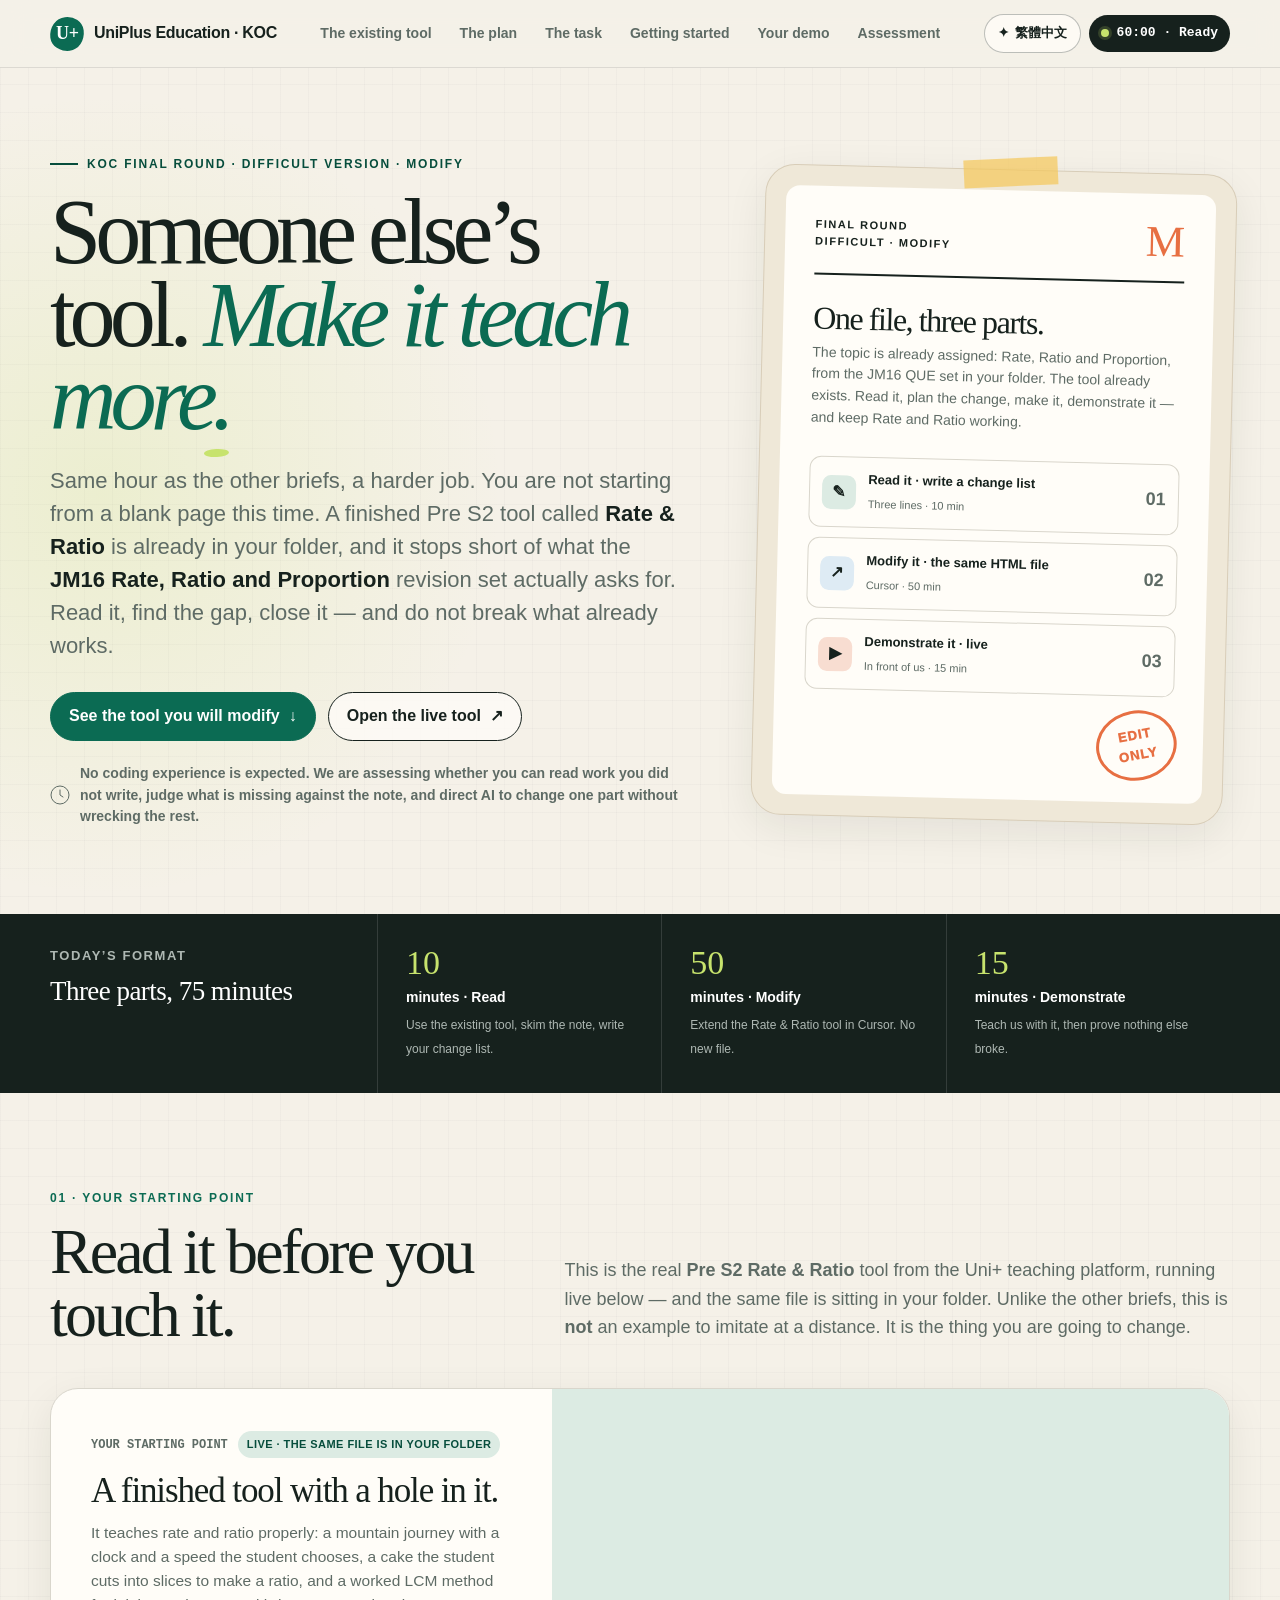
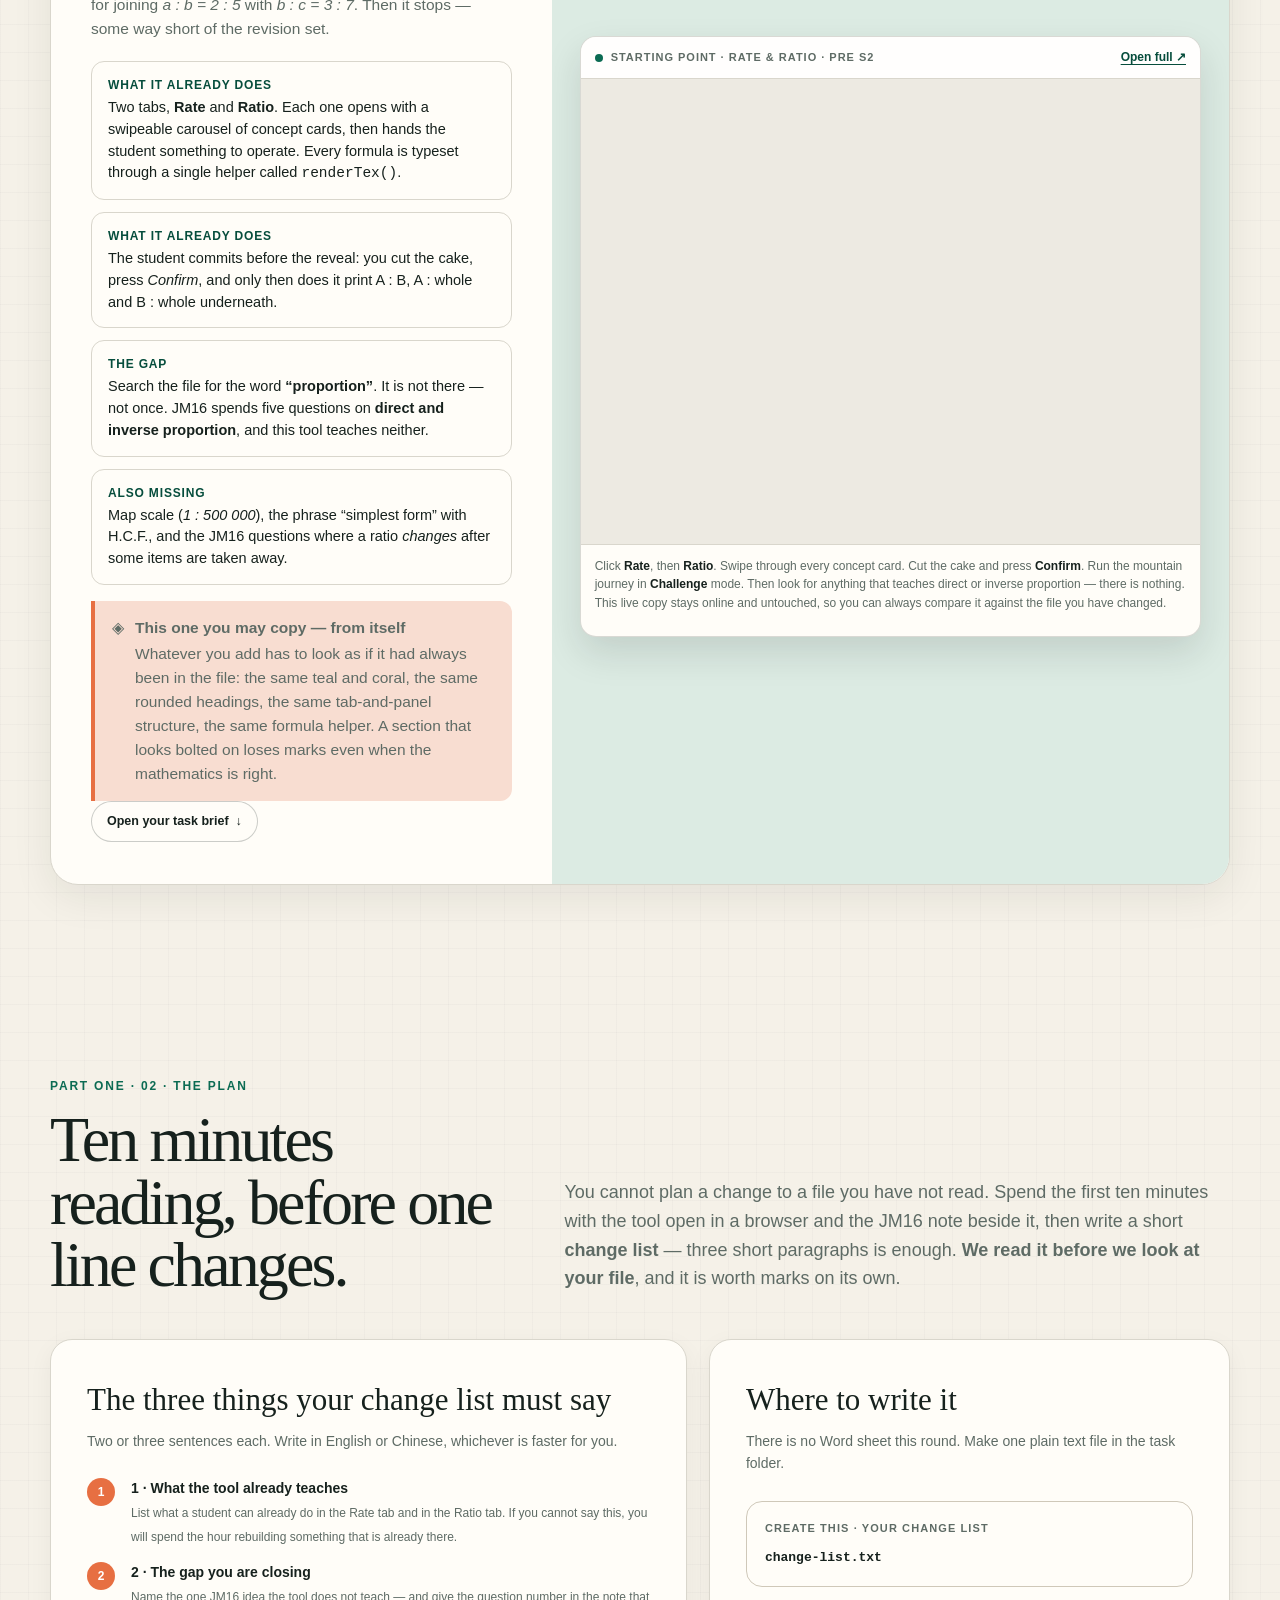
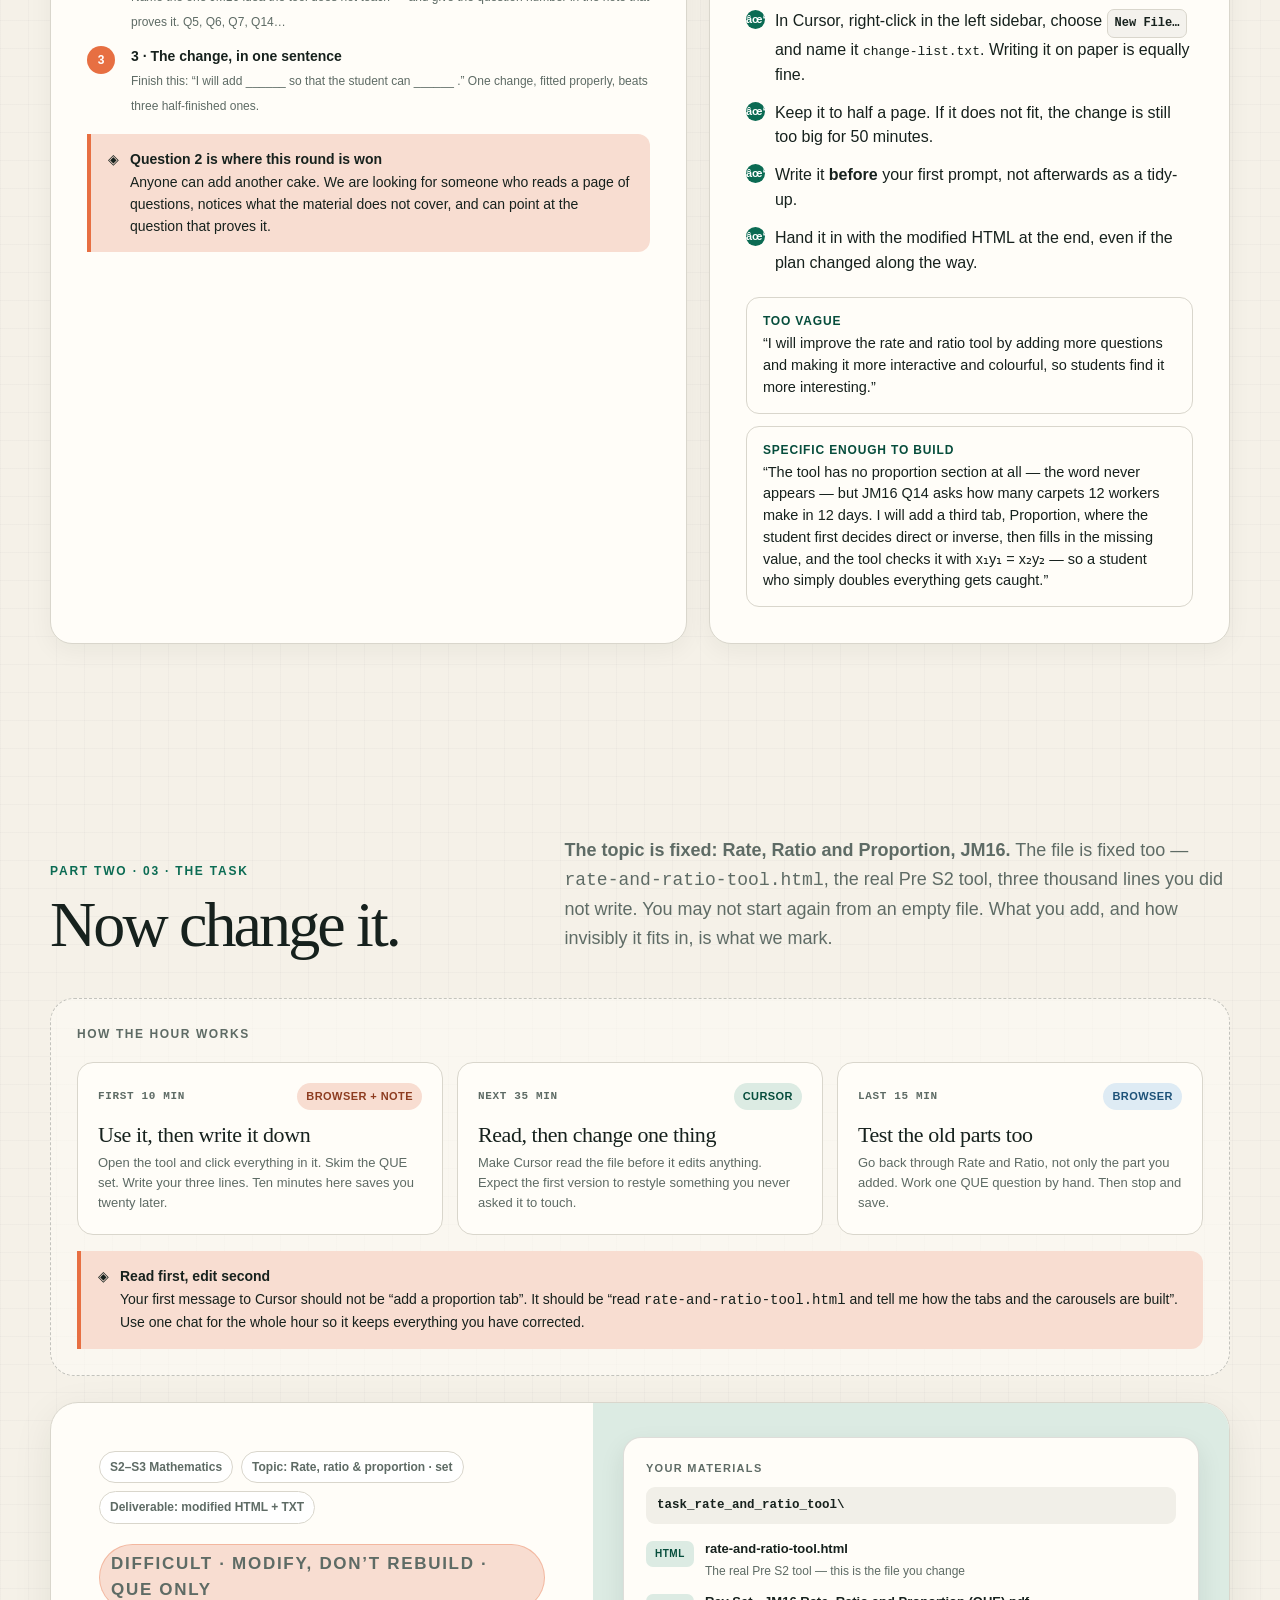
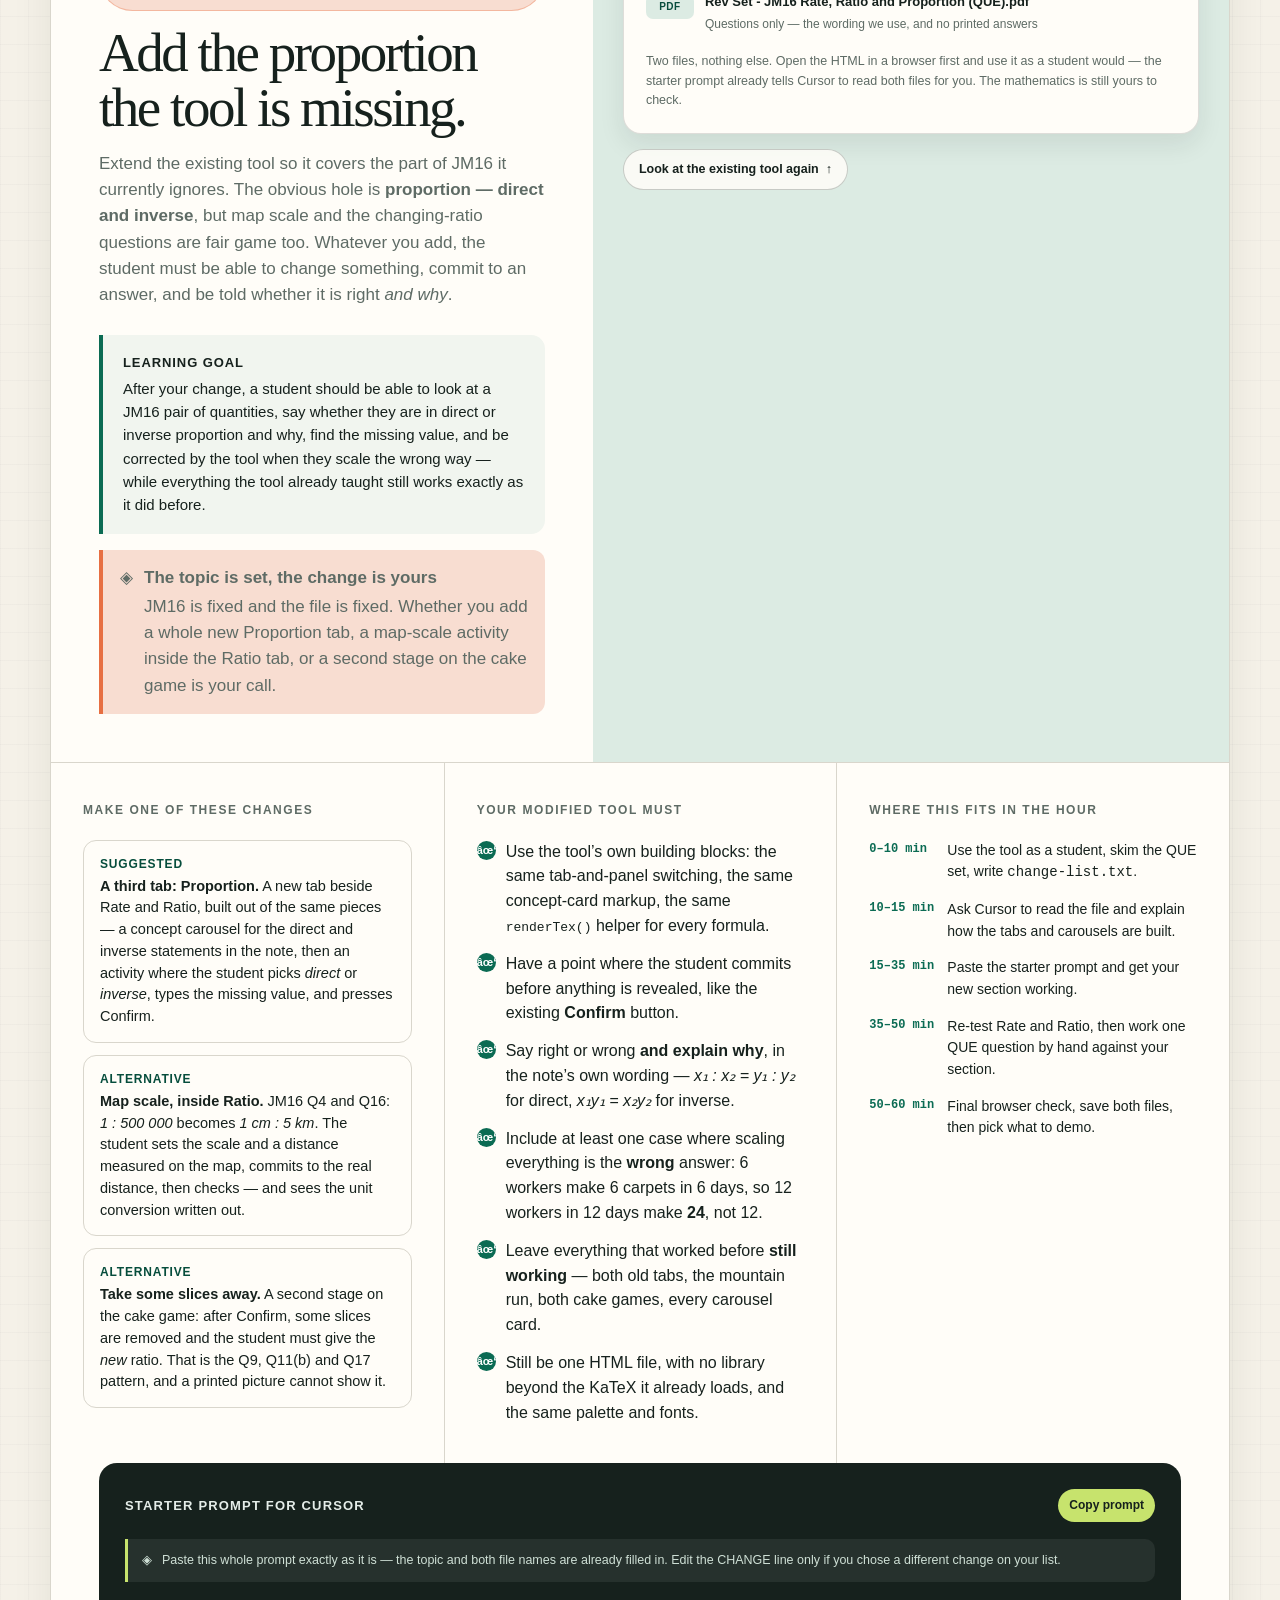
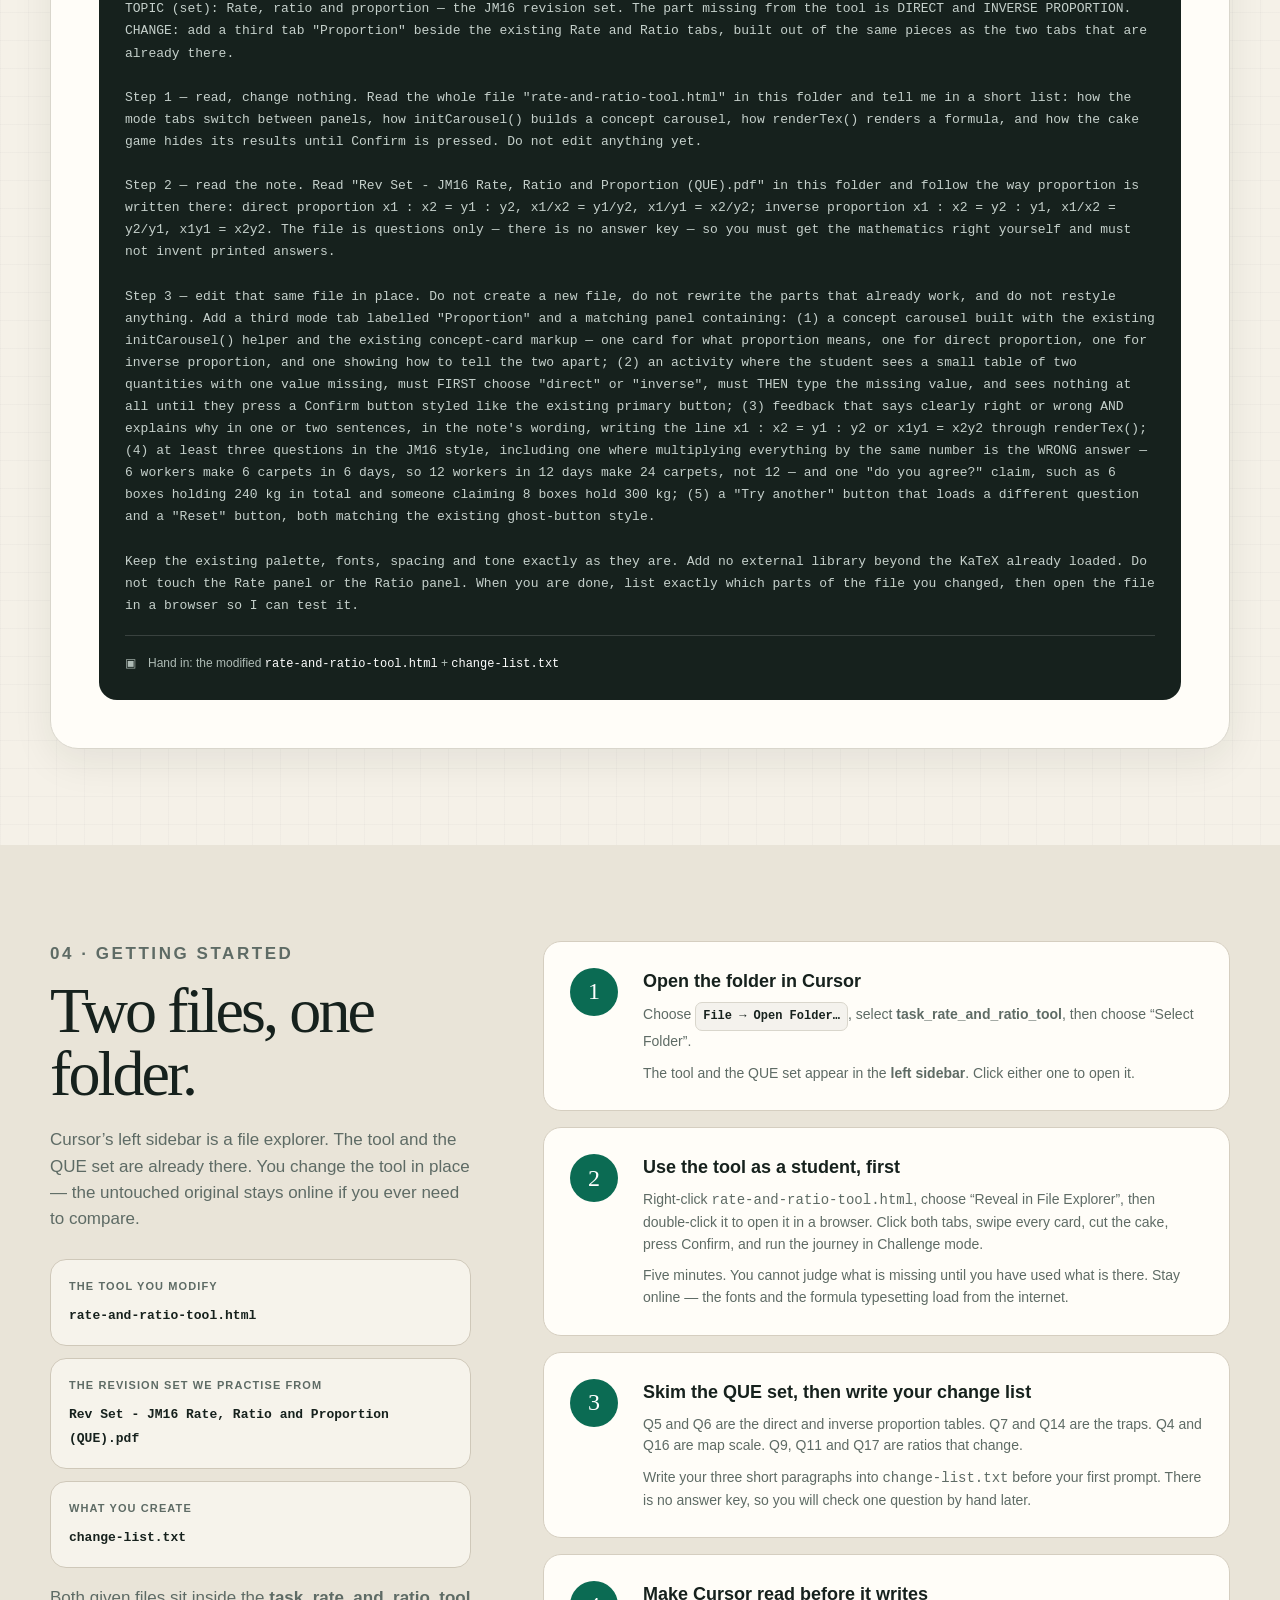
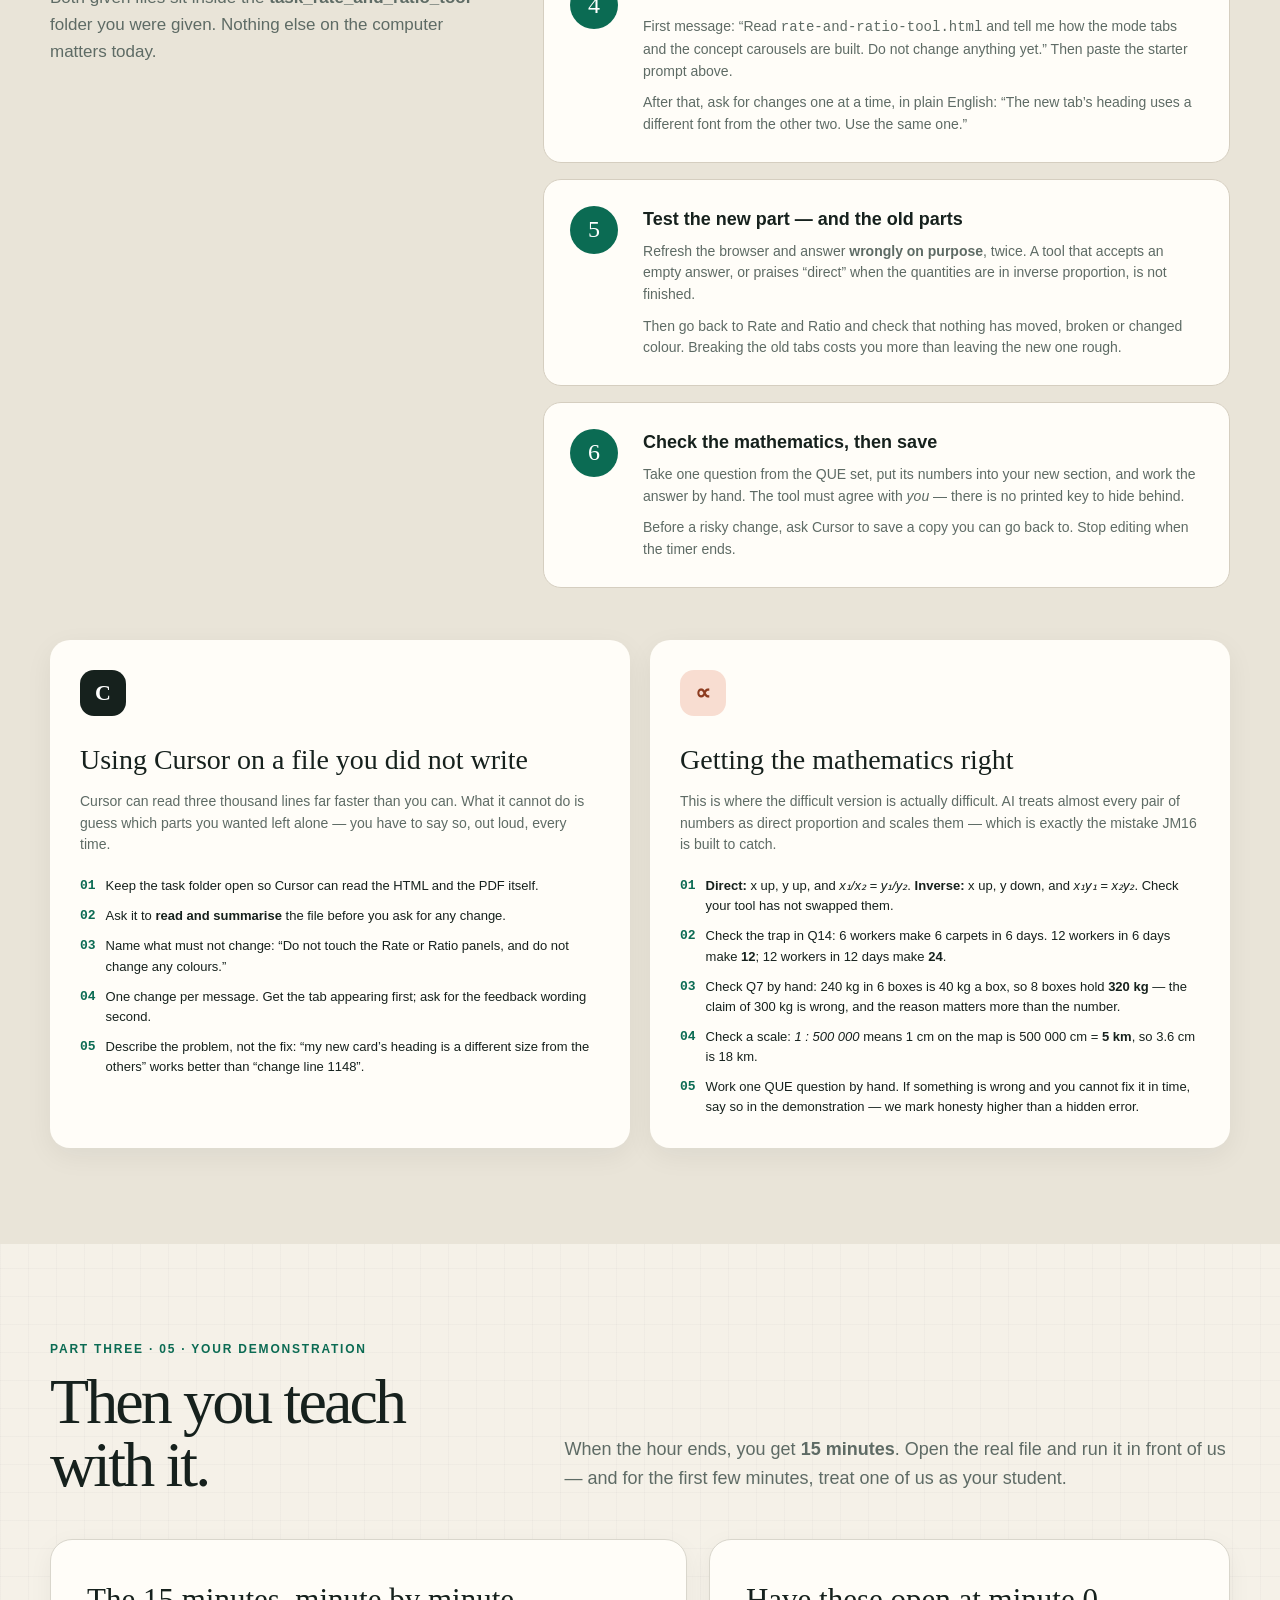
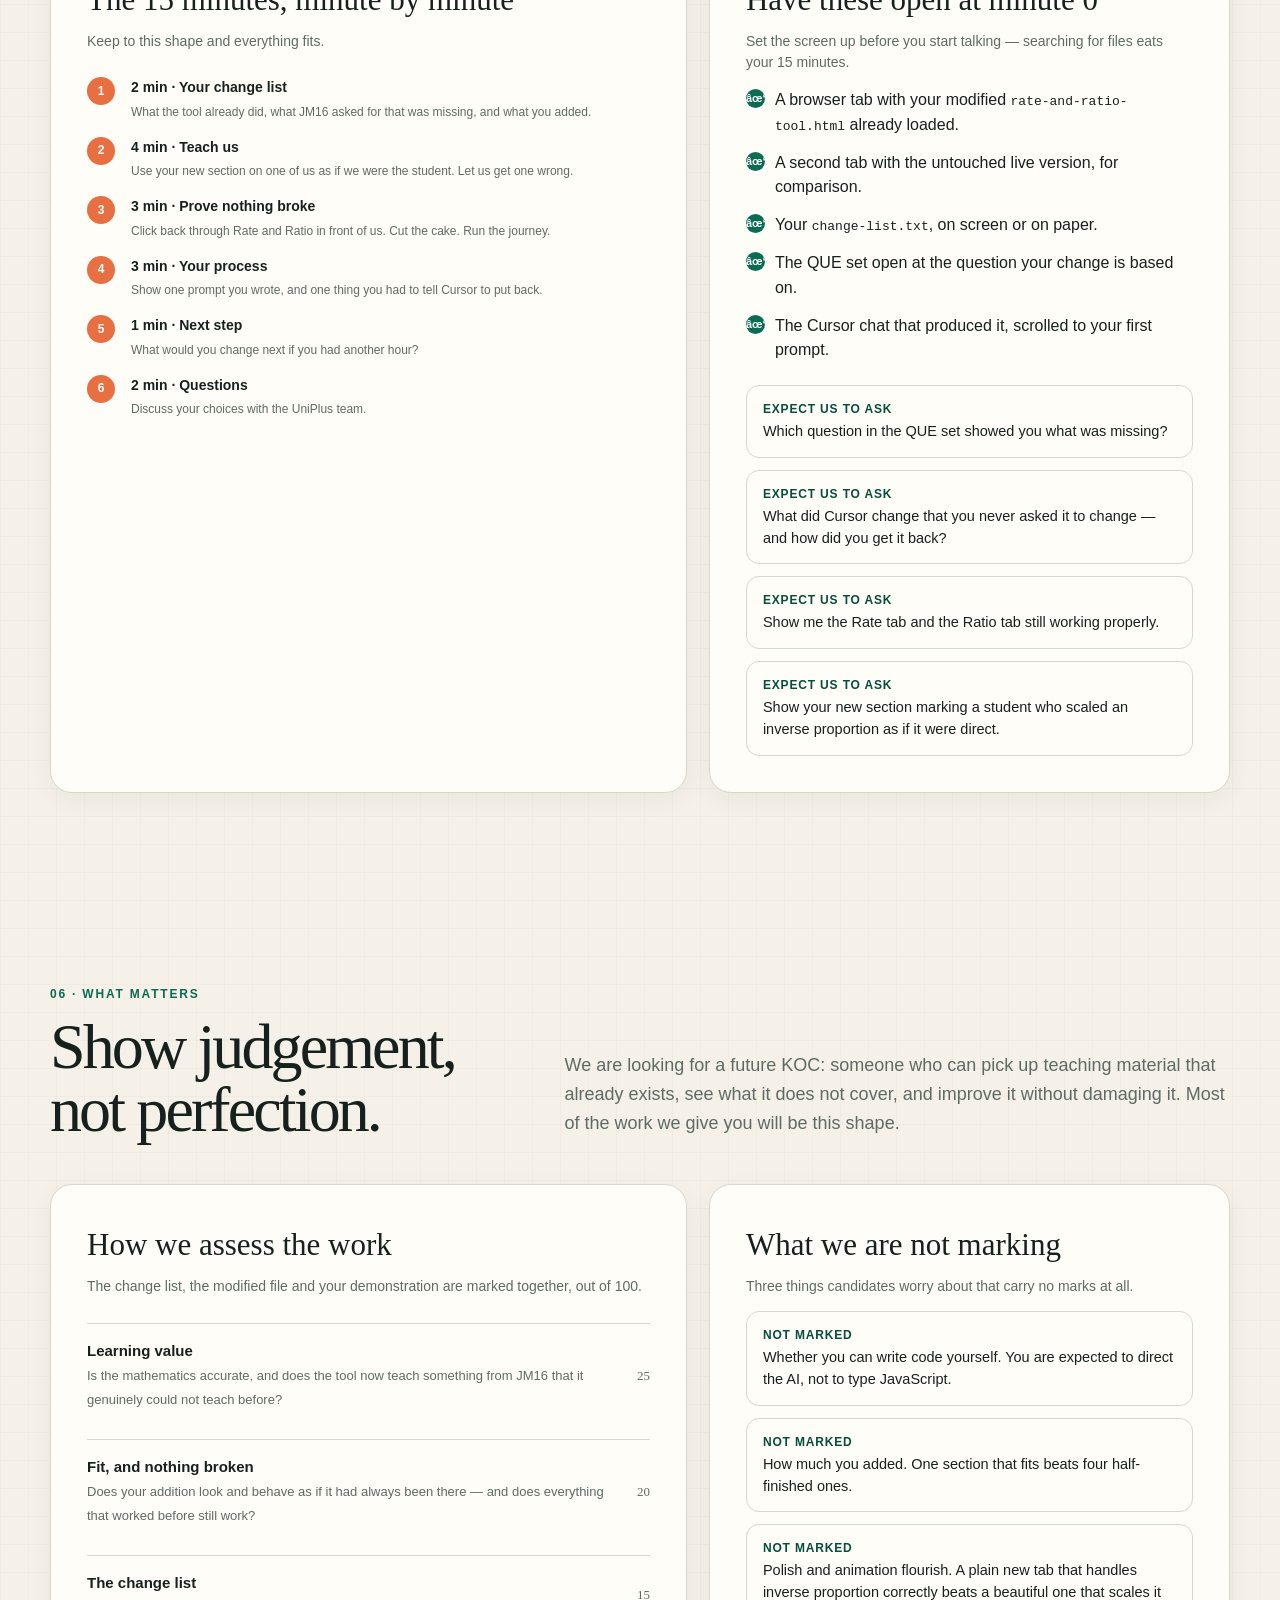
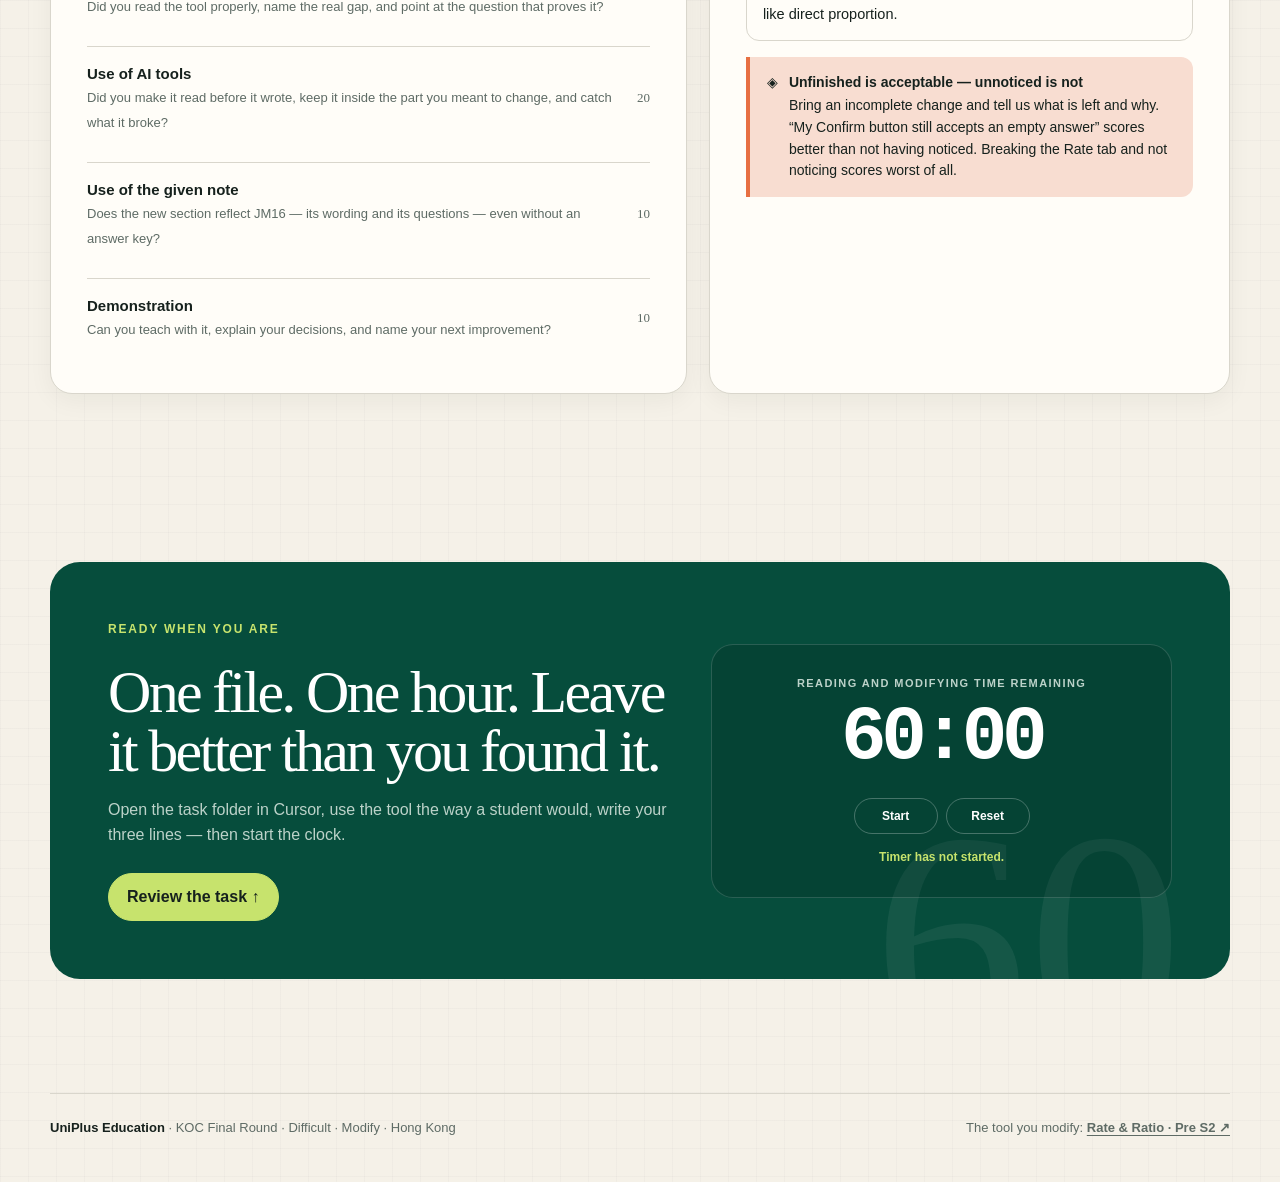
<file: third-round-interview-difficult-rate-ratio/index.html>
<!doctype html>
<html lang="en">
<head>
  <meta charset="utf-8">
  <meta name="viewport" content="width=device-width, initial-scale=1">
  <meta name="description" content="UniPlus Education KOC final round difficult task — read a finished Pre S2 Rate & Ratio tool, find what the JM16 revision set asks for and it does not teach, then extend it in 50 minutes without breaking what already works.">
  <title>UniPlus KOC · Final Round · Difficult · Modify</title>
  <link rel="stylesheet" href="styles.css">
</head>
<body>
  <a class="skip-link" href="#main" data-i18n="skip">Skip to the task</a>

  <header class="topbar">
    <a class="brand" href="#top" aria-label="UniPlus KOC recruitment home">
      <span class="brand-mark" aria-hidden="true"><span>U+</span></span>
      <span class="brand-text">UniPlus Education · KOC</span>
    </a>
    <nav class="nav-links" aria-label="Page sections">
      <a href="#demo" data-i18n="nav.demo">The existing tool</a>
      <a href="#plan" data-i18n="nav.plan">The plan</a>
      <a href="#task" data-i18n="nav.task">The task</a>
      <a href="#setup" data-i18n="nav.setup">Getting started</a>
      <a href="#present" data-i18n="nav.present">Your demo</a>
      <a href="#assessment" data-i18n="nav.assessment">Assessment</a>
    </nav>
    <div class="topbar-actions">
      <button class="lang-toggle" id="langToggle" type="button" lang="zh-Hant" aria-label="切換至繁體中文">
        <span aria-hidden="true">✦</span>
        <span id="langToggleText">繁體中文</span>
      </button>
      <button class="timer-chip" id="timerChip" type="button" aria-label="Jump to the 60 minute timer">
        <span class="timer-dot" aria-hidden="true"></span>
        <span id="timerChipText">60:00 · Ready</span>
      </button>
    </div>
  </header>

  <main id="main">
    <section class="container hero" id="top">
      <div>
        <p class="eyebrow" data-i18n="hero.eyebrow">KOC final round · difficult version · modify</p>
        <h1 data-i18n="hero.h1">Someone else’s tool. <em>Make it teach more.</em></h1>
        <p class="hero-lede" data-i18n="hero.lede">
          Same hour as the other briefs, a harder job. You are not starting from a blank page this
          time. A finished Pre S2 tool called <strong>Rate &amp; Ratio</strong> is already in your
          folder, and it stops short of what the <strong>JM16 Rate, Ratio and Proportion</strong>
          revision set actually asks for. Read it, find the gap, close it — and do not break what
          already works.
        </p>
        <div class="button-row">
          <a class="button primary" href="#demo">
            <span data-i18n="hero.cta1">See the tool you will modify</span>
            <span aria-hidden="true">↓</span>
          </a>
          <a class="button secondary" href="https://unipluseducationact-ctrl.github.io/teaching_platform/Rate_and_Ratio/index.html" target="_blank" rel="noopener">
            <span data-i18n="hero.cta2">Open the live tool</span>
            <span aria-hidden="true">↗</span>
          </a>
        </div>
        <p class="hero-note">
          <svg width="20" height="20" viewBox="0 0 20 20" aria-hidden="true">
            <circle cx="10" cy="10" r="9" fill="none" stroke="currentColor"/>
            <path d="M10 5v5l3 2" fill="none" stroke="currentColor" stroke-linecap="round"/>
          </svg>
          <span data-i18n="hero.note">No coding experience is expected. We are assessing whether you can read work you did not write, judge what is missing against the note, and direct AI to change one part without wrecking the rest.</span>
        </p>
      </div>

      <div class="hero-board" aria-label="Final round difficult modify task sheet illustration">
        <div class="board-sheet">
          <div class="sheet-top">
            <span class="sheet-kicker" data-i18n="sheet.kicker">Final round<br>Difficult · modify</span>
            <span class="sheet-number difficult">M</span>
          </div>
          <h2 class="sheet-title" data-i18n="sheet.title">One file, three parts.</h2>
          <p class="sheet-subtitle" data-i18n="sheet.subtitle">The topic is already assigned: Rate, Ratio and Proportion, from the JM16 QUE set in your folder. The tool already exists. Read it, plan the change, make it, demonstrate it — and keep Rate and Ratio working.</p>
          <div class="sheet-options">
            <div class="sheet-option">
              <span>✎</span>
              <span data-i18n="sheet.opt1"><strong>Read it · write a change list</strong><small>Three lines · 10 min</small></span>
              <b>01</b>
            </div>
            <div class="sheet-option">
              <span>↗</span>
              <span data-i18n="sheet.opt2"><strong>Modify it · the same HTML file</strong><small>Cursor · 50 min</small></span>
              <b>02</b>
            </div>
            <div class="sheet-option">
              <span>▶</span>
              <span data-i18n="sheet.opt3"><strong>Demonstrate it · live</strong><small>In front of us · 15 min</small></span>
              <b>03</b>
            </div>
          </div>
          <div class="sheet-stamp difficult" data-i18n="sheet.stamp">EDIT<br>only</div>
        </div>
      </div>
    </section>

    <section class="format-strip" aria-label="Interview format">
      <div class="container format-grid">
        <div class="format-intro">
          <p data-i18n="format.kicker">Today’s format</p>
          <strong data-i18n="format.total">Three parts, 75 minutes</strong>
        </div>
        <div class="format-item">
          <span>10</span>
          <strong data-i18n="format.1label">minutes · Read</strong>
          <small data-i18n="format.1note">Use the existing tool, skim the note, write your change list.</small>
        </div>
        <div class="format-item">
          <span>50</span>
          <strong data-i18n="format.2label">minutes · Modify</strong>
          <small data-i18n="format.2note">Extend the Rate &amp; Ratio tool in Cursor. No new file.</small>
        </div>
        <div class="format-item">
          <span>15</span>
          <strong data-i18n="format.3label">minutes · Demonstrate</strong>
          <small data-i18n="format.3note">Teach us with it, then prove nothing else broke.</small>
        </div>
      </div>
    </section>

    <section class="section container" id="demo">
      <div class="section-head">
        <div>
          <p class="section-label" data-i18n="demo.label">01 · Your starting point</p>
          <h2 data-i18n="demo.h2">Read it before you touch it.</h2>
        </div>
        <p data-i18n="demo.intro">
          This is the real <strong>Pre S2 Rate &amp; Ratio</strong> tool from the Uni+ teaching
          platform, running live below — and the same file is sitting in your folder. Unlike the other
          briefs, this is <strong>not</strong> an example to imitate at a distance. It is the thing you
          are going to change.
        </p>
      </div>

      <div class="demo-stack">
        <article class="demo-row" id="demo-tool">
          <div class="demo-copy">
            <div class="demo-head">
              <span class="demo-no" data-i18n="demo.tool.no">YOUR STARTING POINT</span>
              <span class="tool-tag cursor" data-i18n="demo.tool.tag">Live · the same file is in your folder</span>
            </div>
            <h3 data-i18n="demo.tool.h3">A finished tool with a hole in it.</h3>
            <p data-i18n="demo.tool.p">
              It teaches rate and ratio properly: a mountain journey with a clock and a speed the
              student chooses, a cake the student cuts into slices to make a ratio, and a worked LCM
              method for joining <em>a : b = 2 : 5</em> with <em>b : c = 3 : 7</em>. Then it stops —
              some way short of the revision set.
            </p>
            <ul class="idea-list" style="margin-top: 20px">
              <li data-i18n="demo.tool.n1"><b>What it already does</b>Two tabs, <strong>Rate</strong> and <strong>Ratio</strong>. Each one opens with a swipeable carousel of concept cards, then hands the student something to operate. Every formula is typeset through a single helper called <code>renderTex()</code>.</li>
              <li data-i18n="demo.tool.n2"><b>What it already does</b>The student commits before the reveal: you cut the cake, press <em>Confirm</em>, and only then does it print A : B, A : whole and B : whole underneath.</li>
              <li data-i18n="demo.tool.n3"><b>The gap</b>Search the file for the word <strong>“proportion”</strong>. It is not there — not once. JM16 spends five questions on <strong>direct and inverse proportion</strong>, and this tool teaches neither.</li>
              <li data-i18n="demo.tool.n4"><b>Also missing</b>Map scale (<em>1 : 500 000</em>), the phrase “simplest form” with H.C.F., and the JM16 questions where a ratio <em>changes</em> after some items are taken away.</li>
            </ul>
            <p class="workflow-hint">
              <span aria-hidden="true">◈</span>
              <span data-i18n="demo.tool.hint">
                <strong>This one you may copy — from itself</strong>
                Whatever you add has to look as if it had always been in the file: the same teal and
                coral, the same rounded headings, the same tab-and-panel structure, the same formula
                helper. A section that looks bolted on loses marks even when the mathematics is right.
              </span>
            </p>
            <a class="jump-link" href="#task"><span data-i18n="demo.tool.jump">Open your task brief</span> <span aria-hidden="true">↓</span></a>
          </div>
          <div class="task-visual tool-visual">
            <div class="example-frame">
              <div class="example-bar">
                <span class="example-label" data-i18n="demo.tool.caption">Starting point · Rate &amp; Ratio · Pre S2</span>
                <a class="example-link" href="https://unipluseducationact-ctrl.github.io/teaching_platform/Rate_and_Ratio/index.html" target="_blank" rel="noopener" data-i18n="common.openfull">Open full ↗</a>
              </div>
              <div class="example-embed cropped rr-tool" data-scale-embed>
                <iframe src="https://unipluseducationact-ctrl.github.io/teaching_platform/Rate_and_Ratio/index.html" title="Your starting point: the Pre S2 Rate and Ratio interactive tool" loading="lazy"></iframe>
              </div>
              <p class="example-note" data-i18n="demo.tool.note">
                Click <strong>Rate</strong>, then <strong>Ratio</strong>. Swipe through every concept
                card. Cut the cake and press <strong>Confirm</strong>. Run the mountain journey in
                <strong>Challenge</strong> mode. Then look for anything that teaches direct or inverse
                proportion — there is nothing. This live copy stays online and untouched, so you can
                always compare it against the file you have changed.
              </p>
            </div>
          </div>
        </article>
      </div>
    </section>

    <section class="section container" id="plan">
      <div class="section-head">
        <div>
          <p class="section-label" data-i18n="plan.label">Part one · 02 · The plan</p>
          <h2 data-i18n="plan.h2">Ten minutes reading, before one line changes.</h2>
        </div>
        <p data-i18n="plan.intro">
          You cannot plan a change to a file you have not read. Spend the first ten minutes with the
          tool open in a browser and the JM16 note beside it, then write a short <strong>change
          list</strong> — three short paragraphs is enough. <strong>We read it before we look at your
          file</strong>, and it is worth marks on its own.
        </p>
      </div>

      <div class="rules-grid">
        <article class="presentation-card">
          <h3 data-i18n="plan.qh3">The three things your change list must say</h3>
          <p class="card-intro" data-i18n="plan.qintro">Two or three sentences each. Write in English or Chinese, whichever is faster for you.</p>
          <ol class="presentation-list">
            <li><div data-i18n="plan.q1"><strong>1 · What the tool already teaches</strong><span>List what a student can already do in the Rate tab and in the Ratio tab. If you cannot say this, you will spend the hour rebuilding something that is already there.</span></div></li>
            <li><div data-i18n="plan.q2"><strong>2 · The gap you are closing</strong><span>Name the one JM16 idea the tool does not teach — and give the question number in the note that proves it. Q5, Q6, Q7, Q14…</span></div></li>
            <li><div data-i18n="plan.q3"><strong>3 · The change, in one sentence</strong><span>Finish this: “I will add ______ so that the student can ______ .” One change, fitted properly, beats three half-finished ones.</span></div></li>
          </ol>
          <p class="workflow-hint">
            <span aria-hidden="true">◈</span>
            <span data-i18n="plan.hint">
              <strong>Question 2 is where this round is won</strong>
              Anyone can add another cake. We are looking for someone who reads a page of questions,
              notices what the material does not cover, and can point at the question that proves it.
            </span>
          </p>
        </article>

        <article class="presentation-card">
          <h3 data-i18n="plan.fileh3">Where to write it</h3>
          <p class="card-intro" data-i18n="plan.fileintro">There is no Word sheet this round. Make one plain text file in the task folder.</p>
          <div class="path-card">
            <span data-i18n="plan.filelabel">Create this · your change list</span>
            <code>change-list.txt</code>
          </div>
          <ul class="requirement-list" style="margin-top: 22px">
            <li data-i18n="plan.f1">In Cursor, right-click in the left sidebar, choose <span class="ui-callout">New File…</span> and name it <code>change-list.txt</code>. Writing it on paper is equally fine.</li>
            <li data-i18n="plan.f2">Keep it to half a page. If it does not fit, the change is still too big for 50 minutes.</li>
            <li data-i18n="plan.f3">Write it <strong>before</strong> your first prompt, not afterwards as a tidy-up.</li>
            <li data-i18n="plan.f4">Hand it in with the modified HTML at the end, even if the plan changed along the way.</li>
          </ul>
          <ul class="idea-list" style="margin-top: 22px">
            <li data-i18n="plan.weak"><b>Too vague</b>“I will improve the rate and ratio tool by adding more questions and making it more interactive and colourful, so students find it more interesting.”</li>
            <li data-i18n="plan.strong"><b>Specific enough to build</b>“The tool has no proportion section at all — the word never appears — but JM16 Q14 asks how many carpets 12 workers make in 12 days. I will add a third tab, Proportion, where the student first decides direct or inverse, then fills in the missing value, and the tool checks it with x₁y₁ = x₂y₂ — so a student who simply doubles everything gets caught.”</li>
          </ul>
        </article>
      </div>
    </section>

    <section class="section container" id="task">
      <div class="section-head">
        <div>
          <p class="section-label" data-i18n="task.label">Part two · 03 · The task</p>
          <h2 data-i18n="task.h2">Now change it.</h2>
        </div>
        <p data-i18n="task.intro">
          <strong>The topic is fixed: Rate, Ratio and Proportion, JM16.</strong> The file is fixed too
          — <code>rate-and-ratio-tool.html</code>, the real Pre S2 tool, three thousand lines you did
          not write. You may not start again from an empty file. What you add, and how invisibly it
          fits in, is what we mark.
        </p>
      </div>

      <div class="workflow">
        <p class="workflow-title" data-i18n="workflow.title">How the hour works</p>
        <div class="workflow-grid">
          <article class="lane">
            <div class="lane-head">
              <span class="lane-no" data-i18n="workflow.lane1">First 10 min</span>
              <span class="tool-tag youmind" data-i18n="workflow.tag1">Browser + note</span>
            </div>
            <h3 data-i18n="workflow.lane1h">Use it, then write it down</h3>
            <p data-i18n="workflow.lane1p">Open the tool and click everything in it. Skim the QUE set. Write your three lines. Ten minutes here saves you twenty later.</p>
          </article>
          <article class="lane">
            <div class="lane-head">
              <span class="lane-no" data-i18n="workflow.lane2">Next 35 min</span>
              <span class="tool-tag cursor" data-i18n="workflow.tag2">Cursor</span>
            </div>
            <h3 data-i18n="workflow.lane2h">Read, then change one thing</h3>
            <p data-i18n="workflow.lane2p">Make Cursor read the file before it edits anything. Expect the first version to restyle something you never asked it to touch.</p>
          </article>
          <article class="lane">
            <div class="lane-head">
              <span class="lane-no" data-i18n="workflow.lane3">Last 15 min</span>
              <span class="tool-tag manim" data-i18n="workflow.tag3">Browser</span>
            </div>
            <h3 data-i18n="workflow.lane3h">Test the old parts too</h3>
            <p data-i18n="workflow.lane3p">Go back through Rate and Ratio, not only the part you added. Work one QUE question by hand. Then stop and save.</p>
          </article>
        </div>
        <p class="workflow-hint">
          <span aria-hidden="true">◈</span>
          <span data-i18n="workflow.hint">
            <strong>Read first, edit second</strong>
            Your first message to Cursor should not be “add a proportion tab”. It should be “read
            <code>rate-and-ratio-tool.html</code> and tell me how the tabs and the carousels are
            built”. Use one chat for the whole hour so it keeps everything you have corrected.
          </span>
        </p>
      </div>

      <article class="task-panel active" id="panel-tool">
        <div class="task-hero">
          <div class="task-copy">
            <div class="task-badges">
              <span class="badge" data-i18n="common.subject">S2–S3 Mathematics</span>
              <span class="badge" data-i18n="task.badge.topic">Topic: Rate, ratio &amp; proportion · set</span>
              <span class="badge" data-i18n="task.badge.deliverable">Deliverable: modified HTML + TXT</span>
            </div>
            <p class="difficult-chip" data-i18n="task.chip">Difficult · modify, don’t rebuild · QUE only</p>
            <h3 data-i18n="task.h3">Add the proportion the tool is missing.</h3>
            <p data-i18n="task.p">
              Extend the existing tool so it covers the part of JM16 it currently ignores. The obvious
              hole is <strong>proportion — direct and inverse</strong>, but map scale and the
              changing-ratio questions are fair game too. Whatever you add, the student must be able
              to change something, commit to an answer, and be told whether it is right
              <em>and why</em>.
            </p>
            <div class="brief-box">
              <strong data-i18n="common.goal">Learning goal</strong>
              <p data-i18n="task.goal">After your change, a student should be able to look at a JM16 pair of quantities, say whether they are in direct or inverse proportion and why, find the missing value, and be corrected by the tool when they scale the wrong way — while everything the tool already taught still works exactly as it did before.</p>
            </div>
            <p class="workflow-hint">
              <span aria-hidden="true">◈</span>
              <span data-i18n="task.hint">
                <strong>The topic is set, the change is yours</strong>
                JM16 is fixed and the file is fixed. Whether you add a whole new Proportion tab, a
                map-scale activity inside the Ratio tab, or a second stage on the cake game is your
                call.
              </span>
            </p>
          </div>
          <div class="task-side tool-visual">
            <div class="materials-card">
              <p class="materials-title" data-i18n="task.materials">Your materials</p>
              <code class="materials-path">task_rate_and_ratio_tool\</code>
              <ul class="materials-list">
                <li>
                  <span>HTML</span>
                  <div><strong>rate-and-ratio-tool.html</strong><small data-i18n="task.file1">The real Pre S2 tool — this is the file you change</small></div>
                </li>
                <li>
                  <span>PDF</span>
                  <div><strong>Rev Set - JM16 Rate, Ratio and Proportion (QUE).pdf</strong><small data-i18n="task.file2">Questions only — the wording we use, and no printed answers</small></div>
                </li>
              </ul>
              <p class="materials-note" data-i18n="task.materialsnote">
                Two files, nothing else. Open the HTML in a browser first and use it as a student
                would — the starter prompt already tells Cursor to read both files for you. The
                mathematics is still yours to check.
              </p>
            </div>
            <a class="jump-link" href="#demo-tool"><span data-i18n="task.seedemo">Look at the existing tool again</span> <span aria-hidden="true">↑</span></a>
          </div>
        </div>
        <div class="task-details three">
          <div class="detail-col">
            <p class="detail-title" data-i18n="task.ideas">Make one of these changes</p>
            <ul class="idea-list">
              <li data-i18n="task.idea1"><b>Suggested</b><strong>A third tab: Proportion.</strong> A new tab beside Rate and Ratio, built out of the same pieces — a concept carousel for the direct and inverse statements in the note, then an activity where the student picks <em>direct</em> or <em>inverse</em>, types the missing value, and presses Confirm.</li>
              <li data-i18n="task.idea2"><b>Alternative</b><strong>Map scale, inside Ratio.</strong> JM16 Q4 and Q16: <em>1 : 500 000</em> becomes <em>1 cm : 5 km</em>. The student sets the scale and a distance measured on the map, commits to the real distance, then checks — and sees the unit conversion written out.</li>
              <li data-i18n="task.idea3"><b>Alternative</b><strong>Take some slices away.</strong> A second stage on the cake game: after Confirm, some slices are removed and the student must give the <em>new</em> ratio. That is the Q9, Q11(b) and Q17 pattern, and a printed picture cannot show it.</li>
            </ul>
          </div>
          <div class="detail-col">
            <p class="detail-title" data-i18n="task.reqtitle">Your modified tool must</p>
            <ul class="requirement-list">
              <li data-i18n="task.req1">Use the tool’s own building blocks: the same tab-and-panel switching, the same concept-card markup, the same <code>renderTex()</code> helper for every formula.</li>
              <li data-i18n="task.req2">Have a point where the student commits before anything is revealed, like the existing <strong>Confirm</strong> button.</li>
              <li data-i18n="task.req3">Say right or wrong <strong>and explain why</strong>, in the note’s own wording — <em>x₁ : x₂ = y₁ : y₂</em> for direct, <em>x₁y₁ = x₂y₂</em> for inverse.</li>
              <li data-i18n="task.req4">Include at least one case where scaling everything is the <strong>wrong</strong> answer: 6 workers make 6 carpets in 6 days, so 12 workers in 12 days make <strong>24</strong>, not 12.</li>
              <li data-i18n="task.req5">Leave everything that worked before <strong>still working</strong> — both old tabs, the mountain run, both cake games, every carousel card.</li>
              <li data-i18n="task.req6">Still be one HTML file, with no library beyond the KaTeX it already loads, and the same palette and fonts.</li>
            </ul>
          </div>
          <div class="detail-col">
            <p class="detail-title" data-i18n="common.timeline">Where this fits in the hour</p>
            <ol class="timeline-list">
              <li><strong>0–10 min</strong><span data-i18n="task.t1">Use the tool as a student, skim the QUE set, write <code>change-list.txt</code>.</span></li>
              <li><strong>10–15 min</strong><span data-i18n="task.t2">Ask Cursor to read the file and explain how the tabs and carousels are built.</span></li>
              <li><strong>15–35 min</strong><span data-i18n="task.t3">Paste the starter prompt and get your new section working.</span></li>
              <li><strong>35–50 min</strong><span data-i18n="task.t4">Re-test Rate and Ratio, then work one QUE question by hand against your section.</span></li>
              <li><strong>50–60 min</strong><span data-i18n="task.t5">Final browser check, save both files, then pick what to demo.</span></li>
            </ol>
          </div>
        </div>
        <div class="prompt-wrap">
          <div class="prompt-card">
            <div class="prompt-head">
              <strong data-i18n="task.prompttitle">Starter prompt for Cursor</strong>
              <button class="copy-button" type="button" data-copy="prompt-tool" data-i18n="common.copy">Copy prompt</button>
            </div>
            <p class="prompt-swap">
              <span aria-hidden="true">◈</span>
              <span data-i18n="task.promptnote">Paste this whole prompt exactly as it is — the topic and both file names are already filled in. Edit the CHANGE line only if you chose a different change on your list.</span>
            </p>
            <pre class="prompt-text" id="prompt-tool">TOPIC (set): Rate, ratio and proportion — the JM16 revision set. The part missing from the tool is DIRECT and INVERSE PROPORTION.
CHANGE: add a third tab "Proportion" beside the existing Rate and Ratio tabs, built out of the same pieces as the two tabs that are already there.

Step 1 — read, change nothing. Read the whole file "rate-and-ratio-tool.html" in this folder and tell me in a short list: how the mode tabs switch between panels, how initCarousel() builds a concept carousel, how renderTex() renders a formula, and how the cake game hides its results until Confirm is pressed. Do not edit anything yet.

Step 2 — read the note. Read "Rev Set - JM16 Rate, Ratio and Proportion (QUE).pdf" in this folder and follow the way proportion is written there: direct proportion x1 : x2 = y1 : y2, x1/x2 = y1/y2, x1/y1 = x2/y2; inverse proportion x1 : x2 = y2 : y1, x1/x2 = y2/y1, x1y1 = x2y2. The file is questions only — there is no answer key — so you must get the mathematics right yourself and must not invent printed answers.

Step 3 — edit that same file in place. Do not create a new file, do not rewrite the parts that already work, and do not restyle anything. Add a third mode tab labelled "Proportion" and a matching panel containing: (1) a concept carousel built with the existing initCarousel() helper and the existing concept-card markup — one card for what proportion means, one for direct proportion, one for inverse proportion, and one showing how to tell the two apart; (2) an activity where the student sees a small table of two quantities with one value missing, must FIRST choose "direct" or "inverse", must THEN type the missing value, and sees nothing at all until they press a Confirm button styled like the existing primary button; (3) feedback that says clearly right or wrong AND explains why in one or two sentences, in the note's wording, writing the line x1 : x2 = y1 : y2 or x1y1 = x2y2 through renderTex(); (4) at least three questions in the JM16 style, including one where multiplying everything by the same number is the WRONG answer — 6 workers make 6 carpets in 6 days, so 12 workers in 12 days make 24 carpets, not 12 — and one "do you agree?" claim, such as 6 boxes holding 240 kg in total and someone claiming 8 boxes hold 300 kg; (5) a "Try another" button that loads a different question and a "Reset" button, both matching the existing ghost-button style.

Keep the existing palette, fonts, spacing and tone exactly as they are. Add no external library beyond the KaTeX already loaded. Do not touch the Rate panel or the Ratio panel. When you are done, list exactly which parts of the file you changed, then open the file in a browser so I can test it.</pre>
            <div class="file-output">
              <span aria-hidden="true">▣</span>
              <span><span data-i18n="common.handin">Hand in:</span> the modified <code>rate-and-ratio-tool.html</code> + <code>change-list.txt</code></span>
            </div>
          </div>
        </div>
      </article>
    </section>

    <section class="section setup-section" id="setup">
      <div class="container">
        <div class="setup-grid">
          <div class="setup-sticky">
            <p class="section-label" data-i18n="setup.label">04 · Getting started</p>
            <h2 data-i18n="setup.h2">Two files, one folder.</h2>
            <p data-i18n="setup.intro">
              Cursor’s left sidebar is a file explorer. The tool and the QUE set are already there.
              You change the tool in place — the untouched original stays online if you ever need to
              compare.
            </p>
            <div class="path-card">
              <span data-i18n="setup.path1">The tool you modify</span>
              <code>rate-and-ratio-tool.html</code>
            </div>
            <div class="path-card">
              <span data-i18n="setup.path2">The revision set we practise from</span>
              <code>Rev Set - JM16 Rate, Ratio and Proportion (QUE).pdf</code>
            </div>
            <div class="path-card">
              <span data-i18n="setup.path3">What you create</span>
              <code>change-list.txt</code>
            </div>
            <p class="path-note" data-i18n="setup.pathnote">
              Both given files sit inside the <strong>task_rate_and_ratio_tool</strong> folder you
              were given. Nothing else on the computer matters today.
            </p>
          </div>

          <div class="step-list">
            <article class="step-card">
              <span class="step-number">1</span>
              <div>
                <h3 data-i18n="setup.s1h">Open the folder in Cursor</h3>
                <p data-i18n="setup.s1a">Choose <span class="ui-callout">File → Open Folder…</span>, select <strong>task_rate_and_ratio_tool</strong>, then choose “Select Folder”.</p>
                <p data-i18n="setup.s1b">The tool and the QUE set appear in the <strong>left sidebar</strong>. Click either one to open it.</p>
              </div>
            </article>
            <article class="step-card">
              <span class="step-number">2</span>
              <div>
                <h3 data-i18n="setup.s2h">Use the tool as a student, first</h3>
                <p data-i18n="setup.s2a">Right-click <code>rate-and-ratio-tool.html</code>, choose “Reveal in File Explorer”, then double-click it to open it in a browser. Click both tabs, swipe every card, cut the cake, press Confirm, and run the journey in Challenge mode.</p>
                <p data-i18n="setup.s2b">Five minutes. You cannot judge what is missing until you have used what is there. Stay online — the fonts and the formula typesetting load from the internet.</p>
              </div>
            </article>
            <article class="step-card">
              <span class="step-number">3</span>
              <div>
                <h3 data-i18n="setup.s3h">Skim the QUE set, then write your change list</h3>
                <p data-i18n="setup.s3a">Q5 and Q6 are the direct and inverse proportion tables. Q7 and Q14 are the traps. Q4 and Q16 are map scale. Q9, Q11 and Q17 are ratios that change.</p>
                <p data-i18n="setup.s3b">Write your three short paragraphs into <code>change-list.txt</code> before your first prompt. There is no answer key, so you will check one question by hand later.</p>
              </div>
            </article>
            <article class="step-card">
              <span class="step-number">4</span>
              <div>
                <h3 data-i18n="setup.s4h">Make Cursor read before it writes</h3>
                <p data-i18n="setup.s4a">First message: “Read <code>rate-and-ratio-tool.html</code> and tell me how the mode tabs and the concept carousels are built. Do not change anything yet.” Then paste the starter prompt above.</p>
                <p data-i18n="setup.s4b">After that, ask for changes one at a time, in plain English: “The new tab’s heading uses a different font from the other two. Use the same one.”</p>
              </div>
            </article>
            <article class="step-card">
              <span class="step-number">5</span>
              <div>
                <h3 data-i18n="setup.s5h">Test the new part — and the old parts</h3>
                <p data-i18n="setup.s5a">Refresh the browser and answer <strong>wrongly on purpose</strong>, twice. A tool that accepts an empty answer, or praises “direct” when the quantities are in inverse proportion, is not finished.</p>
                <p data-i18n="setup.s5b">Then go back to Rate and Ratio and check that nothing has moved, broken or changed colour. Breaking the old tabs costs you more than leaving the new one rough.</p>
              </div>
            </article>
            <article class="step-card">
              <span class="step-number">6</span>
              <div>
                <h3 data-i18n="setup.s6h">Check the mathematics, then save</h3>
                <p data-i18n="setup.s6a">Take one question from the QUE set, put its numbers into your new section, and work the answer by hand. The tool must agree with <em>you</em> — there is no printed key to hide behind.</p>
                <p data-i18n="setup.s6b">Before a risky change, ask Cursor to save a copy you can go back to. Stop editing when the timer ends.</p>
              </div>
            </article>
          </div>
        </div>

        <div class="tool-guide-grid">
          <article class="tool-guide">
            <div class="tool-guide-icon" aria-hidden="true">C</div>
            <h3 data-i18n="guide.cursor.h3">Using Cursor on a file you did not write</h3>
            <p data-i18n="guide.cursor.p">Cursor can read three thousand lines far faster than you can. What it cannot do is guess which parts you wanted left alone — you have to say so, out loud, every time.</p>
            <div class="mini-steps">
              <div class="mini-step"><b>01</b><span data-i18n="guide.cursor.1">Keep the task folder open so Cursor can read the HTML and the PDF itself.</span></div>
              <div class="mini-step"><b>02</b><span data-i18n="guide.cursor.2">Ask it to <strong>read and summarise</strong> the file before you ask for any change.</span></div>
              <div class="mini-step"><b>03</b><span data-i18n="guide.cursor.3">Name what must not change: “Do not touch the Rate or Ratio panels, and do not change any colours.”</span></div>
              <div class="mini-step"><b>04</b><span data-i18n="guide.cursor.4">One change per message. Get the tab appearing first; ask for the feedback wording second.</span></div>
              <div class="mini-step"><b>05</b><span data-i18n="guide.cursor.5">Describe the problem, not the fix: “my new card’s heading is a different size from the others” works better than “change line 1148”.</span></div>
            </div>
          </article>

          <article class="tool-guide">
            <div class="tool-guide-icon" aria-hidden="true">∝</div>
            <h3 data-i18n="guide.maths.h3">Getting the mathematics right</h3>
            <p data-i18n="guide.maths.p">This is where the difficult version is actually difficult. AI treats almost every pair of numbers as direct proportion and scales them — which is exactly the mistake JM16 is built to catch.</p>
            <div class="mini-steps">
              <div class="mini-step"><b>01</b><span data-i18n="guide.maths.1"><strong>Direct:</strong> x up, y up, and <em>x₁/x₂ = y₁/y₂</em>. <strong>Inverse:</strong> x up, y down, and <em>x₁y₁ = x₂y₂</em>. Check your tool has not swapped them.</span></div>
              <div class="mini-step"><b>02</b><span data-i18n="guide.maths.2">Check the trap in Q14: 6 workers make 6 carpets in 6 days. 12 workers in 6 days make <strong>12</strong>; 12 workers in 12 days make <strong>24</strong>.</span></div>
              <div class="mini-step"><b>03</b><span data-i18n="guide.maths.3">Check Q7 by hand: 240 kg in 6 boxes is 40 kg a box, so 8 boxes hold <strong>320 kg</strong> — the claim of 300 kg is wrong, and the reason matters more than the number.</span></div>
              <div class="mini-step"><b>04</b><span data-i18n="guide.maths.4">Check a scale: <em>1 : 500 000</em> means 1 cm on the map is 500 000 cm = <strong>5 km</strong>, so 3.6 cm is 18 km.</span></div>
              <div class="mini-step"><b>05</b><span data-i18n="guide.maths.5">Work one QUE question by hand. If something is wrong and you cannot fix it in time, say so in the demonstration — we mark honesty higher than a hidden error.</span></div>
            </div>
          </article>
        </div>
      </div>
    </section>

    <section class="section container" id="present">
      <div class="section-head">
        <div>
          <p class="section-label" data-i18n="present.label">Part three · 05 · Your demonstration</p>
          <h2 data-i18n="present.h2">Then you teach with it.</h2>
        </div>
        <p data-i18n="present.intro">
          When the hour ends, you get <strong>15 minutes</strong>. Open the real file and run it in
          front of us — and for the first few minutes, treat one of us as your student.
        </p>
      </div>

      <div class="rules-grid">
        <article class="presentation-card">
          <h3 data-i18n="present.runh3">The 15 minutes, minute by minute</h3>
          <p class="card-intro" data-i18n="present.runintro">Keep to this shape and everything fits.</p>
          <ol class="presentation-list">
            <li><div data-i18n="present.r1"><strong>2 min · Your change list</strong><span>What the tool already did, what JM16 asked for that was missing, and what you added.</span></div></li>
            <li><div data-i18n="present.r2"><strong>4 min · Teach us</strong><span>Use your new section on one of us as if we were the student. Let us get one wrong.</span></div></li>
            <li><div data-i18n="present.r3"><strong>3 min · Prove nothing broke</strong><span>Click back through Rate and Ratio in front of us. Cut the cake. Run the journey.</span></div></li>
            <li><div data-i18n="present.r4"><strong>3 min · Your process</strong><span>Show one prompt you wrote, and one thing you had to tell Cursor to put back.</span></div></li>
            <li><div data-i18n="present.r5"><strong>1 min · Next step</strong><span>What would you change next if you had another hour?</span></div></li>
            <li><div data-i18n="present.r6"><strong>2 min · Questions</strong><span>Discuss your choices with the UniPlus team.</span></div></li>
          </ol>
        </article>

        <article class="presentation-card">
          <h3 data-i18n="present.openh3">Have these open at minute 0</h3>
          <p class="card-intro" data-i18n="present.openintro">Set the screen up before you start talking — searching for files eats your 15 minutes.</p>
          <ul class="requirement-list">
            <li data-i18n="present.o1">A browser tab with your modified <code>rate-and-ratio-tool.html</code> already loaded.</li>
            <li data-i18n="present.o2">A second tab with the untouched live version, for comparison.</li>
            <li data-i18n="present.o3">Your <code>change-list.txt</code>, on screen or on paper.</li>
            <li data-i18n="present.o4">The QUE set open at the question your change is based on.</li>
            <li data-i18n="present.o5">The Cursor chat that produced it, scrolled to your first prompt.</li>
          </ul>
          <ul class="idea-list" style="margin-top: 22px">
            <li data-i18n="present.q1"><b>Expect us to ask</b>Which question in the QUE set showed you what was missing?</li>
            <li data-i18n="present.q2"><b>Expect us to ask</b>What did Cursor change that you never asked it to change — and how did you get it back?</li>
            <li data-i18n="present.q3"><b>Expect us to ask</b>Show me the Rate tab and the Ratio tab still working properly.</li>
            <li data-i18n="present.q4"><b>Expect us to ask</b>Show your new section marking a student who scaled an inverse proportion as if it were direct.</li>
          </ul>
        </article>
      </div>
    </section>

    <section class="section container" id="assessment">
      <div class="section-head">
        <div>
          <p class="section-label" data-i18n="assess.label">06 · What matters</p>
          <h2 data-i18n="assess.h2">Show judgement, not perfection.</h2>
        </div>
        <p data-i18n="assess.intro">
          We are looking for a future KOC: someone who can pick up teaching material that already
          exists, see what it does not cover, and improve it without damaging it. Most of the work we
          give you will be this shape.
        </p>
      </div>

      <div class="rules-grid">
        <article class="rubric-card">
          <h3 data-i18n="assess.rubrich3">How we assess the work</h3>
          <p class="card-intro" data-i18n="assess.rubricintro">The change list, the modified file and your demonstration are marked together, out of 100.</p>
          <div class="rubric-list">
            <div class="rubric-row">
              <div data-i18n="assess.row1"><strong>Learning value</strong><span>Is the mathematics accurate, and does the tool now teach something from JM16 that it genuinely could not teach before?</span></div>
              <span class="score">25</span>
            </div>
            <div class="rubric-row">
              <div data-i18n="assess.row2"><strong>Fit, and nothing broken</strong><span>Does your addition look and behave as if it had always been there — and does everything that worked before still work?</span></div>
              <span class="score">20</span>
            </div>
            <div class="rubric-row">
              <div data-i18n="assess.row3"><strong>The change list</strong><span>Did you read the tool properly, name the real gap, and point at the question that proves it?</span></div>
              <span class="score">15</span>
            </div>
            <div class="rubric-row">
              <div data-i18n="assess.row4"><strong>Use of AI tools</strong><span>Did you make it read before it wrote, keep it inside the part you meant to change, and catch what it broke?</span></div>
              <span class="score">20</span>
            </div>
            <div class="rubric-row">
              <div data-i18n="assess.row5"><strong>Use of the given note</strong><span>Does the new section reflect JM16 — its wording and its questions — even without an answer key?</span></div>
              <span class="score">10</span>
            </div>
            <div class="rubric-row">
              <div data-i18n="assess.row6"><strong>Demonstration</strong><span>Can you teach with it, explain your decisions, and name your next improvement?</span></div>
              <span class="score">10</span>
            </div>
          </div>
        </article>

        <article class="presentation-card">
          <h3 data-i18n="assess.noth3">What we are not marking</h3>
          <p class="card-intro" data-i18n="assess.notintro">Three things candidates worry about that carry no marks at all.</p>
          <ul class="idea-list">
            <li data-i18n="assess.not1"><b>Not marked</b>Whether you can write code yourself. You are expected to direct the AI, not to type JavaScript.</li>
            <li data-i18n="assess.not2"><b>Not marked</b>How much you added. One section that fits beats four half-finished ones.</li>
            <li data-i18n="assess.not3"><b>Not marked</b>Polish and animation flourish. A plain new tab that handles inverse proportion correctly beats a beautiful one that scales it like direct proportion.</li>
          </ul>
          <p class="workflow-hint">
            <span aria-hidden="true">◈</span>
            <span data-i18n="assess.unfinished">
              <strong>Unfinished is acceptable — unnoticed is not</strong>
              Bring an incomplete change and tell us what is left and why. “My Confirm button still
              accepts an empty answer” scores better than not having noticed. Breaking the Rate tab
              and not noticing scores worst of all.
            </span>
          </p>
        </article>
      </div>
    </section>

    <section class="section tight container" id="start">
      <div class="ready-card">
        <div class="ready-copy">
          <p class="section-label" style="color: var(--lime)" data-i18n="ready.label">Ready when you are</p>
          <h2 data-i18n="ready.h2">One file. One hour. Leave it better than you found it.</h2>
          <p data-i18n="ready.p">
            Open the task folder in Cursor, use the tool the way a student would, write your three
            lines — then start the clock.
          </p>
          <a class="button primary" href="#task" data-i18n="ready.cta">Review the task ↑</a>
        </div>
        <div class="countdown" aria-live="polite">
          <p class="countdown-label" data-i18n="ready.timerlabel">Reading and modifying time remaining</p>
          <div class="countdown-time" id="countdownTime">60:00</div>
          <div class="timer-controls">
            <button class="timer-button" id="startTimer" type="button">Start</button>
            <button class="timer-button" id="resetTimer" type="button" data-i18n="btn.reset">Reset</button>
          </div>
          <p class="timer-message" id="timerMessage">Timer has not started.</p>
        </div>
      </div>
    </section>
  </main>

  <footer>
    <div class="container footer-inner">
      <span data-i18n="footer.left"><strong>UniPlus Education</strong> · KOC Final Round · Difficult · Modify · Hong Kong</span>
      <span data-i18n="footer.right">The tool you modify: <a href="https://unipluseducationact-ctrl.github.io/teaching_platform/Rate_and_Ratio/index.html" target="_blank" rel="noopener">Rate &amp; Ratio · Pre S2 ↗</a></span>
    </div>
  </footer>

  <div class="toast" id="toast" role="status" aria-live="polite"></div>

  <script>
    (function () {
      "use strict";

      // Traditional Chinese layer. English stays in the markup and is snapshotted
      // on load, so only the Chinese side is listed here. Inline tags inside a
      // value must match the English markup they replace.
      const ZH = {
        "skip": '跳至任務內容',
        "nav.demo": '現有工具',
        "nav.plan": '構思計劃',
        "nav.task": '任務簡介',
        "nav.setup": '開始之前',
        "nav.present": '你的示範',
        "nav.assessment": '評分標準',

        "hero.eyebrow": 'KOC 最終面試 · 困難版 · 修改現有作品',
        "hero.h1": '別人做的工具。<em>把它教得更多。</em>',
        "hero.lede": '時間與其他簡介相同，但工作更難。這次你不是從空白頁開始。你的資料夾內已有一個完成品——中二預備班的 <strong>Rate &amp; Ratio</strong> 工具，而它所教的，距離 <strong>JM16 比、比率與比例</strong>溫習卷的要求還差一截。讀懂它、找出缺口、把缺口補上——而且不可以弄壞原本正常的部分。',
        "hero.cta1": '先看你要修改的工具',
        "hero.cta2": '開啟線上版工具',
        "hero.note": '我們不要求你有編程經驗。我們評估的是：你能否讀懂不是自己寫的東西、能否對照筆記判斷缺了什麼，以及能否指揮 AI 只改一部分而不破壞其餘。',

        "sheet.kicker": '最終面試<br>困難版 · 修改',
        "sheet.title": '一個檔案，三個部分。',
        "sheet.subtitle": '課題已經指定：比、比率與比例，取自你資料夾內的 JM16 QUE 溫習卷。工具已經存在。先讀懂，再計劃，然後修改，最後示範——而 Rate 和 Ratio 必須照樣運作。',
        "sheet.opt1": '<strong>讀懂它 · 寫下修改清單</strong><small>三段 · 10 分鐘</small>',
        "sheet.opt2": '<strong>修改它 · 同一個 HTML 檔</strong><small>Cursor · 50 分鐘</small>',
        "sheet.opt3": '<strong>示範 · 現場演示</strong><small>在我們面前 · 15 分鐘</small>',
        "sheet.stamp": '只准<br>修改',

        "format.kicker": '今日流程',
        "format.total": '三個部分，共 75 分鐘',
        "format.1label": '分鐘 · 閱讀',
        "format.1note": '親自玩一次現有工具，翻閱筆記，寫下修改清單。',
        "format.2label": '分鐘 · 修改',
        "format.2note": '用 Cursor 擴充現有的 Rate &amp; Ratio 工具，不准另開新檔。',
        "format.3label": '分鐘 · 示範',
        "format.3note": '用你的工具教我們，然後證明其他部分沒有壞掉。',

        "demo.label": '01 · 你的起點',
        "demo.h2": '先讀懂，才動手。',
        "demo.intro": '以下是 Uni+ 教學平台上真實的<strong>中二預備班 Rate &amp; Ratio</strong> 工具，正在下方運行——同一個檔案就放在你的資料夾內。與其他簡介不同，這<strong>不是</strong>一個讓你遠距離參考的示範，而是你即將動手修改的東西。',
        "common.openfull": '開啟完整版 ↗',

        "demo.tool.no": '你的起點',
        "demo.tool.tag": '線上版 · 同一個檔案在你資料夾內',
        "demo.tool.h3": '一個完成品，但中間有個洞。',
        "demo.tool.p": '它把比率和比教得不錯：一段有時鐘、可自選速度的登山路程；一個讓學生自行切件、砌出比的蛋糕；還有用最小公倍數把 <em>a : b = 2 : 5</em> 和 <em>b : c = 3 : 7</em> 合併的完整示範。然後它就停了——距離溫習卷還差一段。',
        "demo.tool.n1": '<b>它已經做到的</b>兩個分頁：<strong>Rate</strong> 和 <strong>Ratio</strong>。每個分頁先用可左右滑動的概念卡開場，然後給學生一樣可以動手操作的東西。所有公式都經同一個叫 <code>renderTex()</code> 的輔助函式排版。',
        "demo.tool.n2": '<b>它已經做到的</b>學生要先作答才看到結果：切好蛋糕、按 <em>Confirm</em>，之後才會在下方列出 A : B、A : 全個、B : 全個。',
        "demo.tool.n3": '<b>缺口所在</b>在檔案內搜尋 <strong>“proportion”</strong> 一字。一次都沒有出現。JM16 用了五條題目講<strong>正比與反比</strong>，而這個工具兩者都沒有教。',
        "demo.tool.n4": '<b>同樣欠缺</b>地圖比例尺（<em>1 : 500 000</em>）、「最簡形式」與 H.C.F. 這個說法，以及 JM16 那些「拿走一部分之後，比<em>改變了</em>」的題目。',
        "demo.tool.hint": '<strong>這一次，你可以照抄——抄它自己</strong>你加進去的東西，必須看起來像本來就在檔案裡：同樣的藍綠與珊瑚紅、同樣的圓潤標題、同樣的分頁與面板結構、同樣的公式輔助函式。即使數學正確，一個看起來像硬貼上去的區塊同樣會失分。',
        "demo.tool.jump": '打開你的任務簡介',
        "demo.tool.caption": '起點 · Rate &amp; Ratio · 中二預備班',
        "demo.tool.note": '按一下 <strong>Rate</strong>，再按 <strong>Ratio</strong>。把每張概念卡滑完。切蛋糕，然後按 <strong>Confirm</strong>。用 <strong>Challenge</strong> 模式跑一次登山路程。之後找一找有沒有任何地方教正比或反比——一處都沒有。這個線上版會保持原樣，所以你隨時可以拿它與你改過的檔案對照。',

        "plan.label": '第一部分 · 02 · 構思計劃',
        "plan.h2": '先用十分鐘讀，一行都未改之前。',
        "plan.intro": '沒讀過的檔案，是無法計劃怎樣改的。頭十分鐘請一邊在瀏覽器開著工具，一邊翻開 JM16 筆記，然後寫一份簡短的<strong>修改清單</strong>——三小段就夠。<strong>我們會先讀它，才看你的檔案</strong>，而它本身也佔分數。',
        "plan.qh3": '修改清單必須寫清的三件事',
        "plan.qintro": '每項答兩三句就夠。用中文或英文都可以，哪個快就用哪個。',
        "plan.q1": '<strong>1 · 這個工具現在教到什麼</strong><span>列出學生在 Rate 分頁和 Ratio 分頁已經可以做到的事。如果你講不出來，你會花一小時重做一樣本來就有的東西。</span>',
        "plan.q2": '<strong>2 · 你要補的缺口</strong><span>指出工具沒有教、而 JM16 有的那一個概念——並寫出筆記中足以證明的題號。Q5、Q6、Q7、Q14……</span>',
        "plan.q3": '<strong>3 · 你要做的改動，一句講完</strong><span>把這句補完：「我會加入 ______，好讓學生能夠 ______ 。」一個改動做得妥貼，勝過三個半成品。</span>',
        "plan.hint": '<strong>第 2 條是這一輪的勝負所在</strong>再加一個蛋糕，人人都做得到。我們要找的是：能讀完一頁題目、看出教材沒有覆蓋什麼，並能指出證據在哪一題的人。',
        "plan.fileh3": '寫在哪裡',
        "plan.fileintro": '這一輪沒有 Word 計劃紙。在任務資料夾內開一個純文字檔就好。',
        "plan.filelabel": '請自行建立 · 你的修改清單',
        "plan.f1": '在 Cursor 左邊側邊欄按右鍵，選 <span class="ui-callout">New File…</span>，命名為 <code>change-list.txt</code>。寫在紙上同樣接受。',
        "plan.f2": '保持半頁以內。如果寫不完，這個改動對 50 分鐘來說仍然太大。',
        "plan.f3": '要在寫第一個提示語<strong>之前</strong>寫好，不是事後補寫。',
        "plan.f4": '最後連同改好的 HTML 一併提交，即使計劃在過程中變過也要交。',
        "plan.weak": '<b>太空泛</b>「我會改良這個比率和比的工具，加多些題目，做得更互動、更多顏色，令學生覺得更有趣。」',
        "plan.strong": '<b>具體到可以動手做</b>「這個工具完全沒有比例的部分——連 proportion 一字都沒出現過——但 JM16 第 14 題問 12 個工人 12 日可以做多少張地毯。我會加一個第三分頁 Proportion，學生先判斷正比還是反比，再填出欠缺的數值，工具用 x₁y₁ = x₂y₂ 核對——於是只會把所有數字乘二的學生會被抓出來。」',

        "task.label": '第二部分 · 03 · 任務簡介',
        "task.h2": '現在動手改。',
        "task.intro": '<strong>課題已固定：比、比率與比例，JM16。</strong>檔案同樣固定——<code>rate-and-ratio-tool.html</code>，真實的中二預備班工具，三千行你沒有寫過的內容。你不可以另開空白檔案重做。你加了什麼、以及融合得有多自然，正是我們評分的地方。',

        "workflow.title": '這一小時怎樣運作',
        "workflow.lane1": '頭 10 分鐘',
        "workflow.tag1": '瀏覽器 + 筆記',
        "workflow.lane1h": '先親自玩，再寫下來',
        "workflow.lane1p": '打開工具，把裡面每樣東西都按一次。快速翻閱 QUE 卷。寫好你的三段。這十分鐘能為你省下之後二十分鐘。',
        "workflow.lane2": '接著 35 分鐘',
        "workflow.tag2": 'Cursor',
        "workflow.lane2h": '先讀，再改一件事',
        "workflow.lane2p": '先要 Cursor 讀完檔案，才讓它動手。要預期第一個版本會擅自改掉你從未要求它碰的樣式。',
        "workflow.lane3": '最後 15 分鐘',
        "workflow.tag3": '瀏覽器',
        "workflow.lane3h": '舊的部分也要測試',
        "workflow.lane3p": '回頭把 Rate 和 Ratio 走一遍，不只測你新加的部分。親手做一條 QUE 題。然後停手儲存。',
        "workflow.hint": '<strong>先讀，後改</strong>你給 Cursor 的第一句話不應該是「加一個 proportion 分頁」，而應該是「讀一讀 <code>rate-and-ratio-tool.html</code>，告訴我分頁和概念卡是怎樣做的」。整個小時用同一個對話，它才會記得你修正過的所有內容。',

        "common.subject": '中二至中三數學',
        "common.goal": '學習目標',
        "common.timeline": '這一小時如何分配',
        "common.copy": '複製提示語',
        "common.handin": '提交：',
        "btn.reset": '重設',

        "task.badge.topic": '課題：比、比率與比例 · 已指定',
        "task.badge.deliverable": '交付格式：改好的 HTML + TXT',
        "task.chip": '困難版 · 只准修改不准重做 · 只有題目',
        "task.h3": '把工具缺少的「比例」補上。',
        "task.p": '擴充現有工具，讓它覆蓋 JM16 當中它目前完全忽略的部分。最明顯的洞是<strong>比例——正比與反比</strong>，但地圖比例尺和「比會改變」那類題目同樣可以。無論你加什麼，學生都必須可以更改某些東西、先作答，然後知道自己對或錯<em>以及原因</em>。',
        "task.goal": '改完之後，學生應該能看著 JM16 那種兩組數量，說出它們是正比還是反比以及理由，算出欠缺的數值，並在方向搞錯時被工具指正——而工具原本教到的一切，仍然與之前完全一樣地運作。',
        "task.hint": '<strong>課題已定，改動由你決定</strong>JM16 是固定的，檔案也是固定的。至於你要加一整個新的 Proportion 分頁、在 Ratio 分頁內加一個地圖比例尺活動，還是在蛋糕遊戲後加第二階段，由你決定。',
        "task.materials": '你的教材',
        "task.file1": '真實的中二預備班工具——這就是你要改的檔案',
        "task.file2": '只有題目——我們使用的用語，沒有印好的答案',
        "task.materialsnote": '只有兩個檔案，沒有其他。先在瀏覽器打開那個 HTML，像學生一樣用一次——起始提示語已經叫 Cursor 幫你讀這兩份檔案。數學仍然要你自己核對。',
        "task.seedemo": '再看一次現有工具',
        "task.ideas": '從以下選一項改動',
        "task.idea1": '<b>建議</b><strong>第三個分頁：Proportion。</strong>在 Rate 和 Ratio 旁邊加一個新分頁，用同樣的零件砌成——先用概念卡講筆記裡正比與反比的寫法，然後一個活動：學生先選<em>正比</em>或<em>反比</em>，再填出欠缺的數值，然後按 Confirm。',
        "task.idea2": '<b>其他選擇</b><strong>地圖比例尺，放進 Ratio。</strong>JM16 第 4 及第 16 題：<em>1 : 500 000</em> 化成 <em>1 cm : 5 km</em>。讓學生自行設定比例尺和圖上距離，先作答實際距離，然後核對——並看到單位換算逐步寫出來。',
        "task.idea3": '<b>其他選擇</b><strong>拿走幾件。</strong>在蛋糕遊戲後加第二階段：按 Confirm 之後拿走幾件，學生要說出<em>新的</em>比。這正是第 9、11(b) 及 17 題的模式，而印在紙上的圖做不到這件事。',
        "task.reqtitle": '改好的工具必須',
        "task.req1": '使用工具本身的零件：同樣的分頁與面板切換、同樣的概念卡結構、所有公式同樣經 <code>renderTex()</code> 排版。',
        "task.req2": '有一個位置讓學生在看到任何結果之前必須先作答，就像現有的 <strong>Confirm</strong> 按鈕。',
        "task.req3": '說明對或錯，<strong>並解釋原因</strong>，用筆記本身的寫法——正比用 <em>x₁ : x₂ = y₁ : y₂</em>，反比用 <em>x₁y₁ = x₂y₂</em>。',
        "task.req4": '至少包含一個「把所有數字一齊乘大」會<strong>答錯</strong>的例子：6 個工人 6 日做 6 張地毯，所以 12 個工人 12 日做 <strong>24</strong> 張，不是 12 張。',
        "task.req5": '讓原本正常的一切<strong>照樣正常</strong>——兩個舊分頁、登山路程、兩個蛋糕遊戲、每一張概念卡。',
        "task.req6": '仍然是單一 HTML 檔案，除了它本來已載入的 KaTeX 之外不加任何程式庫，配色與字體不變。',
        "task.t1": '像學生一樣用一次工具，翻閱 QUE 卷，寫好 <code>change-list.txt</code>。',
        "task.t2": '請 Cursor 讀完檔案，並講解分頁和概念卡是怎樣做的。',
        "task.t3": '貼上起始提示語，把你新加的部分做到可以運作。',
        "task.t4": '重新測試 Rate 和 Ratio，然後親手做一條 QUE 題核對你新加的部分。',
        "task.t5": '最後在瀏覽器檢查一次，儲存兩個檔案，然後決定示範哪部分。',
        "task.prompttitle": 'Cursor 的起始提示語',
        "task.promptnote": '整段照樣貼上即可——課題和兩個檔案名稱已經填好，提示語保持英文。只有當你在清單上選了另一項改動時，才需要改動 CHANGE 那一行。',

        "setup.label": '04 · 開始之前',
        "setup.h2": '兩個檔案，一個資料夾。',
        "setup.intro": 'Cursor 左邊的側邊欄就是檔案總管。工具和 QUE 卷已經放好。你直接在原檔上修改——未改動的原版一直在線上，需要時可以對照。',
        "setup.path1": '你要修改的工具',
        "setup.path2": '我們用來操練的溫習卷',
        "setup.path3": '你要自行建立的檔案',
        "setup.pathnote": '以上兩份給你的檔案都在你收到的 <strong>task_rate_and_ratio_tool</strong> 資料夾內。今天電腦上其他東西一概不用理。',
        "setup.s1h": '在 Cursor 開啟資料夾',
        "setup.s1a": '選 <span class="ui-callout">File → Open Folder…</span>，選擇 <strong>task_rate_and_ratio_tool</strong>，然後按「Select Folder」。',
        "setup.s1b": '工具和 QUE 卷會在<strong>左邊側邊欄</strong>出現，按任何一份即可打開。',
        "setup.s2h": '先像學生一樣用一次',
        "setup.s2a": '在 <code>rate-and-ratio-tool.html</code> 上按右鍵，選「Reveal in File Explorer」，然後雙擊在瀏覽器打開。按兩個分頁、滑完每張卡、切蛋糕、按 Confirm，並用 Challenge 模式跑一次路程。',
        "setup.s2b": '花五分鐘。沒有用過現有的東西，就無法判斷缺了什麼。請保持連線——字體和公式排版是從網上載入的。',
        "setup.s3h": '翻閱 QUE 卷，然後寫修改清單',
        "setup.s3a": '第 5、6 題是正比和反比的表格。第 7、14 題是陷阱。第 4、16 題是地圖比例尺。第 9、11、17 題是會改變的比。',
        "setup.s3b": '在寫第一個提示語之前，把三小段寫進 <code>change-list.txt</code>。沒有答案，所以稍後你要親手核對一題。',
        "setup.s4h": '先要 Cursor 讀，才讓它寫',
        "setup.s4a": '第一句：「讀一讀 <code>rate-and-ratio-tool.html</code>，告訴我分頁和概念卡是怎樣做的。先不要改任何東西。」然後才貼上上面的起始提示語。',
        "setup.s4b": '之後用淺白說法提出修改，一次講一項：「新分頁的標題字體和另外兩個不同，改成一樣。」',
        "setup.s5h": '測試新的部分——以及舊的部分',
        "setup.s5a": '重新載入瀏覽器，然後<strong>故意答錯</strong>兩次。一個空白答案也接受、或在反比時仍然讚你選「正比」的工具，並未完成。',
        "setup.s5b": '之後回到 Rate 和 Ratio，確認沒有東西移位、壞掉或變色。弄壞舊分頁的代價，比新分頁做得粗糙大得多。',
        "setup.s6h": '核對數學，然後儲存',
        "setup.s6a": '從 QUE 卷選一條題目，把數字套進你新加的部分，親手算一次。工具必須與<em>你</em>一致——沒有印好的答案可以躲。',
        "setup.s6b": '在提出風險較高的修改之前，叫 Cursor 先存一個可以回退的副本。計時器一到就停手。',

        "guide.cursor.h3": '用 Cursor 改別人的檔案',
        "guide.cursor.p": 'Cursor 讀三千行比你快得多。它做不到的是猜出哪些部分你想保持原樣——每一次都要你親口說明。',
        "guide.cursor.1": '保持開著任務資料夾，讓 Cursor 可以自己讀那個 HTML 和那份 PDF。',
        "guide.cursor.2": '在提出任何改動之前，先叫它<strong>讀完並總結</strong>整個檔案。',
        "guide.cursor.3": '講明什麼不准改：「不要碰 Rate 和 Ratio 面板，也不要改任何顏色。」',
        "guide.cursor.4": '一個訊息只提一項改動。先讓分頁出現，之後才處理回饋的措辭。',
        "guide.cursor.5": '描述問題而不是解法：「我新加那張卡的標題字級和其他卡不同」比「改第 1148 行」有效得多。',
        "guide.maths.h3": '把數學做對',
        "guide.maths.p": '困難版真正難的地方在這裡。AI 幾乎會把任何兩組數字都當成正比直接放大——而這正是 JM16 專門要抓的錯。',
        "guide.maths.1": '<strong>正比：</strong>x 增 y 增，而 <em>x₁/x₂ = y₁/y₂</em>。<strong>反比：</strong>x 增 y 減，而 <em>x₁y₁ = x₂y₂</em>。檢查你的工具有沒有把兩者掉亂。',
        "guide.maths.2": '核對第 14 題的陷阱：6 個工人 6 日做 6 張地毯。12 個工人 6 日做 <strong>12</strong> 張；12 個工人 12 日做 <strong>24</strong> 張。',
        "guide.maths.3": '親手核對第 7 題：6 個箱裝 240 kg，即每箱 40 kg，所以 8 個箱裝 <strong>320 kg</strong>——聲稱 300 kg 是錯的，而理由比數字更重要。',
        "guide.maths.4": '核對比例尺：<em>1 : 500 000</em> 代表圖上 1 cm 等於 500 000 cm = <strong>5 km</strong>，所以 3.6 cm 就是 18 km。',
        "guide.maths.5": '親手做一條 QUE 題。如果有錯而你來不及修好，就在示範時說出來——我們給誠實的分數，高於一個被隱藏的錯誤。',

        "present.label": '第三部分 · 05 · 你的示範',
        "present.h2": '然後用它來教。',
        "present.intro": '一小時結束後，你有 <strong>15 分鐘</strong>。請直接打開真正的檔案，在我們面前執行——而頭幾分鐘，請把我們其中一人當成你的學生。',
        "present.runh3": '15 分鐘怎樣分配',
        "present.runintro": '按這個架構走，時間就剛剛好。',
        "present.r1": '<strong>2 分鐘 · 你的修改清單</strong><span>工具原本教到什麼、JM16 要求而它缺少什麼，以及你加了什麼。</span>',
        "present.r2": '<strong>4 分鐘 · 教我們</strong><span>把我們其中一人當學生，用你新加的部分教一次。讓我們答錯一次。</span>',
        "present.r3": '<strong>3 分鐘 · 證明沒有弄壞</strong><span>在我們面前把 Rate 和 Ratio 再走一遍。切蛋糕。跑一次路程。</span>',
        "present.r4": '<strong>3 分鐘 · 你的過程</strong><span>展示你寫過的一段提示語，以及你不得不叫 Cursor 還原的一項改動。</span>',
        "present.r5": '<strong>1 分鐘 · 下一步</strong><span>如果再多一小時，你會先改哪一部分？</span>',
        "present.r6": '<strong>2 分鐘 · 提問</strong><span>與 UniPlus 團隊討論你的選擇。</span>',
        "present.openh3": '第 0 分鐘就要開好這幾樣',
        "present.openintro": '開口之前先把畫面準備好——臨場找檔案會吃掉你的 15 分鐘。',
        "present.o1": '一個已經載入你改好的 <code>rate-and-ratio-tool.html</code> 的瀏覽器分頁。',
        "present.o2": '第二個分頁，開著未改動的線上版，方便對照。',
        "present.o3": '你的 <code>change-list.txt</code>，螢幕上或紙本都可以。',
        "present.o4": 'QUE 卷已翻到你的改動所依據的那一條題目。',
        "present.o5": '產出這份作品的 Cursor 對話，並捲動到你的第一個提示語。',
        "present.q1": '<b>預期我們會問</b>QUE 卷的哪一條題目，讓你看出缺了什麼？',
        "present.q2": '<b>預期我們會問</b>Cursor 擅自改了什麼你沒要求的東西，你怎樣把它還原？',
        "present.q3": '<b>預期我們會問</b>示範一下 Rate 分頁和 Ratio 分頁仍然正常運作。',
        "present.q4": '<b>預期我們會問</b>示範你新加的部分，如何批改一個把反比當成正比來放大的學生。',

        "assess.label": '06 · 我們重視什麼',
        "assess.h2": '我們看判斷力，不看完美。',
        "assess.intro": '我們在找一位未來的 KOC：能接手已經存在的教材，看出它未覆蓋什麼，並在不弄壞它的前提下加以改善。我們日後交給你的工作，多數是這個形狀。',
        "assess.rubrich3": '我們如何評分',
        "assess.rubricintro": '修改清單、改好的檔案連同你的示範一併評分，總分 100。',
        "assess.row1": '<strong>學習價值</strong><span>數學是否準確？工具現在是否真的教到一樣它以前教不到的 JM16 內容？</span>',
        "assess.row2": '<strong>融合度與沒有弄壞</strong><span>你加的部分是否像本來就在那裡？原本正常的一切是否仍然正常？</span>',
        "assess.row3": '<strong>修改清單</strong><span>你是否認真讀過那個工具、指出真正的缺口，並點出足以證明的題目？</span>',
        "assess.row4": '<strong>AI 工具運用</strong><span>你是否先叫它讀才讓它寫、把它限制在你想改的範圍內，並抓到它弄壞的地方？</span>',
        "assess.row5": '<strong>教材運用</strong><span>新加的部分是否反映 JM16——它的用語和題目——即使沒有答案？</span>',
        "assess.row6": '<strong>示範</strong><span>你能否用它來教、解釋自己的決定，並說出下一步的改善方向？</span>',
        "assess.noth3": '我們不會評分的部分',
        "assess.notintro": '應徵者最常擔心、但其實完全不計分的三件事。',
        "assess.not1": '<b>不計分</b>你是否會親手寫程式。我們期望你指揮 AI，而不是自己打 JavaScript。',
        "assess.not2": '<b>不計分</b>你加了多少東西。一個融合得好的區塊，勝過四個半成品。',
        "assess.not3": '<b>不計分</b>畫面精緻度和動畫花巧。一個樸素但正確處理反比的新分頁，勝過一個漂亮卻把反比當正比放大的版本。',
        "assess.unfinished": '<strong>未完成可以接受，未察覺不可以</strong>把未完成的改動帶來，並告訴我們哪部分未做以及原因。「我的 Confirm 按鈕仍然接受空白答案」比毫無察覺得分更高。弄壞了 Rate 分頁而完全不知道，是最差的一種。',

        "ready.label": '準備好就開始',
        "ready.h2": '一個檔案。一小時。讓它比你接手時更好。',
        "ready.p": '在 Cursor 開啟任務資料夾，像學生一樣用一次這個工具，寫好你的三段——然後開始計時。',
        "ready.cta": '重看任務簡介 ↑',
        "ready.timerlabel": '剩餘閱讀及修改時間',

        "footer.left": '<strong>UniPlus Education</strong> · KOC 最終面試 · 困難版 · 修改 · 香港',
        "footer.right": '你要修改的工具：<a href="https://unipluseducationact-ctrl.github.io/teaching_platform/Rate_and_Ratio/index.html" target="_blank" rel="noopener">Rate &amp; Ratio · 中二預備班 ↗</a>'
      };

      // Strings the script writes at runtime, so they cannot live in the markup.
      const RUNTIME = {
        en: {
          "title": "UniPlus KOC · Final Round · Difficult · Modify",
          "title.running": " · UniPlus KOC Modify",
          "chip.running": " · Running",
          "chip.ready": " · Ready",
          "chip.aria": "Jump to the 60 minute timer",
          "btn.start": "Start",
          "btn.pause": "Pause",
          "btn.resume": "Resume",
          "btn.restart": "Restart",
          "btn.copied": "Copied!",
          "msg.notstarted": "Timer has not started.",
          "msg.inprogress": "Reading time — use the tool and write your change list first.",
          "msg.paused": "Timer paused.",
          "msg.reset": "Timer reset and ready.",
          "msg.time": "Time. Save both files and begin part three, your demonstration.",
          "toast.done": "Reading and modifying time is complete.",
          "toast.copied": "Starter prompt copied.",
          "ms.plan": "Ten minutes gone — your change list should be written. Ask Cursor to read the file now.",
          "ms.half": "Half the hour gone — your new section should be on screen, even if it is rough.",
          "ms.ten": "Ten minutes left — go back and test the Rate and Ratio tabs.",
          "ms.five": "Five minutes left — stop editing, save both files and open them for the demonstration."
        },
        zh: {
          "title": "UniPlus KOC · 最終面試 · 困難版 · 修改",
          "title.running": " · UniPlus KOC 修改版",
          "chip.running": " · 進行中",
          "chip.ready": " · 準備就緒",
          "chip.aria": "跳至 60 分鐘計時器",
          "btn.start": "開始",
          "btn.pause": "暫停",
          "btn.resume": "繼續",
          "btn.restart": "重新開始",
          "btn.copied": "已複製！",
          "msg.notstarted": "計時器尚未開始。",
          "msg.inprogress": "閱讀時間——先用一次工具，寫好修改清單。",
          "msg.paused": "計時器已暫停。",
          "msg.reset": "計時器已重設，準備就緒。",
          "msg.time": "時間到。儲存兩個檔案，開始第三部分：你的示範。",
          "toast.done": "閱讀及修改時間已結束。",
          "toast.copied": "已複製起始提示語。",
          "ms.plan": "已過十分鐘——修改清單應該寫好了。現在叫 Cursor 讀那個檔案。",
          "ms.half": "一小時已過一半——你新加的部分應該已在畫面上，即使仍然粗糙。",
          "ms.ten": "剩十分鐘——回頭測試 Rate 和 Ratio 分頁。",
          "ms.five": "剩五分鐘——停止修改，儲存兩個檔案並打開它們準備示範。"
        }
      };

      let lang = "en";
      const englishMarkup = new Map();
      document.querySelectorAll("[data-i18n]").forEach((el) => englishMarkup.set(el, el.innerHTML));

      function t(key) {
        return RUNTIME[lang][key] || RUNTIME.en[key];
      }

      const toast = document.getElementById("toast");
      let toastTimeout;

      function showToast(message) {
        toast.textContent = message;
        toast.classList.add("show");
        clearTimeout(toastTimeout);
        toastTimeout = setTimeout(() => toast.classList.remove("show"), 2200);
      }

      // The cropped embed renders at a fixed logical width so the crop stays
      // exact; this keeps it fitted to whatever width the column has.
      const scaledEmbeds = Array.from(document.querySelectorAll("[data-scale-embed]"));

      function fitScaledEmbeds() {
        scaledEmbeds.forEach((embed) => {
          const base = parseFloat(getComputedStyle(embed).getPropertyValue("--embed-w"));
          if (!base || !embed.clientWidth) return;
          embed.style.setProperty("--embed-scale", (embed.clientWidth / base).toFixed(4));
        });
      }

      if (scaledEmbeds.length) {
        fitScaledEmbeds();
        if (typeof ResizeObserver === "function") {
          const observer = new ResizeObserver(fitScaledEmbeds);
          scaledEmbeds.forEach((embed) => observer.observe(embed));
        } else {
          window.addEventListener("resize", fitScaledEmbeds);
        }
      }

      document.querySelectorAll("[data-copy]").forEach((button) => {
        button.addEventListener("click", async () => {
          const target = document.getElementById(button.dataset.copy);
          const text = target.textContent.trim();
          try {
            await navigator.clipboard.writeText(text);
          } catch (error) {
            const selection = window.getSelection();
            const range = document.createRange();
            range.selectNodeContents(target);
            selection.removeAllRanges();
            selection.addRange(range);
            try {
              document.execCommand("copy");
            } finally {
              selection.removeAllRanges();
            }
          }
          const oldLabel = button.textContent;
          button.textContent = t("btn.copied");
          showToast(t("toast.copied"));
          setTimeout(() => { button.textContent = oldLabel; }, 1600);
        });
      });

      const timerChip = document.getElementById("timerChip");
      const timerChipText = document.getElementById("timerChipText");
      const countdownTime = document.getElementById("countdownTime");
      const startButton = document.getElementById("startTimer");
      const resetButton = document.getElementById("resetTimer");
      const timerMessage = document.getElementById("timerMessage");
      const totalSeconds = 60 * 60;
      const milestones = {
        3000: "ms.plan",
        1800: "ms.half",
        600: "ms.ten",
        300: "ms.five"
      };
      let secondsRemaining = totalSeconds;
      let timerId = null;
      // Held as keys so the language toggle can re-render whatever is on screen.
      let buttonKey = "btn.start";
      let messageKey = "msg.notstarted";

      function setButton(key) {
        buttonKey = key;
        startButton.textContent = t(key);
      }

      function setMessage(key) {
        messageKey = key;
        timerMessage.textContent = t(key);
      }

      function formatTime(seconds) {
        const minutes = Math.floor(seconds / 60);
        const remainder = seconds % 60;
        return String(minutes).padStart(2, "0") + ":" + String(remainder).padStart(2, "0");
      }

      function renderTimer() {
        const time = formatTime(secondsRemaining);
        countdownTime.textContent = time;
        timerChipText.textContent = time + t(timerId ? "chip.running" : "chip.ready");
        document.title = timerId ? time + t("title.running") : t("title");
      }

      function stopTimer() {
        clearInterval(timerId);
        timerId = null;
        timerChip.classList.remove("running");
        setButton(secondsRemaining === totalSeconds ? "btn.start" : "btn.resume");
        renderTimer();
      }

      function startTimer() {
        if (timerId) {
          stopTimer();
          setMessage("msg.paused");
          return;
        }

        if (secondsRemaining <= 0) secondsRemaining = totalSeconds;
        timerChip.classList.add("running");
        setButton("btn.pause");
        setMessage("msg.inprogress");

        timerId = setInterval(() => {
          secondsRemaining -= 1;
          renderTimer();
          if (milestones[secondsRemaining]) {
            setMessage(milestones[secondsRemaining]);
            showToast(t(milestones[secondsRemaining]));
          }
          if (secondsRemaining <= 0) {
            stopTimer();
            setButton("btn.restart");
            setMessage("msg.time");
            showToast(t("toast.done"));
          }
        }, 1000);

        renderTimer();
      }

      startButton.addEventListener("click", startTimer);
      resetButton.addEventListener("click", () => {
        stopTimer();
        secondsRemaining = totalSeconds;
        setButton("btn.start");
        setMessage("msg.reset");
        renderTimer();
      });

      timerChip.addEventListener("click", () => {
        document.getElementById("start").scrollIntoView({ behavior: "smooth" });
      });

      const langToggle = document.getElementById("langToggle");
      const langToggleText = document.getElementById("langToggleText");

      function applyLanguage(next) {
        lang = next === "zh" ? "zh" : "en";
        const chinese = lang === "zh";
        document.documentElement.lang = chinese ? "zh-Hant" : "en";

        englishMarkup.forEach((html, el) => {
          const translated = ZH[el.dataset.i18n];
          el.innerHTML = chinese && translated ? translated : html;
        });

        langToggleText.textContent = chinese ? "English" : "繁體中文";
        langToggle.setAttribute("lang", chinese ? "en" : "zh-Hant");
        langToggle.setAttribute("aria-label", chinese ? "Switch to English" : "切換至繁體中文");
        timerChip.setAttribute("aria-label", t("chip.aria"));
        setButton(buttonKey);
        setMessage(messageKey);
        renderTimer();

        try {
          localStorage.setItem("koc-lang-modify", lang);
        } catch (error) {
          // Private mode or a file:// origin with storage blocked; the toggle
          // still works for this visit.
        }
      }

      langToggle.addEventListener("click", () => applyLanguage(lang === "zh" ? "en" : "zh"));

      // ?lang=zh wins over the remembered choice, so the Chinese brief can be
      // linked to directly.
      let requested = null;
      try {
        requested = new URLSearchParams(window.location.search).get("lang");
      } catch (error) {
        requested = null;
      }

      if (!requested) {
        try {
          requested = localStorage.getItem("koc-lang-modify");
        } catch (error) {
          requested = null;
        }
      }

      applyLanguage(requested === "zh" ? "zh" : "en");
    }());
  </script>
</body>
</html>
</file>
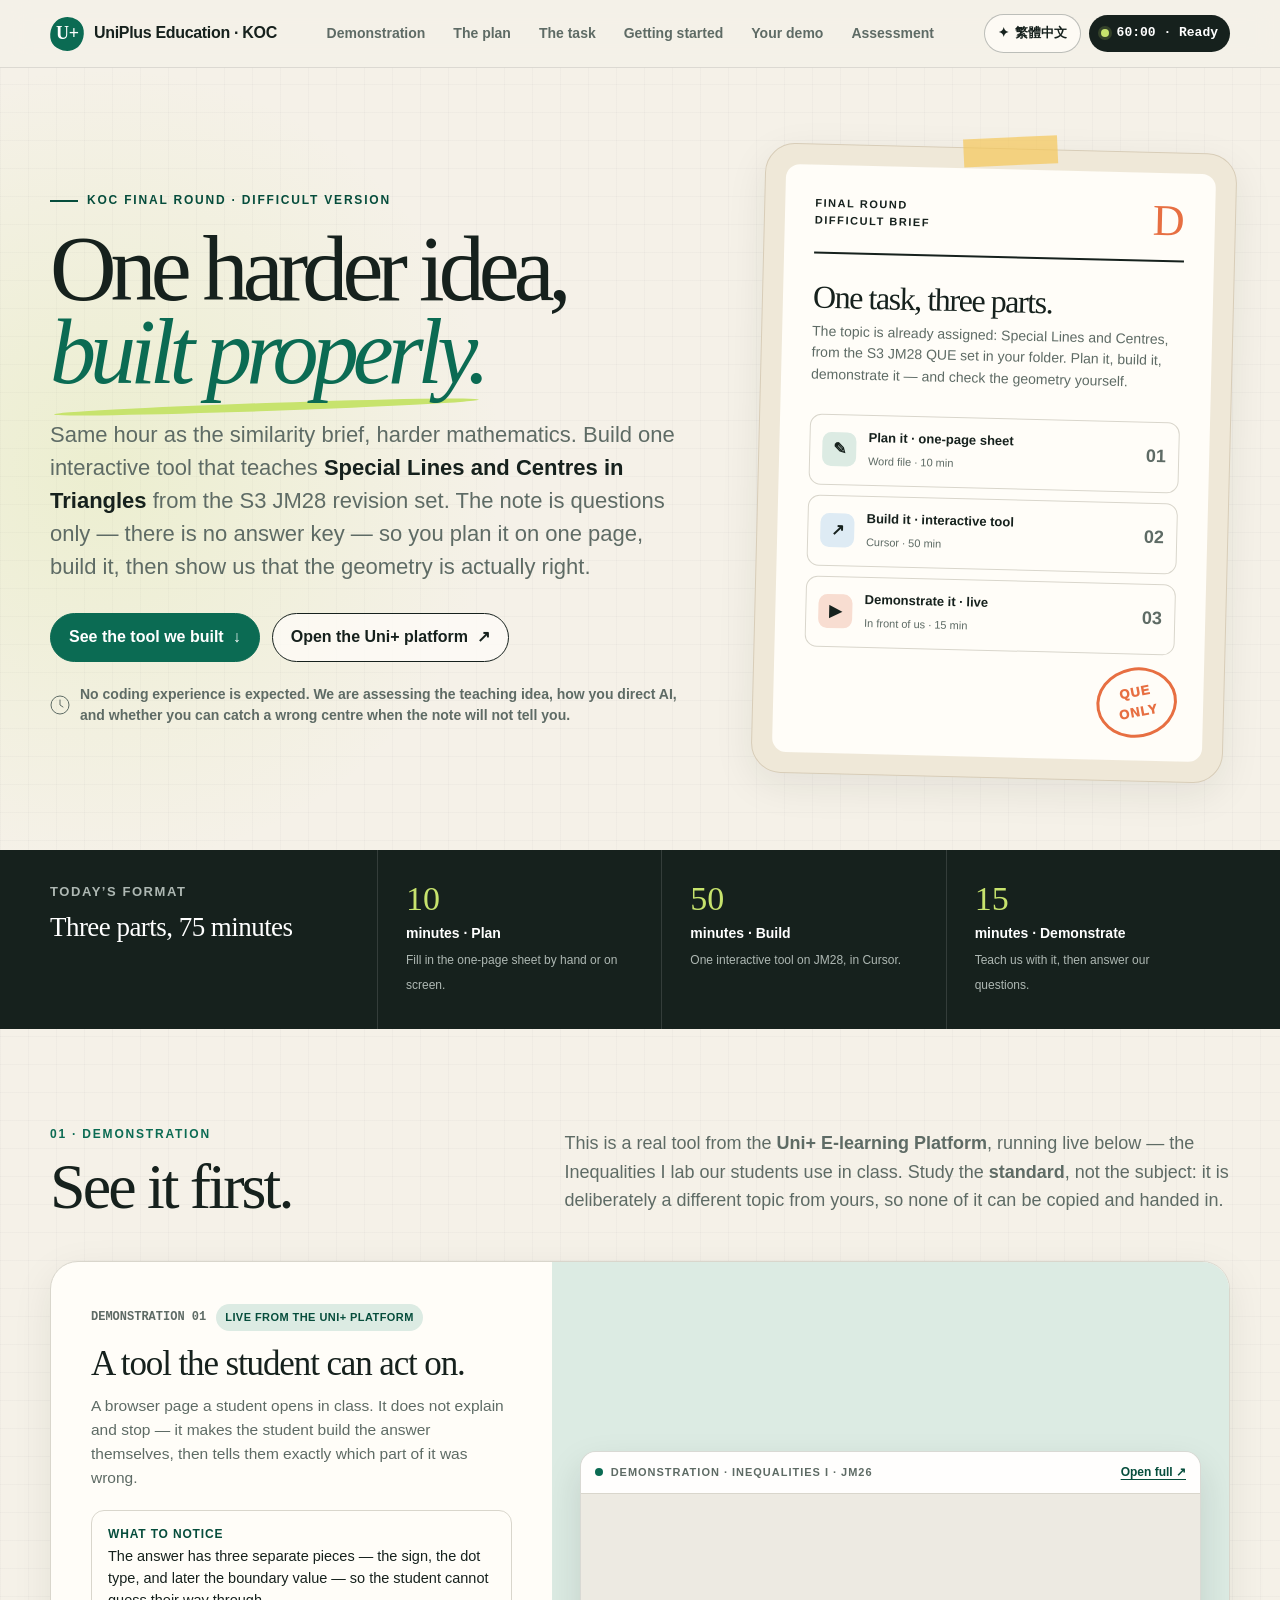
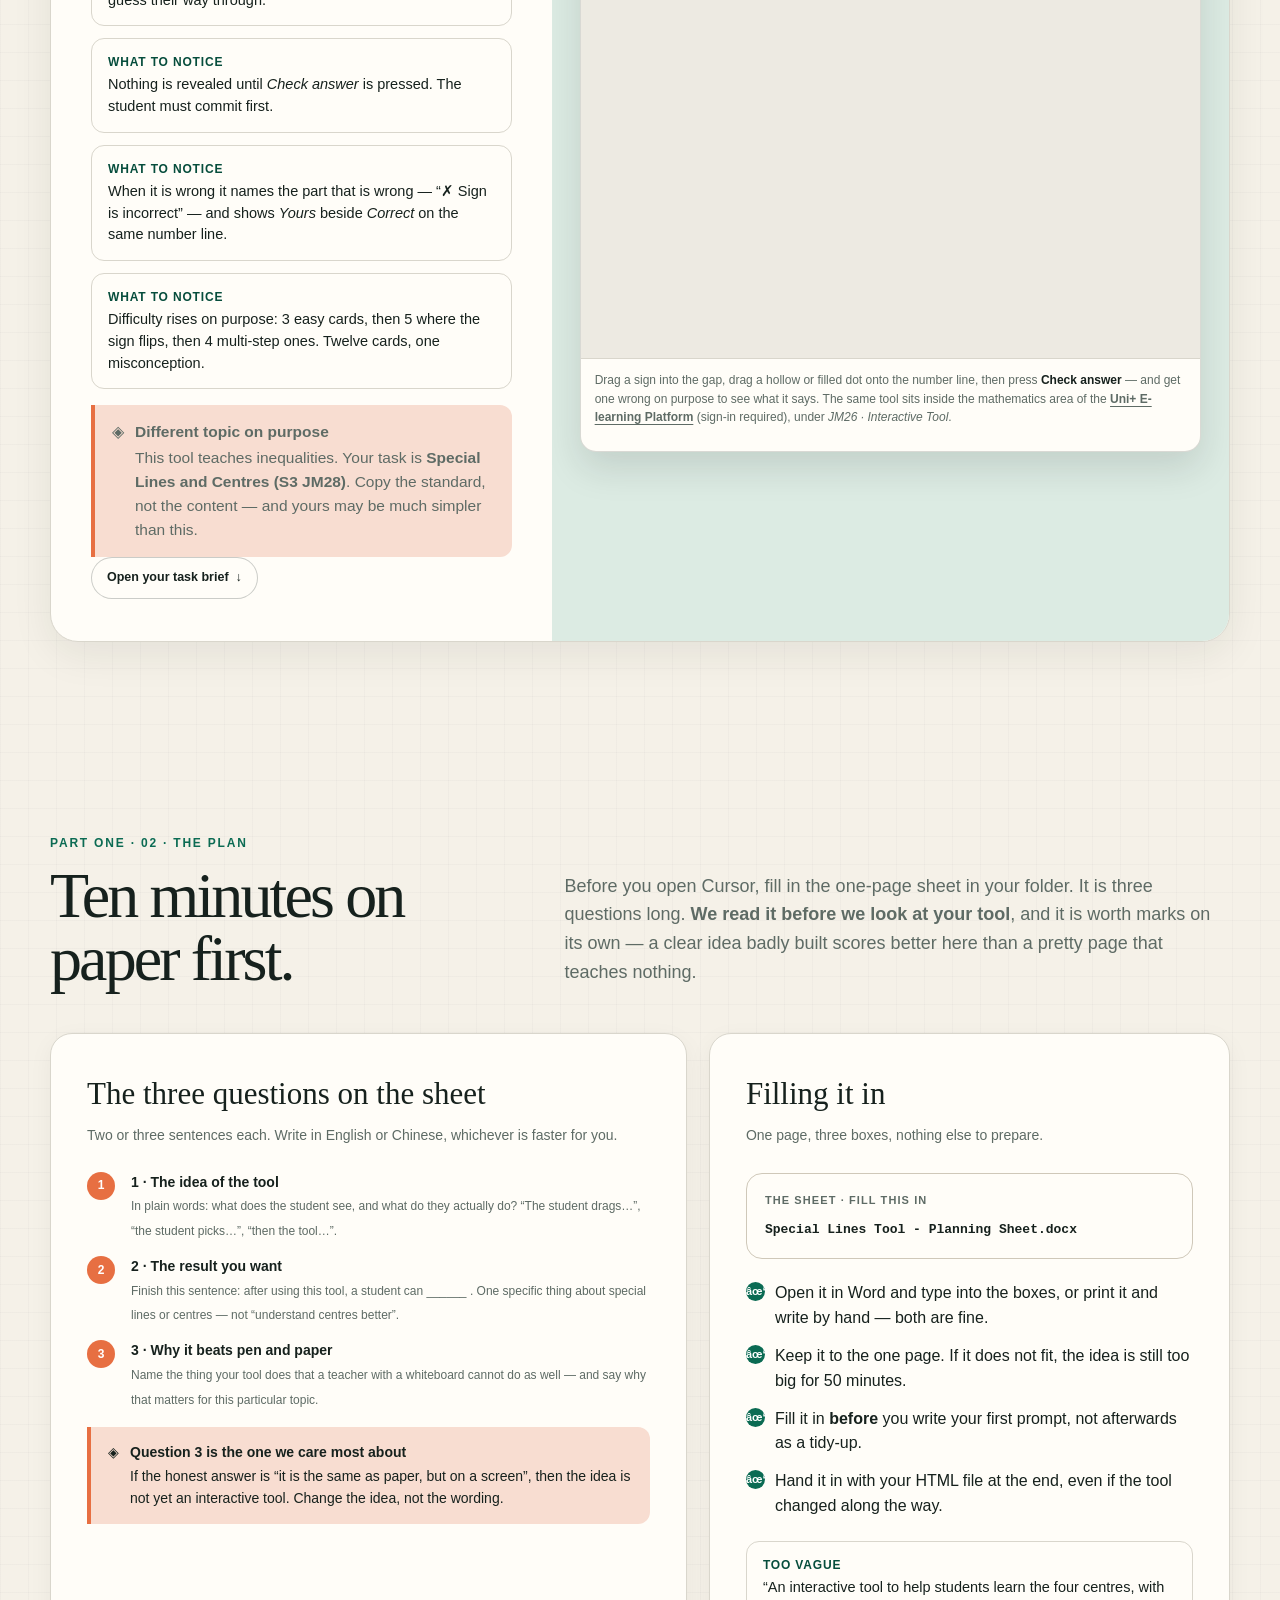
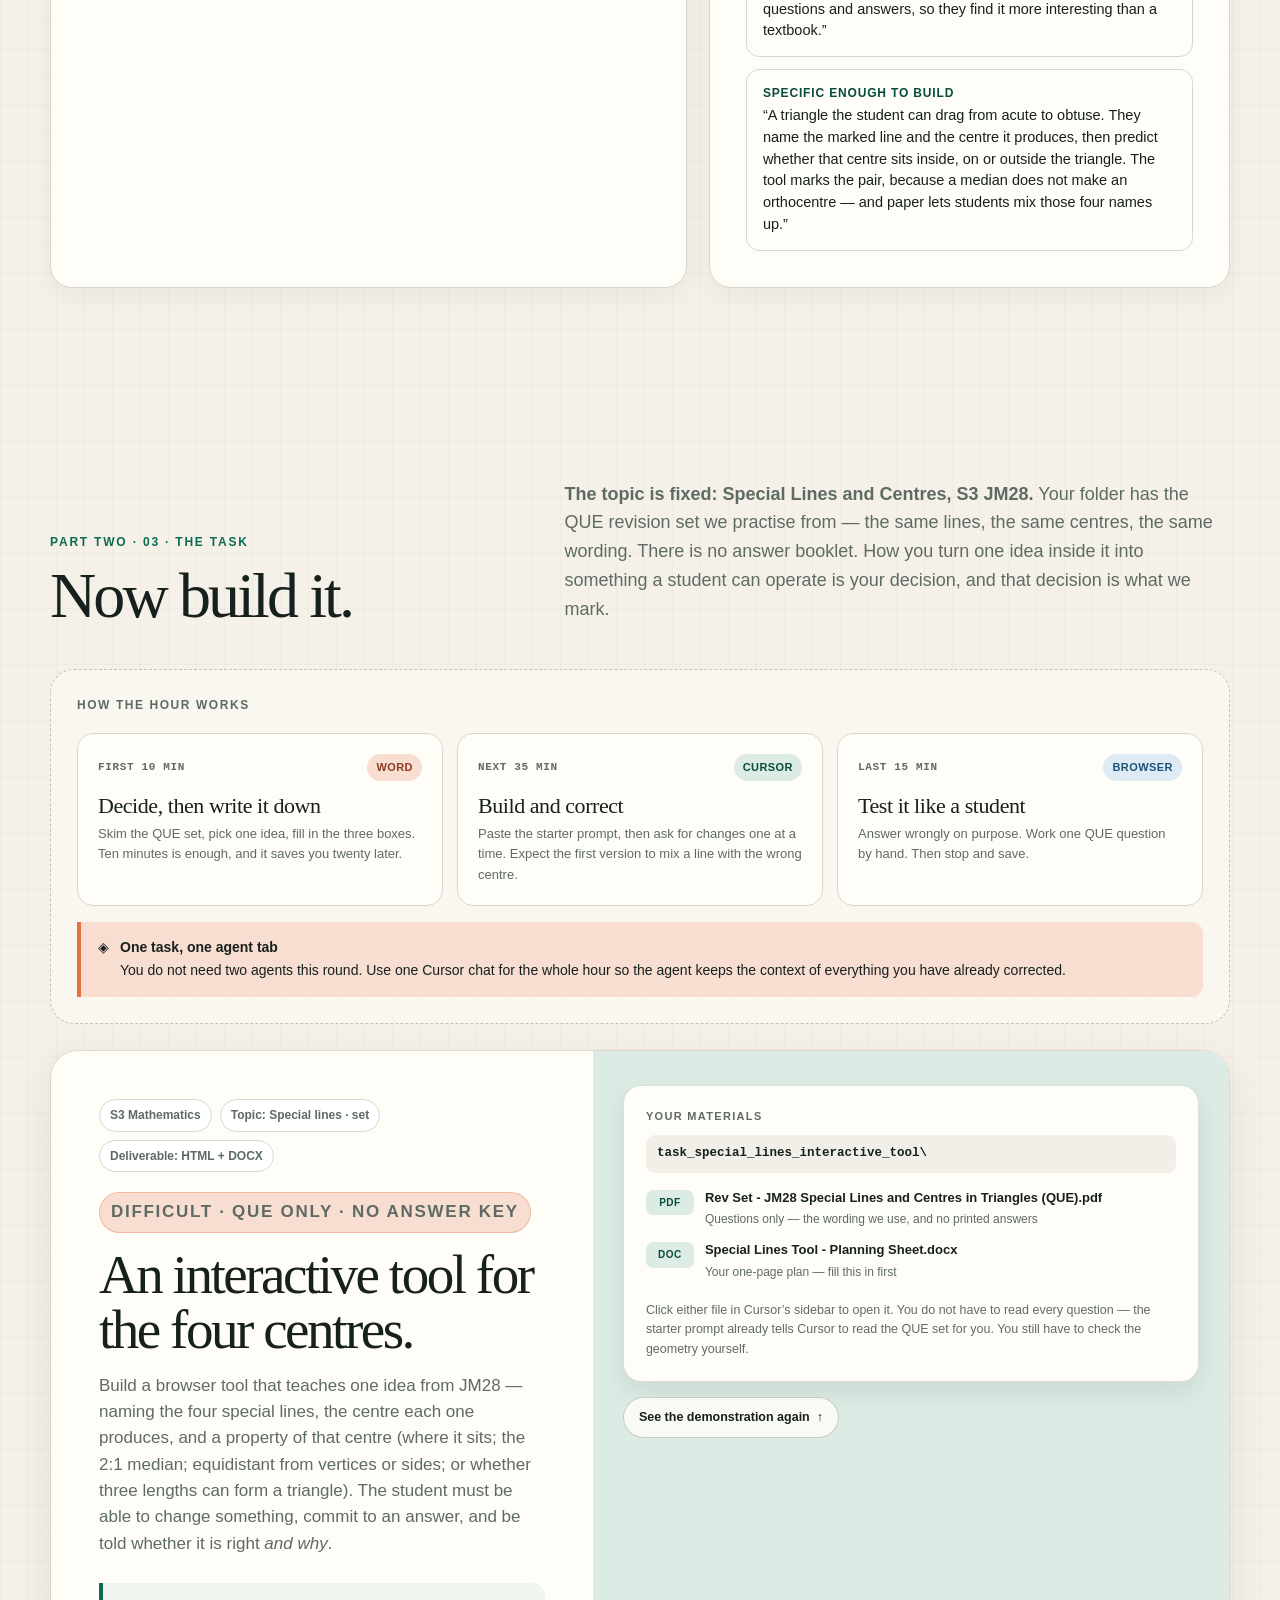
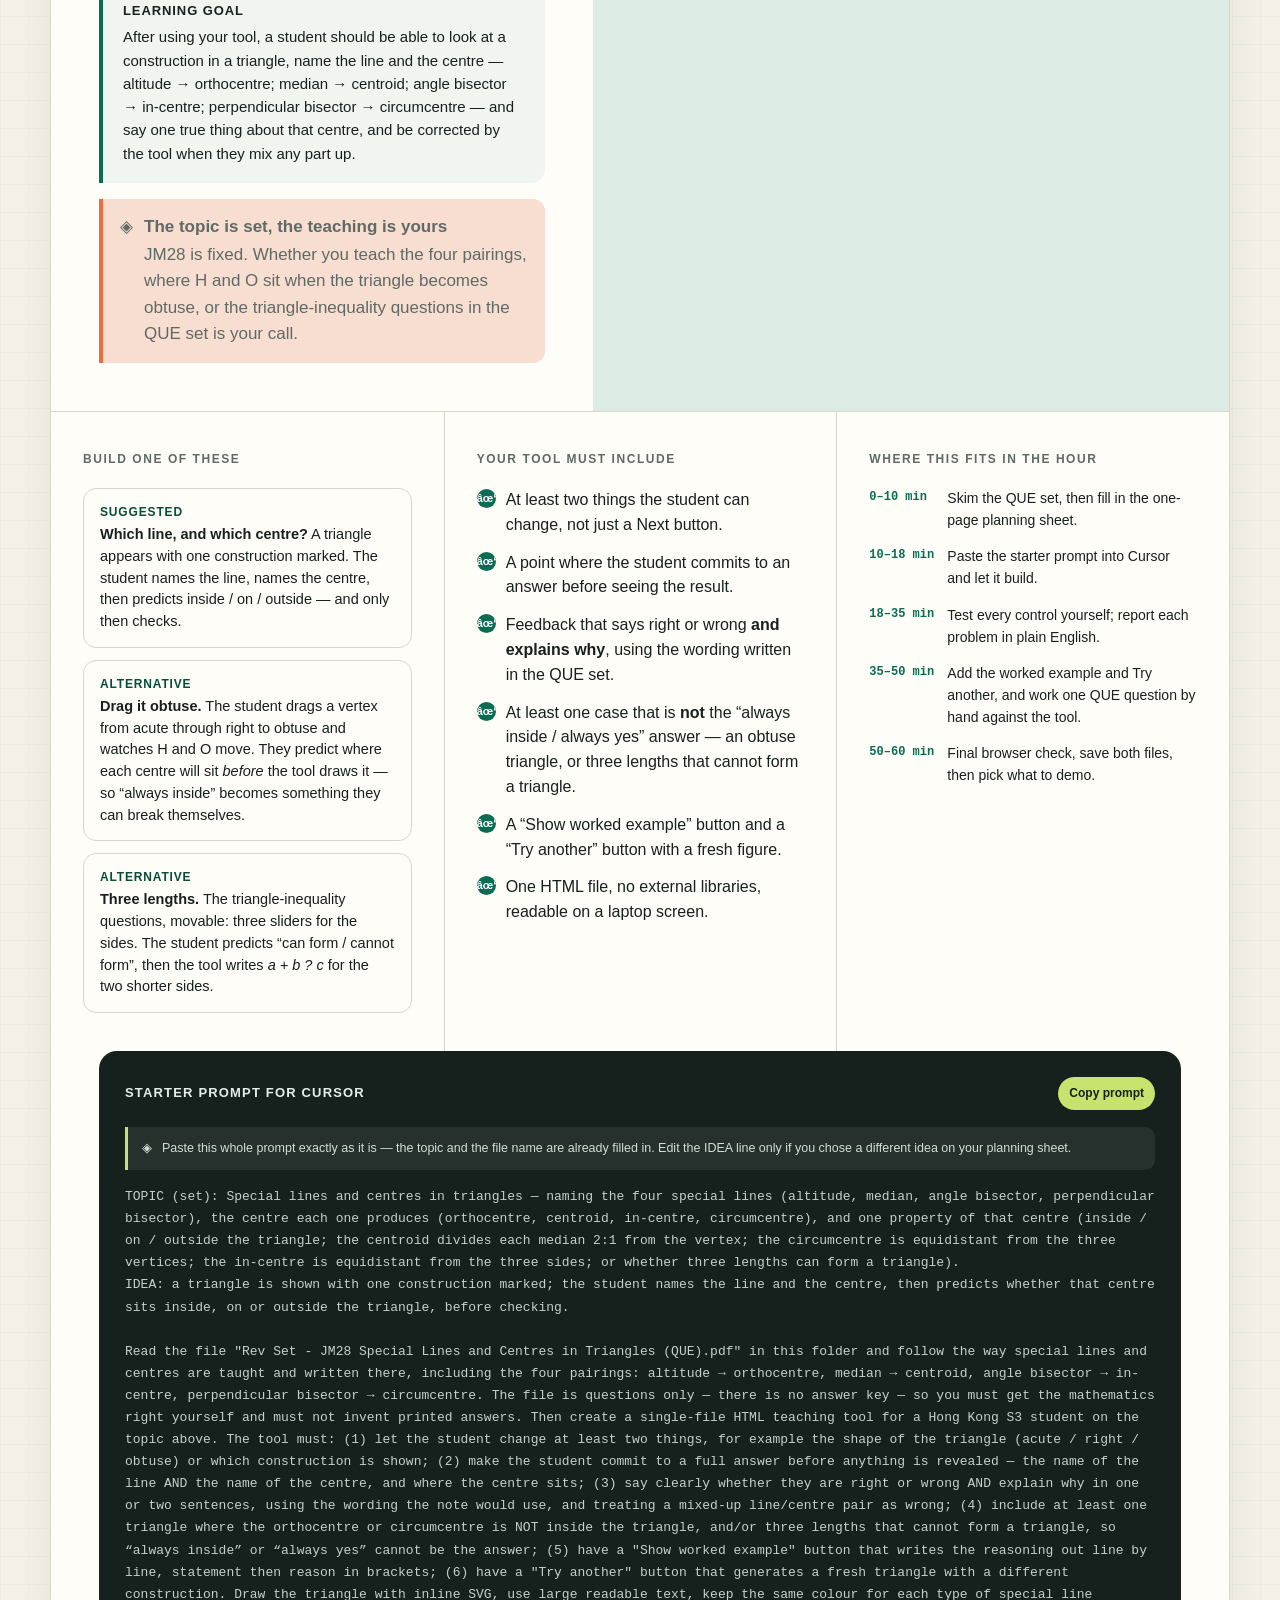
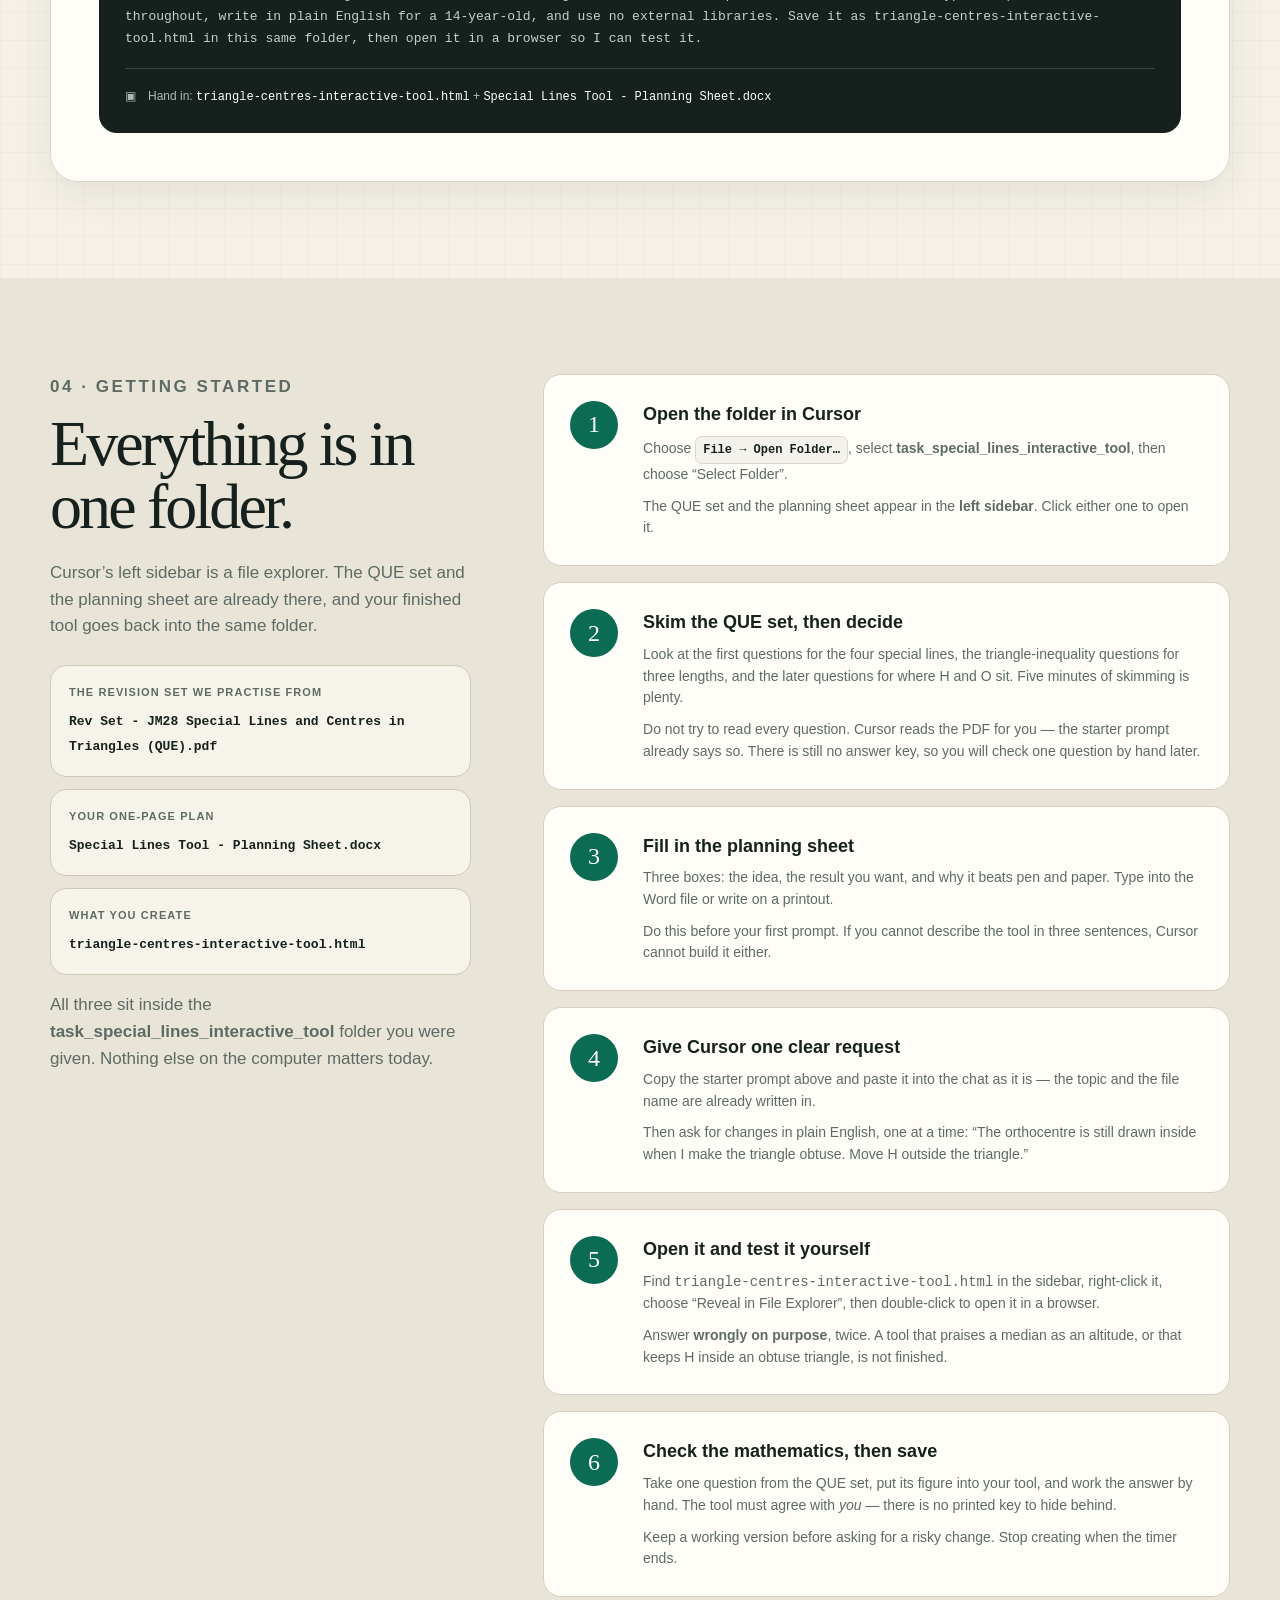
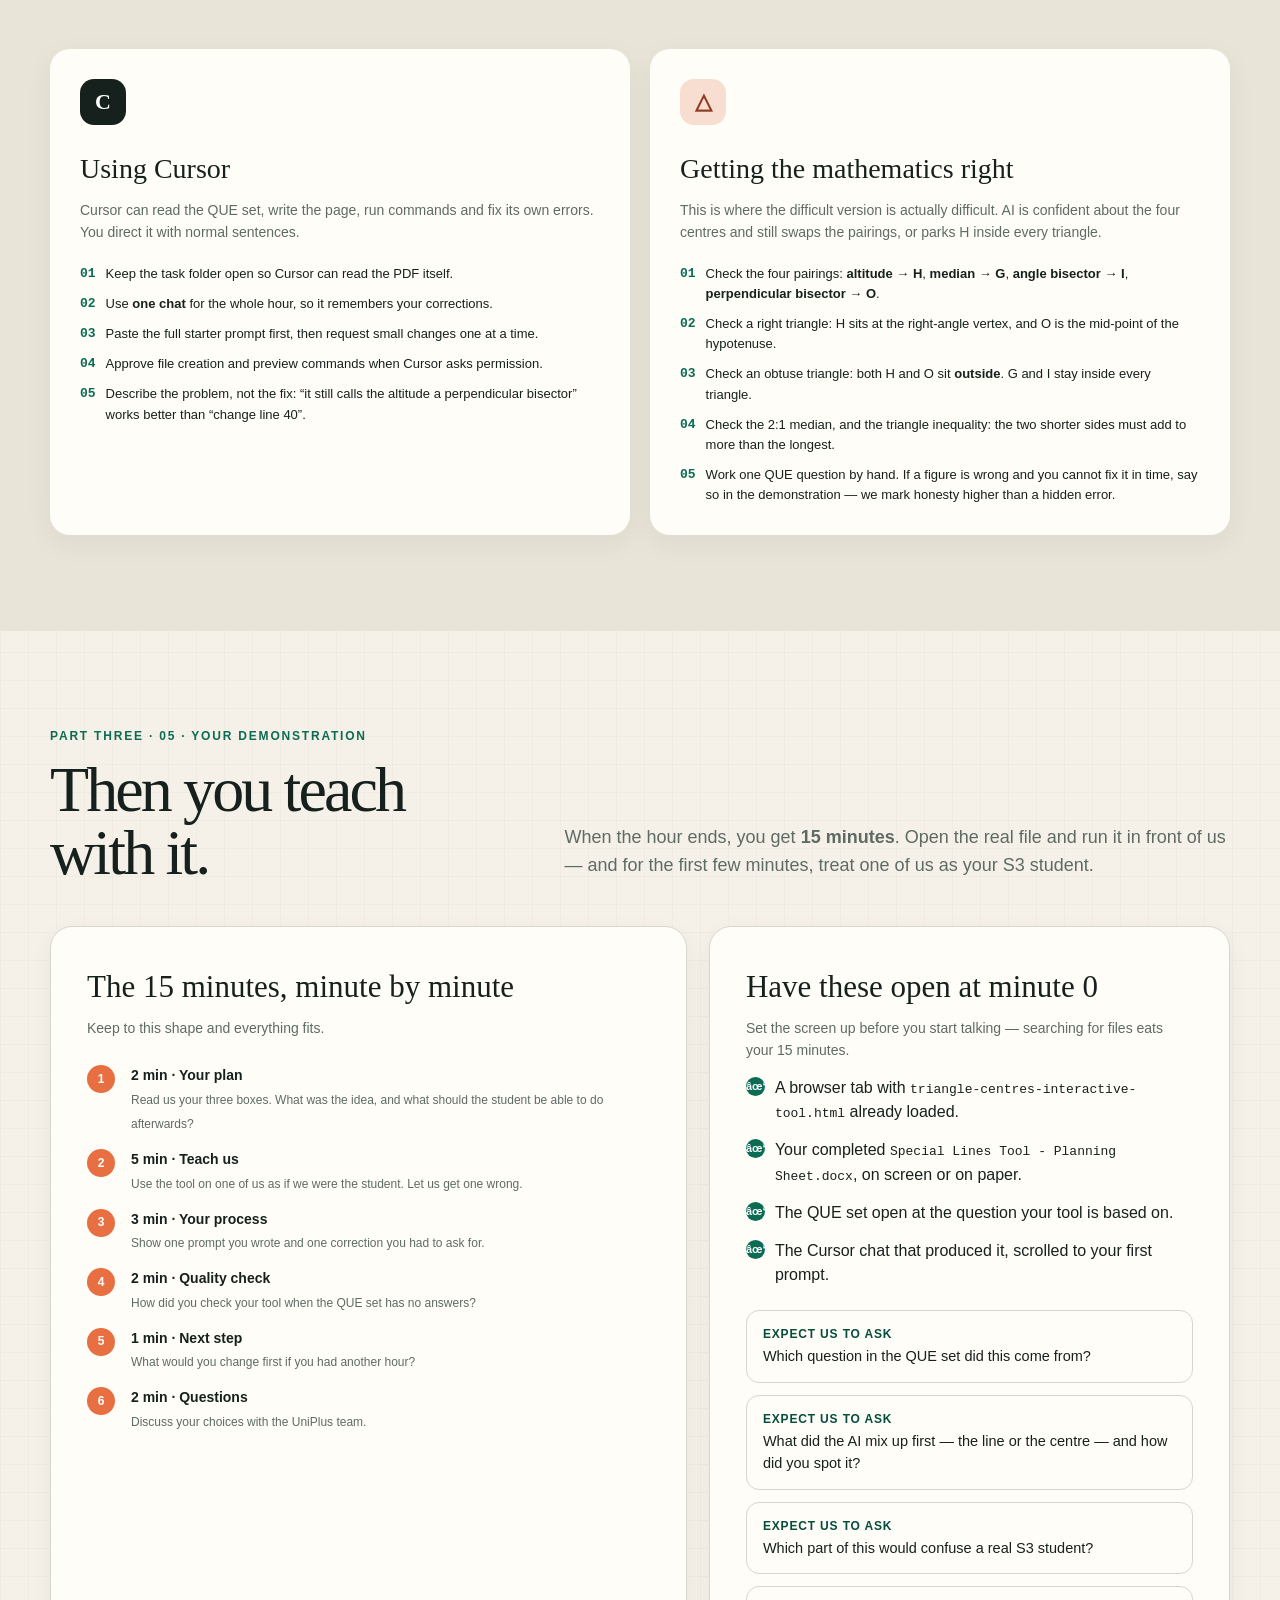
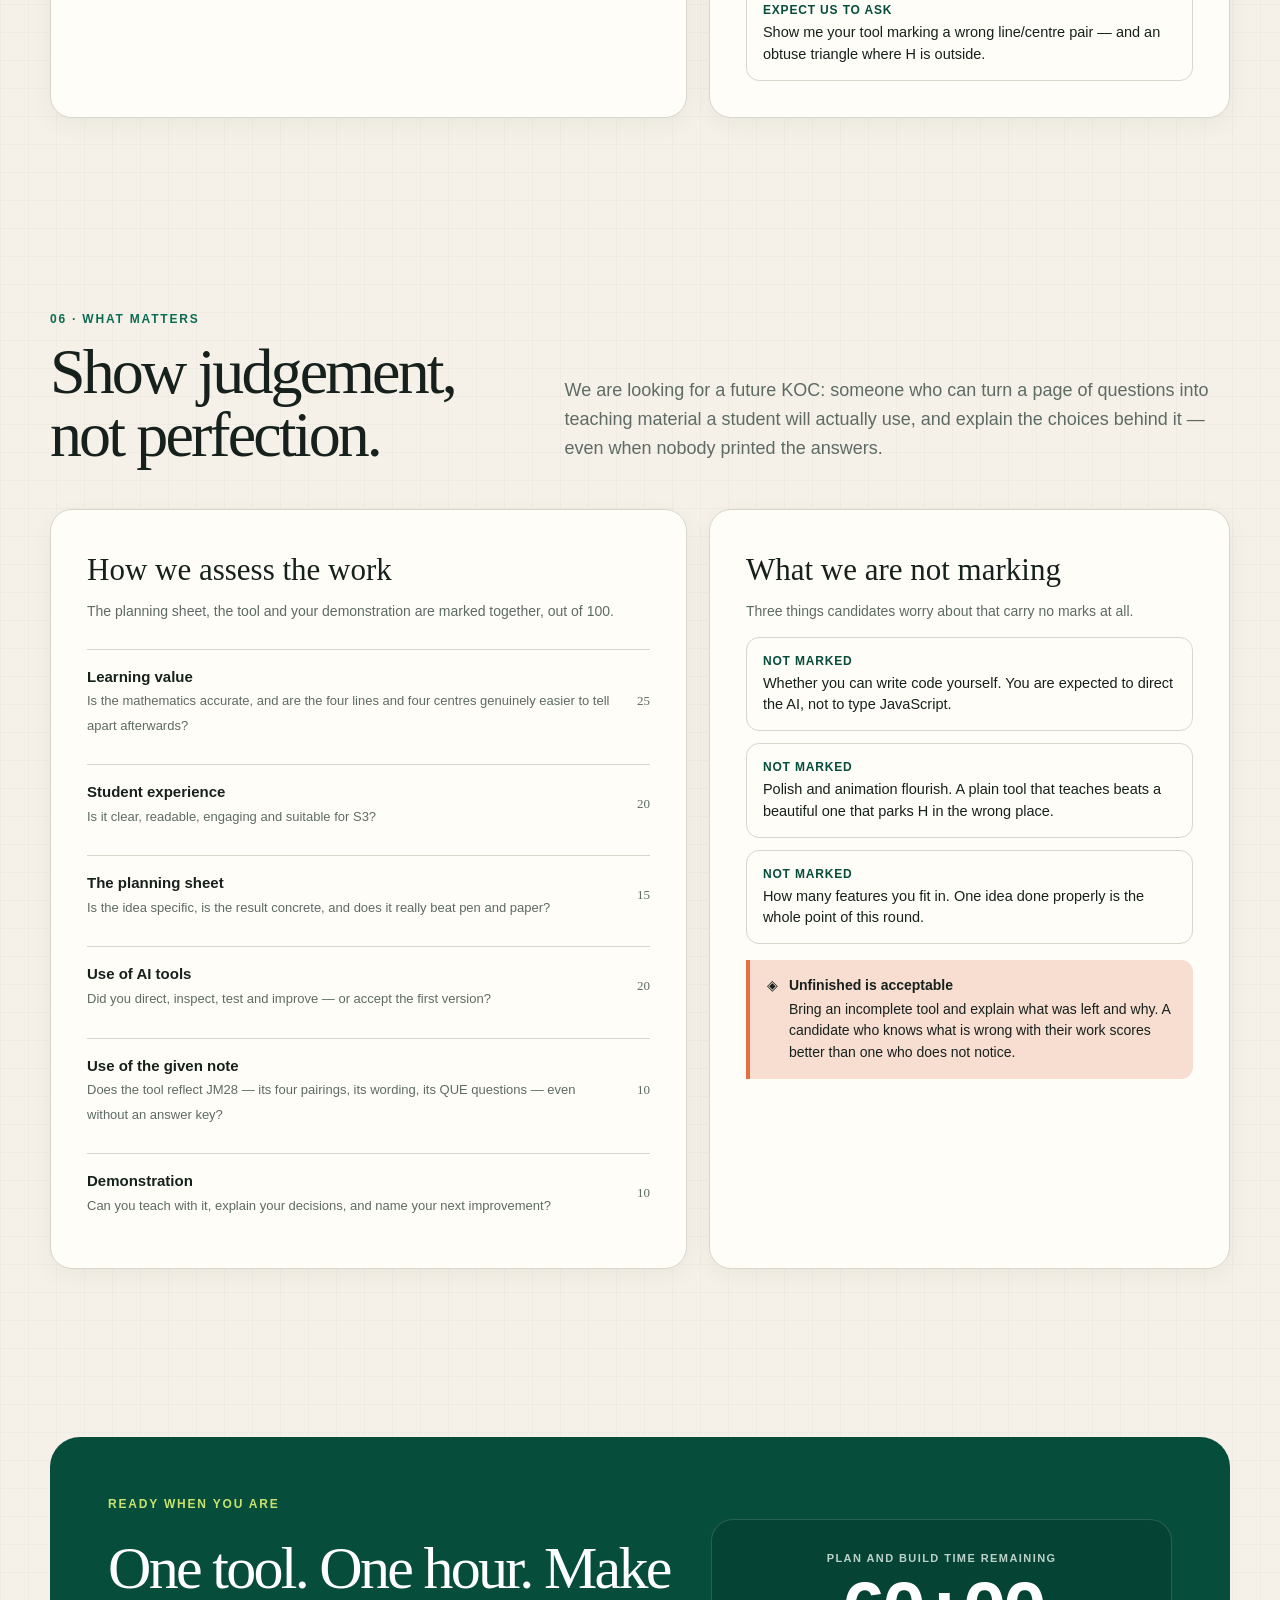
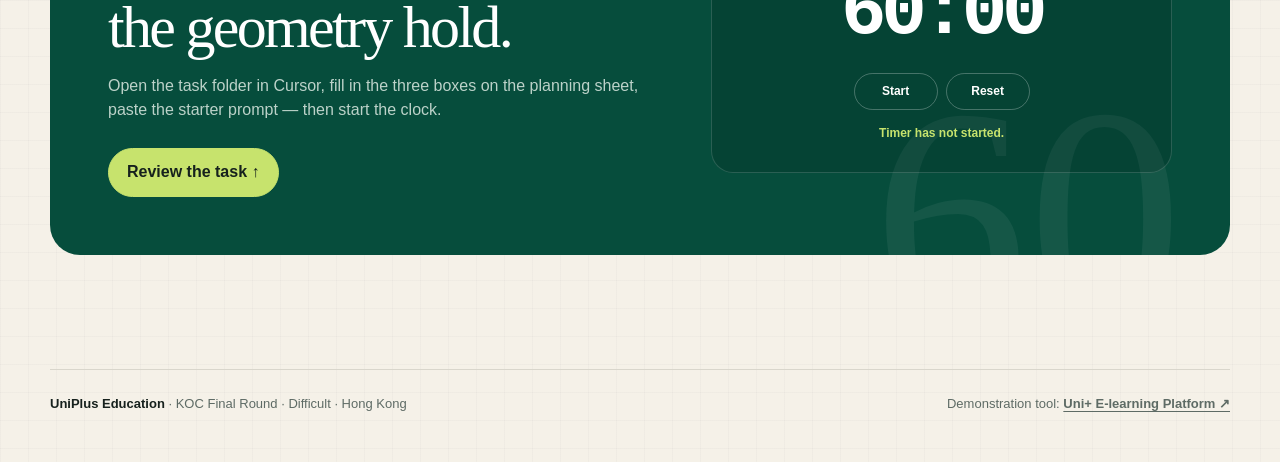
<file: third-round-interview-difficult/index.html>
<!doctype html>
<html lang="en">
<head>
  <meta charset="utf-8">
  <meta name="viewport" content="width=device-width, initial-scale=1">
  <meta name="description" content="UniPlus Education KOC final round difficult task — plan an interactive tool on a one-page sheet, build it for S3 JM28 Special Lines and Centres in Triangles in 50 minutes, then demonstrate it in 15.">
  <title>UniPlus KOC · Final Round · Difficult</title>
  <link rel="stylesheet" href="styles.css">
</head>
<body>
  <a class="skip-link" href="#main" data-i18n="skip">Skip to the task</a>

  <header class="topbar">
    <a class="brand" href="#top" aria-label="UniPlus KOC recruitment home">
      <span class="brand-mark" aria-hidden="true"><span>U+</span></span>
      <span class="brand-text">UniPlus Education · KOC</span>
    </a>
    <nav class="nav-links" aria-label="Page sections">
      <a href="#demo" data-i18n="nav.demo">Demonstration</a>
      <a href="#plan" data-i18n="nav.plan">The plan</a>
      <a href="#task" data-i18n="nav.task">The task</a>
      <a href="#setup" data-i18n="nav.setup">Getting started</a>
      <a href="#present" data-i18n="nav.present">Your demo</a>
      <a href="#assessment" data-i18n="nav.assessment">Assessment</a>
    </nav>
    <div class="topbar-actions">
      <button class="lang-toggle" id="langToggle" type="button" lang="zh-Hant" aria-label="切換至繁體中文">
        <span aria-hidden="true">✦</span>
        <span id="langToggleText">繁體中文</span>
      </button>
      <button class="timer-chip" id="timerChip" type="button" aria-label="Jump to the 60 minute timer">
        <span class="timer-dot" aria-hidden="true"></span>
        <span id="timerChipText">60:00 · Ready</span>
      </button>
    </div>
  </header>

  <main id="main">
    <section class="container hero" id="top">
      <div>
        <p class="eyebrow" data-i18n="hero.eyebrow">KOC final round · difficult version</p>
        <h1 data-i18n="hero.h1">One harder idea, <em>built properly.</em></h1>
        <p class="hero-lede" data-i18n="hero.lede">
          Same hour as the similarity brief, harder mathematics. Build one interactive tool that
          teaches <strong>Special Lines and Centres in Triangles</strong> from the S3 JM28 revision
          set. The note is questions only — there is no answer key — so you plan it on one page,
          build it, then show us that the geometry is actually right.
        </p>
        <div class="button-row">
          <a class="button primary" href="#demo">
            <span data-i18n="hero.cta1">See the tool we built</span>
            <span aria-hidden="true">↓</span>
          </a>
          <a class="button secondary" href="https://uni-education-elearning.pages.dev/subject/math" target="_blank" rel="noopener">
            <span data-i18n="hero.cta2">Open the Uni+ platform</span>
            <span aria-hidden="true">↗</span>
          </a>
        </div>
        <p class="hero-note">
          <svg width="20" height="20" viewBox="0 0 20 20" aria-hidden="true">
            <circle cx="10" cy="10" r="9" fill="none" stroke="currentColor"/>
            <path d="M10 5v5l3 2" fill="none" stroke="currentColor" stroke-linecap="round"/>
          </svg>
          <span data-i18n="hero.note">No coding experience is expected. We are assessing the teaching idea, how you direct AI, and whether you can catch a wrong centre when the note will not tell you.</span>
        </p>
      </div>

      <div class="hero-board" aria-label="Final round difficult task sheet illustration">
        <div class="board-sheet">
          <div class="sheet-top">
            <span class="sheet-kicker" data-i18n="sheet.kicker">Final round<br>Difficult brief</span>
            <span class="sheet-number difficult">D</span>
          </div>
          <h2 class="sheet-title" data-i18n="sheet.title">One task, three parts.</h2>
          <p class="sheet-subtitle" data-i18n="sheet.subtitle">The topic is already assigned: Special Lines and Centres, from the S3 JM28 QUE set in your folder. Plan it, build it, demonstrate it — and check the geometry yourself.</p>
          <div class="sheet-options">
            <div class="sheet-option">
              <span>✎</span>
              <span data-i18n="sheet.opt1"><strong>Plan it · one-page sheet</strong><small>Word file · 10 min</small></span>
              <b>01</b>
            </div>
            <div class="sheet-option">
              <span>↗</span>
              <span data-i18n="sheet.opt2"><strong>Build it · interactive tool</strong><small>Cursor · 50 min</small></span>
              <b>02</b>
            </div>
            <div class="sheet-option">
              <span>▶</span>
              <span data-i18n="sheet.opt3"><strong>Demonstrate it · live</strong><small>In front of us · 15 min</small></span>
              <b>03</b>
            </div>
          </div>
          <div class="sheet-stamp difficult" data-i18n="sheet.stamp">QUE<br>only</div>
        </div>
      </div>
    </section>

    <section class="format-strip" aria-label="Interview format">
      <div class="container format-grid">
        <div class="format-intro">
          <p data-i18n="format.kicker">Today’s format</p>
          <strong data-i18n="format.total">Three parts, 75 minutes</strong>
        </div>
        <div class="format-item">
          <span>10</span>
          <strong data-i18n="format.1label">minutes · Plan</strong>
          <small data-i18n="format.1note">Fill in the one-page sheet by hand or on screen.</small>
        </div>
        <div class="format-item">
          <span>50</span>
          <strong data-i18n="format.2label">minutes · Build</strong>
          <small data-i18n="format.2note">One interactive tool on JM28, in Cursor.</small>
        </div>
        <div class="format-item">
          <span>15</span>
          <strong data-i18n="format.3label">minutes · Demonstrate</strong>
          <small data-i18n="format.3note">Teach us with it, then answer our questions.</small>
        </div>
      </div>
    </section>

    <section class="section container" id="demo">
      <div class="section-head">
        <div>
          <p class="section-label" data-i18n="demo.label">01 · Demonstration</p>
          <h2 data-i18n="demo.h2">See it first.</h2>
        </div>
        <p data-i18n="demo.intro">
          This is a real tool from the <strong>Uni+ E-learning Platform</strong>, running live below —
          the Inequalities I lab our students use in class. Study the <strong>standard</strong>, not
          the subject: it is deliberately a different topic from yours, so none of it can be copied
          and handed in.
        </p>
      </div>

      <div class="demo-stack">
        <article class="demo-row" id="demo-tool">
          <div class="demo-copy">
            <div class="demo-head">
              <span class="demo-no" data-i18n="demo.tool.no">DEMONSTRATION 01</span>
              <span class="tool-tag cursor" data-i18n="demo.tool.tag">Live from the Uni+ platform</span>
            </div>
            <h3 data-i18n="demo.tool.h3">A tool the student can act on.</h3>
            <p data-i18n="demo.tool.p">
              A browser page a student opens in class. It does not explain and stop — it makes the
              student build the answer themselves, then tells them exactly which part of it was
              wrong.
            </p>
            <ul class="idea-list" style="margin-top: 20px">
              <li data-i18n="demo.tool.n1"><b>What to notice</b>The answer has three separate pieces — the sign, the dot type, and later the boundary value — so the student cannot guess their way through.</li>
              <li data-i18n="demo.tool.n2"><b>What to notice</b>Nothing is revealed until <em>Check answer</em> is pressed. The student must commit first.</li>
              <li data-i18n="demo.tool.n3"><b>What to notice</b>When it is wrong it names the part that is wrong — “✗ Sign is incorrect” — and shows <em>Yours</em> beside <em>Correct</em> on the same number line.</li>
              <li data-i18n="demo.tool.n4"><b>What to notice</b>Difficulty rises on purpose: 3 easy cards, then 5 where the sign flips, then 4 multi-step ones. Twelve cards, one misconception.</li>
            </ul>
            <p class="workflow-hint">
              <span aria-hidden="true">◈</span>
              <span data-i18n="demo.tool.hint">
                <strong>Different topic on purpose</strong>
                This tool teaches inequalities. Your task is <b>Special Lines and Centres (S3 JM28)</b>.
                Copy the standard, not the content — and yours may be much simpler than this.
              </span>
            </p>
            <a class="jump-link" href="#task"><span data-i18n="demo.tool.jump">Open your task brief</span> <span aria-hidden="true">↓</span></a>
          </div>
          <div class="task-visual tool-visual">
            <div class="example-frame">
              <div class="example-bar">
                <span class="example-label" data-i18n="demo.tool.caption">Demonstration · Inequalities I · JM26</span>
                <a class="example-link" href="https://unikoc5.github.io/s3-maths/topics/inequality/?tab=tools" target="_blank" rel="noopener" data-i18n="common.openfull">Open full ↗</a>
              </div>
              <div class="example-embed cropped ineq-tool" data-scale-embed>
                <iframe src="https://unikoc5.github.io/s3-maths/topics/inequality/?tab=tools" title="Demonstration: the JM26 Inequalities I interactive tool" loading="lazy"></iframe>
              </div>
              <p class="example-note" data-i18n="demo.tool.note">
                Drag a sign into the gap, drag a hollow or filled dot onto the number line, then press
                <strong>Check answer</strong> — and get one wrong on purpose to see what it says. The
                same tool sits inside the mathematics area of the
                <a href="https://uni-education-elearning.pages.dev/subject/math" target="_blank" rel="noopener">Uni+ E-learning Platform</a>
                (sign-in required), under <em>JM26 · Interactive Tool</em>.
              </p>
            </div>
          </div>
        </article>
      </div>
    </section>

    <section class="section container" id="plan">
      <div class="section-head">
        <div>
          <p class="section-label" data-i18n="plan.label">Part one · 02 · The plan</p>
          <h2 data-i18n="plan.h2">Ten minutes on paper first.</h2>
        </div>
        <p data-i18n="plan.intro">
          Before you open Cursor, fill in the one-page sheet in your folder. It is three questions
          long. <strong>We read it before we look at your tool</strong>, and it is worth marks on its
          own — a clear idea badly built scores better here than a pretty page that teaches nothing.
        </p>
      </div>

      <div class="rules-grid">
        <article class="presentation-card">
          <h3 data-i18n="plan.qh3">The three questions on the sheet</h3>
          <p class="card-intro" data-i18n="plan.qintro">Two or three sentences each. Write in English or Chinese, whichever is faster for you.</p>
          <ol class="presentation-list">
            <li><div data-i18n="plan.q1"><strong>1 · The idea of the tool</strong><span>In plain words: what does the student see, and what do they actually do? “The student drags…”, “the student picks…”, “then the tool…”.</span></div></li>
            <li><div data-i18n="plan.q2"><strong>2 · The result you want</strong><span>Finish this sentence: after using this tool, a student can ______ . One specific thing about special lines or centres — not “understand centres better”.</span></div></li>
            <li><div data-i18n="plan.q3"><strong>3 · Why it beats pen and paper</strong><span>Name the thing your tool does that a teacher with a whiteboard cannot do as well — and say why that matters for this particular topic.</span></div></li>
          </ol>
          <p class="workflow-hint">
            <span aria-hidden="true">◈</span>
            <span data-i18n="plan.hint">
              <strong>Question 3 is the one we care most about</strong>
              If the honest answer is “it is the same as paper, but on a screen”, then the idea is not
              yet an interactive tool. Change the idea, not the wording.
            </span>
          </p>
        </article>

        <article class="presentation-card">
          <h3 data-i18n="plan.fileh3">Filling it in</h3>
          <p class="card-intro" data-i18n="plan.fileintro">One page, three boxes, nothing else to prepare.</p>
          <div class="path-card">
            <span data-i18n="plan.filelabel">The sheet · fill this in</span>
            <code>Special Lines Tool - Planning Sheet.docx</code>
          </div>
          <ul class="requirement-list" style="margin-top: 22px">
            <li data-i18n="plan.f1">Open it in Word and type into the boxes, or print it and write by hand — both are fine.</li>
            <li data-i18n="plan.f2">Keep it to the one page. If it does not fit, the idea is still too big for 50 minutes.</li>
            <li data-i18n="plan.f3">Fill it in <strong>before</strong> you write your first prompt, not afterwards as a tidy-up.</li>
            <li data-i18n="plan.f4">Hand it in with your HTML file at the end, even if the tool changed along the way.</li>
          </ul>
          <ul class="idea-list" style="margin-top: 22px">
            <li data-i18n="plan.weak"><b>Too vague</b>“An interactive tool to help students learn the four centres, with questions and answers, so they find it more interesting than a textbook.”</li>
            <li data-i18n="plan.strong"><b>Specific enough to build</b>“A triangle the student can drag from acute to obtuse. They name the marked line and the centre it produces, then predict whether that centre sits inside, on or outside the triangle. The tool marks the pair, because a median does not make an orthocentre — and paper lets students mix those four names up.”</li>
          </ul>
        </article>
      </div>
    </section>

    <section class="section container" id="task">
      <div class="section-head">
        <div>
          <p class="section-label" data-i18n="task.label">Part two · 03 · The task</p>
          <h2 data-i18n="task.h2">Now build it.</h2>
        </div>
        <p data-i18n="task.intro">
          <strong>The topic is fixed: Special Lines and Centres, S3 JM28.</strong> Your folder has the
          QUE revision set we practise from — the same lines, the same centres, the same wording.
          There is no answer booklet. How you turn one idea inside it into something a student can
          operate is your decision, and that decision is what we mark.
        </p>
      </div>

      <div class="workflow">
        <p class="workflow-title" data-i18n="workflow.title">How the hour works</p>
        <div class="workflow-grid">
          <article class="lane">
            <div class="lane-head">
              <span class="lane-no" data-i18n="workflow.lane1">First 10 min</span>
              <span class="tool-tag youmind" data-i18n="workflow.tag1">Word</span>
            </div>
            <h3 data-i18n="workflow.lane1h">Decide, then write it down</h3>
            <p data-i18n="workflow.lane1p">Skim the QUE set, pick one idea, fill in the three boxes. Ten minutes is enough, and it saves you twenty later.</p>
          </article>
          <article class="lane">
            <div class="lane-head">
              <span class="lane-no" data-i18n="workflow.lane2">Next 35 min</span>
              <span class="tool-tag cursor" data-i18n="workflow.tag2">Cursor</span>
            </div>
            <h3 data-i18n="workflow.lane2h">Build and correct</h3>
            <p data-i18n="workflow.lane2p">Paste the starter prompt, then ask for changes one at a time. Expect the first version to mix a line with the wrong centre.</p>
          </article>
          <article class="lane">
            <div class="lane-head">
              <span class="lane-no" data-i18n="workflow.lane3">Last 15 min</span>
              <span class="tool-tag manim" data-i18n="workflow.tag3">Browser</span>
            </div>
            <h3 data-i18n="workflow.lane3h">Test it like a student</h3>
            <p data-i18n="workflow.lane3p">Answer wrongly on purpose. Work one QUE question by hand. Then stop and save.</p>
          </article>
        </div>
        <p class="workflow-hint">
          <span aria-hidden="true">◈</span>
          <span data-i18n="workflow.hint">
            <strong>One task, one agent tab</strong>
            You do not need two agents this round. Use one Cursor chat for the whole hour so the
            agent keeps the context of everything you have already corrected.
          </span>
        </p>
      </div>

      <article class="task-panel active" id="panel-tool">
        <div class="task-hero">
          <div class="task-copy">
            <div class="task-badges">
              <span class="badge" data-i18n="common.subject">S3 Mathematics</span>
              <span class="badge" data-i18n="task.badge.topic">Topic: Special lines · set</span>
              <span class="badge" data-i18n="task.badge.deliverable">Deliverable: HTML + DOCX</span>
            </div>
            <p class="difficult-chip" data-i18n="task.chip">Difficult · QUE only · no answer key</p>
            <h3 data-i18n="task.h3">An interactive tool for the four centres.</h3>
            <p data-i18n="task.p">
              Build a browser tool that teaches one idea from JM28 — naming the four special lines,
              the centre each one produces, and a property of that centre (where it sits; the 2:1
              median; equidistant from vertices or sides; or whether three lengths can form a
              triangle). The student must be able to change something, commit to an answer, and be
              told whether it is right <em>and why</em>.
            </p>
            <div class="brief-box">
              <strong data-i18n="common.goal">Learning goal</strong>
              <p data-i18n="task.goal">After using your tool, a student should be able to look at a construction in a triangle, name the line and the centre — altitude → orthocentre; median → centroid; angle bisector → in-centre; perpendicular bisector → circumcentre — and say one true thing about that centre, and be corrected by the tool when they mix any part up.</p>
            </div>
            <p class="workflow-hint">
              <span aria-hidden="true">◈</span>
              <span data-i18n="task.hint">
                <strong>The topic is set, the teaching is yours</strong>
                JM28 is fixed. Whether you teach the four pairings, where H and O sit when the
                triangle becomes obtuse, or the triangle-inequality questions in the QUE set is
                your call.
              </span>
            </p>
          </div>
          <div class="task-side tool-visual">
            <div class="materials-card">
              <p class="materials-title" data-i18n="task.materials">Your materials</p>
              <code class="materials-path">task_special_lines_interactive_tool\</code>
              <ul class="materials-list">
                <li>
                  <span>PDF</span>
                  <div><strong>Rev Set - JM28 Special Lines and Centres in Triangles (QUE).pdf</strong><small data-i18n="task.file1">Questions only — the wording we use, and no printed answers</small></div>
                </li>
                <li>
                  <span>DOC</span>
                  <div><strong>Special Lines Tool - Planning Sheet.docx</strong><small data-i18n="task.file2">Your one-page plan — fill this in first</small></div>
                </li>
              </ul>
              <p class="materials-note" data-i18n="task.materialsnote">
                Click either file in Cursor’s sidebar to open it. You do not have to read every
                question — the starter prompt already tells Cursor to read the QUE set for you.
                You still have to check the geometry yourself.
              </p>
            </div>
            <a class="jump-link" href="#demo-tool"><span data-i18n="task.seedemo">See the demonstration again</span> <span aria-hidden="true">↑</span></a>
          </div>
        </div>
        <div class="task-details three">
          <div class="detail-col">
            <p class="detail-title" data-i18n="task.ideas">Build one of these</p>
            <ul class="idea-list">
              <li data-i18n="task.idea1"><b>Suggested</b><strong>Which line, and which centre?</strong> A triangle appears with one construction marked. The student names the line, names the centre, then predicts inside / on / outside — and only then checks.</li>
              <li data-i18n="task.idea2"><b>Alternative</b><strong>Drag it obtuse.</strong> The student drags a vertex from acute through right to obtuse and watches H and O move. They predict where each centre will sit <em>before</em> the tool draws it — so “always inside” becomes something they can break themselves.</li>
              <li data-i18n="task.idea3"><b>Alternative</b><strong>Three lengths.</strong> The triangle-inequality questions, movable: three sliders for the sides. The student predicts “can form / cannot form”, then the tool writes <em>a + b ? c</em> for the two shorter sides.</li>
            </ul>
          </div>
          <div class="detail-col">
            <p class="detail-title" data-i18n="task.reqtitle">Your tool must include</p>
            <ul class="requirement-list">
              <li data-i18n="task.req1">At least two things the student can change, not just a Next button.</li>
              <li data-i18n="task.req2">A point where the student commits to an answer before seeing the result.</li>
              <li data-i18n="task.req3">Feedback that says right or wrong <strong>and explains why</strong>, using the wording written in the QUE set.</li>
              <li data-i18n="task.req4">At least one case that is <strong>not</strong> the “always inside / always yes” answer — an obtuse triangle, or three lengths that cannot form a triangle.</li>
              <li data-i18n="task.req5">A “Show worked example” button and a “Try another” button with a fresh figure.</li>
              <li data-i18n="task.req6">One HTML file, no external libraries, readable on a laptop screen.</li>
            </ul>
          </div>
          <div class="detail-col">
            <p class="detail-title" data-i18n="common.timeline">Where this fits in the hour</p>
            <ol class="timeline-list">
              <li><strong>0–10 min</strong><span data-i18n="task.t1">Skim the QUE set, then fill in the one-page planning sheet.</span></li>
              <li><strong>10–18 min</strong><span data-i18n="task.t2">Paste the starter prompt into Cursor and let it build.</span></li>
              <li><strong>18–35 min</strong><span data-i18n="task.t3">Test every control yourself; report each problem in plain English.</span></li>
              <li><strong>35–50 min</strong><span data-i18n="task.t4">Add the worked example and Try another, and work one QUE question by hand against the tool.</span></li>
              <li><strong>50–60 min</strong><span data-i18n="task.t5">Final browser check, save both files, then pick what to demo.</span></li>
            </ol>
          </div>
        </div>
        <div class="prompt-wrap">
          <div class="prompt-card">
            <div class="prompt-head">
              <strong data-i18n="task.prompttitle">Starter prompt for Cursor</strong>
              <button class="copy-button" type="button" data-copy="prompt-tool" data-i18n="common.copy">Copy prompt</button>
            </div>
            <p class="prompt-swap">
              <span aria-hidden="true">◈</span>
              <span data-i18n="task.promptnote">Paste this whole prompt exactly as it is — the topic and the file name are already filled in. Edit the IDEA line only if you chose a different idea on your planning sheet.</span>
            </p>
            <pre class="prompt-text" id="prompt-tool">TOPIC (set): Special lines and centres in triangles — naming the four special lines (altitude, median, angle bisector, perpendicular bisector), the centre each one produces (orthocentre, centroid, in-centre, circumcentre), and one property of that centre (inside / on / outside the triangle; the centroid divides each median 2:1 from the vertex; the circumcentre is equidistant from the three vertices; the in-centre is equidistant from the three sides; or whether three lengths can form a triangle).
IDEA: a triangle is shown with one construction marked; the student names the line and the centre, then predicts whether that centre sits inside, on or outside the triangle, before checking.

Read the file "Rev Set - JM28 Special Lines and Centres in Triangles (QUE).pdf" in this folder and follow the way special lines and centres are taught and written there, including the four pairings: altitude → orthocentre, median → centroid, angle bisector → in-centre, perpendicular bisector → circumcentre. The file is questions only — there is no answer key — so you must get the mathematics right yourself and must not invent printed answers. Then create a single-file HTML teaching tool for a Hong Kong S3 student on the topic above. The tool must: (1) let the student change at least two things, for example the shape of the triangle (acute / right / obtuse) or which construction is shown; (2) make the student commit to a full answer before anything is revealed — the name of the line AND the name of the centre, and where the centre sits; (3) say clearly whether they are right or wrong AND explain why in one or two sentences, using the wording the note would use, and treating a mixed-up line/centre pair as wrong; (4) include at least one triangle where the orthocentre or circumcentre is NOT inside the triangle, and/or three lengths that cannot form a triangle, so “always inside” or “always yes” cannot be the answer; (5) have a "Show worked example" button that writes the reasoning out line by line, statement then reason in brackets; (6) have a "Try another" button that generates a fresh triangle with a different construction. Draw the triangle with inline SVG, use large readable text, keep the same colour for each type of special line throughout, write in plain English for a 14-year-old, and use no external libraries. Save it as triangle-centres-interactive-tool.html in this same folder, then open it in a browser so I can test it.</pre>
            <div class="file-output">
              <span aria-hidden="true">▣</span>
              <span><span data-i18n="common.handin">Hand in:</span> <code>triangle-centres-interactive-tool.html</code> + <code>Special Lines Tool - Planning Sheet.docx</code></span>
            </div>
          </div>
        </div>
      </article>
    </section>

    <section class="section setup-section" id="setup">
      <div class="container">
        <div class="setup-grid">
          <div class="setup-sticky">
            <p class="section-label" data-i18n="setup.label">04 · Getting started</p>
            <h2 data-i18n="setup.h2">Everything is in one folder.</h2>
            <p data-i18n="setup.intro">
              Cursor’s left sidebar is a file explorer. The QUE set and the planning sheet are already
              there, and your finished tool goes back into the same folder.
            </p>
            <div class="path-card">
              <span data-i18n="setup.path1">The revision set we practise from</span>
              <code>Rev Set - JM28 Special Lines and Centres in Triangles (QUE).pdf</code>
            </div>
            <div class="path-card">
              <span data-i18n="setup.path2">Your one-page plan</span>
              <code>Special Lines Tool - Planning Sheet.docx</code>
            </div>
            <div class="path-card">
              <span data-i18n="setup.path3">What you create</span>
              <code>triangle-centres-interactive-tool.html</code>
            </div>
            <p class="path-note" data-i18n="setup.pathnote">
              All three sit inside the <strong>task_special_lines_interactive_tool</strong> folder you
              were given. Nothing else on the computer matters today.
            </p>
          </div>

          <div class="step-list">
            <article class="step-card">
              <span class="step-number">1</span>
              <div>
                <h3 data-i18n="setup.s1h">Open the folder in Cursor</h3>
                <p data-i18n="setup.s1a">Choose <span class="ui-callout">File → Open Folder…</span>, select <strong>task_special_lines_interactive_tool</strong>, then choose “Select Folder”.</p>
                <p data-i18n="setup.s1b">The QUE set and the planning sheet appear in the <strong>left sidebar</strong>. Click either one to open it.</p>
              </div>
            </article>
            <article class="step-card">
              <span class="step-number">2</span>
              <div>
                <h3 data-i18n="setup.s2h">Skim the QUE set, then decide</h3>
                <p data-i18n="setup.s2a">Look at the first questions for the four special lines, the triangle-inequality questions for three lengths, and the later questions for where H and O sit. Five minutes of skimming is plenty.</p>
                <p data-i18n="setup.s2b">Do not try to read every question. Cursor reads the PDF for you — the starter prompt already says so. There is still no answer key, so you will check one question by hand later.</p>
              </div>
            </article>
            <article class="step-card">
              <span class="step-number">3</span>
              <div>
                <h3 data-i18n="setup.s3h">Fill in the planning sheet</h3>
                <p data-i18n="setup.s3a">Three boxes: the idea, the result you want, and why it beats pen and paper. Type into the Word file or write on a printout.</p>
                <p data-i18n="setup.s3b">Do this before your first prompt. If you cannot describe the tool in three sentences, Cursor cannot build it either.</p>
              </div>
            </article>
            <article class="step-card">
              <span class="step-number">4</span>
              <div>
                <h3 data-i18n="setup.s4h">Give Cursor one clear request</h3>
                <p data-i18n="setup.s4a">Copy the starter prompt above and paste it into the chat as it is — the topic and the file name are already written in.</p>
                <p data-i18n="setup.s4b">Then ask for changes in plain English, one at a time: “The orthocentre is still drawn inside when I make the triangle obtuse. Move H outside the triangle.”</p>
              </div>
            </article>
            <article class="step-card">
              <span class="step-number">5</span>
              <div>
                <h3 data-i18n="setup.s5h">Open it and test it yourself</h3>
                <p data-i18n="setup.s5a">Find <code>triangle-centres-interactive-tool.html</code> in the sidebar, right-click it, choose “Reveal in File Explorer”, then double-click to open it in a browser.</p>
                <p data-i18n="setup.s5b">Answer <strong>wrongly on purpose</strong>, twice. A tool that praises a median as an altitude, or that keeps H inside an obtuse triangle, is not finished.</p>
              </div>
            </article>
            <article class="step-card">
              <span class="step-number">6</span>
              <div>
                <h3 data-i18n="setup.s6h">Check the mathematics, then save</h3>
                <p data-i18n="setup.s6a">Take one question from the QUE set, put its figure into your tool, and work the answer by hand. The tool must agree with <em>you</em> — there is no printed key to hide behind.</p>
                <p data-i18n="setup.s6b">Keep a working version before asking for a risky change. Stop creating when the timer ends.</p>
              </div>
            </article>
          </div>
        </div>

        <div class="tool-guide-grid">
          <article class="tool-guide">
            <div class="tool-guide-icon" aria-hidden="true">C</div>
            <h3 data-i18n="guide.cursor.h3">Using Cursor</h3>
            <p data-i18n="guide.cursor.p">Cursor can read the QUE set, write the page, run commands and fix its own errors. You direct it with normal sentences.</p>
            <div class="mini-steps">
              <div class="mini-step"><b>01</b><span data-i18n="guide.cursor.1">Keep the task folder open so Cursor can read the PDF itself.</span></div>
              <div class="mini-step"><b>02</b><span data-i18n="guide.cursor.2">Use <strong>one chat</strong> for the whole hour, so it remembers your corrections.</span></div>
              <div class="mini-step"><b>03</b><span data-i18n="guide.cursor.3">Paste the full starter prompt first, then request small changes one at a time.</span></div>
              <div class="mini-step"><b>04</b><span data-i18n="guide.cursor.4">Approve file creation and preview commands when Cursor asks permission.</span></div>
              <div class="mini-step"><b>05</b><span data-i18n="guide.cursor.5">Describe the problem, not the fix: “it still calls the altitude a perpendicular bisector” works better than “change line 40”.</span></div>
            </div>
          </article>

          <article class="tool-guide">
            <div class="tool-guide-icon" aria-hidden="true">△</div>
            <h3 data-i18n="guide.maths.h3">Getting the mathematics right</h3>
            <p data-i18n="guide.maths.p">This is where the difficult version is actually difficult. AI is confident about the four centres and still swaps the pairings, or parks H inside every triangle.</p>
            <div class="mini-steps">
              <div class="mini-step"><b>01</b><span data-i18n="guide.maths.1">Check the four pairings: <strong>altitude → H</strong>, <strong>median → G</strong>, <strong>angle bisector → I</strong>, <strong>perpendicular bisector → O</strong>.</span></div>
              <div class="mini-step"><b>02</b><span data-i18n="guide.maths.2">Check a right triangle: H sits at the right-angle vertex, and O is the mid-point of the hypotenuse.</span></div>
              <div class="mini-step"><b>03</b><span data-i18n="guide.maths.3">Check an obtuse triangle: both H and O sit <strong>outside</strong>. G and I stay inside every triangle.</span></div>
              <div class="mini-step"><b>04</b><span data-i18n="guide.maths.4">Check the 2:1 median, and the triangle inequality: the two shorter sides must add to more than the longest.</span></div>
              <div class="mini-step"><b>05</b><span data-i18n="guide.maths.5">Work one QUE question by hand. If a figure is wrong and you cannot fix it in time, say so in the demonstration — we mark honesty higher than a hidden error.</span></div>
            </div>
          </article>
        </div>
      </div>
    </section>

    <section class="section container" id="present">
      <div class="section-head">
        <div>
          <p class="section-label" data-i18n="present.label">Part three · 05 · Your demonstration</p>
          <h2 data-i18n="present.h2">Then you teach with it.</h2>
        </div>
        <p data-i18n="present.intro">
          When the hour ends, you get <strong>15 minutes</strong>. Open the real file and run it in
          front of us — and for the first few minutes, treat one of us as your S3 student.
        </p>
      </div>

      <div class="rules-grid">
        <article class="presentation-card">
          <h3 data-i18n="present.runh3">The 15 minutes, minute by minute</h3>
          <p class="card-intro" data-i18n="present.runintro">Keep to this shape and everything fits.</p>
          <ol class="presentation-list">
            <li><div data-i18n="present.r1"><strong>2 min · Your plan</strong><span>Read us your three boxes. What was the idea, and what should the student be able to do afterwards?</span></div></li>
            <li><div data-i18n="present.r2"><strong>5 min · Teach us</strong><span>Use the tool on one of us as if we were the student. Let us get one wrong.</span></div></li>
            <li><div data-i18n="present.r3"><strong>3 min · Your process</strong><span>Show one prompt you wrote and one correction you had to ask for.</span></div></li>
            <li><div data-i18n="present.r4"><strong>2 min · Quality check</strong><span>How did you check your tool when the QUE set has no answers?</span></div></li>
            <li><div data-i18n="present.r5"><strong>1 min · Next step</strong><span>What would you change first if you had another hour?</span></div></li>
            <li><div data-i18n="present.r6"><strong>2 min · Questions</strong><span>Discuss your choices with the UniPlus team.</span></div></li>
          </ol>
        </article>

        <article class="presentation-card">
          <h3 data-i18n="present.openh3">Have these open at minute 0</h3>
          <p class="card-intro" data-i18n="present.openintro">Set the screen up before you start talking — searching for files eats your 15 minutes.</p>
          <ul class="requirement-list">
            <li data-i18n="present.o1">A browser tab with <code>triangle-centres-interactive-tool.html</code> already loaded.</li>
            <li data-i18n="present.o2">Your completed <code>Special Lines Tool - Planning Sheet.docx</code>, on screen or on paper.</li>
            <li data-i18n="present.o3">The QUE set open at the question your tool is based on.</li>
            <li data-i18n="present.o4">The Cursor chat that produced it, scrolled to your first prompt.</li>
          </ul>
          <ul class="idea-list" style="margin-top: 22px">
            <li data-i18n="present.q1"><b>Expect us to ask</b>Which question in the QUE set did this come from?</li>
            <li data-i18n="present.q2"><b>Expect us to ask</b>What did the AI mix up first — the line or the centre — and how did you spot it?</li>
            <li data-i18n="present.q3"><b>Expect us to ask</b>Which part of this would confuse a real S3 student?</li>
            <li data-i18n="present.q4"><b>Expect us to ask</b>Show me your tool marking a wrong line/centre pair — and an obtuse triangle where H is outside.</li>
          </ul>
        </article>
      </div>
    </section>

    <section class="section container" id="assessment">
      <div class="section-head">
        <div>
          <p class="section-label" data-i18n="assess.label">06 · What matters</p>
          <h2 data-i18n="assess.h2">Show judgement, not perfection.</h2>
        </div>
        <p data-i18n="assess.intro">
          We are looking for a future KOC: someone who can turn a page of questions into teaching
          material a student will actually use, and explain the choices behind it — even when nobody
          printed the answers.
        </p>
      </div>

      <div class="rules-grid">
        <article class="rubric-card">
          <h3 data-i18n="assess.rubrich3">How we assess the work</h3>
          <p class="card-intro" data-i18n="assess.rubricintro">The planning sheet, the tool and your demonstration are marked together, out of 100.</p>
          <div class="rubric-list">
            <div class="rubric-row">
              <div data-i18n="assess.row1"><strong>Learning value</strong><span>Is the mathematics accurate, and are the four lines and four centres genuinely easier to tell apart afterwards?</span></div>
              <span class="score">25</span>
            </div>
            <div class="rubric-row">
              <div data-i18n="assess.row2"><strong>Student experience</strong><span>Is it clear, readable, engaging and suitable for S3?</span></div>
              <span class="score">20</span>
            </div>
            <div class="rubric-row">
              <div data-i18n="assess.row3"><strong>The planning sheet</strong><span>Is the idea specific, is the result concrete, and does it really beat pen and paper?</span></div>
              <span class="score">15</span>
            </div>
            <div class="rubric-row">
              <div data-i18n="assess.row4"><strong>Use of AI tools</strong><span>Did you direct, inspect, test and improve — or accept the first version?</span></div>
              <span class="score">20</span>
            </div>
            <div class="rubric-row">
              <div data-i18n="assess.row5"><strong>Use of the given note</strong><span>Does the tool reflect JM28 — its four pairings, its wording, its QUE questions — even without an answer key?</span></div>
              <span class="score">10</span>
            </div>
            <div class="rubric-row">
              <div data-i18n="assess.row6"><strong>Demonstration</strong><span>Can you teach with it, explain your decisions, and name your next improvement?</span></div>
              <span class="score">10</span>
            </div>
          </div>
        </article>

        <article class="presentation-card">
          <h3 data-i18n="assess.noth3">What we are not marking</h3>
          <p class="card-intro" data-i18n="assess.notintro">Three things candidates worry about that carry no marks at all.</p>
          <ul class="idea-list">
            <li data-i18n="assess.not1"><b>Not marked</b>Whether you can write code yourself. You are expected to direct the AI, not to type JavaScript.</li>
            <li data-i18n="assess.not2"><b>Not marked</b>Polish and animation flourish. A plain tool that teaches beats a beautiful one that parks H in the wrong place.</li>
            <li data-i18n="assess.not3"><b>Not marked</b>How many features you fit in. One idea done properly is the whole point of this round.</li>
          </ul>
          <p class="workflow-hint">
            <span aria-hidden="true">◈</span>
            <span data-i18n="assess.unfinished">
              <strong>Unfinished is acceptable</strong>
              Bring an incomplete tool and explain what was left and why. A candidate who knows what is
              wrong with their work scores better than one who does not notice.
            </span>
          </p>
        </article>
      </div>
    </section>

    <section class="section tight container" id="start">
      <div class="ready-card">
        <div class="ready-copy">
          <p class="section-label" style="color: var(--lime)" data-i18n="ready.label">Ready when you are</p>
          <h2 data-i18n="ready.h2">One tool. One hour. Make the geometry hold.</h2>
          <p data-i18n="ready.p">
            Open the task folder in Cursor, fill in the three boxes on the planning sheet, paste the
            starter prompt — then start the clock.
          </p>
          <a class="button primary" href="#task" data-i18n="ready.cta">Review the task ↑</a>
        </div>
        <div class="countdown" aria-live="polite">
          <p class="countdown-label" data-i18n="ready.timerlabel">Plan and build time remaining</p>
          <div class="countdown-time" id="countdownTime">60:00</div>
          <div class="timer-controls">
            <button class="timer-button" id="startTimer" type="button">Start</button>
            <button class="timer-button" id="resetTimer" type="button" data-i18n="btn.reset">Reset</button>
          </div>
          <p class="timer-message" id="timerMessage">Timer has not started.</p>
        </div>
      </div>
    </section>
  </main>

  <footer>
    <div class="container footer-inner">
      <span data-i18n="footer.left"><strong>UniPlus Education</strong> · KOC Final Round · Difficult · Hong Kong</span>
      <span data-i18n="footer.right">Demonstration tool: <a href="https://uni-education-elearning.pages.dev/subject/math" target="_blank" rel="noopener">Uni+ E-learning Platform ↗</a></span>
    </div>
  </footer>

  <div class="toast" id="toast" role="status" aria-live="polite"></div>

  <script>
    (function () {
      "use strict";

      // Traditional Chinese layer. English stays in the markup and is snapshotted
      // on load, so only the Chinese side is listed here. Inline tags inside a
      // value must match the English markup they replace.
      const ZH = {
        "skip": '跳至任務內容',
        "nav.demo": '示範作品',
        "nav.plan": '構思計劃',
        "nav.task": '任務簡介',
        "nav.setup": '開始之前',
        "nav.present": '你的示範',
        "nav.assessment": '評分標準',

        "hero.eyebrow": 'KOC 最終面試 · 困難版',
        "hero.h1": '一個更難的概念，<em>做得徹底。</em>',
        "hero.lede": '時間與相似形那份簡介相同，數學更難。做一個教<strong>三角形的特殊線與心</strong>的互動工具，課題取自中三 JM28 溫習卷。這份筆記只有題目、沒有答案——所以你要先用一頁紙寫清構思，然後動手做，最後向我們證明幾何是對的。',
        "hero.cta1": '先看我們做的工具',
        "hero.cta2": '開啟 Uni+ 平台',
        "hero.note": '我們不要求你有編程經驗。我們評估的是教學構思、你如何指揮 AI，以及筆記不給答案時，你能否抓出畫錯的「心」。',

        "sheet.kicker": '最終面試<br>困難版簡介',
        "sheet.title": '一項任務，三個部分。',
        "sheet.subtitle": '課題已經指定：特殊線與心，取自你資料夾內的中三 JM28 QUE 溫習卷。先構思，再製作，最後示範——幾何要自己核對。',
        "sheet.opt1": '<strong>構思 · 一頁計劃紙</strong><small>Word 檔案 · 10 分鐘</small>',
        "sheet.opt2": '<strong>製作 · 互動工具</strong><small>Cursor · 50 分鐘</small>',
        "sheet.opt3": '<strong>示範 · 現場演示</strong><small>在我們面前 · 15 分鐘</small>',
        "sheet.stamp": '只有<br>題目',

        "format.kicker": '今日流程',
        "format.total": '三個部分，共 75 分鐘',
        "format.1label": '分鐘 · 構思',
        "format.1note": '在一頁計劃紙上填寫，手寫或打字皆可。',
        "format.2label": '分鐘 · 製作',
        "format.2note": '用 Cursor 做一個關於 JM28 的互動工具。',
        "format.3label": '分鐘 · 示範',
        "format.3note": '用你的工具教我們，然後回答提問。',

        "demo.label": '01 · 示範作品',
        "demo.h2": '先看範例。',
        "demo.intro": '以下是<strong>Uni+ 電子學習平台</strong>上一個真實的工具，正在下方運行——我們學生上課用的「一次不等式」實驗室。請學習當中的<strong>水準</strong>，而非題材：它刻意採用與你任務不同的課題，所以一律無法照抄交功課。',
        "common.openfull": '開啟完整版 ↗',

        "demo.tool.no": '示範 01',
        "demo.tool.tag": 'Uni+ 平台實時載入',
        "demo.tool.h3": '一個學生可以動手操作的工具。',
        "demo.tool.p": '一個學生在課堂上打開的網頁。它不會講完就停——它要求學生自己把答案砌出來，然後準確指出哪一部分做錯了。',
        "demo.tool.n1": '<b>留意這幾點</b>答案由三個獨立部分組成——不等號、實心或空心點，以及後段的端點數值——所以學生不可能靠猜蒙過去。',
        "demo.tool.n2": '<b>留意這幾點</b>按下<em>「Check answer」</em>之前，什麼都不會顯示。學生必須先作答。',
        "demo.tool.n3": '<b>留意這幾點</b>答錯時它會指名錯在哪一部分——「✗ Sign is incorrect」——並在同一條數線上把<em>你的答案</em>與<em>正確答案</em>並列。',
        "demo.tool.n4": '<b>留意這幾點</b>難度刻意遞升：先 3 條簡單題，再 5 條要反轉不等號，最後 4 條多步驟題。十二張卡，只針對一個迷思概念。',
        "demo.tool.hint": '<strong>刻意採用不同課題</strong>這個工具教不等式，而你的任務是<b>特殊線與心（中三 JM28）</b>。要學的是水準而非內容——你的作品可以比它簡單得多。',
        "demo.tool.jump": '打開你的任務簡介',
        "demo.tool.caption": '示範 · 一次不等式 · JM26',
        "demo.tool.note": '把不等號拖進空位，把空心或實心點拖到數線上，然後按 <strong>Check answer</strong>——並故意答錯一次，看看它會說什麼。同一個工具就放在 <a href="https://uni-education-elearning.pages.dev/subject/math" target="_blank" rel="noopener">Uni+ 電子學習平台</a>的數學部分（需登入），位置是 <em>JM26 · Interactive Tool</em>。',

        "plan.label": '第一部分 · 02 · 構思計劃',
        "plan.h2": '先用十分鐘寫在紙上。',
        "plan.intro": '打開 Cursor 之前，先填好資料夾內那一頁計劃紙。只有三條問題。<strong>我們會先讀它，才看你的工具</strong>，而它本身也佔分數——在這一輪，構思清晰但做得粗糙，分數高於做得漂亮但教不到人。',
        "plan.qh3": '計劃紙上的三條問題',
        "plan.qintro": '每條答兩三句就夠。用中文或英文都可以，哪個快就用哪個。',
        "plan.q1": '<strong>1 · 工具的構思</strong><span>用最淺白的話說：學生看見什麼，又實際做什麼？「學生把……拖到……」、「學生選……」、「然後工具……」。</span>',
        "plan.q2": '<strong>2 · 你想達到的結果</strong><span>把這句補完：用完這個工具之後，學生能夠 ______ 。要具體講出特殊線或某個「心」的一件事，而不是「更明白四個心」。</span>',
        "plan.q3": '<strong>3 · 為何勝過紙筆</strong><span>指出你的工具能做到、而老師拿著白板做不到（或做得沒那麼好）的那一件事——並說明為何這件事對這個課題特別重要。</span>',
        "plan.hint": '<strong>第 3 條是我們最看重的</strong>如果誠實的答案是「跟紙筆一樣，只不過搬上螢幕」，那這個構思還不算一個互動工具。要改的是構思，不是措辭。',
        "plan.fileh3": '怎樣填寫',
        "plan.fileintro": '一頁紙，三個框，沒有其他東西要準備。',
        "plan.filelabel": '計劃紙 · 請填寫這份',
        "plan.f1": '用 Word 打開直接打字，或列印出來手寫——兩者都接受。',
        "plan.f2": '保持一頁。如果寫不完，說明構思對 50 分鐘來說仍然太大。',
        "plan.f3": '要在寫第一個提示語<strong>之前</strong>填好，不是事後補寫。',
        "plan.f4": '最後連同 HTML 檔案一併提交，即使工具在過程中改動過也要交。',
        "plan.weak": '<b>太空泛</b>「一個互動工具，幫學生學四個心，有問題有答案，令他們覺得比課本有趣。」',
        "plan.strong": '<b>具體到可以動手做</b>「一個三角形，學生可以從銳角拖成鈍角。他們先說出畫了哪一條特殊線、對應哪個心，再預測這個心在形內、邊上還是形外。工具會批改這組配對，因為中線對應的不是垂心——而這正是紙筆容許學生把四個名稱混在一起的地方。」',

        "task.label": '第二部分 · 03 · 任務簡介',
        "task.h2": '現在動手做。',
        "task.intro": '<strong>課題已固定：特殊線與心，中三 JM28。</strong>你的資料夾內有我們用來操練的 QUE 溫習卷——同樣的線、同樣的心、同樣的用語。沒有答案冊。至於你怎樣把當中一個概念變成學生可以操作的東西，由你決定，而這個決定正是我們評分的地方。',

        "workflow.title": '這一小時怎樣運作',
        "workflow.lane1": '頭 10 分鐘',
        "workflow.tag1": 'Word',
        "workflow.lane1h": '先決定，再寫下來',
        "workflow.lane1p": '快速翻閱 QUE 卷，選定一個概念，填好三個框。十分鐘已足夠，而且能為你省下之後二十分鐘。',
        "workflow.lane2": '接著 35 分鐘',
        "workflow.tag2": 'Cursor',
        "workflow.lane2h": '製作並修正',
        "workflow.lane2p": '貼上起始提示語，然後一次提出一項修改。要預期第一個版本會把線配錯心。',
        "workflow.lane3": '最後 15 分鐘',
        "workflow.tag3": '瀏覽器',
        "workflow.lane3h": '用學生的方式測試',
        "workflow.lane3p": '故意答錯。親手做一條 QUE 題。然後停手儲存。',
        "workflow.hint": '<strong>一項任務，一個代理分頁</strong>這一輪不需要開兩個代理。整個小時用同一個 Cursor 對話，讓它記得你之前修正過的所有內容。',

        "common.subject": '中三數學',
        "common.goal": '學習目標',
        "common.timeline": '這一小時如何分配',
        "common.copy": '複製提示語',
        "common.handin": '提交：',
        "btn.reset": '重設',

        "task.badge.topic": '課題：特殊線與心 · 已指定',
        "task.badge.deliverable": '交付格式：HTML + DOCX',
        "task.chip": '困難版 · 只有 QUE · 沒有答案',
        "task.h3": '一個關於四個心的互動工具。',
        "task.p": '製作一個瀏覽器工具，教授 JM28 當中的一個概念——說出四條特殊線、各自對應的心，以及這個心的一個性質（位置；中線 2:1；到三頂點或三邊等距；或三條長度能否組成三角形）。學生必須可以更改某些東西、先作答，然後知道自己對或錯<em>以及原因</em>。',
        "task.goal": '用完你的工具之後，學生應該能看著三角形上的一條作圖線，說出那是哪一條特殊線、對應哪個心——高線 → 垂心；中線 → 形心；角平分線 → 內心；垂直平分線 → 外心——並講出關於這個心的一句真話；任何一部分配錯，工具都會即時指正。',
        "task.hint": '<strong>課題已定，教法由你決定</strong>JM28 是固定的。至於你透過四組配對、把三角形拖成鈍角時 H 和 O 的位置，還是 QUE 卷裡的三角形不等式題目來教，由你決定。',
        "task.materials": '你的教材',
        "task.file1": '只有題目——我們使用的用語，沒有印好的答案',
        "task.file2": '你的一頁計劃紙——先填這份',
        "task.materialsnote": '在 Cursor 側邊欄按任何檔案即可開啟。你不需要讀完每一條題目——起始提示語已經叫 Cursor 幫你讀那份 QUE 卷。幾何仍然要你自己核對。',
        "task.seedemo": '再看一次示範作品',
        "task.ideas": '從以下選一個來做',
        "task.idea1": '<b>建議</b><strong>哪一條線？哪一個心？</strong>畫出一個三角形，標示一條作圖線。學生先說出線的名稱、心的名稱，再預測在形內／邊上／形外，之後才可以核對。',
        "task.idea2": '<b>其他選擇</b><strong>拖成鈍角。</strong>學生把一個頂點從銳角拖過直角再到鈍角，看著 H 和 O 移動。他們要先預測每個心會停在哪裡，工具才畫出來——於是「永遠在形內」變成學生可以親手打破的說法。',
        "task.idea3": '<b>其他選擇</b><strong>三條長度。</strong>把三角形不等式題變成可以移動：三條邊各有一條滑桿。學生先預測「可以組成／不可以組成」，然後工具寫出較短兩邊的 <em>a + b ? c</em>。',
        "task.reqtitle": '你的工具必須包括',
        "task.req1": '至少兩樣學生可以更改的東西，不能只有一個「下一步」按鈕。',
        "task.req2": '一個讓學生在看到結果之前必須先作答的位置。',
        "task.req3": '回饋要說明對或錯，<strong>並解釋原因</strong>，用 QUE 卷上所寫的用語。',
        "task.req4": '至少一個<strong>並非</strong>「永遠在形內／永遠可以」的例子——一個鈍角三角形，或三條不能組成三角形的長度。',
        "task.req5": '一個「示範解題」按鈕，以及一個會換新圖形的「再試一次」按鈕。',
        "task.req6": '單一 HTML 檔案，不用外部程式庫，在筆記型電腦螢幕上清晰可讀。',
        "task.t1": '快速翻閱 QUE 卷，然後填好一頁計劃紙。',
        "task.t2": '把起始提示語貼進 Cursor，讓它開始製作。',
        "task.t3": '親自測試每一個控制項；用淺白文字逐項報告問題。',
        "task.t4": '加入示範解題和「再試一次」，並親手做一條 QUE 題核對你的工具。',
        "task.t5": '最後在瀏覽器檢查一次，儲存兩個檔案，然後決定示範哪部分。',
        "task.prompttitle": 'Cursor 的起始提示語',
        "task.promptnote": '整段照樣貼上即可——課題和檔案名稱已經填好，提示語保持英文。只有當你在計劃紙上選了另一個構思時，才需要改動 IDEA 那一行。',

        "setup.label": '04 · 開始之前',
        "setup.h2": '所有東西都在同一個資料夾。',
        "setup.intro": 'Cursor 左邊的側邊欄就是檔案總管。QUE 卷和計劃紙已經放好，而你完成的工具也要存回同一個資料夾。',
        "setup.path1": '我們用來操練的溫習卷',
        "setup.path2": '你的一頁計劃紙',
        "setup.path3": '你要做出來的東西',
        "setup.pathnote": '以上三份都在你收到的 <strong>task_special_lines_interactive_tool</strong> 資料夾內。今天電腦上其他東西一概不用理。',
        "setup.s1h": '在 Cursor 開啟資料夾',
        "setup.s1a": '選 <span class="ui-callout">File → Open Folder…</span>，選擇 <strong>task_special_lines_interactive_tool</strong>，然後按「Select Folder」。',
        "setup.s1b": 'QUE 卷和計劃紙會在<strong>左邊側邊欄</strong>出現，按任何一份即可打開。',
        "setup.s2h": '翻閱 QUE 卷，然後決定',
        "setup.s2a": '看開頭幾題了解四條特殊線、三角形不等式的三邊題，以及後面關於 H 和 O 位置的題目。翻五分鐘已經足夠。',
        "setup.s2b": '不要嘗試讀完每一條題目。Cursor 會幫你讀那份 PDF——提示語已經這樣寫。仍然沒有答案，所以稍後你要親手核對一題。',
        "setup.s3h": '填好計劃紙',
        "setup.s3a": '三個框：構思、你想達到的結果，以及為何勝過紙筆。在 Word 檔內打字，或在列印本上手寫。',
        "setup.s3b": '要在寫第一個提示語之前完成。如果你無法用三句話說清這個工具，Cursor 同樣做不出來。',
        "setup.s4h": '給 Cursor 一個清晰的指示',
        "setup.s4a": '複製上面的起始提示語，照樣貼進對話——課題和檔案名稱已經寫在裡面。',
        "setup.s4b": '之後用淺白說法提出修改，一次講一項：「我把三角形拖成鈍角，垂心仍然畫在形內。把 H 移到三角形外面。」',
        "setup.s5h": '親自打開並測試',
        "setup.s5a": '在側邊欄找到 <code>triangle-centres-interactive-tool.html</code>，右鍵選「Reveal in File Explorer」，然後雙擊在瀏覽器打開。',
        "setup.s5b": '<strong>故意答錯</strong>兩次。一個會把中線當成高線、或鈍角三角形仍把 H 留在形內的工具，並未完成。',
        "setup.s6h": '核對數學，然後儲存',
        "setup.s6a": '從 QUE 卷選一條題目，把它的圖形套進你的工具，親手算出答案。工具必須與<em>你</em>一致——沒有印好的答案可以躲。',
        "setup.s6b": '在提出風險較高的修改之前，先保留一個可用版本。計時器一到就停手。',

        "guide.cursor.h3": '使用 Cursor',
        "guide.cursor.p": 'Cursor 可以讀 QUE 卷、寫網頁、執行指令，以及修正自己的錯誤。你用平常說話的句子指揮它。',
        "guide.cursor.1": '保持開著任務資料夾，讓 Cursor 可以自己讀那份 PDF。',
        "guide.cursor.2": '整個小時只用<strong>一個對話</strong>，它才會記得你的修正。',
        "guide.cursor.3": '先貼上完整的起始提示語，之後一次只提出一項小修改。',
        "guide.cursor.4": '當 Cursor 要求權限時，批准它建立檔案和執行預覽指令。',
        "guide.cursor.5": '描述問題而不是解法：「它仍然把高線叫做垂直平分線」比「改第 40 行」有效得多。',
        "guide.maths.h3": '把數學做對',
        "guide.maths.p": '困難版真正難的地方在這裡。AI 談四個心時語氣十分肯定，卻經常配錯線，或把 H 永遠畫在形內。',
        "guide.maths.1": '檢查四組配對：<strong>高線 → H</strong>、<strong>中線 → G</strong>、<strong>角平分線 → I</strong>、<strong>垂直平分線 → O</strong>。',
        "guide.maths.2": '檢查直角三角形：H 在直角頂點，O 是斜邊中點。',
        "guide.maths.3": '檢查鈍角三角形：H 和 O 都在<strong>形外</strong>。G 和 I 永遠在形內。',
        "guide.maths.4": '檢查中線 2:1，以及三角形不等式：較短兩邊之和必須大於最長邊。',
        "guide.maths.5": '親手做一條 QUE 題。如果圖形畫錯而你來不及修好，就在示範時說出來——我們給誠實的分數，高於一個被隱藏的錯誤。',

        "present.label": '第三部分 · 05 · 你的示範',
        "present.h2": '然後用它來教。',
        "present.intro": '一小時結束後，你有 <strong>15 分鐘</strong>。請直接打開真正的檔案，在我們面前執行——而頭幾分鐘，請把我們其中一人當成你的中三學生。',
        "present.runh3": '15 分鐘怎樣分配',
        "present.runintro": '按這個架構走，時間就剛剛好。',
        "present.r1": '<strong>2 分鐘 · 你的構思</strong><span>把三個框讀給我們聽。構思是什麼？學生用完之後應該做得到什麼？</span>',
        "present.r2": '<strong>5 分鐘 · 教我們</strong><span>把我們其中一人當學生，用你的工具教一次。讓我們答錯一次。</span>',
        "present.r3": '<strong>3 分鐘 · 你的過程</strong><span>展示你寫過的一段提示語，以及你不得不要求的一項修正。</span>',
        "present.r4": '<strong>2 分鐘 · 質素檢查</strong><span>QUE 卷沒有答案，你怎樣核對你的工具？</span>',
        "present.r5": '<strong>1 分鐘 · 下一步</strong><span>如果再多一小時，你會先改哪一部分？</span>',
        "present.r6": '<strong>2 分鐘 · 提問</strong><span>與 UniPlus 團隊討論你的選擇。</span>',
        "present.openh3": '第 0 分鐘就要開好這幾樣',
        "present.openintro": '開口之前先把畫面準備好——臨場找檔案會吃掉你的 15 分鐘。',
        "present.o1": '一個已經載入 <code>triangle-centres-interactive-tool.html</code> 的瀏覽器分頁。',
        "present.o2": '已填好的 <code>Special Lines Tool - Planning Sheet.docx</code>，螢幕上或紙本都可以。',
        "present.o3": 'QUE 卷已翻到你的工具所依據的那一條題目。',
        "present.o4": '產出這份作品的 Cursor 對話，並捲動到你的第一個提示語。',
        "present.q1": '<b>預期我們會問</b>這個構思來自 QUE 卷的哪一條題目？',
        "present.q2": '<b>預期我們會問</b>AI 最初配錯的是線還是心，你怎樣發現？',
        "present.q3": '<b>預期我們會問</b>這份作品哪一部分會令真正的中三學生混淆？',
        "present.q4": '<b>預期我們會問</b>示範你的工具如何批改錯誤的線／心配對——以及鈍角三角形中 H 在形外的情況。',

        "assess.label": '06 · 我們重視什麼',
        "assess.h2": '我們看判斷力，不看完美。',
        "assess.intro": '我們在找一位未來的 KOC：能把一頁題目變成學生真的會用的教學材料，並能講清背後的選擇——即使沒有人印出答案。',
        "assess.rubrich3": '我們如何評分',
        "assess.rubricintro": '計劃紙、工具連同你的示範一併評分，總分 100。',
        "assess.row1": '<strong>學習價值</strong><span>數學是否準確？用完之後四條線和四個心是否真的更容易分辨？</span>',
        "assess.row2": '<strong>學生體驗</strong><span>是否清晰、易讀、吸引，並適合中三程度？</span>',
        "assess.row3": '<strong>計劃紙</strong><span>構思是否具體？結果是否明確？是否真的勝過紙筆？</span>',
        "assess.row4": '<strong>AI 工具運用</strong><span>你是否主動指揮、檢視、測試和改善——還是接受了第一個版本？</span>',
        "assess.row5": '<strong>教材運用</strong><span>工具是否反映 JM28——四組配對、用語和 QUE 題目——即使沒有答案？</span>',
        "assess.row6": '<strong>示範</strong><span>你能否用它來教、解釋自己的決定，並說出下一步的改善方向？</span>',
        "assess.noth3": '我們不會評分的部分',
        "assess.notintro": '應徵者最常擔心、但其實完全不計分的三件事。',
        "assess.not1": '<b>不計分</b>你是否會親手寫程式。我們期望你指揮 AI，而不是自己打 JavaScript。',
        "assess.not2": '<b>不計分</b>畫面精緻度和動畫花巧。一個樸素但教得清楚的工具，勝過一個漂亮卻把 H 畫錯位置的工具。',
        "assess.not3": '<b>不計分</b>你塞了多少功能進去。把一個概念做好，正是這一輪的全部重點。',
        "assess.unfinished": '<strong>未完成是可以接受的</strong>把未完成的工具帶來，並解釋哪部分未做以及原因。清楚知道自己作品問題所在的應徵者，得分會高於毫無察覺的人。',

        "ready.label": '準備好就開始',
        "ready.h2": '一個工具。一小時。讓幾何站得住。',
        "ready.p": '在 Cursor 開啟任務資料夾，填好計劃紙上的三個框，貼上起始提示語——然後開始計時。',
        "ready.cta": '重看任務簡介 ↑',
        "ready.timerlabel": '剩餘構思及製作時間',

        "footer.left": '<strong>UniPlus Education</strong> · KOC 最終面試 · 困難版 · 香港',
        "footer.right": '示範工具：<a href="https://uni-education-elearning.pages.dev/subject/math" target="_blank" rel="noopener">Uni+ 電子學習平台 ↗</a>'
      };

      // Strings the script writes at runtime, so they cannot live in the markup.
      const RUNTIME = {
        en: {
          "title": "UniPlus KOC · Final Round · Difficult",
          "title.running": " · UniPlus KOC Difficult",
          "chip.running": " · Running",
          "chip.ready": " · Ready",
          "chip.aria": "Jump to the 60 minute timer",
          "btn.start": "Start",
          "btn.pause": "Pause",
          "btn.resume": "Resume",
          "btn.restart": "Restart",
          "btn.copied": "Copied!",
          "msg.notstarted": "Timer has not started.",
          "msg.inprogress": "Planning time — fill in the one-page sheet first.",
          "msg.paused": "Timer paused.",
          "msg.reset": "Timer reset and ready.",
          "msg.time": "Time. Save both files and begin part three, your demonstration.",
          "toast.done": "Plan and build time is complete.",
          "toast.copied": "Starter prompt copied.",
          "ms.plan": "Ten minutes gone — the planning sheet should be filled in. Open Cursor now.",
          "ms.half": "Half the hour gone — you should have a first version to test.",
          "ms.ten": "Ten minutes left — work one QUE question by hand against your tool.",
          "ms.five": "Five minutes left — stop building, save both files and open them for the demonstration."
        },
        zh: {
          "title": "UniPlus KOC · 最終面試 · 困難版",
          "title.running": " · UniPlus KOC 困難版",
          "chip.running": " · 進行中",
          "chip.ready": " · 準備就緒",
          "chip.aria": "跳至 60 分鐘計時器",
          "btn.start": "開始",
          "btn.pause": "暫停",
          "btn.resume": "繼續",
          "btn.restart": "重新開始",
          "btn.copied": "已複製！",
          "msg.notstarted": "計時器尚未開始。",
          "msg.inprogress": "構思時間——先填好那一頁計劃紙。",
          "msg.paused": "計時器已暫停。",
          "msg.reset": "計時器已重設，準備就緒。",
          "msg.time": "時間到。儲存兩個檔案，開始第三部分：你的示範。",
          "toast.done": "構思及製作時間已結束。",
          "toast.copied": "已複製起始提示語。",
          "ms.plan": "已過十分鐘——計劃紙應該填好了。現在打開 Cursor。",
          "ms.half": "一小時已過一半——你應該有第一個版本可以測試。",
          "ms.ten": "剩十分鐘——從 QUE 卷選一條題目，親手核對你的工具。",
          "ms.five": "剩五分鐘——停止製作，儲存兩個檔案並打開它們準備示範。"
        }
      };

      let lang = "en";
      const englishMarkup = new Map();
      document.querySelectorAll("[data-i18n]").forEach((el) => englishMarkup.set(el, el.innerHTML));

      function t(key) {
        return RUNTIME[lang][key] || RUNTIME.en[key];
      }

      const toast = document.getElementById("toast");
      let toastTimeout;

      function showToast(message) {
        toast.textContent = message;
        toast.classList.add("show");
        clearTimeout(toastTimeout);
        toastTimeout = setTimeout(() => toast.classList.remove("show"), 2200);
      }

      // The cropped embed renders at a fixed logical width so the crop stays
      // exact; this keeps it fitted to whatever width the column has.
      const scaledEmbeds = Array.from(document.querySelectorAll("[data-scale-embed]"));

      function fitScaledEmbeds() {
        scaledEmbeds.forEach((embed) => {
          const base = parseFloat(getComputedStyle(embed).getPropertyValue("--embed-w"));
          if (!base || !embed.clientWidth) return;
          embed.style.setProperty("--embed-scale", (embed.clientWidth / base).toFixed(4));
        });
      }

      if (scaledEmbeds.length) {
        fitScaledEmbeds();
        if (typeof ResizeObserver === "function") {
          const observer = new ResizeObserver(fitScaledEmbeds);
          scaledEmbeds.forEach((embed) => observer.observe(embed));
        } else {
          window.addEventListener("resize", fitScaledEmbeds);
        }
      }

      document.querySelectorAll("[data-copy]").forEach((button) => {
        button.addEventListener("click", async () => {
          const target = document.getElementById(button.dataset.copy);
          const text = target.textContent.trim();
          try {
            await navigator.clipboard.writeText(text);
          } catch (error) {
            const selection = window.getSelection();
            const range = document.createRange();
            range.selectNodeContents(target);
            selection.removeAllRanges();
            selection.addRange(range);
            try {
              document.execCommand("copy");
            } finally {
              selection.removeAllRanges();
            }
          }
          const oldLabel = button.textContent;
          button.textContent = t("btn.copied");
          showToast(t("toast.copied"));
          setTimeout(() => { button.textContent = oldLabel; }, 1600);
        });
      });

      const timerChip = document.getElementById("timerChip");
      const timerChipText = document.getElementById("timerChipText");
      const countdownTime = document.getElementById("countdownTime");
      const startButton = document.getElementById("startTimer");
      const resetButton = document.getElementById("resetTimer");
      const timerMessage = document.getElementById("timerMessage");
      const totalSeconds = 60 * 60;
      const milestones = {
        3000: "ms.plan",
        1800: "ms.half",
        600: "ms.ten",
        300: "ms.five"
      };
      let secondsRemaining = totalSeconds;
      let timerId = null;
      // Held as keys so the language toggle can re-render whatever is on screen.
      let buttonKey = "btn.start";
      let messageKey = "msg.notstarted";

      function setButton(key) {
        buttonKey = key;
        startButton.textContent = t(key);
      }

      function setMessage(key) {
        messageKey = key;
        timerMessage.textContent = t(key);
      }

      function formatTime(seconds) {
        const minutes = Math.floor(seconds / 60);
        const remainder = seconds % 60;
        return String(minutes).padStart(2, "0") + ":" + String(remainder).padStart(2, "0");
      }

      function renderTimer() {
        const time = formatTime(secondsRemaining);
        countdownTime.textContent = time;
        timerChipText.textContent = time + t(timerId ? "chip.running" : "chip.ready");
        document.title = timerId ? time + t("title.running") : t("title");
      }

      function stopTimer() {
        clearInterval(timerId);
        timerId = null;
        timerChip.classList.remove("running");
        setButton(secondsRemaining === totalSeconds ? "btn.start" : "btn.resume");
        renderTimer();
      }

      function startTimer() {
        if (timerId) {
          stopTimer();
          setMessage("msg.paused");
          return;
        }

        if (secondsRemaining <= 0) secondsRemaining = totalSeconds;
        timerChip.classList.add("running");
        setButton("btn.pause");
        setMessage("msg.inprogress");

        timerId = setInterval(() => {
          secondsRemaining -= 1;
          renderTimer();
          if (milestones[secondsRemaining]) {
            setMessage(milestones[secondsRemaining]);
            showToast(t(milestones[secondsRemaining]));
          }
          if (secondsRemaining <= 0) {
            stopTimer();
            setButton("btn.restart");
            setMessage("msg.time");
            showToast(t("toast.done"));
          }
        }, 1000);

        renderTimer();
      }

      startButton.addEventListener("click", startTimer);
      resetButton.addEventListener("click", () => {
        stopTimer();
        secondsRemaining = totalSeconds;
        setButton("btn.start");
        setMessage("msg.reset");
        renderTimer();
      });

      timerChip.addEventListener("click", () => {
        document.getElementById("start").scrollIntoView({ behavior: "smooth" });
      });

      const langToggle = document.getElementById("langToggle");
      const langToggleText = document.getElementById("langToggleText");

      function applyLanguage(next) {
        lang = next === "zh" ? "zh" : "en";
        const chinese = lang === "zh";
        document.documentElement.lang = chinese ? "zh-Hant" : "en";

        englishMarkup.forEach((html, el) => {
          const translated = ZH[el.dataset.i18n];
          el.innerHTML = chinese && translated ? translated : html;
        });

        langToggleText.textContent = chinese ? "English" : "繁體中文";
        langToggle.setAttribute("lang", chinese ? "en" : "zh-Hant");
        langToggle.setAttribute("aria-label", chinese ? "Switch to English" : "切換至繁體中文");
        timerChip.setAttribute("aria-label", t("chip.aria"));
        setButton(buttonKey);
        setMessage(messageKey);
        renderTimer();

        try {
          localStorage.setItem("koc-lang-difficult", lang);
        } catch (error) {
          // Private mode or a file:// origin with storage blocked; the toggle
          // still works for this visit.
        }
      }

      langToggle.addEventListener("click", () => applyLanguage(lang === "zh" ? "en" : "zh"));

      // ?lang=zh wins over the remembered choice, so the Chinese brief can be
      // linked to directly.
      let requested = null;
      try {
        requested = new URLSearchParams(window.location.search).get("lang");
      } catch (error) {
        requested = null;
      }

      if (!requested) {
        try {
          requested = localStorage.getItem("koc-lang-difficult");
        } catch (error) {
          requested = null;
        }
      }

      applyLanguage(requested === "zh" ? "zh" : "en");
    }());
  </script>
</body>
</html>
</file>
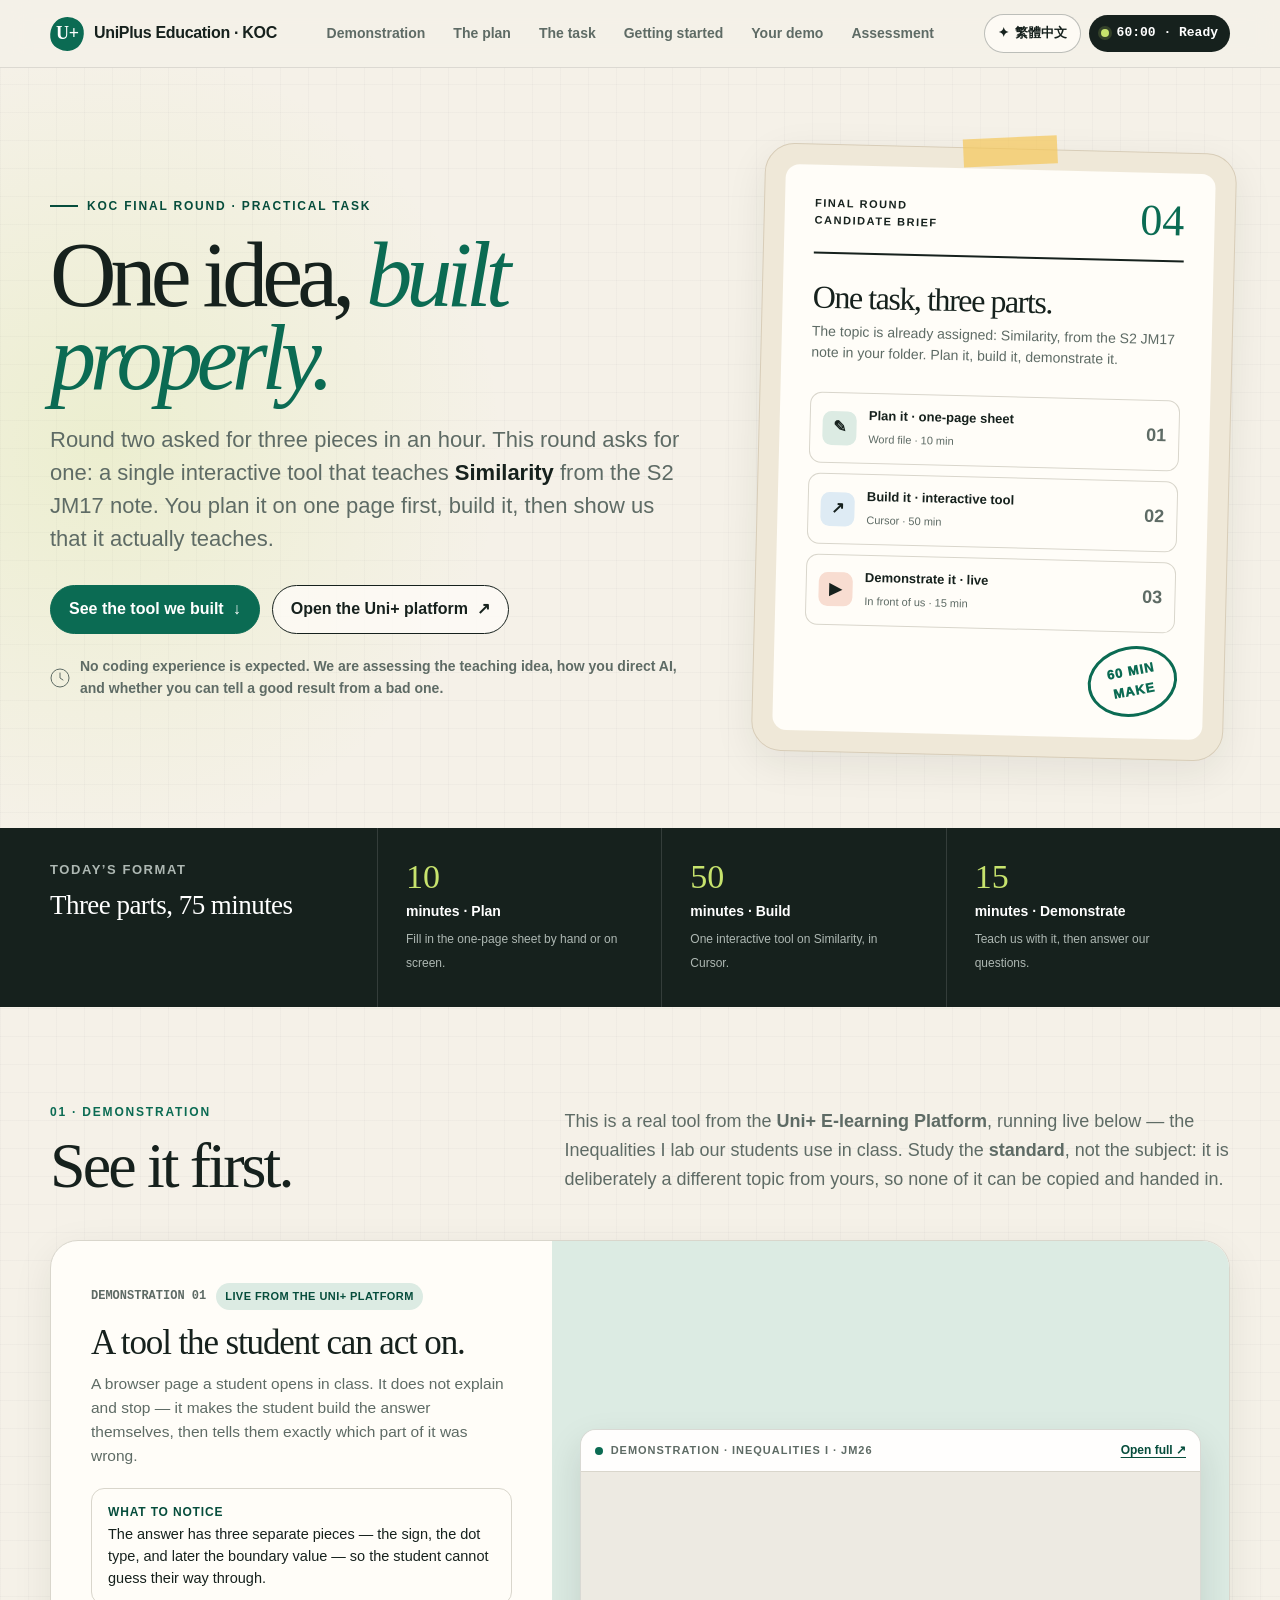
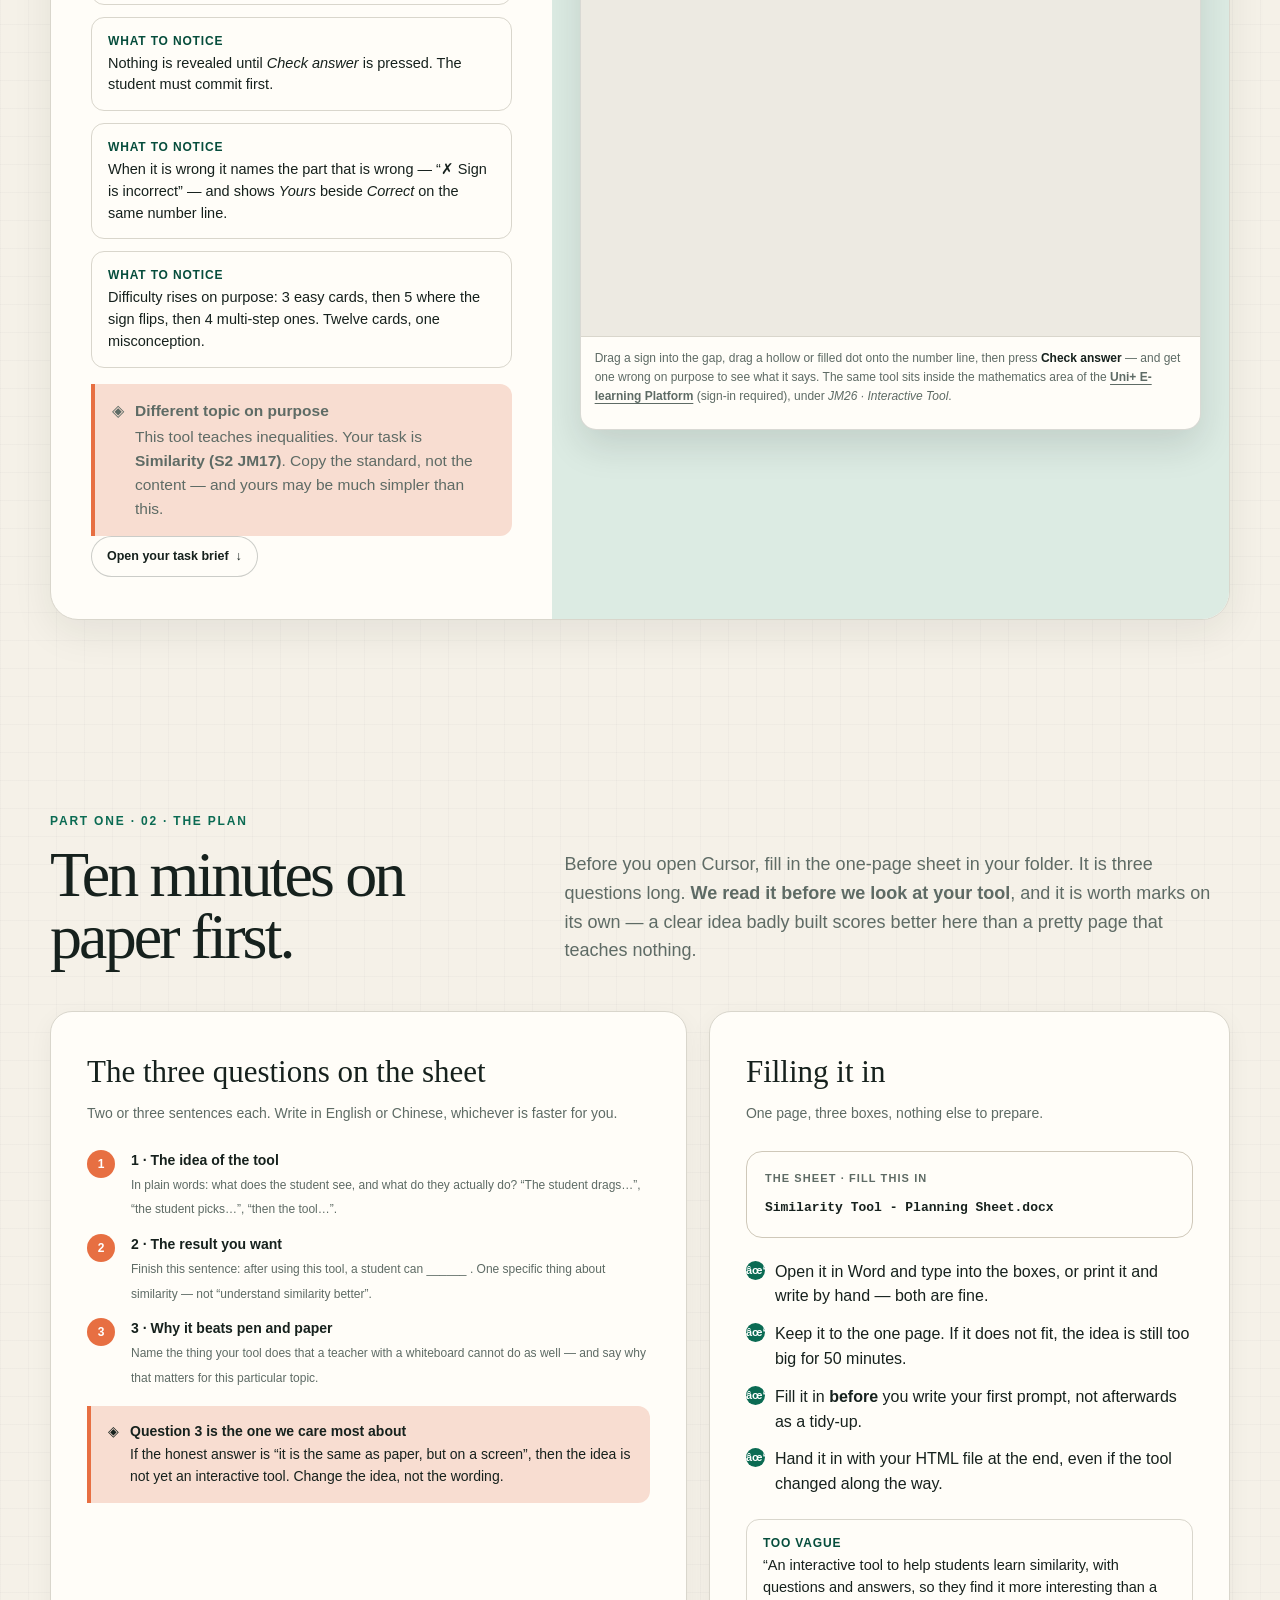
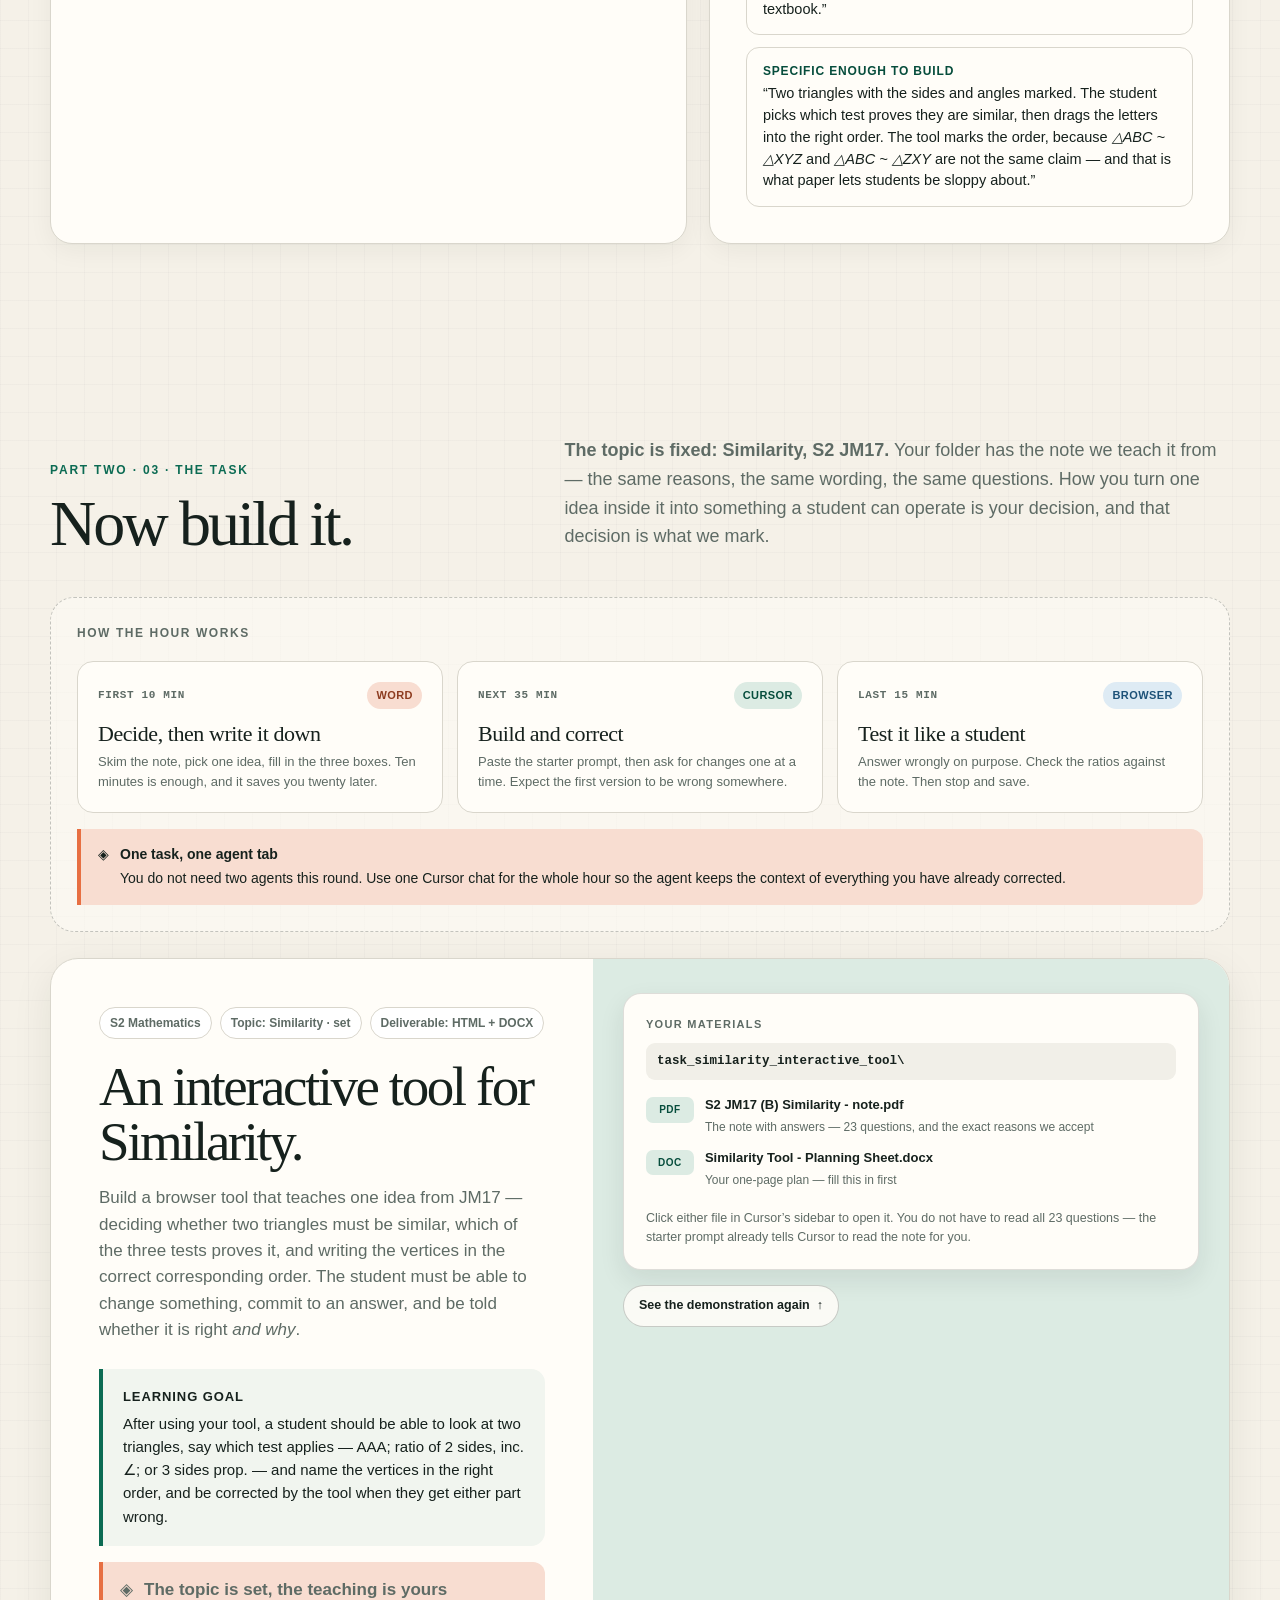
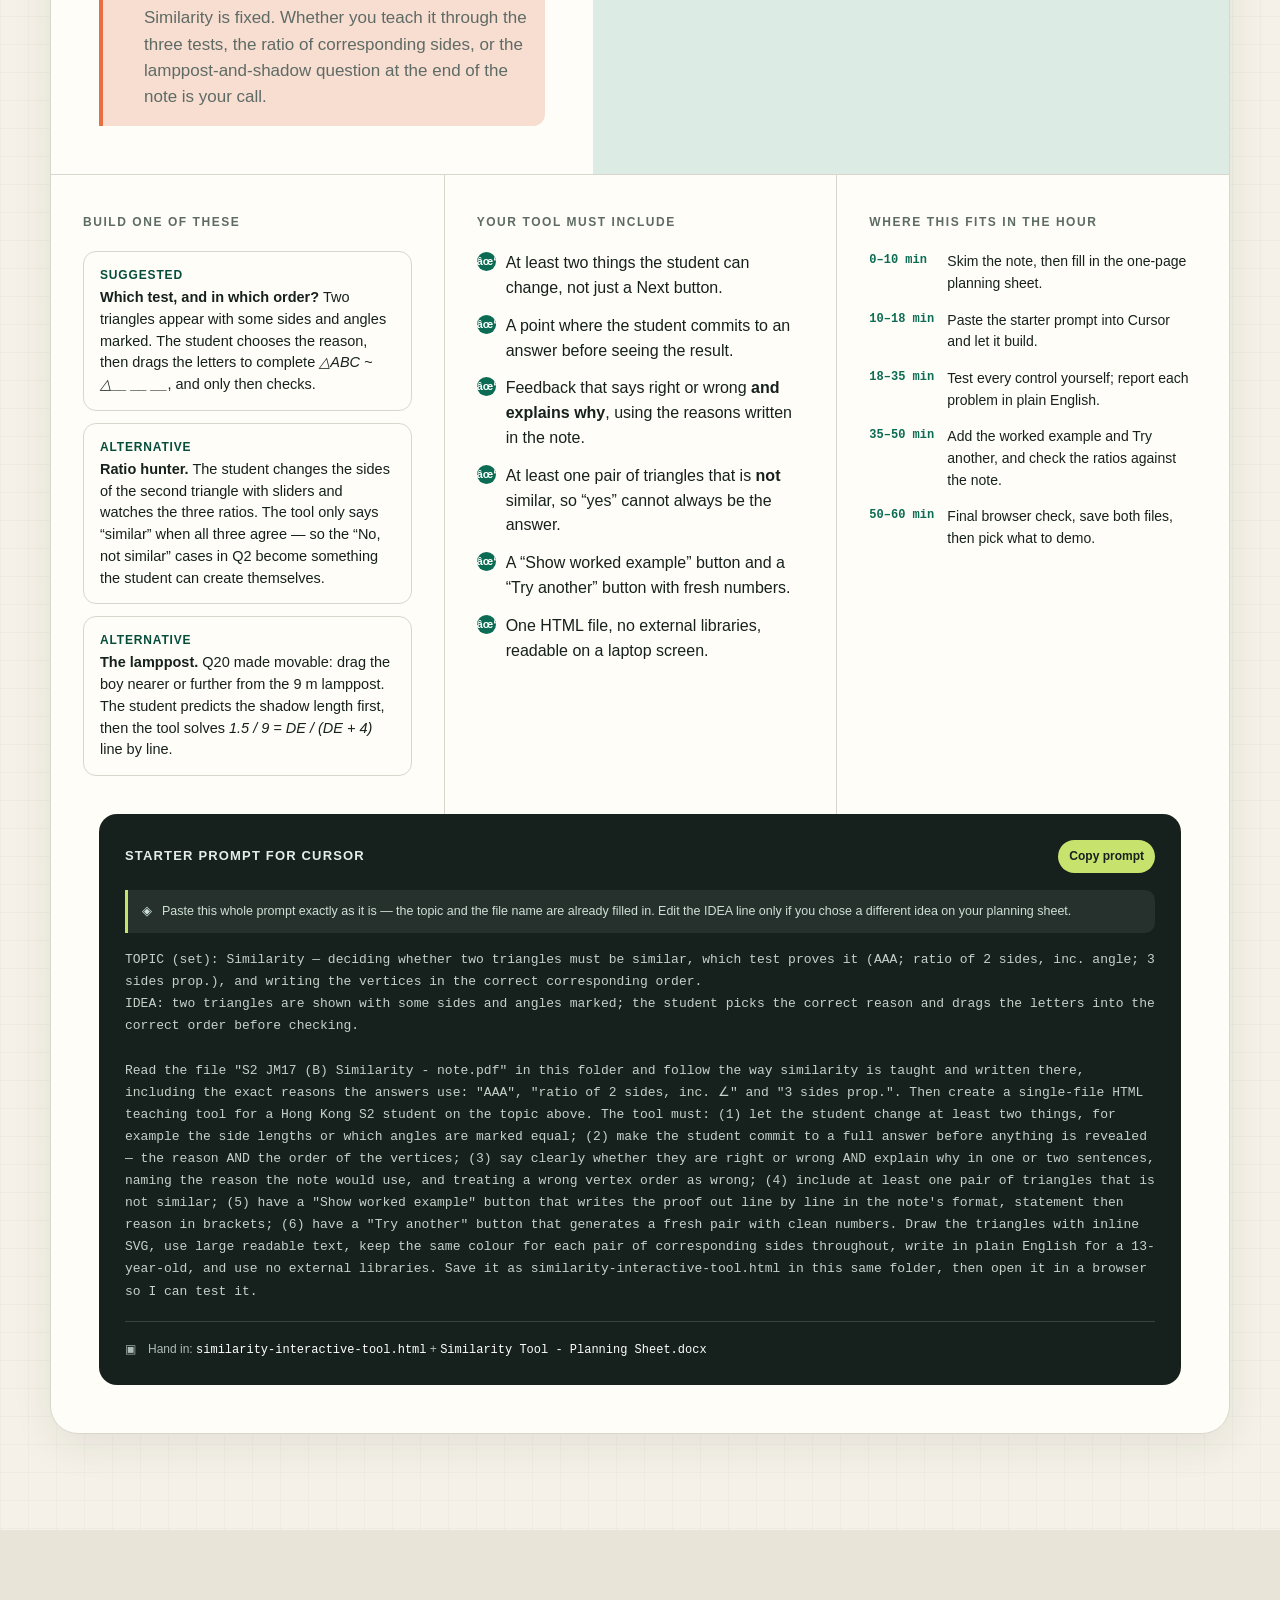
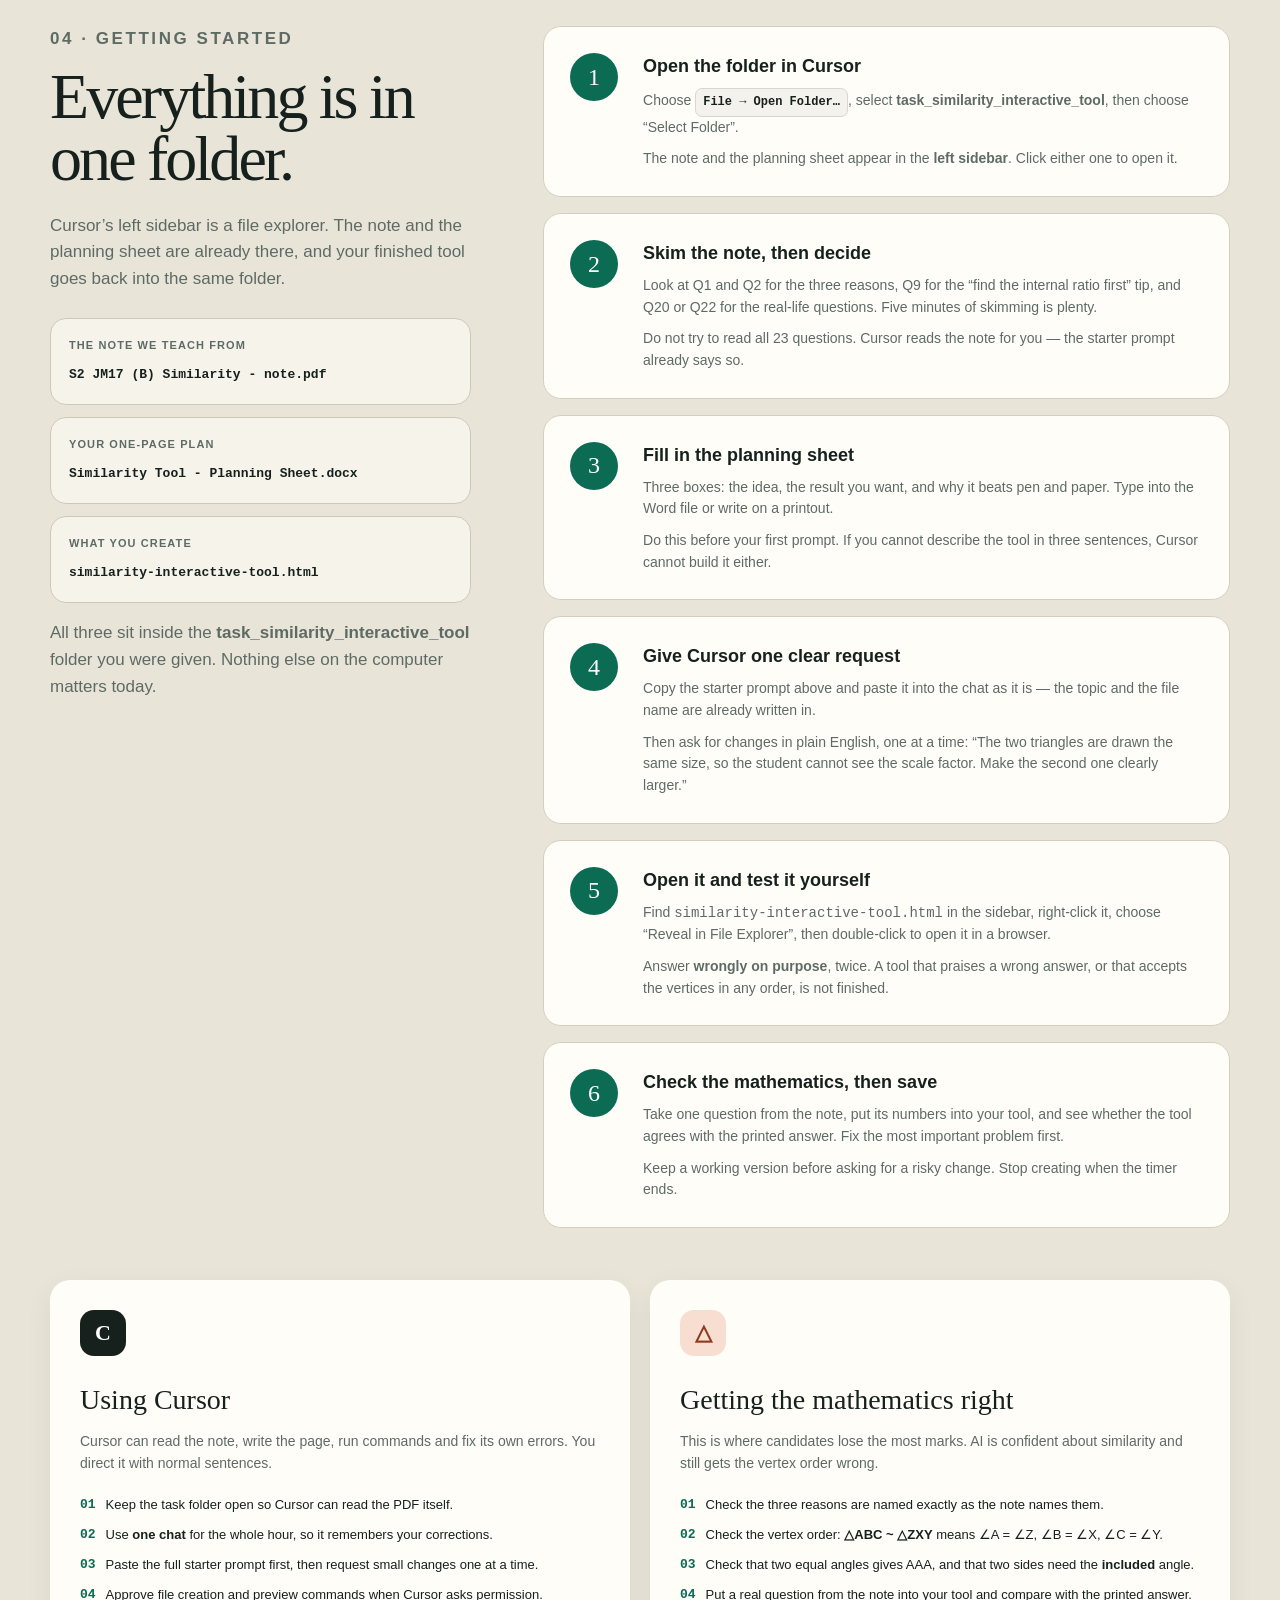
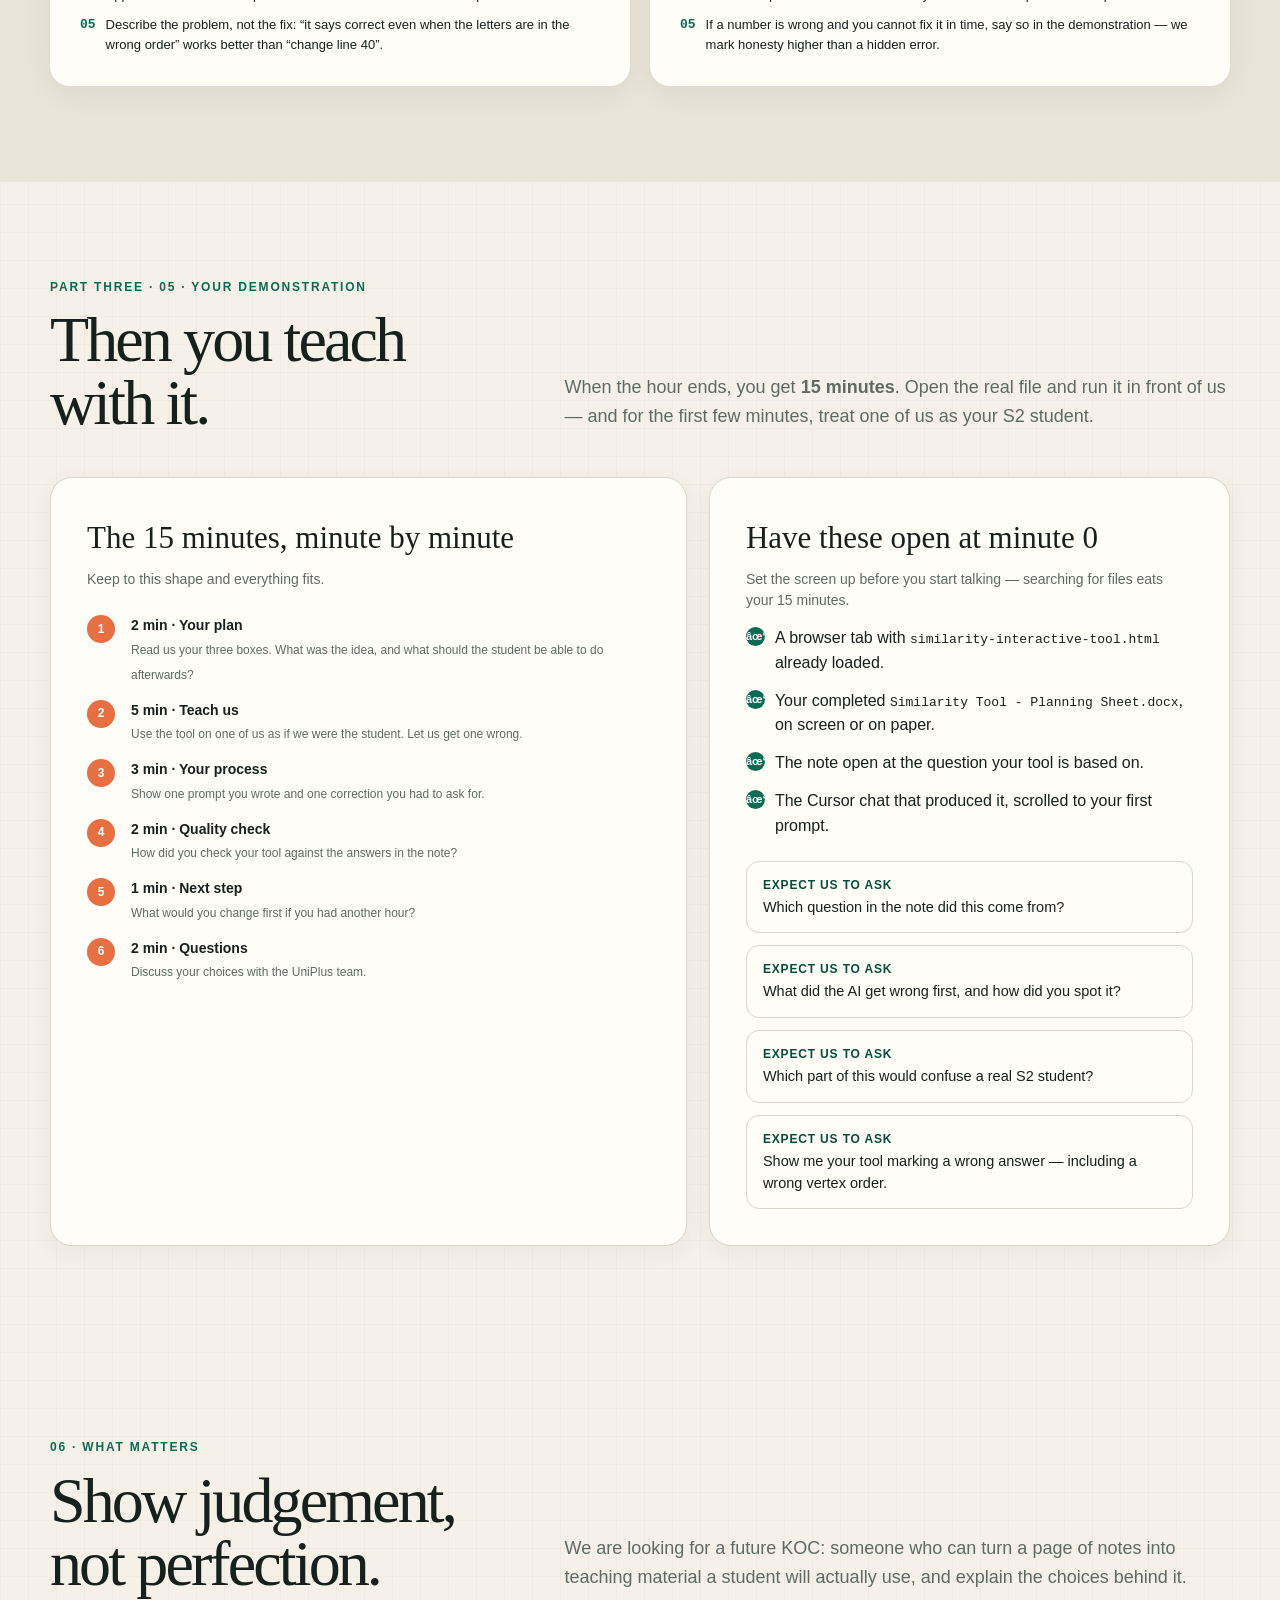
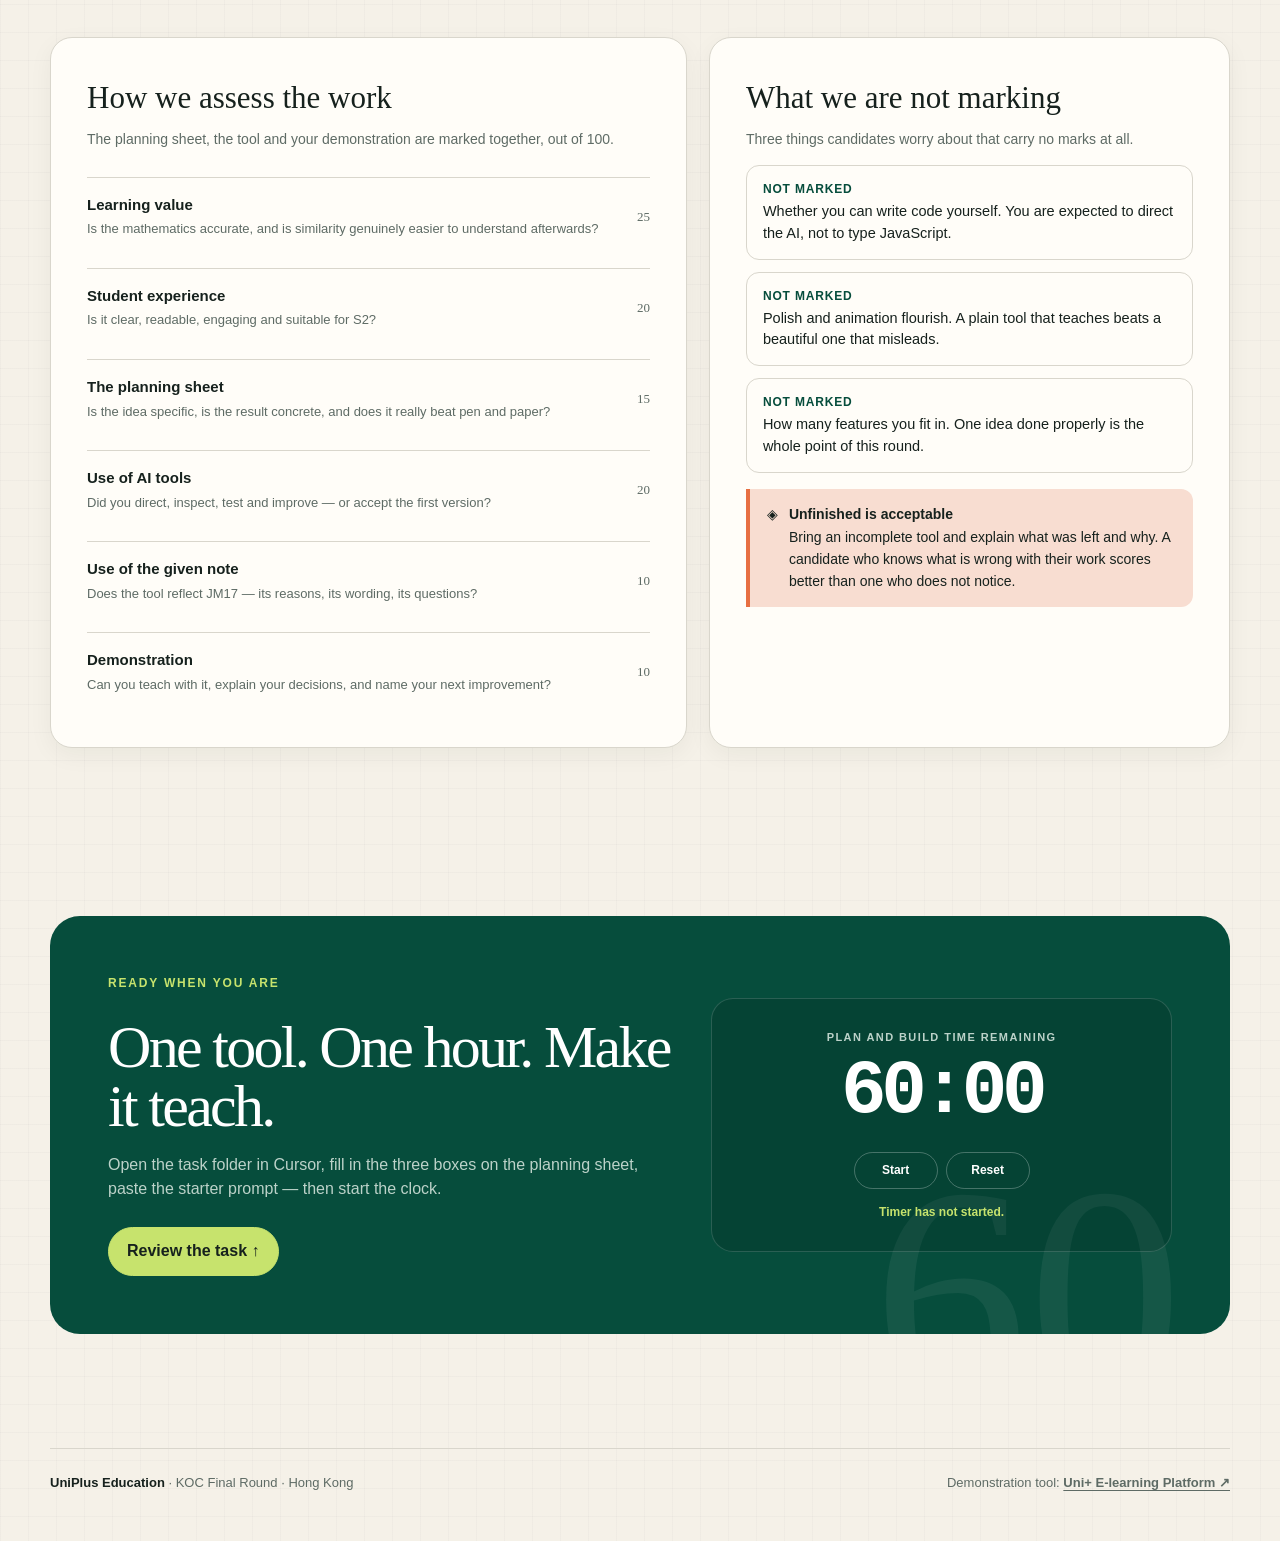
<file: third-round-interview/index.html>
<!doctype html>
<html lang="en">
<head>
  <meta charset="utf-8">
  <meta name="viewport" content="width=device-width, initial-scale=1">
  <meta name="description" content="UniPlus Education KOC final round task — plan an interactive tool on a one-page sheet, build it for S2 JM17 Similarity in 50 minutes, then demonstrate it in 15.">
  <title>UniPlus KOC · Final Round</title>
  <link rel="stylesheet" href="styles.css">
</head>
<body>
  <a class="skip-link" href="#main" data-i18n="skip">Skip to the task</a>

  <header class="topbar">
    <a class="brand" href="#top" aria-label="UniPlus KOC recruitment home">
      <span class="brand-mark" aria-hidden="true"><span>U+</span></span>
      <span class="brand-text">UniPlus Education · KOC</span>
    </a>
    <nav class="nav-links" aria-label="Page sections">
      <a href="#demo" data-i18n="nav.demo">Demonstration</a>
      <a href="#plan" data-i18n="nav.plan">The plan</a>
      <a href="#task" data-i18n="nav.task">The task</a>
      <a href="#setup" data-i18n="nav.setup">Getting started</a>
      <a href="#present" data-i18n="nav.present">Your demo</a>
      <a href="#assessment" data-i18n="nav.assessment">Assessment</a>
    </nav>
    <div class="topbar-actions">
      <button class="lang-toggle" id="langToggle" type="button" lang="zh-Hant" aria-label="切換至繁體中文">
        <span aria-hidden="true">✦</span>
        <span id="langToggleText">繁體中文</span>
      </button>
      <button class="timer-chip" id="timerChip" type="button" aria-label="Jump to the 60 minute timer">
        <span class="timer-dot" aria-hidden="true"></span>
        <span id="timerChipText">60:00 · Ready</span>
      </button>
    </div>
  </header>

  <main id="main">
    <section class="container hero" id="top">
      <div>
        <p class="eyebrow" data-i18n="hero.eyebrow">KOC final round · practical task</p>
        <h1 data-i18n="hero.h1">One idea, <em>built properly.</em></h1>
        <p class="hero-lede" data-i18n="hero.lede">
          Round two asked for three pieces in an hour. This round asks for one: a single interactive
          tool that teaches <strong>Similarity</strong> from the S2 JM17 note. You plan it on one
          page first, build it, then show us that it actually teaches.
        </p>
        <div class="button-row">
          <a class="button primary" href="#demo">
            <span data-i18n="hero.cta1">See the tool we built</span>
            <span aria-hidden="true">↓</span>
          </a>
          <a class="button secondary" href="https://uni-education-elearning.pages.dev/subject/math" target="_blank" rel="noopener">
            <span data-i18n="hero.cta2">Open the Uni+ platform</span>
            <span aria-hidden="true">↗</span>
          </a>
        </div>
        <p class="hero-note">
          <svg width="20" height="20" viewBox="0 0 20 20" aria-hidden="true">
            <circle cx="10" cy="10" r="9" fill="none" stroke="currentColor"/>
            <path d="M10 5v5l3 2" fill="none" stroke="currentColor" stroke-linecap="round"/>
          </svg>
          <span data-i18n="hero.note">No coding experience is expected. We are assessing the teaching idea, how you direct AI, and whether you can tell a good result from a bad one.</span>
        </p>
      </div>

      <div class="hero-board" aria-label="Final round task sheet illustration">
        <div class="board-sheet">
          <div class="sheet-top">
            <span class="sheet-kicker" data-i18n="sheet.kicker">Final round<br>Candidate brief</span>
            <span class="sheet-number">04</span>
          </div>
          <h2 class="sheet-title" data-i18n="sheet.title">One task, three parts.</h2>
          <p class="sheet-subtitle" data-i18n="sheet.subtitle">The topic is already assigned: Similarity, from the S2 JM17 note in your folder. Plan it, build it, demonstrate it.</p>
          <div class="sheet-options">
            <div class="sheet-option">
              <span>✎</span>
              <span data-i18n="sheet.opt1"><strong>Plan it · one-page sheet</strong><small>Word file · 10 min</small></span>
              <b>01</b>
            </div>
            <div class="sheet-option">
              <span>↗</span>
              <span data-i18n="sheet.opt2"><strong>Build it · interactive tool</strong><small>Cursor · 50 min</small></span>
              <b>02</b>
            </div>
            <div class="sheet-option">
              <span>▶</span>
              <span data-i18n="sheet.opt3"><strong>Demonstrate it · live</strong><small>In front of us · 15 min</small></span>
              <b>03</b>
            </div>
          </div>
          <div class="sheet-stamp" data-i18n="sheet.stamp">60 min<br>make</div>
        </div>
      </div>
    </section>

    <section class="format-strip" aria-label="Interview format">
      <div class="container format-grid">
        <div class="format-intro">
          <p data-i18n="format.kicker">Today’s format</p>
          <strong data-i18n="format.total">Three parts, 75 minutes</strong>
        </div>
        <div class="format-item">
          <span>10</span>
          <strong data-i18n="format.1label">minutes · Plan</strong>
          <small data-i18n="format.1note">Fill in the one-page sheet by hand or on screen.</small>
        </div>
        <div class="format-item">
          <span>50</span>
          <strong data-i18n="format.2label">minutes · Build</strong>
          <small data-i18n="format.2note">One interactive tool on Similarity, in Cursor.</small>
        </div>
        <div class="format-item">
          <span>15</span>
          <strong data-i18n="format.3label">minutes · Demonstrate</strong>
          <small data-i18n="format.3note">Teach us with it, then answer our questions.</small>
        </div>
      </div>
    </section>

    <section class="section container" id="demo">
      <div class="section-head">
        <div>
          <p class="section-label" data-i18n="demo.label">01 · Demonstration</p>
          <h2 data-i18n="demo.h2">See it first.</h2>
        </div>
        <p data-i18n="demo.intro">
          This is a real tool from the <strong>Uni+ E-learning Platform</strong>, running live below —
          the Inequalities I lab our students use in class. Study the <strong>standard</strong>, not
          the subject: it is deliberately a different topic from yours, so none of it can be copied
          and handed in.
        </p>
      </div>

      <div class="demo-stack">
        <article class="demo-row" id="demo-tool">
          <div class="demo-copy">
            <div class="demo-head">
              <span class="demo-no" data-i18n="demo.tool.no">DEMONSTRATION 01</span>
              <span class="tool-tag cursor" data-i18n="demo.tool.tag">Live from the Uni+ platform</span>
            </div>
            <h3 data-i18n="demo.tool.h3">A tool the student can act on.</h3>
            <p data-i18n="demo.tool.p">
              A browser page a student opens in class. It does not explain and stop — it makes the
              student build the answer themselves, then tells them exactly which part of it was
              wrong.
            </p>
            <ul class="idea-list" style="margin-top: 20px">
              <li data-i18n="demo.tool.n1"><b>What to notice</b>The answer has three separate pieces — the sign, the dot type, and later the boundary value — so the student cannot guess their way through.</li>
              <li data-i18n="demo.tool.n2"><b>What to notice</b>Nothing is revealed until <em>Check answer</em> is pressed. The student must commit first.</li>
              <li data-i18n="demo.tool.n3"><b>What to notice</b>When it is wrong it names the part that is wrong — “✗ Sign is incorrect” — and shows <em>Yours</em> beside <em>Correct</em> on the same number line.</li>
              <li data-i18n="demo.tool.n4"><b>What to notice</b>Difficulty rises on purpose: 3 easy cards, then 5 where the sign flips, then 4 multi-step ones. Twelve cards, one misconception.</li>
            </ul>
            <p class="workflow-hint">
              <span aria-hidden="true">◈</span>
              <span data-i18n="demo.tool.hint">
                <strong>Different topic on purpose</strong>
                This tool teaches inequalities. Your task is <b>Similarity (S2 JM17)</b>. Copy the
                standard, not the content — and yours may be much simpler than this.
              </span>
            </p>
            <a class="jump-link" href="#task"><span data-i18n="demo.tool.jump">Open your task brief</span> <span aria-hidden="true">↓</span></a>
          </div>
          <div class="task-visual tool-visual">
            <div class="example-frame">
              <div class="example-bar">
                <span class="example-label" data-i18n="demo.tool.caption">Demonstration · Inequalities I · JM26</span>
                <a class="example-link" href="https://unikoc5.github.io/s3-maths/topics/inequality/?tab=tools" target="_blank" rel="noopener" data-i18n="common.openfull">Open full ↗</a>
              </div>
              <div class="example-embed cropped ineq-tool" data-scale-embed>
                <iframe src="https://unikoc5.github.io/s3-maths/topics/inequality/?tab=tools" title="Demonstration: the JM26 Inequalities I interactive tool" loading="lazy"></iframe>
              </div>
              <p class="example-note" data-i18n="demo.tool.note">
                Drag a sign into the gap, drag a hollow or filled dot onto the number line, then press
                <strong>Check answer</strong> — and get one wrong on purpose to see what it says. The
                same tool sits inside the mathematics area of the
                <a href="https://uni-education-elearning.pages.dev/subject/math" target="_blank" rel="noopener">Uni+ E-learning Platform</a>
                (sign-in required), under <em>JM26 · Interactive Tool</em>.
              </p>
            </div>
          </div>
        </article>
      </div>
    </section>

    <section class="section container" id="plan">
      <div class="section-head">
        <div>
          <p class="section-label" data-i18n="plan.label">Part one · 02 · The plan</p>
          <h2 data-i18n="plan.h2">Ten minutes on paper first.</h2>
        </div>
        <p data-i18n="plan.intro">
          Before you open Cursor, fill in the one-page sheet in your folder. It is three questions
          long. <strong>We read it before we look at your tool</strong>, and it is worth marks on its
          own — a clear idea badly built scores better here than a pretty page that teaches nothing.
        </p>
      </div>

      <div class="rules-grid">
        <article class="presentation-card">
          <h3 data-i18n="plan.qh3">The three questions on the sheet</h3>
          <p class="card-intro" data-i18n="plan.qintro">Two or three sentences each. Write in English or Chinese, whichever is faster for you.</p>
          <ol class="presentation-list">
            <li><div data-i18n="plan.q1"><strong>1 · The idea of the tool</strong><span>In plain words: what does the student see, and what do they actually do? “The student drags…”, “the student picks…”, “then the tool…”.</span></div></li>
            <li><div data-i18n="plan.q2"><strong>2 · The result you want</strong><span>Finish this sentence: after using this tool, a student can ______ . One specific thing about similarity — not “understand similarity better”.</span></div></li>
            <li><div data-i18n="plan.q3"><strong>3 · Why it beats pen and paper</strong><span>Name the thing your tool does that a teacher with a whiteboard cannot do as well — and say why that matters for this particular topic.</span></div></li>
          </ol>
          <p class="workflow-hint">
            <span aria-hidden="true">◈</span>
            <span data-i18n="plan.hint">
              <strong>Question 3 is the one we care most about</strong>
              If the honest answer is “it is the same as paper, but on a screen”, then the idea is not
              yet an interactive tool. Change the idea, not the wording.
            </span>
          </p>
        </article>

        <article class="presentation-card">
          <h3 data-i18n="plan.fileh3">Filling it in</h3>
          <p class="card-intro" data-i18n="plan.fileintro">One page, three boxes, nothing else to prepare.</p>
          <div class="path-card">
            <span data-i18n="plan.filelabel">The sheet · fill this in</span>
            <code>Similarity Tool - Planning Sheet.docx</code>
          </div>
          <ul class="requirement-list" style="margin-top: 22px">
            <li data-i18n="plan.f1">Open it in Word and type into the boxes, or print it and write by hand — both are fine.</li>
            <li data-i18n="plan.f2">Keep it to the one page. If it does not fit, the idea is still too big for 50 minutes.</li>
            <li data-i18n="plan.f3">Fill it in <strong>before</strong> you write your first prompt, not afterwards as a tidy-up.</li>
            <li data-i18n="plan.f4">Hand it in with your HTML file at the end, even if the tool changed along the way.</li>
          </ul>
          <ul class="idea-list" style="margin-top: 22px">
            <li data-i18n="plan.weak"><b>Too vague</b>“An interactive tool to help students learn similarity, with questions and answers, so they find it more interesting than a textbook.”</li>
            <li data-i18n="plan.strong"><b>Specific enough to build</b>“Two triangles with the sides and angles marked. The student picks which test proves they are similar, then drags the letters into the right order. The tool marks the order, because <em>△ABC ~ △XYZ</em> and <em>△ABC ~ △ZXY</em> are not the same claim — and that is what paper lets students be sloppy about.”</li>
          </ul>
        </article>
      </div>
    </section>

    <section class="section container" id="task">
      <div class="section-head">
        <div>
          <p class="section-label" data-i18n="task.label">Part two · 03 · The task</p>
          <h2 data-i18n="task.h2">Now build it.</h2>
        </div>
        <p data-i18n="task.intro">
          <strong>The topic is fixed: Similarity, S2 JM17.</strong> Your folder has the note we teach
          it from — the same reasons, the same wording, the same questions. How you turn one idea
          inside it into something a student can operate is your decision, and that decision is what
          we mark.
        </p>
      </div>

      <div class="workflow">
        <p class="workflow-title" data-i18n="workflow.title">How the hour works</p>
        <div class="workflow-grid">
          <article class="lane">
            <div class="lane-head">
              <span class="lane-no" data-i18n="workflow.lane1">First 10 min</span>
              <span class="tool-tag youmind" data-i18n="workflow.tag1">Word</span>
            </div>
            <h3 data-i18n="workflow.lane1h">Decide, then write it down</h3>
            <p data-i18n="workflow.lane1p">Skim the note, pick one idea, fill in the three boxes. Ten minutes is enough, and it saves you twenty later.</p>
          </article>
          <article class="lane">
            <div class="lane-head">
              <span class="lane-no" data-i18n="workflow.lane2">Next 35 min</span>
              <span class="tool-tag cursor" data-i18n="workflow.tag2">Cursor</span>
            </div>
            <h3 data-i18n="workflow.lane2h">Build and correct</h3>
            <p data-i18n="workflow.lane2p">Paste the starter prompt, then ask for changes one at a time. Expect the first version to be wrong somewhere.</p>
          </article>
          <article class="lane">
            <div class="lane-head">
              <span class="lane-no" data-i18n="workflow.lane3">Last 15 min</span>
              <span class="tool-tag manim" data-i18n="workflow.tag3">Browser</span>
            </div>
            <h3 data-i18n="workflow.lane3h">Test it like a student</h3>
            <p data-i18n="workflow.lane3p">Answer wrongly on purpose. Check the ratios against the note. Then stop and save.</p>
          </article>
        </div>
        <p class="workflow-hint">
          <span aria-hidden="true">◈</span>
          <span data-i18n="workflow.hint">
            <strong>One task, one agent tab</strong>
            You do not need two agents this round. Use one Cursor chat for the whole hour so the
            agent keeps the context of everything you have already corrected.
          </span>
        </p>
      </div>

      <article class="task-panel active" id="panel-tool">
        <div class="task-hero">
          <div class="task-copy">
            <div class="task-badges">
              <span class="badge" data-i18n="common.subject">S2 Mathematics</span>
              <span class="badge" data-i18n="task.badge.topic">Topic: Similarity · set</span>
              <span class="badge" data-i18n="task.badge.deliverable">Deliverable: HTML + DOCX</span>
            </div>
            <h3 data-i18n="task.h3">An interactive tool for Similarity.</h3>
            <p data-i18n="task.p">
              Build a browser tool that teaches one idea from JM17 — deciding whether two triangles
              must be similar, which of the three tests proves it, and writing the vertices in the
              correct corresponding order. The student must be able to change something, commit to an
              answer, and be told whether it is right <em>and why</em>.
            </p>
            <div class="brief-box">
              <strong data-i18n="common.goal">Learning goal</strong>
              <p data-i18n="task.goal">After using your tool, a student should be able to look at two triangles, say which test applies — AAA; ratio of 2 sides, inc. ∠; or 3 sides prop. — and name the vertices in the right order, and be corrected by the tool when they get either part wrong.</p>
            </div>
            <p class="workflow-hint">
              <span aria-hidden="true">◈</span>
              <span data-i18n="task.hint">
                <strong>The topic is set, the teaching is yours</strong>
                Similarity is fixed. Whether you teach it through the three tests, the ratio of
                corresponding sides, or the lamppost-and-shadow question at the end of the note is
                your call.
              </span>
            </p>
          </div>
          <div class="task-side tool-visual">
            <div class="materials-card">
              <p class="materials-title" data-i18n="task.materials">Your materials</p>
              <code class="materials-path">task_similarity_interactive_tool\</code>
              <ul class="materials-list">
                <li>
                  <span>PDF</span>
                  <div><strong>S2 JM17 (B) Similarity - note.pdf</strong><small data-i18n="task.file1">The note with answers — 23 questions, and the exact reasons we accept</small></div>
                </li>
                <li>
                  <span>DOC</span>
                  <div><strong>Similarity Tool - Planning Sheet.docx</strong><small data-i18n="task.file2">Your one-page plan — fill this in first</small></div>
                </li>
              </ul>
              <p class="materials-note" data-i18n="task.materialsnote">
                Click either file in Cursor’s sidebar to open it. You do not have to read all 23
                questions — the starter prompt already tells Cursor to read the note for you.
              </p>
            </div>
            <a class="jump-link" href="#demo-tool"><span data-i18n="task.seedemo">See the demonstration again</span> <span aria-hidden="true">↑</span></a>
          </div>
        </div>
        <div class="task-details three">
          <div class="detail-col">
            <p class="detail-title" data-i18n="task.ideas">Build one of these</p>
            <ul class="idea-list">
              <li data-i18n="task.idea1"><b>Suggested</b><strong>Which test, and in which order?</strong> Two triangles appear with some sides and angles marked. The student chooses the reason, then drags the letters to complete <em>△ABC ~ △__ __ __</em>, and only then checks.</li>
              <li data-i18n="task.idea2"><b>Alternative</b><strong>Ratio hunter.</strong> The student changes the sides of the second triangle with sliders and watches the three ratios. The tool only says “similar” when all three agree — so the “No, not similar” cases in Q2 become something the student can create themselves.</li>
              <li data-i18n="task.idea3"><b>Alternative</b><strong>The lamppost.</strong> Q20 made movable: drag the boy nearer or further from the 9 m lamppost. The student predicts the shadow length first, then the tool solves <em>1.5 / 9 = DE / (DE + 4)</em> line by line.</li>
            </ul>
          </div>
          <div class="detail-col">
            <p class="detail-title" data-i18n="task.reqtitle">Your tool must include</p>
            <ul class="requirement-list">
              <li data-i18n="task.req1">At least two things the student can change, not just a Next button.</li>
              <li data-i18n="task.req2">A point where the student commits to an answer before seeing the result.</li>
              <li data-i18n="task.req3">Feedback that says right or wrong <strong>and explains why</strong>, using the reasons written in the note.</li>
              <li data-i18n="task.req4">At least one pair of triangles that is <strong>not</strong> similar, so “yes” cannot always be the answer.</li>
              <li data-i18n="task.req5">A “Show worked example” button and a “Try another” button with fresh numbers.</li>
              <li data-i18n="task.req6">One HTML file, no external libraries, readable on a laptop screen.</li>
            </ul>
          </div>
          <div class="detail-col">
            <p class="detail-title" data-i18n="common.timeline">Where this fits in the hour</p>
            <ol class="timeline-list">
              <li><strong>0–10 min</strong><span data-i18n="task.t1">Skim the note, then fill in the one-page planning sheet.</span></li>
              <li><strong>10–18 min</strong><span data-i18n="task.t2">Paste the starter prompt into Cursor and let it build.</span></li>
              <li><strong>18–35 min</strong><span data-i18n="task.t3">Test every control yourself; report each problem in plain English.</span></li>
              <li><strong>35–50 min</strong><span data-i18n="task.t4">Add the worked example and Try another, and check the ratios against the note.</span></li>
              <li><strong>50–60 min</strong><span data-i18n="task.t5">Final browser check, save both files, then pick what to demo.</span></li>
            </ol>
          </div>
        </div>
        <div class="prompt-wrap">
          <div class="prompt-card">
            <div class="prompt-head">
              <strong data-i18n="task.prompttitle">Starter prompt for Cursor</strong>
              <button class="copy-button" type="button" data-copy="prompt-tool" data-i18n="common.copy">Copy prompt</button>
            </div>
            <p class="prompt-swap">
              <span aria-hidden="true">◈</span>
              <span data-i18n="task.promptnote">Paste this whole prompt exactly as it is — the topic and the file name are already filled in. Edit the IDEA line only if you chose a different idea on your planning sheet.</span>
            </p>
            <pre class="prompt-text" id="prompt-tool">TOPIC (set): Similarity — deciding whether two triangles must be similar, which test proves it (AAA; ratio of 2 sides, inc. angle; 3 sides prop.), and writing the vertices in the correct corresponding order.
IDEA: two triangles are shown with some sides and angles marked; the student picks the correct reason and drags the letters into the correct order before checking.

Read the file "S2 JM17 (B) Similarity - note.pdf" in this folder and follow the way similarity is taught and written there, including the exact reasons the answers use: "AAA", "ratio of 2 sides, inc. ∠" and "3 sides prop.". Then create a single-file HTML teaching tool for a Hong Kong S2 student on the topic above. The tool must: (1) let the student change at least two things, for example the side lengths or which angles are marked equal; (2) make the student commit to a full answer before anything is revealed — the reason AND the order of the vertices; (3) say clearly whether they are right or wrong AND explain why in one or two sentences, naming the reason the note would use, and treating a wrong vertex order as wrong; (4) include at least one pair of triangles that is not similar; (5) have a "Show worked example" button that writes the proof out line by line in the note's format, statement then reason in brackets; (6) have a "Try another" button that generates a fresh pair with clean numbers. Draw the triangles with inline SVG, use large readable text, keep the same colour for each pair of corresponding sides throughout, write in plain English for a 13-year-old, and use no external libraries. Save it as similarity-interactive-tool.html in this same folder, then open it in a browser so I can test it.</pre>
            <div class="file-output">
              <span aria-hidden="true">▣</span>
              <span><span data-i18n="common.handin">Hand in:</span> <code>similarity-interactive-tool.html</code> + <code>Similarity Tool - Planning Sheet.docx</code></span>
            </div>
          </div>
        </div>
      </article>
    </section>

    <section class="section setup-section" id="setup">
      <div class="container">
        <div class="setup-grid">
          <div class="setup-sticky">
            <p class="section-label" data-i18n="setup.label">04 · Getting started</p>
            <h2 data-i18n="setup.h2">Everything is in one folder.</h2>
            <p data-i18n="setup.intro">
              Cursor’s left sidebar is a file explorer. The note and the planning sheet are already
              there, and your finished tool goes back into the same folder.
            </p>
            <div class="path-card">
              <span data-i18n="setup.path1">The note we teach from</span>
              <code>S2 JM17 (B) Similarity - note.pdf</code>
            </div>
            <div class="path-card">
              <span data-i18n="setup.path2">Your one-page plan</span>
              <code>Similarity Tool - Planning Sheet.docx</code>
            </div>
            <div class="path-card">
              <span data-i18n="setup.path3">What you create</span>
              <code>similarity-interactive-tool.html</code>
            </div>
            <p class="path-note" data-i18n="setup.pathnote">
              All three sit inside the <strong>task_similarity_interactive_tool</strong> folder you
              were given. Nothing else on the computer matters today.
            </p>
          </div>

          <div class="step-list">
            <article class="step-card">
              <span class="step-number">1</span>
              <div>
                <h3 data-i18n="setup.s1h">Open the folder in Cursor</h3>
                <p data-i18n="setup.s1a">Choose <span class="ui-callout">File → Open Folder…</span>, select <strong>task_similarity_interactive_tool</strong>, then choose “Select Folder”.</p>
                <p data-i18n="setup.s1b">The note and the planning sheet appear in the <strong>left sidebar</strong>. Click either one to open it.</p>
              </div>
            </article>
            <article class="step-card">
              <span class="step-number">2</span>
              <div>
                <h3 data-i18n="setup.s2h">Skim the note, then decide</h3>
                <p data-i18n="setup.s2a">Look at Q1 and Q2 for the three reasons, Q9 for the “find the internal ratio first” tip, and Q20 or Q22 for the real-life questions. Five minutes of skimming is plenty.</p>
                <p data-i18n="setup.s2b">Do not try to read all 23 questions. Cursor reads the note for you — the starter prompt already says so.</p>
              </div>
            </article>
            <article class="step-card">
              <span class="step-number">3</span>
              <div>
                <h3 data-i18n="setup.s3h">Fill in the planning sheet</h3>
                <p data-i18n="setup.s3a">Three boxes: the idea, the result you want, and why it beats pen and paper. Type into the Word file or write on a printout.</p>
                <p data-i18n="setup.s3b">Do this before your first prompt. If you cannot describe the tool in three sentences, Cursor cannot build it either.</p>
              </div>
            </article>
            <article class="step-card">
              <span class="step-number">4</span>
              <div>
                <h3 data-i18n="setup.s4h">Give Cursor one clear request</h3>
                <p data-i18n="setup.s4a">Copy the starter prompt above and paste it into the chat as it is — the topic and the file name are already written in.</p>
                <p data-i18n="setup.s4b">Then ask for changes in plain English, one at a time: “The two triangles are drawn the same size, so the student cannot see the scale factor. Make the second one clearly larger.”</p>
              </div>
            </article>
            <article class="step-card">
              <span class="step-number">5</span>
              <div>
                <h3 data-i18n="setup.s5h">Open it and test it yourself</h3>
                <p data-i18n="setup.s5a">Find <code>similarity-interactive-tool.html</code> in the sidebar, right-click it, choose “Reveal in File Explorer”, then double-click to open it in a browser.</p>
                <p data-i18n="setup.s5b">Answer <strong>wrongly on purpose</strong>, twice. A tool that praises a wrong answer, or that accepts the vertices in any order, is not finished.</p>
              </div>
            </article>
            <article class="step-card">
              <span class="step-number">6</span>
              <div>
                <h3 data-i18n="setup.s6h">Check the mathematics, then save</h3>
                <p data-i18n="setup.s6a">Take one question from the note, put its numbers into your tool, and see whether the tool agrees with the printed answer. Fix the most important problem first.</p>
                <p data-i18n="setup.s6b">Keep a working version before asking for a risky change. Stop creating when the timer ends.</p>
              </div>
            </article>
          </div>
        </div>

        <div class="tool-guide-grid">
          <article class="tool-guide">
            <div class="tool-guide-icon" aria-hidden="true">C</div>
            <h3 data-i18n="guide.cursor.h3">Using Cursor</h3>
            <p data-i18n="guide.cursor.p">Cursor can read the note, write the page, run commands and fix its own errors. You direct it with normal sentences.</p>
            <div class="mini-steps">
              <div class="mini-step"><b>01</b><span data-i18n="guide.cursor.1">Keep the task folder open so Cursor can read the PDF itself.</span></div>
              <div class="mini-step"><b>02</b><span data-i18n="guide.cursor.2">Use <strong>one chat</strong> for the whole hour, so it remembers your corrections.</span></div>
              <div class="mini-step"><b>03</b><span data-i18n="guide.cursor.3">Paste the full starter prompt first, then request small changes one at a time.</span></div>
              <div class="mini-step"><b>04</b><span data-i18n="guide.cursor.4">Approve file creation and preview commands when Cursor asks permission.</span></div>
              <div class="mini-step"><b>05</b><span data-i18n="guide.cursor.5">Describe the problem, not the fix: “it says correct even when the letters are in the wrong order” works better than “change line 40”.</span></div>
            </div>
          </article>

          <article class="tool-guide">
            <div class="tool-guide-icon" aria-hidden="true">△</div>
            <h3 data-i18n="guide.maths.h3">Getting the mathematics right</h3>
            <p data-i18n="guide.maths.p">This is where candidates lose the most marks. AI is confident about similarity and still gets the vertex order wrong.</p>
            <div class="mini-steps">
              <div class="mini-step"><b>01</b><span data-i18n="guide.maths.1">Check the three reasons are named exactly as the note names them.</span></div>
              <div class="mini-step"><b>02</b><span data-i18n="guide.maths.2">Check the vertex order: <strong>△ABC ~ △ZXY</strong> means ∠A = ∠Z, ∠B = ∠X, ∠C = ∠Y.</span></div>
              <div class="mini-step"><b>03</b><span data-i18n="guide.maths.3">Check that two equal angles gives AAA, and that two sides need the <strong>included</strong> angle.</span></div>
              <div class="mini-step"><b>04</b><span data-i18n="guide.maths.4">Put a real question from the note into your tool and compare with the printed answer.</span></div>
              <div class="mini-step"><b>05</b><span data-i18n="guide.maths.5">If a number is wrong and you cannot fix it in time, say so in the demonstration — we mark honesty higher than a hidden error.</span></div>
            </div>
          </article>
        </div>
      </div>
    </section>

    <section class="section container" id="present">
      <div class="section-head">
        <div>
          <p class="section-label" data-i18n="present.label">Part three · 05 · Your demonstration</p>
          <h2 data-i18n="present.h2">Then you teach with it.</h2>
        </div>
        <p data-i18n="present.intro">
          When the hour ends, you get <strong>15 minutes</strong>. Open the real file and run it in
          front of us — and for the first few minutes, treat one of us as your S2 student.
        </p>
      </div>

      <div class="rules-grid">
        <article class="presentation-card">
          <h3 data-i18n="present.runh3">The 15 minutes, minute by minute</h3>
          <p class="card-intro" data-i18n="present.runintro">Keep to this shape and everything fits.</p>
          <ol class="presentation-list">
            <li><div data-i18n="present.r1"><strong>2 min · Your plan</strong><span>Read us your three boxes. What was the idea, and what should the student be able to do afterwards?</span></div></li>
            <li><div data-i18n="present.r2"><strong>5 min · Teach us</strong><span>Use the tool on one of us as if we were the student. Let us get one wrong.</span></div></li>
            <li><div data-i18n="present.r3"><strong>3 min · Your process</strong><span>Show one prompt you wrote and one correction you had to ask for.</span></div></li>
            <li><div data-i18n="present.r4"><strong>2 min · Quality check</strong><span>How did you check your tool against the answers in the note?</span></div></li>
            <li><div data-i18n="present.r5"><strong>1 min · Next step</strong><span>What would you change first if you had another hour?</span></div></li>
            <li><div data-i18n="present.r6"><strong>2 min · Questions</strong><span>Discuss your choices with the UniPlus team.</span></div></li>
          </ol>
        </article>

        <article class="presentation-card">
          <h3 data-i18n="present.openh3">Have these open at minute 0</h3>
          <p class="card-intro" data-i18n="present.openintro">Set the screen up before you start talking — searching for files eats your 15 minutes.</p>
          <ul class="requirement-list">
            <li data-i18n="present.o1">A browser tab with <code>similarity-interactive-tool.html</code> already loaded.</li>
            <li data-i18n="present.o2">Your completed <code>Similarity Tool - Planning Sheet.docx</code>, on screen or on paper.</li>
            <li data-i18n="present.o3">The note open at the question your tool is based on.</li>
            <li data-i18n="present.o4">The Cursor chat that produced it, scrolled to your first prompt.</li>
          </ul>
          <ul class="idea-list" style="margin-top: 22px">
            <li data-i18n="present.q1"><b>Expect us to ask</b>Which question in the note did this come from?</li>
            <li data-i18n="present.q2"><b>Expect us to ask</b>What did the AI get wrong first, and how did you spot it?</li>
            <li data-i18n="present.q3"><b>Expect us to ask</b>Which part of this would confuse a real S2 student?</li>
            <li data-i18n="present.q4"><b>Expect us to ask</b>Show me your tool marking a wrong answer — including a wrong vertex order.</li>
          </ul>
        </article>
      </div>
    </section>

    <section class="section container" id="assessment">
      <div class="section-head">
        <div>
          <p class="section-label" data-i18n="assess.label">06 · What matters</p>
          <h2 data-i18n="assess.h2">Show judgement, not perfection.</h2>
        </div>
        <p data-i18n="assess.intro">
          We are looking for a future KOC: someone who can turn a page of notes into teaching material
          a student will actually use, and explain the choices behind it.
        </p>
      </div>

      <div class="rules-grid">
        <article class="rubric-card">
          <h3 data-i18n="assess.rubrich3">How we assess the work</h3>
          <p class="card-intro" data-i18n="assess.rubricintro">The planning sheet, the tool and your demonstration are marked together, out of 100.</p>
          <div class="rubric-list">
            <div class="rubric-row">
              <div data-i18n="assess.row1"><strong>Learning value</strong><span>Is the mathematics accurate, and is similarity genuinely easier to understand afterwards?</span></div>
              <span class="score">25</span>
            </div>
            <div class="rubric-row">
              <div data-i18n="assess.row2"><strong>Student experience</strong><span>Is it clear, readable, engaging and suitable for S2?</span></div>
              <span class="score">20</span>
            </div>
            <div class="rubric-row">
              <div data-i18n="assess.row3"><strong>The planning sheet</strong><span>Is the idea specific, is the result concrete, and does it really beat pen and paper?</span></div>
              <span class="score">15</span>
            </div>
            <div class="rubric-row">
              <div data-i18n="assess.row4"><strong>Use of AI tools</strong><span>Did you direct, inspect, test and improve — or accept the first version?</span></div>
              <span class="score">20</span>
            </div>
            <div class="rubric-row">
              <div data-i18n="assess.row5"><strong>Use of the given note</strong><span>Does the tool reflect JM17 — its reasons, its wording, its questions?</span></div>
              <span class="score">10</span>
            </div>
            <div class="rubric-row">
              <div data-i18n="assess.row6"><strong>Demonstration</strong><span>Can you teach with it, explain your decisions, and name your next improvement?</span></div>
              <span class="score">10</span>
            </div>
          </div>
        </article>

        <article class="presentation-card">
          <h3 data-i18n="assess.noth3">What we are not marking</h3>
          <p class="card-intro" data-i18n="assess.notintro">Three things candidates worry about that carry no marks at all.</p>
          <ul class="idea-list">
            <li data-i18n="assess.not1"><b>Not marked</b>Whether you can write code yourself. You are expected to direct the AI, not to type JavaScript.</li>
            <li data-i18n="assess.not2"><b>Not marked</b>Polish and animation flourish. A plain tool that teaches beats a beautiful one that misleads.</li>
            <li data-i18n="assess.not3"><b>Not marked</b>How many features you fit in. One idea done properly is the whole point of this round.</li>
          </ul>
          <p class="workflow-hint">
            <span aria-hidden="true">◈</span>
            <span data-i18n="assess.unfinished">
              <strong>Unfinished is acceptable</strong>
              Bring an incomplete tool and explain what was left and why. A candidate who knows what is
              wrong with their work scores better than one who does not notice.
            </span>
          </p>
        </article>
      </div>
    </section>

    <section class="section tight container" id="start">
      <div class="ready-card">
        <div class="ready-copy">
          <p class="section-label" style="color: var(--lime)" data-i18n="ready.label">Ready when you are</p>
          <h2 data-i18n="ready.h2">One tool. One hour. Make it teach.</h2>
          <p data-i18n="ready.p">
            Open the task folder in Cursor, fill in the three boxes on the planning sheet, paste the
            starter prompt — then start the clock.
          </p>
          <a class="button primary" href="#task" data-i18n="ready.cta">Review the task ↑</a>
        </div>
        <div class="countdown" aria-live="polite">
          <p class="countdown-label" data-i18n="ready.timerlabel">Plan and build time remaining</p>
          <div class="countdown-time" id="countdownTime">60:00</div>
          <div class="timer-controls">
            <button class="timer-button" id="startTimer" type="button">Start</button>
            <button class="timer-button" id="resetTimer" type="button" data-i18n="btn.reset">Reset</button>
          </div>
          <p class="timer-message" id="timerMessage">Timer has not started.</p>
        </div>
      </div>
    </section>
  </main>

  <footer>
    <div class="container footer-inner">
      <span data-i18n="footer.left"><strong>UniPlus Education</strong> · KOC Final Round · Hong Kong</span>
      <span data-i18n="footer.right">Demonstration tool: <a href="https://uni-education-elearning.pages.dev/subject/math" target="_blank" rel="noopener">Uni+ E-learning Platform ↗</a></span>
    </div>
  </footer>

  <div class="toast" id="toast" role="status" aria-live="polite"></div>

  <script>
    (function () {
      "use strict";

      // Traditional Chinese layer. English stays in the markup and is snapshotted
      // on load, so only the Chinese side is listed here. Inline tags inside a
      // value must match the English markup they replace.
      const ZH = {
        "skip": '跳至任務內容',
        "nav.demo": '示範作品',
        "nav.plan": '構思計劃',
        "nav.task": '任務簡介',
        "nav.setup": '開始之前',
        "nav.present": '你的示範',
        "nav.assessment": '評分標準',

        "hero.eyebrow": 'KOC 最終面試 · 實作任務',
        "hero.h1": '一個概念，<em>做得徹底。</em>',
        "hero.lede": '第二輪要求一小時內交三份作品，這一輪只要求一份：一個教<strong>相似形</strong>的互動工具，課題取自中二 JM17 筆記。先用一頁紙寫清構思，然後動手做，最後向我們證明它真的教得到人。',
        "hero.cta1": '先看我們做的工具',
        "hero.cta2": '開啟 Uni+ 平台',
        "hero.note": '我們不要求你有編程經驗。我們評估的是教學構思、你如何指揮 AI，以及你能否分辨結果的好壞。',

        "sheet.kicker": '最終面試<br>應徵者簡介',
        "sheet.title": '一項任務，三個部分。',
        "sheet.subtitle": '課題已經指定：相似形，取自你資料夾內的中二 JM17 筆記。先構思，再製作，最後示範。',
        "sheet.opt1": '<strong>構思 · 一頁計劃紙</strong><small>Word 檔案 · 10 分鐘</small>',
        "sheet.opt2": '<strong>製作 · 互動工具</strong><small>Cursor · 50 分鐘</small>',
        "sheet.opt3": '<strong>示範 · 現場演示</strong><small>在我們面前 · 15 分鐘</small>',
        "sheet.stamp": '60 分鐘<br>製作',

        "format.kicker": '今日流程',
        "format.total": '三個部分，共 75 分鐘',
        "format.1label": '分鐘 · 構思',
        "format.1note": '在一頁計劃紙上填寫，手寫或打字皆可。',
        "format.2label": '分鐘 · 製作',
        "format.2note": '用 Cursor 做一個關於相似形的互動工具。',
        "format.3label": '分鐘 · 示範',
        "format.3note": '用你的工具教我們，然後回答提問。',

        "demo.label": '01 · 示範作品',
        "demo.h2": '先看範例。',
        "demo.intro": '以下是<strong>Uni+ 電子學習平台</strong>上一個真實的工具，正在下方運行——我們學生上課用的「一次不等式」實驗室。請學習當中的<strong>水準</strong>，而非題材：它刻意採用與你任務不同的課題，所以一律無法照抄交功課。',
        "common.openfull": '開啟完整版 ↗',

        "demo.tool.no": '示範 01',
        "demo.tool.tag": 'Uni+ 平台實時載入',
        "demo.tool.h3": '一個學生可以動手操作的工具。',
        "demo.tool.p": '一個學生在課堂上打開的網頁。它不會講完就停——它要求學生自己把答案砌出來，然後準確指出哪一部分做錯了。',
        "demo.tool.n1": '<b>留意這幾點</b>答案由三個獨立部分組成——不等號、實心或空心點，以及後段的端點數值——所以學生不可能靠猜蒙過去。',
        "demo.tool.n2": '<b>留意這幾點</b>按下<em>「Check answer」</em>之前，什麼都不會顯示。學生必須先作答。',
        "demo.tool.n3": '<b>留意這幾點</b>答錯時它會指名錯在哪一部分——「✗ Sign is incorrect」——並在同一條數線上把<em>你的答案</em>與<em>正確答案</em>並列。',
        "demo.tool.n4": '<b>留意這幾點</b>難度刻意遞升：先 3 條簡單題，再 5 條要反轉不等號，最後 4 條多步驟題。十二張卡，只針對一個迷思概念。',
        "demo.tool.hint": '<strong>刻意採用不同課題</strong>這個工具教不等式，而你的任務是<b>相似形（中二 JM17）</b>。要學的是水準而非內容——你的作品可以比它簡單得多。',
        "demo.tool.jump": '打開你的任務簡介',
        "demo.tool.caption": '示範 · 一次不等式 · JM26',
        "demo.tool.note": '把不等號拖進空位，把空心或實心點拖到數線上，然後按 <strong>Check answer</strong>——並故意答錯一次，看看它會說什麼。同一個工具就放在 <a href="https://uni-education-elearning.pages.dev/subject/math" target="_blank" rel="noopener">Uni+ 電子學習平台</a>的數學部分（需登入），位置是 <em>JM26 · Interactive Tool</em>。',

        "plan.label": '第一部分 · 02 · 構思計劃',
        "plan.h2": '先用十分鐘寫在紙上。',
        "plan.intro": '打開 Cursor 之前，先填好資料夾內那一頁計劃紙。只有三條問題。<strong>我們會先讀它，才看你的工具</strong>，而它本身也佔分數——在這一輪，構思清晰但做得粗糙，分數高於做得漂亮但教不到人。',
        "plan.qh3": '計劃紙上的三條問題',
        "plan.qintro": '每條答兩三句就夠。用中文或英文都可以，哪個快就用哪個。',
        "plan.q1": '<strong>1 · 工具的構思</strong><span>用最淺白的話說：學生看見什麼，又實際做什麼？「學生把……拖到……」、「學生選……」、「然後工具……」。</span>',
        "plan.q2": '<strong>2 · 你想達到的結果</strong><span>把這句補完：用完這個工具之後，學生能夠 ______ 。要具體講出相似形當中的一件事，而不是「更明白相似形」。</span>',
        "plan.q3": '<strong>3 · 為何勝過紙筆</strong><span>指出你的工具能做到、而老師拿著白板做不到（或做得沒那麼好）的那一件事——並說明為何這件事對這個課題特別重要。</span>',
        "plan.hint": '<strong>第 3 條是我們最看重的</strong>如果誠實的答案是「跟紙筆一樣，只不過搬上螢幕」，那這個構思還不算一個互動工具。要改的是構思，不是措辭。',
        "plan.fileh3": '怎樣填寫',
        "plan.fileintro": '一頁紙，三個框，沒有其他東西要準備。',
        "plan.filelabel": '計劃紙 · 請填寫這份',
        "plan.f1": '用 Word 打開直接打字，或列印出來手寫——兩者都接受。',
        "plan.f2": '保持一頁。如果寫不完，說明構思對 50 分鐘來說仍然太大。',
        "plan.f3": '要在寫第一個提示語<strong>之前</strong>填好，不是事後補寫。',
        "plan.f4": '最後連同 HTML 檔案一併提交，即使工具在過程中改動過也要交。',
        "plan.weak": '<b>太空泛</b>「一個互動工具，幫學生學相似形，有問題有答案，令他們覺得比課本有趣。」',
        "plan.strong": '<b>具體到可以動手做</b>「畫出兩個三角形，標示邊長和角。學生先選用哪個條件可證明它們相似，然後把字母拖到正確次序。工具會批改次序，因為<em>△ABC ~ △XYZ</em> 和 <em>△ABC ~ △ZXY</em> 並不是同一個結論——而這正是紙筆容許學生含糊過關的地方。」',

        "task.label": '第二部分 · 03 · 任務簡介',
        "task.h2": '現在動手做。',
        "task.intro": '<strong>課題已固定：相似形，中二 JM17。</strong>你的資料夾內有我們用來教這一課的筆記——同樣的理由寫法、同樣的用語、同樣的題目。至於你怎樣把當中一個概念變成學生可以操作的東西，由你決定，而這個決定正是我們評分的地方。',

        "workflow.title": '這一小時怎樣運作',
        "workflow.lane1": '頭 10 分鐘',
        "workflow.tag1": 'Word',
        "workflow.lane1h": '先決定，再寫下來',
        "workflow.lane1p": '快速翻閱筆記，選定一個概念，填好三個框。十分鐘已足夠，而且能為你省下之後二十分鐘。',
        "workflow.lane2": '接著 35 分鐘',
        "workflow.tag2": 'Cursor',
        "workflow.lane2h": '製作並修正',
        "workflow.lane2p": '貼上起始提示語，然後一次提出一項修改。要預期第一個版本必定有地方出錯。',
        "workflow.lane3": '最後 15 分鐘',
        "workflow.tag3": '瀏覽器',
        "workflow.lane3h": '用學生的方式測試',
        "workflow.lane3p": '故意答錯。對照筆記核對比例。然後停手儲存。',
        "workflow.hint": '<strong>一項任務，一個代理分頁</strong>這一輪不需要開兩個代理。整個小時用同一個 Cursor 對話，讓它記得你之前修正過的所有內容。',

        "common.subject": '中二數學',
        "common.goal": '學習目標',
        "common.timeline": '這一小時如何分配',
        "common.copy": '複製提示語',
        "common.handin": '提交：',
        "btn.reset": '重設',

        "task.badge.topic": '課題：相似形 · 已指定',
        "task.badge.deliverable": '交付格式：HTML + DOCX',
        "task.h3": '一個關於相似形的互動工具。',
        "task.p": '製作一個瀏覽器工具，教授 JM17 當中的一個概念——判斷兩個三角形是否必定相似、用三個條件之中哪一個證明，以及按對應次序寫出頂點。學生必須可以更改某些東西、先作答，然後知道自己對或錯<em>以及原因</em>。',
        "task.goal": '用完你的工具之後，學生應該能看著兩個三角形，說出適用的條件——AAA；ratio of 2 sides, inc. ∠；或 3 sides prop.——並按正確次序寫出頂點；兩部分任何一處答錯，工具都會即時指正。',
        "task.hint": '<strong>課題已定，教法由你決定</strong>相似形是固定的。至於你透過三個相似條件、對應邊的比例，還是筆記最後的燈柱影長題目來教，由你決定。',
        "task.materials": '你的教材',
        "task.file1": '附答案的筆記——23 條題目，以及我們接受的標準理由寫法',
        "task.file2": '你的一頁計劃紙——先填這份',
        "task.materialsnote": '在 Cursor 側邊欄按任何檔案即可開啟。你不需要讀完 23 條題目——起始提示語已經叫 Cursor 幫你讀那份筆記。',
        "task.seedemo": '再看一次示範作品',
        "task.ideas": '從以下選一個來做',
        "task.idea1": '<b>建議</b><strong>用哪個條件？次序又如何？</strong>畫出兩個三角形，標示部分邊長和角。學生先選理由，再把字母拖進 <em>△ABC ~ △__ __ __</em>，之後才可以核對。',
        "task.idea2": '<b>其他選擇</b><strong>比例獵人。</strong>學生用滑桿改動第二個三角形的邊長，同時看著三個比值。只有三個比值全部相等，工具才會判定「相似」——於是 Q2 那些「不相似」的例子，變成學生可以親手造出來的東西。',
        "task.idea3": '<b>其他選擇</b><strong>燈柱。</strong>把 Q20 變成可以移動：把男孩拖近或拖遠那支 9 米燈柱。學生先預測影長，然後工具逐行解出 <em>1.5 / 9 = DE / (DE + 4)</em>。',
        "task.reqtitle": '你的工具必須包括',
        "task.req1": '至少兩樣學生可以更改的東西，不能只有一個「下一步」按鈕。',
        "task.req2": '一個讓學生在看到結果之前必須先作答的位置。',
        "task.req3": '回饋要說明對或錯，<strong>並解釋原因</strong>，用筆記上所寫的理由。',
        "task.req4": '至少一組<strong>並不</strong>相似的三角形，令「相似」不能成為萬用答案。',
        "task.req5": '一個「示範解題」按鈕，以及一個會換新數字的「再試一次」按鈕。',
        "task.req6": '單一 HTML 檔案，不用外部程式庫，在筆記型電腦螢幕上清晰可讀。',
        "task.t1": '快速翻閱筆記，然後填好一頁計劃紙。',
        "task.t2": '把起始提示語貼進 Cursor，讓它開始製作。',
        "task.t3": '親自測試每一個控制項；用淺白文字逐項報告問題。',
        "task.t4": '加入示範解題和「再試一次」，並對照筆記核對比例。',
        "task.t5": '最後在瀏覽器檢查一次，儲存兩個檔案，然後決定示範哪部分。',
        "task.prompttitle": 'Cursor 的起始提示語',
        "task.promptnote": '整段照樣貼上即可——課題和檔案名稱已經填好，提示語保持英文。只有當你在計劃紙上選了另一個構思時，才需要改動 IDEA 那一行。',

        "setup.label": '04 · 開始之前',
        "setup.h2": '所有東西都在同一個資料夾。',
        "setup.intro": 'Cursor 左邊的側邊欄就是檔案總管。筆記和計劃紙已經放好，而你完成的工具也要存回同一個資料夾。',
        "setup.path1": '我們用來教的筆記',
        "setup.path2": '你的一頁計劃紙',
        "setup.path3": '你要做出來的東西',
        "setup.pathnote": '以上三份都在你收到的 <strong>task_similarity_interactive_tool</strong> 資料夾內。今天電腦上其他東西一概不用理。',
        "setup.s1h": '在 Cursor 開啟資料夾',
        "setup.s1a": '選 <span class="ui-callout">File → Open Folder…</span>，選擇 <strong>task_similarity_interactive_tool</strong>，然後按「Select Folder」。',
        "setup.s1b": '筆記和計劃紙會在<strong>左邊側邊欄</strong>出現，按任何一份即可打開。',
        "setup.s2h": '翻閱筆記，然後決定',
        "setup.s2a": '看 Q1 和 Q2 了解三個相似條件、Q9 的「先找出每個三角形的內部比例」提示，以及 Q20 或 Q22 的實際生活題目。翻五分鐘已經足夠。',
        "setup.s2b": '不要嘗試讀完 23 條題目。Cursor 會幫你讀那份筆記——提示語已經這樣寫。',
        "setup.s3h": '填好計劃紙',
        "setup.s3a": '三個框：構思、你想達到的結果，以及為何勝過紙筆。在 Word 檔內打字，或在列印本上手寫。',
        "setup.s3b": '要在寫第一個提示語之前完成。如果你無法用三句話說清這個工具，Cursor 同樣做不出來。',
        "setup.s4h": '給 Cursor 一個清晰的指示',
        "setup.s4a": '複製上面的起始提示語，照樣貼進對話——課題和檔案名稱已經寫在裡面。',
        "setup.s4b": '之後用淺白說法提出修改，一次講一項：「兩個三角形畫得一樣大，學生看不出放大比例。把第二個畫得明顯大一些。」',
        "setup.s5h": '親自打開並測試',
        "setup.s5a": '在側邊欄找到 <code>similarity-interactive-tool.html</code>，右鍵選「Reveal in File Explorer」，然後雙擊在瀏覽器打開。',
        "setup.s5b": '<strong>故意答錯</strong>兩次。一個會稱讚錯誤答案、或者頂點次序隨便寫都當對的工具，並未完成。',
        "setup.s6h": '核對數學，然後儲存',
        "setup.s6a": '從筆記選一條題目，把它的數字輸入你的工具，看看工具的答案與印出來的答案是否一致。先修最重要的問題。',
        "setup.s6b": '在提出風險較高的修改之前，先保留一個可用版本。計時器一到就停手。',

        "guide.cursor.h3": '使用 Cursor',
        "guide.cursor.p": 'Cursor 可以讀筆記、寫網頁、執行指令，以及修正自己的錯誤。你用平常說話的句子指揮它。',
        "guide.cursor.1": '保持開著任務資料夾，讓 Cursor 可以自己讀那份 PDF。',
        "guide.cursor.2": '整個小時只用<strong>一個對話</strong>，它才會記得你的修正。',
        "guide.cursor.3": '先貼上完整的起始提示語，之後一次只提出一項小修改。',
        "guide.cursor.4": '當 Cursor 要求權限時，批准它建立檔案和執行預覽指令。',
        "guide.cursor.5": '描述問題而不是解法：「字母次序寫錯它都說正確」比「改第 40 行」有效得多。',
        "guide.maths.h3": '把數學做對',
        "guide.maths.p": '這是應徵者最容易失分的地方。AI 談相似形時語氣十分肯定，卻經常把頂點次序寫錯。',
        "guide.maths.1": '檢查三個理由的寫法，是否與筆記完全一致。',
        "guide.maths.2": '檢查頂點次序：<strong>△ABC ~ △ZXY</strong> 表示 ∠A = ∠Z、∠B = ∠X、∠C = ∠Y。',
        "guide.maths.3": '檢查兩角相等即為 AAA，而兩邊成比例必須配<strong>夾角</strong>。',
        "guide.maths.4": '把筆記上一條真實題目輸入你的工具，再與印出來的答案比對。',
        "guide.maths.5": '如果有數字算錯而你來不及修好，就在示範時說出來——我們給誠實的分數，高於一個被隱藏的錯誤。',

        "present.label": '第三部分 · 05 · 你的示範',
        "present.h2": '然後用它來教。',
        "present.intro": '一小時結束後，你有 <strong>15 分鐘</strong>。請直接打開真正的檔案，在我們面前執行——而頭幾分鐘，請把我們其中一人當成你的中二學生。',
        "present.runh3": '15 分鐘怎樣分配',
        "present.runintro": '按這個架構走，時間就剛剛好。',
        "present.r1": '<strong>2 分鐘 · 你的構思</strong><span>把三個框讀給我們聽。構思是什麼？學生用完之後應該做得到什麼？</span>',
        "present.r2": '<strong>5 分鐘 · 教我們</strong><span>把我們其中一人當學生，用你的工具教一次。讓我們答錯一次。</span>',
        "present.r3": '<strong>3 分鐘 · 你的過程</strong><span>展示你寫過的一段提示語，以及你不得不要求的一項修正。</span>',
        "present.r4": '<strong>2 分鐘 · 質素檢查</strong><span>你如何對照筆記的答案核對你的工具？</span>',
        "present.r5": '<strong>1 分鐘 · 下一步</strong><span>如果再多一小時，你會先改哪一部分？</span>',
        "present.r6": '<strong>2 分鐘 · 提問</strong><span>與 UniPlus 團隊討論你的選擇。</span>',
        "present.openh3": '第 0 分鐘就要開好這幾樣',
        "present.openintro": '開口之前先把畫面準備好——臨場找檔案會吃掉你的 15 分鐘。',
        "present.o1": '一個已經載入 <code>similarity-interactive-tool.html</code> 的瀏覽器分頁。',
        "present.o2": '已填好的 <code>Similarity Tool - Planning Sheet.docx</code>，螢幕上或紙本都可以。',
        "present.o3": '筆記已翻到你的工具所依據的那一條題目。',
        "present.o4": '產出這份作品的 Cursor 對話，並捲動到你的第一個提示語。',
        "present.q1": '<b>預期我們會問</b>這個構思來自筆記的哪一條題目？',
        "present.q2": '<b>預期我們會問</b>AI 最初做錯了什麼，你怎樣發現？',
        "present.q3": '<b>預期我們會問</b>這份作品哪一部分會令真正的中二學生混淆？',
        "present.q4": '<b>預期我們會問</b>示範你的工具如何批改錯誤答案——包括頂點次序寫錯的情況。',

        "assess.label": '06 · 我們重視什麼',
        "assess.h2": '我們看判斷力，不看完美。',
        "assess.intro": '我們在找一位未來的 KOC：能把一頁筆記變成學生真的會用的教學材料，並能講清背後的選擇。',
        "assess.rubrich3": '我們如何評分',
        "assess.rubricintro": '計劃紙、工具連同你的示範一併評分，總分 100。',
        "assess.row1": '<strong>學習價值</strong><span>數學是否準確？用完之後相似形是否真的更容易理解？</span>',
        "assess.row2": '<strong>學生體驗</strong><span>是否清晰、易讀、吸引，並適合中二程度？</span>',
        "assess.row3": '<strong>計劃紙</strong><span>構思是否具體？結果是否明確？是否真的勝過紙筆？</span>',
        "assess.row4": '<strong>AI 工具運用</strong><span>你是否主動指揮、檢視、測試和改善——還是接受了第一個版本？</span>',
        "assess.row5": '<strong>教材運用</strong><span>工具是否反映 JM17——它的理由寫法、用語和題目？</span>',
        "assess.row6": '<strong>示範</strong><span>你能否用它來教、解釋自己的決定，並說出下一步的改善方向？</span>',
        "assess.noth3": '我們不會評分的部分',
        "assess.notintro": '應徵者最常擔心、但其實完全不計分的三件事。',
        "assess.not1": '<b>不計分</b>你是否會親手寫程式。我們期望你指揮 AI，而不是自己打 JavaScript。',
        "assess.not2": '<b>不計分</b>畫面精緻度和動畫花巧。一個樸素但教得清楚的工具，勝過一個漂亮但誤導的工具。',
        "assess.not3": '<b>不計分</b>你塞了多少功能進去。把一個概念做好，正是這一輪的全部重點。',
        "assess.unfinished": '<strong>未完成是可以接受的</strong>把未完成的工具帶來，並解釋哪部分未做以及原因。清楚知道自己作品問題所在的應徵者，得分會高於毫無察覺的人。',

        "ready.label": '準備好就開始',
        "ready.h2": '一個工具。一小時。讓它教得到人。',
        "ready.p": '在 Cursor 開啟任務資料夾，填好計劃紙上的三個框，貼上起始提示語——然後開始計時。',
        "ready.cta": '重看任務簡介 ↑',
        "ready.timerlabel": '剩餘構思及製作時間',

        "footer.left": '<strong>UniPlus Education</strong> · KOC 最終面試 · 香港',
        "footer.right": '示範工具：<a href="https://uni-education-elearning.pages.dev/subject/math" target="_blank" rel="noopener">Uni+ 電子學習平台 ↗</a>'
      };

      // Strings the script writes at runtime, so they cannot live in the markup.
      const RUNTIME = {
        en: {
          "title": "UniPlus KOC · Final Round",
          "title.running": " · UniPlus KOC Final Round",
          "chip.running": " · Running",
          "chip.ready": " · Ready",
          "chip.aria": "Jump to the 60 minute timer",
          "btn.start": "Start",
          "btn.pause": "Pause",
          "btn.resume": "Resume",
          "btn.restart": "Restart",
          "btn.copied": "Copied!",
          "msg.notstarted": "Timer has not started.",
          "msg.inprogress": "Planning time — fill in the one-page sheet first.",
          "msg.paused": "Timer paused.",
          "msg.reset": "Timer reset and ready.",
          "msg.time": "Time. Save both files and begin part three, your demonstration.",
          "toast.done": "Plan and build time is complete.",
          "toast.copied": "Starter prompt copied.",
          "ms.plan": "Ten minutes gone — the planning sheet should be filled in. Open Cursor now.",
          "ms.half": "Half the hour gone — you should have a first version to test.",
          "ms.ten": "Ten minutes left — check one question from the note against your tool.",
          "ms.five": "Five minutes left — stop building, save both files and open them for the demonstration."
        },
        zh: {
          "title": "UniPlus KOC · 最終面試",
          "title.running": " · UniPlus KOC 最終面試",
          "chip.running": " · 進行中",
          "chip.ready": " · 準備就緒",
          "chip.aria": "跳至 60 分鐘計時器",
          "btn.start": "開始",
          "btn.pause": "暫停",
          "btn.resume": "繼續",
          "btn.restart": "重新開始",
          "btn.copied": "已複製！",
          "msg.notstarted": "計時器尚未開始。",
          "msg.inprogress": "構思時間——先填好那一頁計劃紙。",
          "msg.paused": "計時器已暫停。",
          "msg.reset": "計時器已重設，準備就緒。",
          "msg.time": "時間到。儲存兩個檔案，開始第三部分：你的示範。",
          "toast.done": "構思及製作時間已結束。",
          "toast.copied": "已複製起始提示語。",
          "ms.plan": "已過十分鐘——計劃紙應該填好了。現在打開 Cursor。",
          "ms.half": "一小時已過一半——你應該有第一個版本可以測試。",
          "ms.ten": "剩十分鐘——從筆記選一條題目，核對你的工具。",
          "ms.five": "剩五分鐘——停止製作，儲存兩個檔案並打開它們準備示範。"
        }
      };

      let lang = "en";
      const englishMarkup = new Map();
      document.querySelectorAll("[data-i18n]").forEach((el) => englishMarkup.set(el, el.innerHTML));

      function t(key) {
        return RUNTIME[lang][key] || RUNTIME.en[key];
      }

      const toast = document.getElementById("toast");
      let toastTimeout;

      function showToast(message) {
        toast.textContent = message;
        toast.classList.add("show");
        clearTimeout(toastTimeout);
        toastTimeout = setTimeout(() => toast.classList.remove("show"), 2200);
      }

      // The cropped embed renders at a fixed logical width so the crop stays
      // exact; this keeps it fitted to whatever width the column has.
      const scaledEmbeds = Array.from(document.querySelectorAll("[data-scale-embed]"));

      function fitScaledEmbeds() {
        scaledEmbeds.forEach((embed) => {
          const base = parseFloat(getComputedStyle(embed).getPropertyValue("--embed-w"));
          if (!base || !embed.clientWidth) return;
          embed.style.setProperty("--embed-scale", (embed.clientWidth / base).toFixed(4));
        });
      }

      if (scaledEmbeds.length) {
        fitScaledEmbeds();
        if (typeof ResizeObserver === "function") {
          const observer = new ResizeObserver(fitScaledEmbeds);
          scaledEmbeds.forEach((embed) => observer.observe(embed));
        } else {
          window.addEventListener("resize", fitScaledEmbeds);
        }
      }

      document.querySelectorAll("[data-copy]").forEach((button) => {
        button.addEventListener("click", async () => {
          const target = document.getElementById(button.dataset.copy);
          const text = target.textContent.trim();
          try {
            await navigator.clipboard.writeText(text);
          } catch (error) {
            const selection = window.getSelection();
            const range = document.createRange();
            range.selectNodeContents(target);
            selection.removeAllRanges();
            selection.addRange(range);
            try {
              document.execCommand("copy");
            } finally {
              selection.removeAllRanges();
            }
          }
          const oldLabel = button.textContent;
          button.textContent = t("btn.copied");
          showToast(t("toast.copied"));
          setTimeout(() => { button.textContent = oldLabel; }, 1600);
        });
      });

      const timerChip = document.getElementById("timerChip");
      const timerChipText = document.getElementById("timerChipText");
      const countdownTime = document.getElementById("countdownTime");
      const startButton = document.getElementById("startTimer");
      const resetButton = document.getElementById("resetTimer");
      const timerMessage = document.getElementById("timerMessage");
      const totalSeconds = 60 * 60;
      const milestones = {
        3000: "ms.plan",
        1800: "ms.half",
        600: "ms.ten",
        300: "ms.five"
      };
      let secondsRemaining = totalSeconds;
      let timerId = null;
      // Held as keys so the language toggle can re-render whatever is on screen.
      let buttonKey = "btn.start";
      let messageKey = "msg.notstarted";

      function setButton(key) {
        buttonKey = key;
        startButton.textContent = t(key);
      }

      function setMessage(key) {
        messageKey = key;
        timerMessage.textContent = t(key);
      }

      function formatTime(seconds) {
        const minutes = Math.floor(seconds / 60);
        const remainder = seconds % 60;
        return String(minutes).padStart(2, "0") + ":" + String(remainder).padStart(2, "0");
      }

      function renderTimer() {
        const time = formatTime(secondsRemaining);
        countdownTime.textContent = time;
        timerChipText.textContent = time + t(timerId ? "chip.running" : "chip.ready");
        document.title = timerId ? time + t("title.running") : t("title");
      }

      function stopTimer() {
        clearInterval(timerId);
        timerId = null;
        timerChip.classList.remove("running");
        setButton(secondsRemaining === totalSeconds ? "btn.start" : "btn.resume");
        renderTimer();
      }

      function startTimer() {
        if (timerId) {
          stopTimer();
          setMessage("msg.paused");
          return;
        }

        if (secondsRemaining <= 0) secondsRemaining = totalSeconds;
        timerChip.classList.add("running");
        setButton("btn.pause");
        setMessage("msg.inprogress");

        timerId = setInterval(() => {
          secondsRemaining -= 1;
          renderTimer();
          if (milestones[secondsRemaining]) {
            setMessage(milestones[secondsRemaining]);
            showToast(t(milestones[secondsRemaining]));
          }
          if (secondsRemaining <= 0) {
            stopTimer();
            setButton("btn.restart");
            setMessage("msg.time");
            showToast(t("toast.done"));
          }
        }, 1000);

        renderTimer();
      }

      startButton.addEventListener("click", startTimer);
      resetButton.addEventListener("click", () => {
        stopTimer();
        secondsRemaining = totalSeconds;
        setButton("btn.start");
        setMessage("msg.reset");
        renderTimer();
      });

      timerChip.addEventListener("click", () => {
        document.getElementById("start").scrollIntoView({ behavior: "smooth" });
      });

      const langToggle = document.getElementById("langToggle");
      const langToggleText = document.getElementById("langToggleText");

      function applyLanguage(next) {
        lang = next === "zh" ? "zh" : "en";
        const chinese = lang === "zh";
        document.documentElement.lang = chinese ? "zh-Hant" : "en";

        englishMarkup.forEach((html, el) => {
          const translated = ZH[el.dataset.i18n];
          el.innerHTML = chinese && translated ? translated : html;
        });

        langToggleText.textContent = chinese ? "English" : "繁體中文";
        langToggle.setAttribute("lang", chinese ? "en" : "zh-Hant");
        langToggle.setAttribute("aria-label", chinese ? "Switch to English" : "切換至繁體中文");
        timerChip.setAttribute("aria-label", t("chip.aria"));
        setButton(buttonKey);
        setMessage(messageKey);
        renderTimer();

        try {
          localStorage.setItem("koc-lang", lang);
        } catch (error) {
          // Private mode or a file:// origin with storage blocked; the toggle
          // still works for this visit.
        }
      }

      langToggle.addEventListener("click", () => applyLanguage(lang === "zh" ? "en" : "zh"));

      // ?lang=zh wins over the remembered choice, so the Chinese brief can be
      // linked to directly.
      let requested = null;
      try {
        requested = new URLSearchParams(window.location.search).get("lang");
      } catch (error) {
        requested = null;
      }

      if (!requested) {
        try {
          requested = localStorage.getItem("koc-lang");
        } catch (error) {
          requested = null;
        }
      }

      applyLanguage(requested === "zh" ? "zh" : "en");
    }());
  </script>
</body>
</html>
</file>
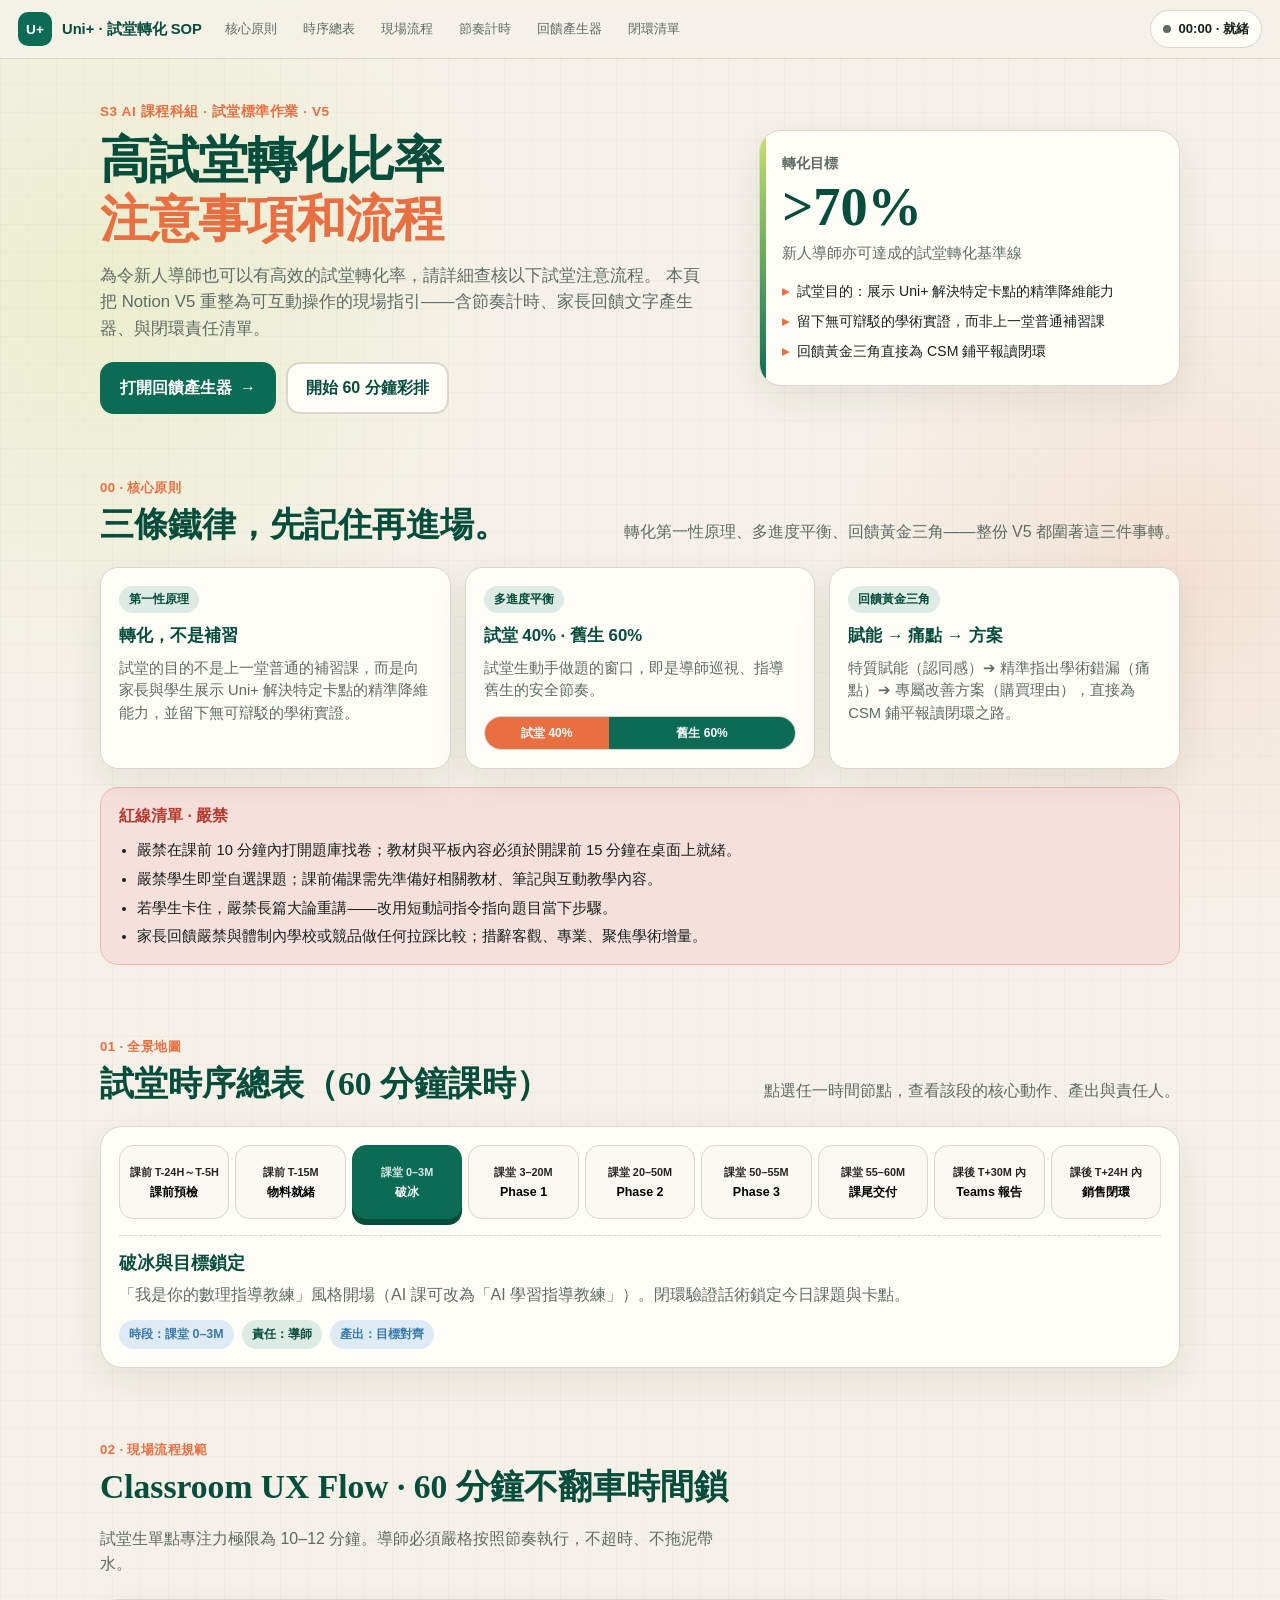
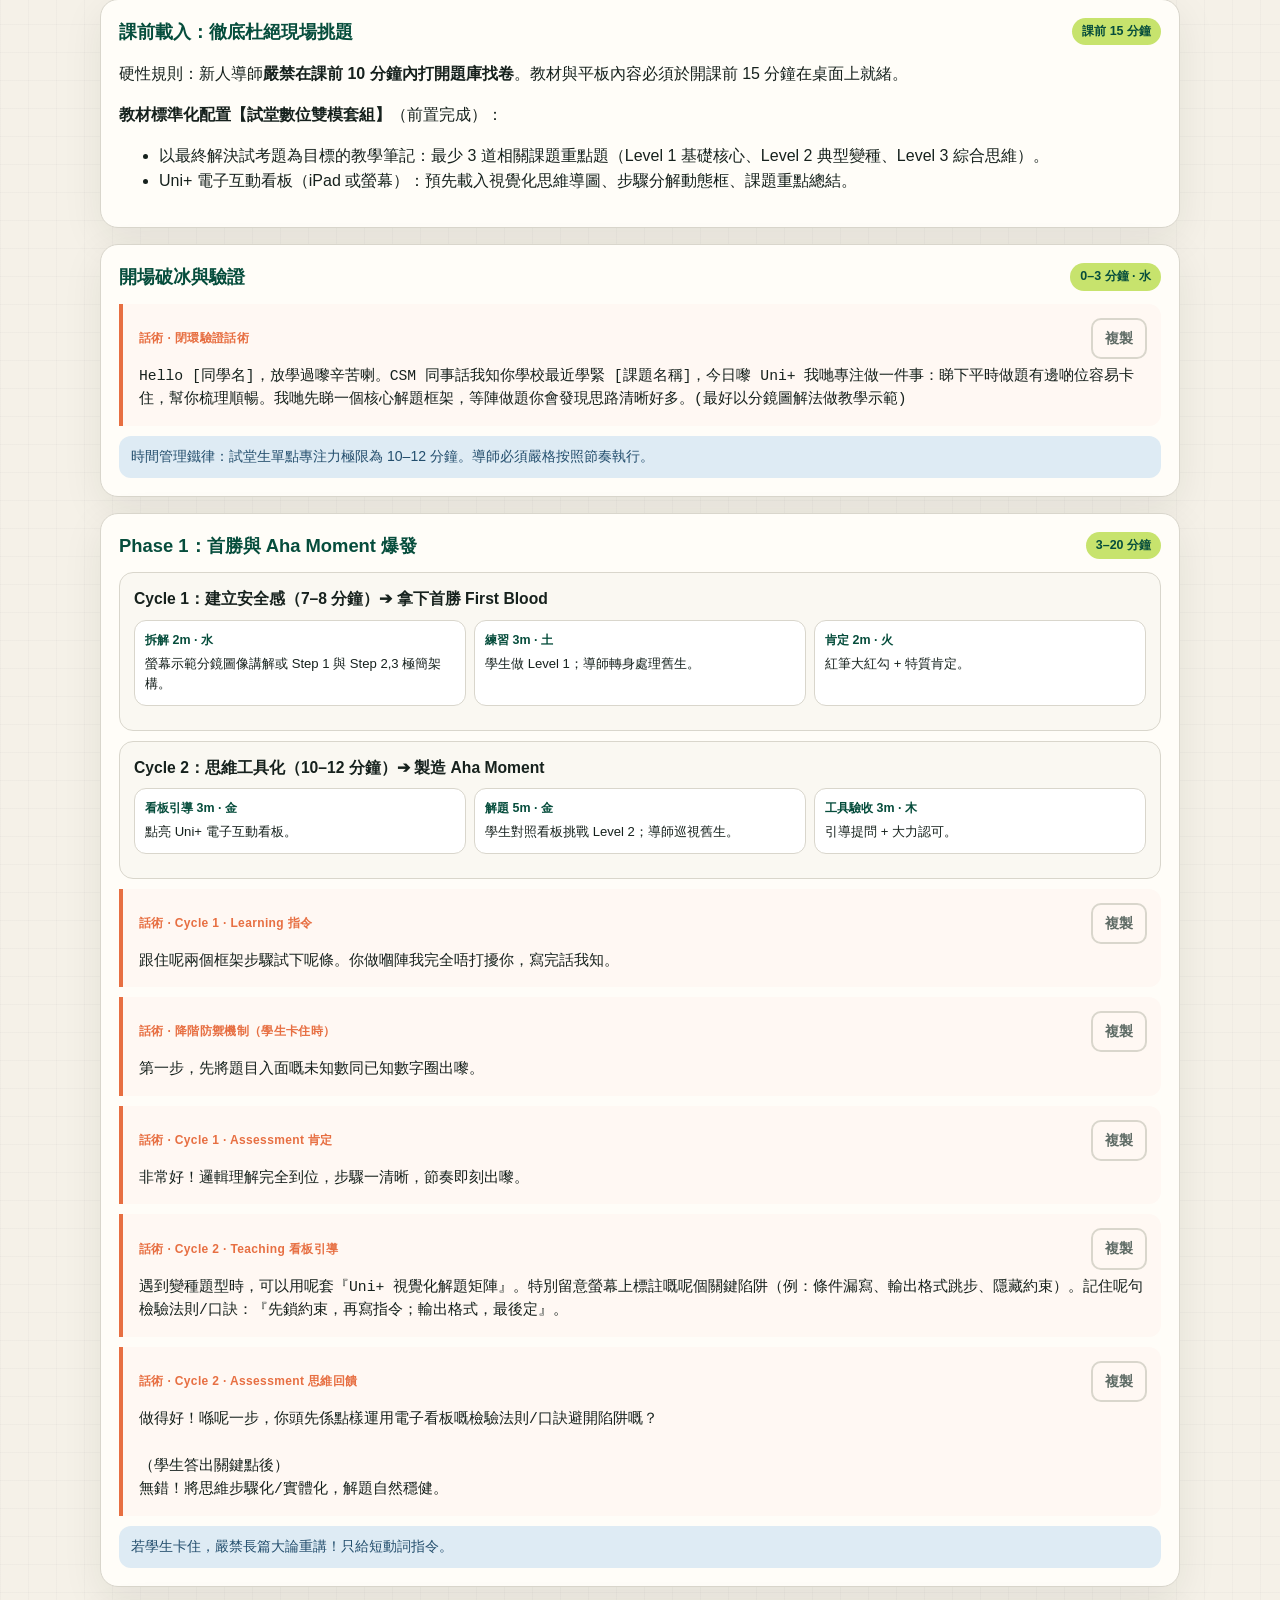
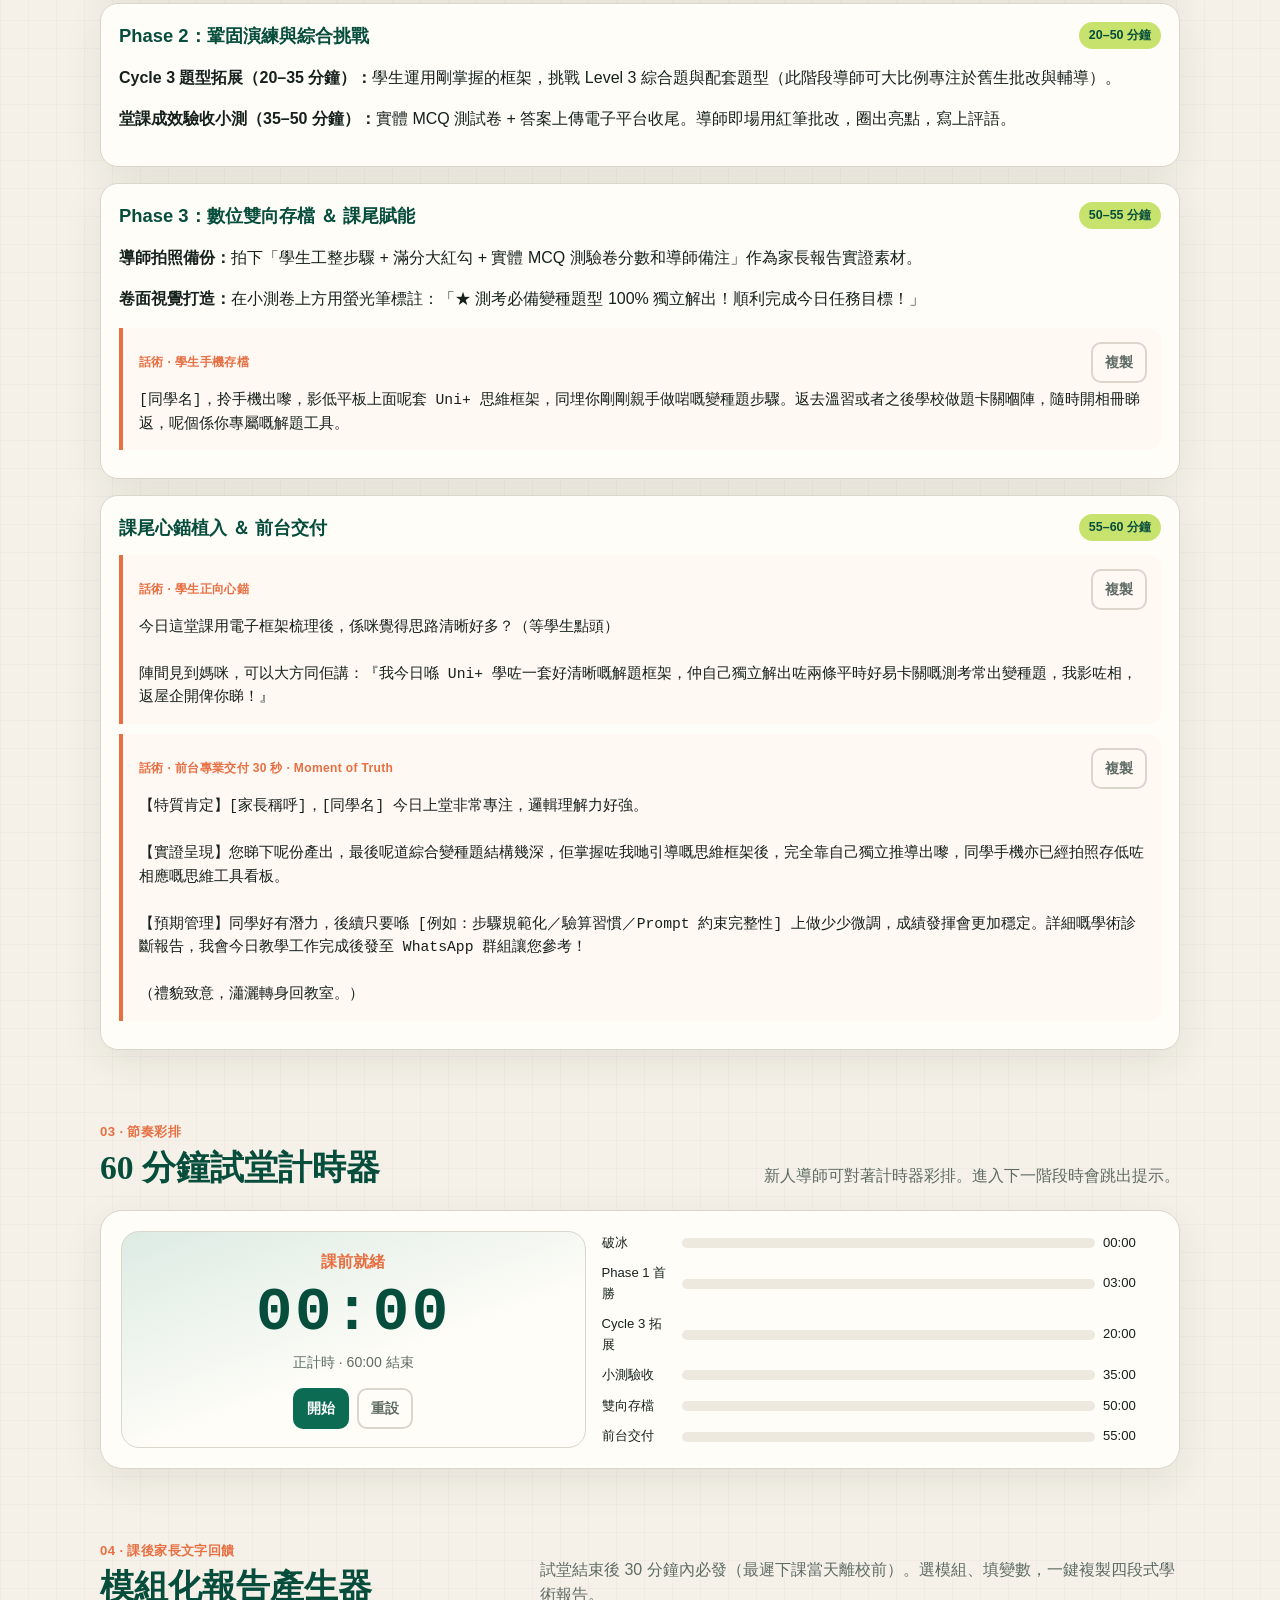
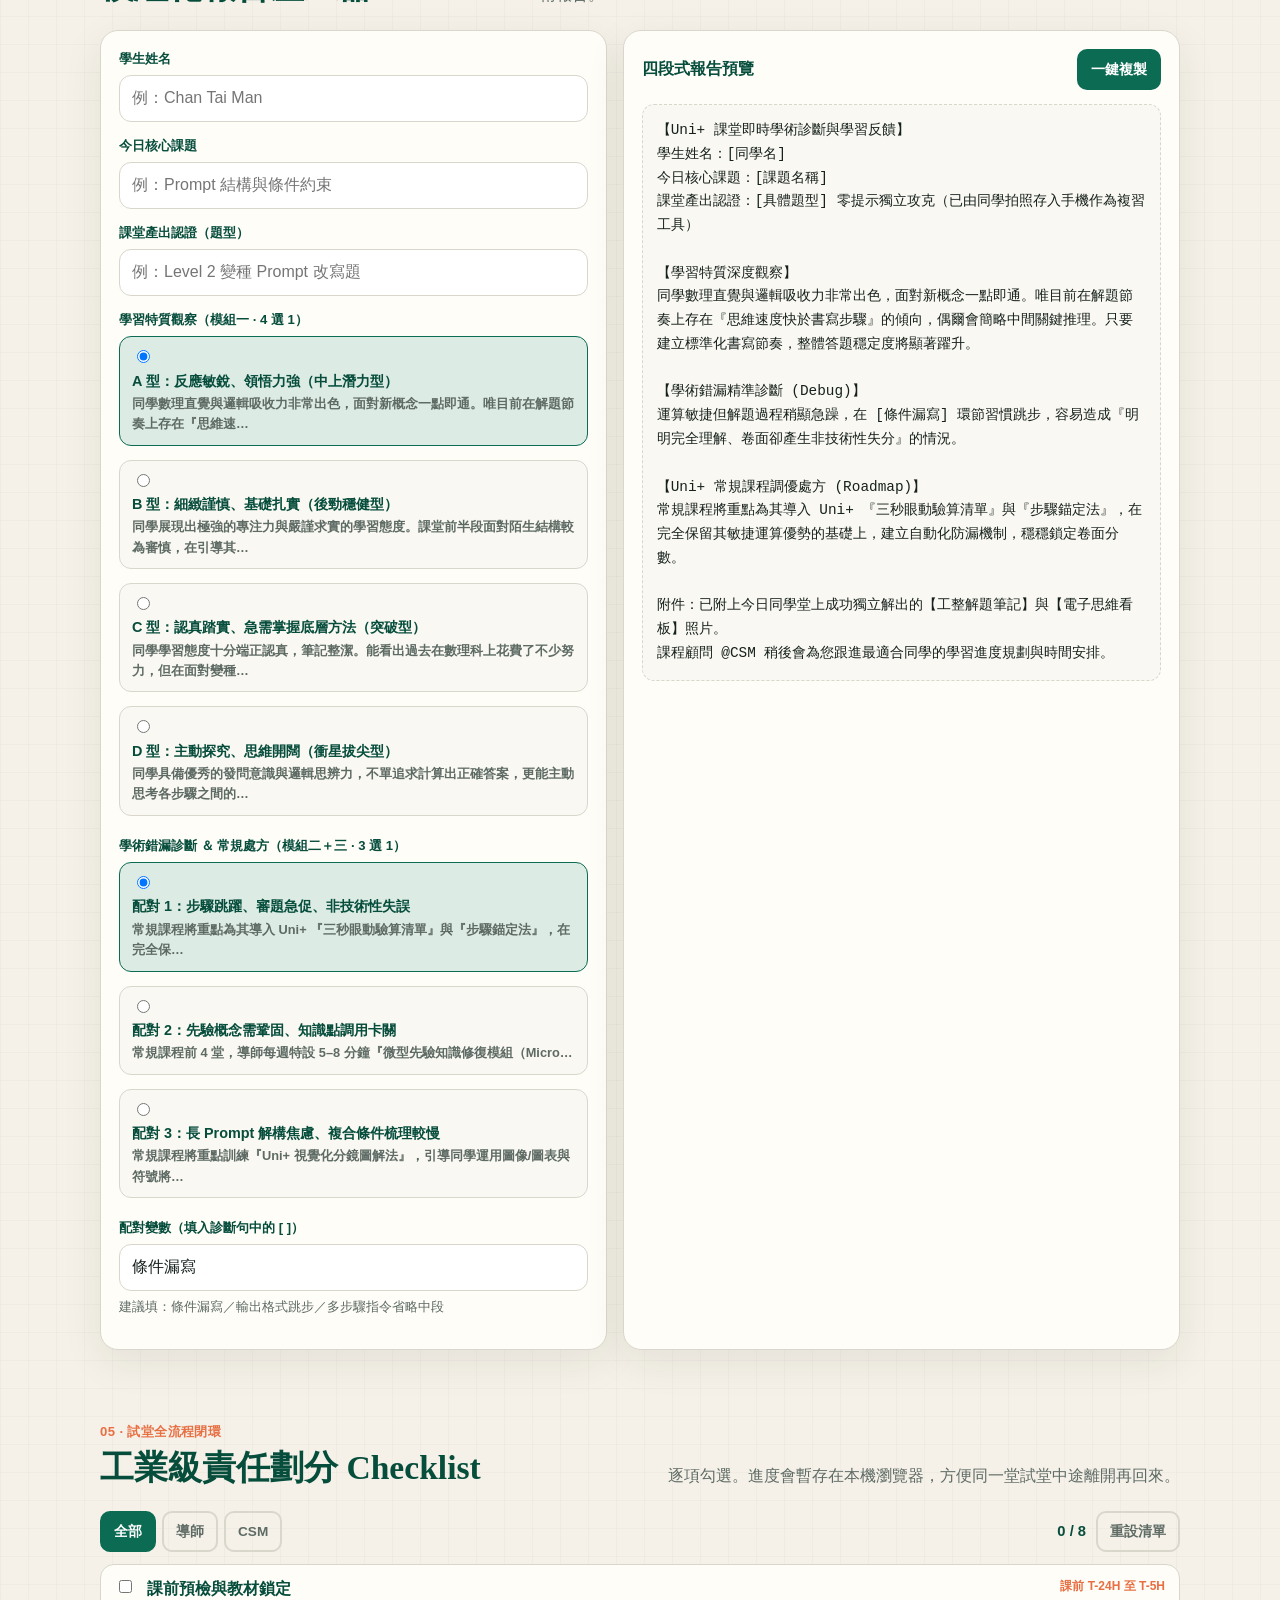
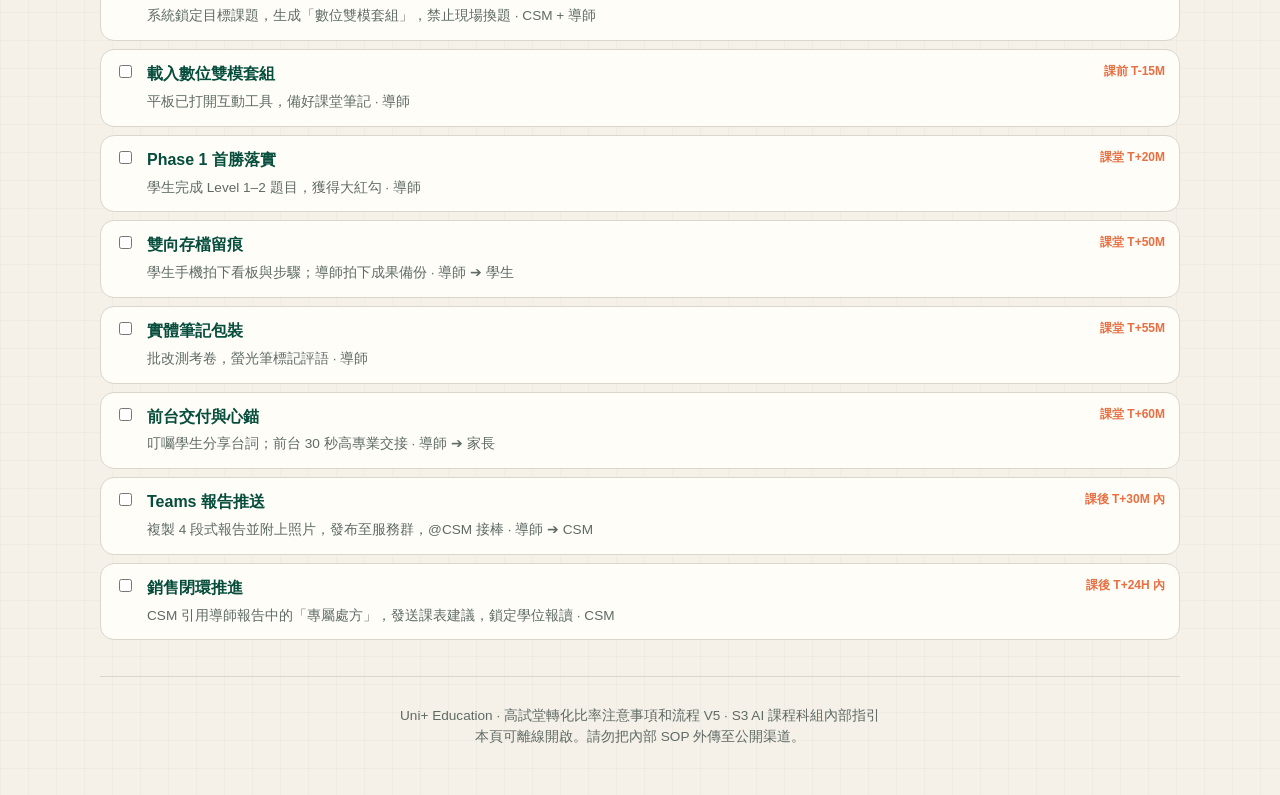
<file: trial-lesson-conversion-guideline/index.html>
<!doctype html>
<html lang="zh-Hant">
<head>
  <meta charset="utf-8">
  <meta name="viewport" content="width=device-width, initial-scale=1">
  <meta name="description" content="Uni+ 高試堂轉化比率注意事項和流程 V5 — S3 AI 課程科組試堂標準作業指引">
  <title>Uni+ 試堂轉化 SOP · V5</title>
  <style>
    :root {
      --ink: #16211d;
      --muted: #5e6b65;
      --paper: #f5f1e8;
      --card: #fffdf8;
      --line: #d9d6cc;
      --green: #0b6b53;
      --green-dark: #064d3c;
      --green-soft: #dcebe3;
      --lime: #c7e36d;
      --orange: #e76f42;
      --orange-soft: #f8ddd1;
      --blue: #3979a8;
      --blue-soft: #deebf4;
      --yellow: #f5c85b;
      --red: #b53a2e;
      --red-soft: #f6e0dc;
      --shadow: 0 12px 40px rgba(22, 33, 29, .08);
      --radius: 22px;
      --sans: "Noto Sans TC", "Microsoft JhengHei", "PingFang TC", "Hiragino Sans GB", "Segoe UI", sans-serif;
      --display: "Noto Serif TC", "Source Han Serif TC", "Songti TC", Georgia, serif;
      --mono: "Cascadia Code", "SFMono-Regular", Consolas, monospace;
    }

    * { box-sizing: border-box; }

    html {
      scroll-behavior: smooth;
      scroll-padding-top: 86px;
    }

    body {
      margin: 0;
      color: var(--ink);
      background:
        radial-gradient(circle at 8% 4%, rgba(199, 227, 109, .22), transparent 25rem),
        radial-gradient(circle at 92% 8%, rgba(231, 111, 66, .12), transparent 22rem),
        linear-gradient(rgba(22, 33, 29, .025) 1px, transparent 1px),
        linear-gradient(90deg, rgba(22, 33, 29, .025) 1px, transparent 1px),
        var(--paper);
      background-size: auto, auto, 28px 28px, 28px 28px, auto;
      font-family: var(--sans);
      line-height: 1.55;
    }

    button, a { -webkit-tap-highlight-color: transparent; }
    button, input, select, textarea { font: inherit; }
    a { color: inherit; text-decoration: none; }

    button:focus-visible,
    a:focus-visible,
    input:focus-visible,
    select:focus-visible,
    textarea:focus-visible,
    summary:focus-visible {
      outline: 3px solid var(--yellow);
      outline-offset: 3px;
    }

    .skip-link {
      position: fixed;
      top: 8px;
      left: 8px;
      z-index: 1000;
      padding: 10px 14px;
      color: white;
      background: var(--green-dark);
      border-radius: 10px;
      transform: translateY(-150%);
      transition: transform .2s;
    }
    .skip-link:focus { transform: translateY(0); }

    .topbar {
      position: sticky;
      top: 0;
      z-index: 100;
      display: flex;
      align-items: center;
      gap: 12px;
      padding: 10px 18px;
      background: rgba(245, 241, 232, .92);
      backdrop-filter: blur(10px);
      border-bottom: 1px solid var(--line);
    }

    .brand {
      display: flex;
      align-items: center;
      gap: 10px;
      flex-shrink: 0;
      font-weight: 700;
      color: var(--green-dark);
    }
    .brand-mark {
      display: grid;
      place-items: center;
      width: 34px;
      height: 34px;
      border-radius: 10px;
      background: var(--green);
      color: white;
      font-size: .85rem;
      font-weight: 800;
    }
    .brand-text { font-size: .92rem; white-space: nowrap; }

    .nav-links {
      display: flex;
      gap: 4px;
      flex: 1;
      overflow-x: auto;
      scrollbar-width: none;
    }
    .nav-links::-webkit-scrollbar { display: none; }
    .nav-links a {
      padding: 8px 11px;
      border-radius: 999px;
      font-size: .82rem;
      color: var(--muted);
      white-space: nowrap;
    }
    .nav-links a:hover { background: var(--green-soft); color: var(--green-dark); }

    .topbar-actions { display: flex; gap: 8px; align-items: center; flex-shrink: 0; }

    .phase-chip {
      display: inline-flex;
      align-items: center;
      gap: 8px;
      padding: 8px 12px;
      border: 1px solid var(--line);
      border-radius: 999px;
      background: var(--card);
      color: var(--ink);
      cursor: pointer;
      font-size: .82rem;
      font-weight: 700;
    }
    .phase-chip .dot {
      width: 8px;
      height: 8px;
      border-radius: 50%;
      background: var(--muted);
    }
    .phase-chip.running {
      border-color: var(--green);
      background: var(--green-soft);
      color: var(--green-dark);
    }
    .phase-chip.running .dot {
      background: var(--green);
      box-shadow: 0 0 0 4px rgba(11, 107, 83, .18);
      animation: pulse 1.4s ease infinite;
    }
    @keyframes pulse {
      0%, 100% { transform: scale(1); }
      50% { transform: scale(1.25); }
    }

    .container {
      width: min(1080px, calc(100% - 2rem));
      margin: 0 auto;
    }

    .hero {
      display: grid;
      grid-template-columns: 1.35fr .9fr;
      gap: 28px;
      padding: 42px 0 28px;
      align-items: center;
    }

    .eyebrow {
      margin: 0 0 10px;
      color: var(--orange);
      font-weight: 800;
      letter-spacing: .04em;
      font-size: .85rem;
      text-transform: uppercase;
    }

    .hero h1 {
      margin: 0 0 14px;
      font-family: var(--display);
      font-size: clamp(2rem, 4.4vw, 3.1rem);
      line-height: 1.18;
      color: var(--green-dark);
      letter-spacing: -.02em;
    }
    .hero h1 em {
      font-style: normal;
      color: var(--orange);
    }

    .hero-lede {
      margin: 0 0 20px;
      color: var(--muted);
      font-size: 1.05rem;
      max-width: 38rem;
    }

    .button-row { display: flex; flex-wrap: wrap; gap: 10px; }

    .button {
      display: inline-flex;
      align-items: center;
      gap: 8px;
      padding: 12px 18px;
      border-radius: 14px;
      border: 2px solid transparent;
      font-weight: 800;
      cursor: pointer;
      transition: transform .15s, background .15s, border-color .15s;
    }
    .button:hover { transform: translateY(-1px); }
    .button.primary { background: var(--green); color: white; }
    .button.primary:hover { background: var(--green-dark); }
    .button.secondary {
      background: var(--card);
      border-color: var(--line);
      color: var(--green-dark);
    }
    .button.ghost {
      background: transparent;
      border-color: var(--line);
      color: var(--muted);
    }
    .button.small { padding: 8px 12px; font-size: .85rem; border-radius: 10px; }

    .kpi-card {
      background: var(--card);
      border: 1px solid var(--line);
      border-radius: var(--radius);
      padding: 22px;
      box-shadow: var(--shadow);
      position: relative;
      overflow: hidden;
    }
    .kpi-card::before {
      content: "";
      position: absolute;
      inset: 0 auto 0 0;
      width: 6px;
      background: linear-gradient(180deg, var(--lime), var(--green));
    }
    .kpi-label {
      margin: 0;
      color: var(--muted);
      font-size: .85rem;
      font-weight: 700;
    }
    .kpi-value {
      margin: 6px 0 8px;
      font-family: var(--display);
      font-size: 3.4rem;
      line-height: 1;
      color: var(--green-dark);
      font-weight: 700;
    }
    .kpi-note { margin: 0; color: var(--muted); font-size: .92rem; }
    .kpi-list {
      margin: 16px 0 0;
      padding: 0;
      list-style: none;
      display: grid;
      gap: 8px;
    }
    .kpi-list li {
      display: flex;
      gap: 8px;
      align-items: flex-start;
      font-size: .88rem;
      color: var(--ink);
    }
    .kpi-list li::before {
      content: "▸";
      color: var(--orange);
      font-weight: 800;
    }

    .section {
      padding: 36px 0;
    }
    .section-head {
      display: flex;
      justify-content: space-between;
      gap: 20px;
      align-items: end;
      margin-bottom: 22px;
      flex-wrap: wrap;
    }
    .section-label {
      margin: 0 0 6px;
      color: var(--orange);
      font-weight: 800;
      font-size: .82rem;
      letter-spacing: .03em;
    }
    .section-head h2,
    .section h2 {
      margin: 0;
      font-family: var(--display);
      font-size: clamp(1.55rem, 3vw, 2.1rem);
      color: var(--green-dark);
      line-height: 1.2;
    }
    .section-intro {
      margin: 0;
      max-width: 40rem;
      color: var(--muted);
    }

    .principle-grid {
      display: grid;
      grid-template-columns: repeat(3, 1fr);
      gap: 14px;
    }
    .principle-card {
      background: var(--card);
      border: 1px solid var(--line);
      border-radius: 18px;
      padding: 18px;
      box-shadow: var(--shadow);
    }
    .principle-card .tag {
      display: inline-block;
      padding: 4px 10px;
      border-radius: 999px;
      background: var(--green-soft);
      color: var(--green-dark);
      font-size: .75rem;
      font-weight: 800;
      margin-bottom: 10px;
    }
    .principle-card h3 {
      margin: 0 0 8px;
      font-size: 1.05rem;
      color: var(--green-dark);
    }
    .principle-card p {
      margin: 0;
      color: var(--muted);
      font-size: .92rem;
    }

    .split-bar {
      margin-top: 14px;
      display: grid;
      grid-template-columns: 40% 60%;
      height: 34px;
      border-radius: 999px;
      overflow: hidden;
      border: 1px solid var(--line);
      font-size: .75rem;
      font-weight: 800;
    }
    .split-bar span {
      display: grid;
      place-items: center;
      color: white;
    }
    .split-trial { background: var(--orange); }
    .split-existing { background: var(--green); }

    .redlines {
      margin-top: 18px;
      background: var(--red-soft);
      border: 1px solid #e8b8b0;
      border-radius: 18px;
      padding: 16px 18px;
    }
    .redlines h3 {
      margin: 0 0 10px;
      color: var(--red);
      font-size: 1rem;
    }
    .redlines ul {
      margin: 0;
      padding-left: 1.15rem;
      color: var(--ink);
      display: grid;
      gap: 6px;
    }
    .redlines li { font-size: .92rem; }

    .timeline-wrap {
      background: var(--card);
      border: 1px solid var(--line);
      border-radius: var(--radius);
      padding: 18px;
      box-shadow: var(--shadow);
    }
    .timeline-track {
      display: grid;
      grid-template-columns: repeat(9, minmax(0, 1fr));
      gap: 6px;
      margin-bottom: 16px;
    }
    .timeline-marker {
      appearance: none;
      border: 1px solid var(--line);
      background: #faf8f2;
      border-radius: 14px;
      padding: 10px 6px;
      cursor: pointer;
      text-align: center;
      transition: background .15s, border-color .15s, transform .15s;
      min-height: 74px;
    }
    .timeline-marker:hover { transform: translateY(-1px); border-color: var(--green); }
    .timeline-marker.active {
      background: var(--green);
      border-color: var(--green);
      color: white;
      box-shadow: 0 6px 0 var(--green-dark);
    }
    .timeline-marker .t-time {
      display: block;
      font-size: .68rem;
      font-weight: 800;
      opacity: .85;
      margin-bottom: 4px;
    }
    .timeline-marker .t-title {
      display: block;
      font-size: .78rem;
      font-weight: 800;
      line-height: 1.25;
    }
    .timeline-detail {
      border-top: 1px dashed var(--line);
      padding-top: 14px;
    }
    .timeline-detail h3 {
      margin: 0 0 6px;
      color: var(--green-dark);
      font-size: 1.1rem;
    }
    .timeline-detail p { margin: 0; color: var(--muted); }
    .timeline-meta {
      display: flex;
      flex-wrap: wrap;
      gap: 8px;
      margin-top: 12px;
    }
    .pill {
      display: inline-flex;
      align-items: center;
      gap: 6px;
      padding: 5px 10px;
      border-radius: 999px;
      background: var(--blue-soft);
      color: var(--blue);
      font-size: .78rem;
      font-weight: 800;
    }
    .pill.role-tutor { background: var(--green-soft); color: var(--green-dark); }
    .pill.role-csm { background: var(--orange-soft); color: #9a3d22; }

    .flow-grid { display: grid; gap: 16px; }
    .phase-block {
      background: var(--card);
      border: 1px solid var(--line);
      border-radius: 18px;
      padding: 18px;
      box-shadow: var(--shadow);
    }
    .phase-block header {
      display: flex;
      justify-content: space-between;
      gap: 12px;
      align-items: start;
      margin-bottom: 12px;
      flex-wrap: wrap;
    }
    .phase-block h3 {
      margin: 0;
      color: var(--green-dark);
      font-size: 1.15rem;
    }
    .phase-time {
      padding: 4px 10px;
      border-radius: 999px;
      background: var(--lime);
      color: var(--green-dark);
      font-size: .78rem;
      font-weight: 800;
      white-space: nowrap;
    }
    .cycle-box {
      border: 1px solid var(--line);
      border-radius: 14px;
      padding: 14px;
      margin: 10px 0;
      background: #faf8f2;
    }
    .cycle-box h4 {
      margin: 0 0 8px;
      color: var(--ink);
      font-size: .98rem;
    }
    .cycle-steps {
      display: grid;
      grid-template-columns: repeat(3, 1fr);
      gap: 8px;
      margin-bottom: 10px;
    }
    .cycle-step {
      background: white;
      border: 1px solid var(--line);
      border-radius: 12px;
      padding: 10px;
      font-size: .82rem;
    }
    .cycle-step b {
      display: block;
      color: var(--green-dark);
      margin-bottom: 4px;
      font-size: .78rem;
    }

    .script-block {
      position: relative;
      margin: 10px 0;
      padding: 14px 14px 14px 16px;
      border-left: 4px solid var(--orange);
      background: #fff8f3;
      border-radius: 0 12px 12px 0;
    }
    .script-block .script-label {
      display: flex;
      justify-content: space-between;
      align-items: center;
      gap: 8px;
      margin-bottom: 6px;
    }
    .script-block .script-label span {
      font-size: .75rem;
      font-weight: 800;
      color: var(--orange);
      letter-spacing: .03em;
    }
    .script-text {
      margin: 0;
      white-space: pre-wrap;
      font-size: .92rem;
      color: var(--ink);
      line-height: 1.6;
    }
    .note-callout {
      margin: 10px 0 0;
      padding: 10px 12px;
      border-radius: 12px;
      background: var(--blue-soft);
      color: #234e6d;
      font-size: .88rem;
    }

    .timer-panel {
      display: grid;
      grid-template-columns: 1fr 1.2fr;
      gap: 16px;
      background: var(--card);
      border: 1px solid var(--line);
      border-radius: var(--radius);
      padding: 20px;
      box-shadow: var(--shadow);
    }
    .timer-display {
      text-align: center;
      padding: 18px;
      border-radius: 18px;
      background:
        linear-gradient(160deg, var(--green-soft), #fffdf8 60%);
      border: 1px solid var(--line);
    }
    .timer-clock {
      font-family: var(--mono);
      font-size: clamp(2.6rem, 7vw, 3.8rem);
      font-weight: 700;
      color: var(--green-dark);
      letter-spacing: .04em;
      line-height: 1;
      margin: 8px 0;
    }
    .timer-phase-name {
      margin: 0;
      font-weight: 800;
      color: var(--orange);
      font-size: 1rem;
    }
    .timer-controls {
      display: flex;
      justify-content: center;
      gap: 8px;
      margin-top: 14px;
      flex-wrap: wrap;
    }
    .phase-progress {
      display: grid;
      gap: 8px;
    }
    .phase-progress-row {
      display: grid;
      grid-template-columns: 72px 1fr 56px;
      gap: 8px;
      align-items: center;
      font-size: .82rem;
    }
    .phase-progress-row .bar {
      height: 10px;
      background: #eee9df;
      border-radius: 999px;
      overflow: hidden;
    }
    .phase-progress-row .bar > i {
      display: block;
      height: 100%;
      width: 0;
      background: var(--green);
      border-radius: 999px;
      transition: width .3s;
    }
    .phase-progress-row.current .bar > i { background: var(--orange); }
    .phase-progress-row.done .label { color: var(--green); font-weight: 700; }

    .generator {
      display: grid;
      grid-template-columns: 1fr 1.1fr;
      gap: 16px;
    }
    .gen-form, .gen-preview {
      background: var(--card);
      border: 1px solid var(--line);
      border-radius: 18px;
      padding: 18px;
      box-shadow: var(--shadow);
    }
    .field { margin-bottom: 14px; }
    .field label {
      display: block;
      font-size: .82rem;
      font-weight: 800;
      color: var(--green-dark);
      margin-bottom: 6px;
    }
    .field input[type="text"],
    .field textarea {
      width: 100%;
      padding: 10px 12px;
      border: 1px solid var(--line);
      border-radius: 12px;
      background: #fff;
      color: var(--ink);
    }
    .choice-grid {
      display: grid;
      gap: 8px;
    }
    .choice {
      display: grid;
      grid-template-columns: auto 1fr;
      gap: 10px;
      align-items: start;
      padding: 10px 12px;
      border: 1px solid var(--line);
      border-radius: 12px;
      background: #faf8f2;
      cursor: pointer;
    }
    .choice:has(input:checked) {
      border-color: var(--green);
      background: var(--green-soft);
    }
    .choice input { margin-top: 3px; }
    .choice strong { display: block; font-size: .9rem; margin-bottom: 2px; }
    .choice small { color: var(--muted); font-size: .8rem; line-height: 1.4; }

    .preview-toolbar {
      display: flex;
      justify-content: space-between;
      align-items: center;
      gap: 8px;
      margin-bottom: 10px;
      flex-wrap: wrap;
    }
    .preview-toolbar h3 {
      margin: 0;
      font-size: 1rem;
      color: var(--green-dark);
    }
    #reportPreview {
      white-space: pre-wrap;
      background: #faf8f2;
      border: 1px dashed var(--line);
      border-radius: 12px;
      padding: 14px;
      min-height: 280px;
      font-size: .9rem;
      line-height: 1.65;
      color: var(--ink);
    }

    .check-toolbar {
      display: flex;
      justify-content: space-between;
      align-items: center;
      gap: 10px;
      margin-bottom: 12px;
      flex-wrap: wrap;
    }
    .role-filters { display: flex; gap: 6px; flex-wrap: wrap; }
    .role-filters button[aria-pressed="true"] {
      background: var(--green);
      color: white;
      border-color: var(--green);
    }
    .progress-text {
      font-weight: 800;
      color: var(--green-dark);
      font-size: .92rem;
    }
    .check-list { display: grid; gap: 8px; }
    .check-item {
      display: grid;
      grid-template-columns: auto 1fr auto;
      gap: 12px;
      align-items: start;
      padding: 12px 14px;
      background: var(--card);
      border: 1px solid var(--line);
      border-radius: 14px;
    }
    .check-item.done {
      background: var(--green-soft);
      border-color: #b7d6c8;
    }
    .check-item .check-body strong {
      display: block;
      margin-bottom: 2px;
      color: var(--green-dark);
    }
    .check-item .check-body span {
      color: var(--muted);
      font-size: .85rem;
    }
    .check-item .when {
      font-size: .75rem;
      font-weight: 800;
      color: var(--orange);
      white-space: nowrap;
    }

    .toast {
      position: fixed;
      left: 50%;
      bottom: 24px;
      transform: translateX(-50%) translateY(120%);
      background: var(--green-dark);
      color: white;
      padding: 12px 18px;
      border-radius: 999px;
      font-weight: 700;
      font-size: .9rem;
      opacity: 0;
      transition: transform .25s, opacity .25s;
      z-index: 200;
      max-width: min(90vw, 420px);
      text-align: center;
      box-shadow: var(--shadow);
      pointer-events: none;
    }
    .toast.show {
      transform: translateX(-50%) translateY(0);
      opacity: 1;
    }

    footer {
      padding: 28px 0 48px;
      color: var(--muted);
      font-size: .85rem;
      text-align: center;
      border-top: 1px solid var(--line);
      margin-top: 20px;
    }

    @media (max-width: 900px) {
      .hero,
      .principle-grid,
      .timer-panel,
      .generator,
      .cycle-steps,
      .timeline-track {
        grid-template-columns: 1fr;
      }
      .timeline-track {
        grid-template-columns: repeat(3, 1fr);
      }
      .brand-text { display: none; }
      .nav-links { display: none; }
    }

    @media print {
      .topbar, .skip-link, .toast, .timer-controls, .button-row,
      .preview-toolbar .button, .check-toolbar .button,
      .script-block .button, .phase-chip { display: none !important; }
      body {
        background: white;
        color: black;
      }
      .section { break-inside: avoid; padding: 12px 0; }
      .kpi-card, .principle-card, .phase-block, .gen-form, .gen-preview,
      .timeline-wrap, .check-item, .timer-panel {
        box-shadow: none;
        border: 1px solid #ccc;
      }
      #reportPreview { border-style: solid; }
    }
  </style>
</head>
<body>
  <a class="skip-link" href="#main">跳至主要內容</a>

  <header class="topbar">
    <a class="brand" href="#top" aria-label="UniPlus 試堂轉化指引首頁">
      <span class="brand-mark" aria-hidden="true">U+</span>
      <span class="brand-text">Uni+ · 試堂轉化 SOP</span>
    </a>
    <nav class="nav-links" aria-label="頁面導覽">
      <a href="#principles">核心原則</a>
      <a href="#timeline">時序總表</a>
      <a href="#flow">現場流程</a>
      <a href="#timer">節奏計時</a>
      <a href="#generator">回饋產生器</a>
      <a href="#checklist">閉環清單</a>
    </nav>
    <div class="topbar-actions">
      <button class="phase-chip" id="phaseChip" type="button" aria-label="跳至節奏計時器">
        <span class="dot" aria-hidden="true"></span>
        <span id="phaseChipText">00:00 · 就緒</span>
      </button>
    </div>
  </header>

  <main id="main">
    <section class="container hero" id="top">
      <div>
        <p class="eyebrow">S3 AI 課程科組 · 試堂標準作業 · V5</p>
        <h1>高試堂轉化比率<br><em>注意事項和流程</em></h1>
        <p class="hero-lede">
          為令新人導師也可以有高效的試堂轉化率，請詳細查核以下試堂注意流程。
          本頁把 Notion V5 重整為可互動操作的現場指引——含節奏計時、家長回饋文字產生器、與閉環責任清單。
        </p>
        <div class="button-row">
          <a class="button primary" href="#generator">打開回饋產生器 <span aria-hidden="true">→</span></a>
          <a class="button secondary" href="#timer">開始 60 分鐘彩排</a>
        </div>
      </div>
      <aside class="kpi-card" aria-label="轉化目標">
        <p class="kpi-label">轉化目標</p>
        <p class="kpi-value">&gt;70%</p>
        <p class="kpi-note">新人導師亦可達成的試堂轉化基準線</p>
        <ul class="kpi-list">
          <li>試堂目的：展示 Uni+ 解決特定卡點的精準降維能力</li>
          <li>留下無可辯駁的學術實證，而非上一堂普通補習課</li>
          <li>回饋黃金三角直接為 CSM 鋪平報讀閉環</li>
        </ul>
      </aside>
    </section>

    <section class="section container" id="principles">
      <div class="section-head">
        <div>
          <p class="section-label">00 · 核心原則</p>
          <h2>三條鐵律，先記住再進場。</h2>
        </div>
        <p class="section-intro">轉化第一性原理、多進度平衡、回饋黃金三角——整份 V5 都圍著這三件事轉。</p>
      </div>

      <div class="principle-grid">
        <article class="principle-card">
          <span class="tag">第一性原理</span>
          <h3>轉化，不是補習</h3>
          <p>試堂的目的不是上一堂普通的補習課，而是向家長與學生展示 Uni+ 解決特定卡點的精準降維能力，並留下無可辯駁的學術實證。</p>
        </article>
        <article class="principle-card">
          <span class="tag">多進度平衡</span>
          <h3>試堂 40% · 舊生 60%</h3>
          <p>試堂生動手做題的窗口，即是導師巡視、指導舊生的安全節奏。</p>
          <div class="split-bar" aria-hidden="true">
            <span class="split-trial">試堂 40%</span>
            <span class="split-existing">舊生 60%</span>
          </div>
        </article>
        <article class="principle-card">
          <span class="tag">回饋黃金三角</span>
          <h3>賦能 → 痛點 → 方案</h3>
          <p>特質賦能（認同感）➔ 精準指出學術錯漏（痛點）➔ 專屬改善方案（購買理由），直接為 CSM 鋪平報讀閉環之路。</p>
        </article>
      </div>

      <div class="redlines" id="redlines">
        <h3>紅線清單 · 嚴禁</h3>
        <ul>
          <li>嚴禁在課前 10 分鐘內打開題庫找卷；教材與平板內容必須於開課前 15 分鐘在桌面上就緒。</li>
          <li>嚴禁學生即堂自選課題；課前備課需先準備好相關教材、筆記與互動教學內容。</li>
          <li>若學生卡住，嚴禁長篇大論重講——改用短動詞指令指向題目當下步驟。</li>
          <li>家長回饋嚴禁與體制內學校或競品做任何拉踩比較；措辭客觀、專業、聚焦學術增量。</li>
        </ul>
      </div>
    </section>

    <section class="section container" id="timeline">
      <div class="section-head">
        <div>
          <p class="section-label">01 · 全景地圖</p>
          <h2>試堂時序總表（60 分鐘課時）</h2>
        </div>
        <p class="section-intro">點選任一時間節點，查看該段的核心動作、產出與責任人。</p>
      </div>
      <div class="timeline-wrap">
        <div class="timeline-track" id="timelineTrack" role="tablist" aria-label="試堂時序"></div>
        <div class="timeline-detail" id="timelineDetail" role="tabpanel"></div>
      </div>
    </section>

    <section class="section container" id="flow">
      <div class="section-head">
        <div>
          <p class="section-label">02 · 現場流程規範</p>
          <h2>Classroom UX Flow · 60 分鐘不翻車時間鎖</h2>
        </div>
        <p class="section-intro">試堂生單點專注力極限為 10–12 分鐘。導師必須嚴格按照節奏執行，不超時、不拖泥帶水。</p>
      </div>
      <div class="flow-grid" id="flowGrid"></div>
    </section>

    <section class="section container" id="timer">
      <div class="section-head">
        <div>
          <p class="section-label">03 · 節奏彩排</p>
          <h2>60 分鐘試堂計時器</h2>
        </div>
        <p class="section-intro">新人導師可對著計時器彩排。進入下一階段時會跳出提示。</p>
      </div>
      <div class="timer-panel">
        <div class="timer-display">
          <p class="timer-phase-name" id="timerPhaseName">課前就緒</p>
          <div class="timer-clock" id="timerClock" aria-live="polite">00:00</div>
          <p style="margin:0;color:var(--muted);font-size:.88rem;">正計時 · 60:00 結束</p>
          <div class="timer-controls">
            <button class="button primary small" id="startTimer" type="button">開始</button>
            <button class="button ghost small" id="resetTimer" type="button">重設</button>
          </div>
        </div>
        <div class="phase-progress" id="phaseProgress" aria-label="階段進度"></div>
      </div>
    </section>

    <section class="section container" id="generator">
      <div class="section-head">
        <div>
          <p class="section-label">04 · 課後家長文字回饋</p>
          <h2>模組化報告產生器</h2>
        </div>
        <p class="section-intro">試堂結束後 30 分鐘內必發（最遲下課當天離校前）。選模組、填變數，一鍵複製四段式學術報告。</p>
      </div>
      <div class="generator">
        <form class="gen-form" id="reportForm" autocomplete="off">
          <div class="field">
            <label for="studentName">學生姓名</label>
            <input type="text" id="studentName" placeholder="例：Chan Tai Man" value="">
          </div>
          <div class="field">
            <label for="topicName">今日核心課題</label>
            <input type="text" id="topicName" placeholder="例：Prompt 結構與條件約束" value="">
          </div>
          <div class="field">
            <label for="questionType">課堂產出認證（題型）</label>
            <input type="text" id="questionType" placeholder="例：Level 2 變種 Prompt 改寫題" value="">
          </div>

          <div class="field">
            <label>學習特質觀察（模組一 · 4 選 1）</label>
            <div class="choice-grid" id="moduleChoices"></div>
          </div>

          <div class="field">
            <label>學術錯漏診斷 ＆ 常規處方（模組二＋三 · 3 選 1）</label>
            <div class="choice-grid" id="pairingChoices"></div>
          </div>

          <div class="field">
            <label for="pairVar">配對變數（填入診斷句中的 [ ]）</label>
            <input type="text" id="pairVar" placeholder="依所選配對自動建議，可自行改寫">
            <p style="margin:6px 0 0;font-size:.8rem;color:var(--muted);" id="pairVarHint"></p>
          </div>
        </form>

        <div class="gen-preview">
          <div class="preview-toolbar">
            <h3>四段式報告預覽</h3>
            <button class="button primary small" id="copyReport" type="button">一鍵複製</button>
          </div>
          <pre id="reportPreview"></pre>
        </div>
      </div>
    </section>

    <section class="section container" id="checklist">
      <div class="section-head">
        <div>
          <p class="section-label">05 · 試堂全流程閉環</p>
          <h2>工業級責任劃分 Checklist</h2>
        </div>
        <p class="section-intro">逐項勾選。進度會暫存在本機瀏覽器，方便同一堂試堂中途離開再回來。</p>
      </div>
      <div class="check-toolbar">
        <div class="role-filters" role="group" aria-label="責任人篩選">
          <button class="button ghost small" type="button" data-role="all" aria-pressed="true">全部</button>
          <button class="button ghost small" type="button" data-role="tutor" aria-pressed="false">導師</button>
          <button class="button ghost small" type="button" data-role="csm" aria-pressed="false">CSM</button>
        </div>
        <div style="display:flex;gap:10px;align-items:center;">
          <span class="progress-text" id="checkProgress">0 / 8</span>
          <button class="button ghost small" id="resetChecklist" type="button">重設清單</button>
        </div>
      </div>
      <div class="check-list" id="checkList"></div>
    </section>
  </main>

  <footer class="container">
    Uni+ Education · 高試堂轉化比率注意事項和流程 V5 · S3 AI 課程科組內部指引<br>
    本頁可離線開啟。請勿把內部 SOP 外傳至公開渠道。
  </footer>

  <div class="toast" id="toast" role="status" aria-live="polite"></div>

  <script>
  (function () {
    "use strict";

    /**
     * SUBJECT_EXAMPLES — AI-course swaps for the original 數理 examples.
     * Edit this object only if the S3 AI syllabus uses different wording.
     * Original V5 數理 examples are preserved in comments for audit.
     */
    var SUBJECT_EXAMPLES = {
      // Original: 「移項先劃界，括號先鎖定」
      mantra: "先鎖約束，再寫指令；輸出格式，最後定",
      // Original: 負號分配 / 移項代數變號 / 繁複運算
      pairing1Options: "條件漏寫／輸出格式跳步／多步驟指令省略中段",
      pairing1Default: "條件漏寫",
      // Original: 初中代數恆等式 / 幾何代號 / 交叉相乘
      pairing2Options: "Token 與上下文長度／Few-shot 範例結構／評分準則拆解",
      pairing2Default: "Few-shot 範例結構",
      // pairing3 uses 視覺化分鏡圖解法 — kept as-is (generalises)
      pairing3Focus: "長 Prompt 解構焦慮、複合條件梳理較慢"
    };

    var PHASES = [
      {
        id: "pre24",
        time: "課前 T-24H～T-5H",
        short: "課前預檢",
        title: "CSM + 新人導師預檢",
        detail: "預檢學生學習進度與痛點。課前備課需先準備好相關教材內容、筆記與互動教學內容（禁止學生即堂自選課題）。系統鎖定目標課題，生成「數位雙模套組」。",
        role: "CSM + 導師",
        output: "數位雙模套組鎖定",
        timerStart: null,
        timerEnd: null
      },
      {
        id: "pre15",
        time: "課前 T-15M",
        short: "物料就緒",
        title: "載入數位雙模套組",
        detail: "新人導師確認物料：平板互動看板載入、精準的教學內容和筆記。硬性規則——嚴禁在課前 10 分鐘內打開題庫找卷。",
        role: "導師",
        output: "平板已開、筆記備好",
        timerStart: null,
        timerEnd: null
      },
      {
        id: "p0",
        time: "課堂 0–3M",
        short: "破冰",
        title: "破冰與目標鎖定",
        detail: "「我是你的數理指導教練」風格開場（AI 課可改為「AI 學習指導教練」）。閉環驗證話術鎖定今日課題與卡點。",
        role: "導師",
        output: "目標對齊",
        timerStart: 0,
        timerEnd: 3 * 60
      },
      {
        id: "p1",
        time: "課堂 3–20M",
        short: "Phase 1",
        title: "首勝戰役 · TLA",
        detail: "基礎拿下 ➔ 互動看板攻克核心變種題。Cycle 1 建立安全感拿下 First Blood；Cycle 2 思維工具化製造 Aha Moment。",
        role: "導師",
        output: "Level 1–2 大紅勾",
        timerStart: 3 * 60,
        timerEnd: 20 * 60
      },
      {
        id: "p2",
        time: "課堂 20–50M",
        short: "Phase 2",
        title: "鞏固驗收",
        detail: "Cycle 3 題型拓展（20–35M）+ 攻克核心測考題／堂課成效驗收小測（35–50M）。此階段導師可大比例專注舊生。",
        role: "導師",
        output: "MCQ 小測批改",
        timerStart: 20 * 60,
        timerEnd: 50 * 60
      },
      {
        id: "p3",
        time: "課堂 50–55M",
        short: "Phase 3",
        title: "雙向存檔",
        detail: "數位看板拍照存檔 + 實體卷紅筆大勾。學生手機存檔思維框架；導師拍下成果作家長報告實證。",
        role: "導師 ➔ 學生",
        output: "雙向照片留痕",
        timerStart: 50 * 60,
        timerEnd: 55 * 60
      },
      {
        id: "p4",
        time: "課堂 55–60M",
        short: "課尾交付",
        title: "心錨植入 ＆ 前台交付",
        detail: "正向心錨植入 ➔ 前台專業交付 30 秒（Moment of Truth）。三句話：特質肯定、實證呈現、預期管理。",
        role: "導師 ➔ 家長",
        output: "30 秒專業交接",
        timerStart: 55 * 60,
        timerEnd: 60 * 60
      },
      {
        id: "post30",
        time: "課後 T+30M 內",
        short: "Teams 報告",
        title: "推送試堂後回饋",
        detail: "導師推送「試堂後回饋文字 + 課堂實證照片」至 Teams 科組 + CS 群組。複製四段式報告並 @CSM 接棒。",
        role: "導師 ➔ CSM",
        output: "四段式報告 + 照片",
        timerStart: null,
        timerEnd: null
      },
      {
        id: "post24",
        time: "課後 T+24H 內",
        short: "銷售閉環",
        title: "CSM 學位鎖定",
        detail: "CSM 引用學術處方主動回訪，完成學位鎖定與報讀閉環（T+1Day 上午前）。",
        role: "CSM",
        output: "報讀閉環",
        timerStart: null,
        timerEnd: null
      }
    ];

    var TIMER_LANES = [
      { id: "ice", label: "破冰", start: 0, end: 3 * 60 },
      { id: "p1", label: "Phase 1 首勝", start: 3 * 60, end: 20 * 60 },
      { id: "c3", label: "Cycle 3 拓展", start: 20 * 60, end: 35 * 60 },
      { id: "quiz", label: "小測驗收", start: 35 * 60, end: 50 * 60 },
      { id: "archive", label: "雙向存檔", start: 50 * 60, end: 55 * 60 },
      { id: "handoff", label: "前台交付", start: 55 * 60, end: 60 * 60 }
    ];

    var BOUNDARY_TOASTS = {
      180: "進入 Phase 1：首勝戰役",
      1200: "進入 Phase 2：Cycle 3 題型拓展",
      2100: "進入小測驗收時段",
      3000: "進入 Phase 3：雙向存檔",
      3300: "進入課尾心錨與前台交付"
    };

    var FLOW_SECTIONS = [
      {
        title: "課前載入：徹底杜絕現場挑題",
        time: "課前 15 分鐘",
        html:
          "<p>硬性規則：新人導師<strong>嚴禁在課前 10 分鐘內打開題庫找卷</strong>。教材與平板內容必須於開課前 15 分鐘在桌面上就緒。</p>" +
          "<p><strong>教材標準化配置【試堂數位雙模套組】</strong>（前置完成）：</p>" +
          "<ul>" +
          "<li>以最終解決試考題為目標的教學筆記：最少 3 道相關課題重點題（Level 1 基礎核心、Level 2 典型變種、Level 3 綜合思維）。</li>" +
          "<li>Uni+ 電子互動看板（iPad 或螢幕）：預先載入視覺化思維導圖、步驟分解動態框、課題重點總結。</li>" +
          "</ul>"
      },
      {
        title: "開場破冰與驗證",
        time: "0–3 分鐘 · 水",
        html: "",
        scripts: [
          {
            label: "閉環驗證話術",
            text: "Hello [同學名]，放學過嚟辛苦喇。CSM 同事話我知你學校最近學緊 [課題名稱]，今日嚟 Uni+ 我哋專注做一件事：睇下平時做題有邊啲位容易卡住，幫你梳理順暢。我哋先睇一個核心解題框架，等陣做題你會發現思路清晰好多。(最好以分鏡圖解法做教學示範)"
          }
        ],
        note: "時間管理鐵律：試堂生單點專注力極限為 10–12 分鐘。導師必須嚴格按照節奏執行。"
      },
      {
        title: "Phase 1：首勝與 Aha Moment 爆發",
        time: "3–20 分鐘",
        html:
          "<div class=\"cycle-box\">" +
          "<h4>Cycle 1：建立安全感（7–8 分鐘）➔ 拿下首勝 First Blood</h4>" +
          "<div class=\"cycle-steps\">" +
          "<div class=\"cycle-step\"><b>拆解 2m · 水</b>螢幕示範分鏡圖像講解或 Step 1 與 Step 2,3 極簡架構。</div>" +
          "<div class=\"cycle-step\"><b>練習 3m · 土</b>學生做 Level 1；導師轉身處理舊生。</div>" +
          "<div class=\"cycle-step\"><b>肯定 2m · 火</b>紅筆大紅勾 + 特質肯定。</div>" +
          "</div></div>" +
          "<div class=\"cycle-box\">" +
          "<h4>Cycle 2：思維工具化（10–12 分鐘）➔ 製造 Aha Moment</h4>" +
          "<div class=\"cycle-steps\">" +
          "<div class=\"cycle-step\"><b>看板引導 3m · 金</b>點亮 Uni+ 電子互動看板。</div>" +
          "<div class=\"cycle-step\"><b>解題 5m · 金</b>學生對照看板挑戰 Level 2；導師巡視舊生。</div>" +
          "<div class=\"cycle-step\"><b>工具驗收 3m · 木</b>引導提問 + 大力認可。</div>" +
          "</div></div>",
        scripts: [
          {
            label: "Cycle 1 · Learning 指令",
            text: "跟住呢兩個框架步驟試下呢條。你做嗰陣我完全唔打擾你，寫完話我知。"
          },
          {
            label: "降階防禦機制（學生卡住時）",
            text: "第一步，先將題目入面嘅未知數同已知數字圈出嚟。"
          },
          {
            label: "Cycle 1 · Assessment 肯定",
            text: "非常好！邏輯理解完全到位，步驟一清晰，節奏即刻出嚟。"
          },
          {
            label: "Cycle 2 · Teaching 看板引導",
            text: "遇到變種題型時，可以用呢套『Uni+ 視覺化解題矩陣』。特別留意螢幕上標註嘅呢個關鍵陷阱（例：條件漏寫、輸出格式跳步、隱藏約束）。記住呢句檢驗法則/口訣：『" + SUBJECT_EXAMPLES.mantra + "』。"
          },
          {
            label: "Cycle 2 · Assessment 思維回饋",
            text: "做得好！喺呢一步，你頭先係點樣運用電子看板嘅檢驗法則/口訣避開陷阱嘅？\n\n（學生答出關鍵點後）\n無錯！將思維步驟化/實體化，解題自然穩健。"
          }
        ],
        note: "若學生卡住，嚴禁長篇大論重講！只給短動詞指令。"
      },
      {
        title: "Phase 2：鞏固演練與綜合挑戰",
        time: "20–50 分鐘",
        html:
          "<p><strong>Cycle 3 題型拓展（20–35 分鐘）：</strong>學生運用剛掌握的框架，挑戰 Level 3 綜合題與配套題型（此階段導師可大比例專注於舊生批改與輔導）。</p>" +
          "<p><strong>堂課成效驗收小測（35–50 分鐘）：</strong>實體 MCQ 測試卷 + 答案上傳電子平台收尾。導師即場用紅筆批改，圈出亮點，寫上評語。</p>"
      },
      {
        title: "Phase 3：數位雙向存檔 ＆ 課尾賦能",
        time: "50–55 分鐘",
        scripts: [
          {
            label: "學生手機存檔",
            text: "[同學名]，拎手機出嚟，影低平板上面呢套 Uni+ 思維框架，同埋你剛剛親手做啱嘅變種題步驟。返去溫習或者之後學校做題卡關嗰陣，隨時開相冊睇返，呢個係你專屬嘅解題工具。"
          }
        ],
        html:
          "<p><strong>導師拍照備份：</strong>拍下「學生工整步驟 + 滿分大紅勾 + 實體 MCQ 測驗卷分數和導師備注」作為家長報告實證素材。</p>" +
          "<p><strong>卷面視覺打造：</strong>在小測卷上方用螢光筆標註：「★ 測考必備變種題型 100% 獨立解出！順利完成今日任務目標！」</p>"
      },
      {
        title: "課尾心錨植入 ＆ 前台交付",
        time: "55–60 分鐘",
        scripts: [
          {
            label: "學生正向心錨",
            text: "今日這堂課用電子框架梳理後，係咪覺得思路清晰好多？（等學生點頭）\n\n陣間見到媽咪，可以大方同佢講：『我今日喺 Uni+ 學咗一套好清晰嘅解題框架，仲自己獨立解出咗兩條平時好易卡關嘅測考常出變種題，我影咗相，返屋企開俾你睇！』"
          },
          {
            label: "前台專業交付 30 秒 · Moment of Truth",
            text: "【特質肯定】[家長稱呼]，[同學名] 今日上堂非常專注，邏輯理解力好強。\n\n【實證呈現】您睇下呢份產出，最後呢道綜合變種題結構幾深，佢掌握咗我哋引導嘅思維框架後，完全靠自己獨立推導出嚟，同學手機亦已經拍照存低咗相應嘅思維工具看板。\n\n【預期管理】同學好有潛力，後續只要喺 [例如：步驟規範化／驗算習慣／Prompt 約束完整性] 上做少少微調，成績發揮會更加穩定。詳細嘅學術診斷報告，我會今日教學工作完成後發至 WhatsApp 群組讓您參考！\n\n（禮貌致意，瀟灑轉身回教室。）"
          }
        ]
      }
    ];

    var MODULES = [
      {
        id: "A",
        title: "A 型：反應敏銳、領悟力強（中上潛力型）",
        text: "同學數理直覺與邏輯吸收力非常出色，面對新概念一點即通。唯目前在解題節奏上存在『思維速度快於書寫步驟』的傾向，偶爾會簡略中間關鍵推理。只要建立標準化書寫節奏，整體答題穩定度將顯著躍升。"
      },
      {
        id: "B",
        title: "B 型：細緻謹慎、基礎扎實（後勁穩健型）",
        text: "同學展現出極強的專注力與嚴謹求實的學習態度。課堂前半段面對陌生結構較為審慎，在引導其掌握視覺化思維架構後，後半堂展現出強大的推導韌性與解題穩定度，屬於後勁極為充足的蓄力型學生。"
      },
      {
        id: "C",
        title: "C 型：認真踏實、急需掌握底層方法（突破型）",
        text: "同學學習態度十分端正認真，筆記整潔。能看出過去在數理科上花費了不少努力，但在面對變種題型時，有時缺乏結構化的破題切入點。今日課堂引導其掌握本質原理後，解題速度與靈活性均有可見的提升。"
      },
      {
        id: "D",
        title: "D 型：主動探究、思維開闊（衝星拔尖型）",
        text: "同學具備優秀的發問意識與邏輯思辨力，不單追求計算出正確答案，更能主動思考各步驟之間的因果關係。在引導高階思維架構後展現出極佳的知識遷移能力，具備衝擊頂尖優良成績的素養。"
      }
    ];

    var PAIRINGS = [
      {
        id: "1",
        title: "配對 1：步驟跳躍、審題急促、非技術性失誤",
        diagnosis: "運算敏捷但解題過程稍顯急躁，在 [" + SUBJECT_EXAMPLES.pairing1Options + "] 環節習慣跳步，容易造成『明明完全理解、卷面卻產生非技術性失分』的情況。",
        diagnosisTemplate: "運算敏捷但解題過程稍顯急躁，在 [{var}] 環節習慣跳步，容易造成『明明完全理解、卷面卻產生非技術性失分』的情況。",
        prescription: "常規課程將重點為其導入 Uni+ 『三秒眼動驗算清單』與『步驟錨定法』，在完全保留其敏捷運算優勢的基礎上，建立自動化防漏機制，穩穩鎖定卷面分數。",
        varHint: "建議填：" + SUBJECT_EXAMPLES.pairing1Options,
        varDefault: SUBJECT_EXAMPLES.pairing1Default
      },
      {
        id: "2",
        title: "配對 2：先驗概念需鞏固、知識點調用卡關",
        diagnosis: "對當前新課題的直觀理解良好，但每當需要聯乘調用過往知識板塊（如：[" + SUBJECT_EXAMPLES.pairing2Options + "]）時，會出現短暫的思維中斷，影響解題流暢度。",
        diagnosisTemplate: "對當前新課題的直觀理解良好，但每當需要聯乘調用過往知識板塊（如：[{var}]）時，會出現短暫的思維中斷，影響解題流暢度。",
        prescription: "常規課程前 4 堂，導師每週特設 5–8 分鐘『微型先驗知識修復模組（Micro-Patch）』，在不佔用新進度的前提下精準補強基礎盲區，令新舊知識無縫咬合。",
        varHint: "建議填：" + SUBJECT_EXAMPLES.pairing2Options,
        varDefault: SUBJECT_EXAMPLES.pairing2Default
      },
      {
        id: "3",
        title: "配對 3：" + SUBJECT_EXAMPLES.pairing3Focus,
        diagnosis: "純計算基本功扎實，但在面對文字長題或複合條件時，暫時欠缺高效的『信息篩選機制』，容易對繁複條件產生心理抗拒，不知從何下筆。",
        diagnosisTemplate: "純計算基本功扎實，但在面對文字長題或複合條件時，暫時欠缺高效的『信息篩選機制』，容易對繁複條件產生心理抗拒，不知從何下筆。",
        prescription: "常規課程將重點訓練『Uni+ 視覺化分鏡圖解法』，引導同學運用圖像/圖表與符號將多行條件提煉為『已知、約束、求解目標』三步標準路徑，從容應對各類綜合應用題。",
        varHint: "此配對無需額外變數（可留空或寫補充說明）",
        varDefault: ""
      }
    ];

    var CHECKLIST = [
      { id: "c1", when: "課前 T-24H 至 T-5H", action: "課前預檢與教材鎖定", output: "系統鎖定目標課題，生成「數位雙模套組」，禁止現場換題", role: "both", roleLabel: "CSM + 導師" },
      { id: "c2", when: "課前 T-15M", action: "載入數位雙模套組", output: "平板已打開互動工具，備好課堂筆記", role: "tutor", roleLabel: "導師" },
      { id: "c3", when: "課堂 T+20M", action: "Phase 1 首勝落實", output: "學生完成 Level 1–2 題目，獲得大紅勾", role: "tutor", roleLabel: "導師" },
      { id: "c4", when: "課堂 T+50M", action: "雙向存檔留痕", output: "學生手機拍下看板與步驟；導師拍下成果備份", role: "tutor", roleLabel: "導師 ➔ 學生" },
      { id: "c5", when: "課堂 T+55M", action: "實體筆記包裝", output: "批改測考卷，螢光筆標記評語", role: "tutor", roleLabel: "導師" },
      { id: "c6", when: "課堂 T+60M", action: "前台交付與心錨", output: "叮囑學生分享台詞；前台 30 秒高專業交接", role: "tutor", roleLabel: "導師 ➔ 家長" },
      { id: "c7", when: "課後 T+30M 內", action: "Teams 報告推送", output: "複製 4 段式報告並附上照片，發布至服務群，@CSM 接棒", role: "tutor", roleLabel: "導師 ➔ CSM" },
      { id: "c8", when: "課後 T+24H 內", action: "銷售閉環推進", output: "CSM 引用導師報告中的「專屬處方」，發送課表建議，鎖定學位報讀", role: "csm", roleLabel: "CSM" }
    ];

    var STORAGE_KEY = "uniplus-trial-checklist-v5";
    var TOTAL_SECONDS = 60 * 60;

    function $(id) { return document.getElementById(id); }

    function showToast(msg) {
      var el = $("toast");
      el.textContent = msg;
      el.classList.add("show");
      clearTimeout(showToast._t);
      showToast._t = setTimeout(function () { el.classList.remove("show"); }, 2600);
    }

    async function copyText(text, btn) {
      try {
        await navigator.clipboard.writeText(text);
      } catch (err) {
        var ta = document.createElement("textarea");
        ta.value = text;
        ta.setAttribute("readonly", "");
        ta.style.position = "fixed";
        ta.style.left = "-9999px";
        document.body.appendChild(ta);
        ta.select();
        try { document.execCommand("copy"); } finally { document.body.removeChild(ta); }
      }
      if (btn) {
        var old = btn.textContent;
        btn.textContent = "已複製";
        setTimeout(function () { btn.textContent = old; }, 1400);
      }
      showToast("已複製到剪貼簿");
    }

    function escapeHtml(s) {
      return String(s)
        .replace(/&/g, "&amp;")
        .replace(/</g, "&lt;")
        .replace(/>/g, "&gt;")
        .replace(/"/g, "&quot;");
    }

    /* ---------- Timeline ---------- */
    function renderTimeline(activeId) {
      var track = $("timelineTrack");
      var detail = $("timelineDetail");
      var active = PHASES.find(function (p) { return p.id === activeId; }) || PHASES[0];

      track.innerHTML = PHASES.map(function (p) {
        var isActive = p.id === active.id;
        return (
          "<button type=\"button\" class=\"timeline-marker" + (isActive ? " active" : "") + "\" role=\"tab\" aria-selected=\"" + isActive + "\" data-phase=\"" + p.id + "\">" +
          "<span class=\"t-time\">" + escapeHtml(p.time) + "</span>" +
          "<span class=\"t-title\">" + escapeHtml(p.short) + "</span>" +
          "</button>"
        );
      }).join("");

      detail.innerHTML =
        "<h3>" + escapeHtml(active.title) + "</h3>" +
        "<p>" + escapeHtml(active.detail) + "</p>" +
        "<div class=\"timeline-meta\">" +
        "<span class=\"pill\">時段：" + escapeHtml(active.time) + "</span>" +
        "<span class=\"pill role-tutor\">責任：" + escapeHtml(active.role) + "</span>" +
        "<span class=\"pill\">產出：" + escapeHtml(active.output) + "</span>" +
        "</div>";

      track.querySelectorAll("[data-phase]").forEach(function (btn) {
        btn.addEventListener("click", function () {
          renderTimeline(btn.getAttribute("data-phase"));
        });
      });
    }

    /* ---------- Flow + scripts ---------- */
    function renderFlow() {
      var grid = $("flowGrid");
      grid.innerHTML = FLOW_SECTIONS.map(function (sec, idx) {
        var scriptsHtml = (sec.scripts || []).map(function (sc, sidx) {
          var sid = "script-" + idx + "-" + sidx;
          return (
            "<div class=\"script-block\">" +
            "<div class=\"script-label\">" +
            "<span>話術 · " + escapeHtml(sc.label) + "</span>" +
            "<button class=\"button ghost small\" type=\"button\" data-copy-script=\"" + sid + "\">複製</button>" +
            "</div>" +
            "<pre class=\"script-text\" id=\"" + sid + "\">" + escapeHtml(sc.text) + "</pre>" +
            "</div>"
          );
        }).join("");

        return (
          "<article class=\"phase-block\">" +
          "<header>" +
          "<h3>" + escapeHtml(sec.title) + "</h3>" +
          "<span class=\"phase-time\">" + escapeHtml(sec.time) + "</span>" +
          "</header>" +
          (sec.html || "") +
          scriptsHtml +
          (sec.note ? "<p class=\"note-callout\">" + escapeHtml(sec.note) + "</p>" : "") +
          "</article>"
        );
      }).join("");

      grid.querySelectorAll("[data-copy-script]").forEach(function (btn) {
        btn.addEventListener("click", function () {
          var el = $(btn.getAttribute("data-copy-script"));
          copyText(el.textContent, btn);
        });
      });
    }

    /* ---------- Timer ---------- */
    var secondsElapsed = 0;
    var timerId = null;
    var lastBoundary = -1;

    function formatTime(sec) {
      var m = Math.floor(sec / 60);
      var s = sec % 60;
      return String(m).padStart(2, "0") + ":" + String(s).padStart(2, "0");
    }

    function currentLane(sec) {
      for (var i = 0; i < TIMER_LANES.length; i++) {
        var lane = TIMER_LANES[i];
        if (sec >= lane.start && sec < lane.end) return lane;
      }
      if (sec >= TOTAL_SECONDS) return TIMER_LANES[TIMER_LANES.length - 1];
      return null;
    }

    function renderPhaseProgress() {
      var wrap = $("phaseProgress");
      wrap.innerHTML = TIMER_LANES.map(function (lane) {
        var pct = 0;
        var cls = "";
        if (secondsElapsed >= lane.end) {
          pct = 100;
          cls = " done";
        } else if (secondsElapsed >= lane.start) {
          pct = ((secondsElapsed - lane.start) / (lane.end - lane.start)) * 100;
          cls = " current";
        }
        return (
          "<div class=\"phase-progress-row" + cls + "\">" +
          "<span class=\"label\">" + escapeHtml(lane.label) + "</span>" +
          "<div class=\"bar\"><i style=\"width:" + pct.toFixed(1) + "%\"></i></div>" +
          "<span>" + formatTime(lane.start) + "</span>" +
          "</div>"
        );
      }).join("");
    }

    function renderTimer() {
      $("timerClock").textContent = formatTime(secondsElapsed);
      var lane = currentLane(secondsElapsed);
      var phaseName = secondsElapsed === 0 && !timerId
        ? "課前就緒"
        : (lane ? lane.label : "試堂結束");
      $("timerPhaseName").textContent = phaseName;

      var chip = $("phaseChip");
      var chipText = $("phaseChipText");
      if (timerId) {
        chip.classList.add("running");
        chipText.textContent = formatTime(secondsElapsed) + " · " + phaseName;
      } else if (secondsElapsed > 0) {
        chip.classList.remove("running");
        chipText.textContent = formatTime(secondsElapsed) + " · 暫停";
      } else {
        chip.classList.remove("running");
        chipText.textContent = "00:00 · 就緒";
      }

      renderPhaseProgress();

      if (BOUNDARY_TOASTS[secondsElapsed] && secondsElapsed !== lastBoundary) {
        lastBoundary = secondsElapsed;
        showToast(BOUNDARY_TOASTS[secondsElapsed]);
      }
    }

    function stopTimer() {
      clearInterval(timerId);
      timerId = null;
      $("startTimer").textContent = secondsElapsed === 0 ? "開始" : "繼續";
      renderTimer();
    }

    function startTimer() {
      if (timerId) {
        stopTimer();
        showToast("計時已暫停");
        return;
      }
      if (secondsElapsed >= TOTAL_SECONDS) secondsElapsed = 0;
      timerId = setInterval(function () {
        secondsElapsed += 1;
        renderTimer();
        if (secondsElapsed >= TOTAL_SECONDS) {
          stopTimer();
          showToast("60 分鐘到 · 試堂節奏彩排完成");
          $("startTimer").textContent = "再來一次";
        }
      }, 1000);
      $("startTimer").textContent = "暫停";
      renderTimer();
    }

    /* ---------- Report generator ---------- */
    function renderModuleChoices() {
      $("moduleChoices").innerHTML = MODULES.map(function (m, i) {
        return (
          "<label class=\"choice\">" +
          "<input type=\"radio\" name=\"module\" value=\"" + m.id + "\"" + (i === 0 ? " checked" : "") + ">" +
          "<span><strong>" + escapeHtml(m.title) + "</strong><small>" + escapeHtml(m.text.slice(0, 42)) + "…</small></span>" +
          "</label>"
        );
      }).join("");
    }

    function renderPairingChoices() {
      $("pairingChoices").innerHTML = PAIRINGS.map(function (p, i) {
        return (
          "<label class=\"choice\">" +
          "<input type=\"radio\" name=\"pairing\" value=\"" + p.id + "\"" + (i === 0 ? " checked" : "") + ">" +
          "<span><strong>" + escapeHtml(p.title) + "</strong><small>" + escapeHtml(p.prescription.slice(0, 40)) + "…</small></span>" +
          "</label>"
        );
      }).join("");
    }

    function selectedModule() {
      var el = document.querySelector("input[name=\"module\"]:checked");
      return MODULES.find(function (m) { return m.id === (el && el.value); }) || MODULES[0];
    }

    function selectedPairing() {
      var el = document.querySelector("input[name=\"pairing\"]:checked");
      return PAIRINGS.find(function (p) { return p.id === (el && el.value); }) || PAIRINGS[0];
    }

    function syncPairVar() {
      var pairing = selectedPairing();
      $("pairVarHint").textContent = pairing.varHint;
      if (!$("pairVar").dataset.touched) {
        $("pairVar").value = pairing.varDefault;
      }
    }

    function buildReport() {
      var name = ($("studentName").value || "[同學名]").trim();
      var topic = ($("topicName").value || "[課題名稱]").trim();
      var qtype = ($("questionType").value || "[具體題型]").trim();
      var mod = selectedModule();
      var pairing = selectedPairing();
      var v = ($("pairVar").value || "").trim();
      var diagnosis = pairing.diagnosisTemplate.replace("{var}", v || "（請填入具體環節）");
      if (pairing.id === "3") {
        diagnosis = pairing.diagnosisTemplate;
      }

      return (
        "【Uni+ 課堂即時學術診斷與學習反饋】\n" +
        "學生姓名：" + name + "\n" +
        "今日核心課題：" + topic + "\n" +
        "課堂產出認證：" + qtype + " 零提示獨立攻克（已由同學拍照存入手機作為複習工具）\n\n" +
        "【學習特質深度觀察】\n" +
        mod.text + "\n\n" +
        "【學術錯漏精準診斷 (Debug)】\n" +
        diagnosis + "\n\n" +
        "【Uni+ 常規課程調優處方 (Roadmap)】\n" +
        pairing.prescription + "\n\n" +
        "附件：已附上今日同學堂上成功獨立解出的【工整解題筆記】與【電子思維看板】照片。\n" +
        "課程顧問 @CSM 稍後會為您跟進最適合同學的學習進度規劃與時間安排。"
      );
    }

    function updateReportPreview() {
      $("reportPreview").textContent = buildReport();
    }

    /* ---------- Checklist ---------- */
    var roleFilter = "all";
    var checkedMap = {};

    function loadChecklist() {
      try {
        var raw = localStorage.getItem(STORAGE_KEY);
        if (raw) checkedMap = JSON.parse(raw) || {};
      } catch (e) {
        checkedMap = {};
      }
    }

    function saveChecklist() {
      try {
        localStorage.setItem(STORAGE_KEY, JSON.stringify(checkedMap));
      } catch (e) { /* private mode */ }
    }

    function renderChecklist() {
      var list = $("checkList");
      var visible = CHECKLIST.filter(function (item) {
        if (roleFilter === "all") return true;
        if (roleFilter === "tutor") return item.role === "tutor" || item.role === "both";
        if (roleFilter === "csm") return item.role === "csm" || item.role === "both";
        return true;
      });

      list.innerHTML = visible.map(function (item) {
        var done = !!checkedMap[item.id];
        return (
          "<label class=\"check-item" + (done ? " done" : "") + "\">" +
          "<input type=\"checkbox\" data-check=\"" + item.id + "\"" + (done ? " checked" : "") + ">" +
          "<span class=\"check-body\">" +
          "<strong>" + escapeHtml(item.action) + "</strong>" +
          "<span>" + escapeHtml(item.output) + " · " + escapeHtml(item.roleLabel) + "</span>" +
          "</span>" +
          "<span class=\"when\">" + escapeHtml(item.when) + "</span>" +
          "</label>"
        );
      }).join("");

      var doneCount = CHECKLIST.filter(function (i) { return checkedMap[i.id]; }).length;
      $("checkProgress").textContent = doneCount + " / " + CHECKLIST.length;

      list.querySelectorAll("[data-check]").forEach(function (cb) {
        cb.addEventListener("change", function () {
          var id = cb.getAttribute("data-check");
          if (cb.checked) checkedMap[id] = true;
          else delete checkedMap[id];
          saveChecklist();
          renderChecklist();
        });
      });
    }

    /* ---------- Boot ---------- */
    renderTimeline(PHASES[2].id);
    renderFlow();
    renderModuleChoices();
    renderPairingChoices();
    syncPairVar();
    updateReportPreview();
    loadChecklist();
    renderChecklist();
    renderTimer();

    $("startTimer").addEventListener("click", startTimer);
    $("resetTimer").addEventListener("click", function () {
      stopTimer();
      secondsElapsed = 0;
      lastBoundary = -1;
      $("startTimer").textContent = "開始";
      renderTimer();
      showToast("計時已重設");
    });
    $("phaseChip").addEventListener("click", function () {
      $("timer").scrollIntoView({ behavior: "smooth" });
    });

    ["studentName", "topicName", "questionType", "pairVar"].forEach(function (id) {
      $(id).addEventListener("input", function () {
        if (id === "pairVar") $("pairVar").dataset.touched = "1";
        updateReportPreview();
      });
    });
    document.querySelectorAll("#moduleChoices, #pairingChoices").forEach(function (wrap) {
      wrap.addEventListener("change", function (e) {
        if (e.target.name === "pairing") {
          delete $("pairVar").dataset.touched;
          syncPairVar();
        }
        updateReportPreview();
      });
    });
    $("copyReport").addEventListener("click", function () {
      copyText(buildReport(), $("copyReport"));
    });

    document.querySelectorAll(".role-filters button").forEach(function (btn) {
      btn.addEventListener("click", function () {
        roleFilter = btn.getAttribute("data-role");
        document.querySelectorAll(".role-filters button").forEach(function (b) {
          b.setAttribute("aria-pressed", b === btn ? "true" : "false");
        });
        renderChecklist();
      });
    });
    $("resetChecklist").addEventListener("click", function () {
      if (!confirm("確定重設全部勾選？下一堂試堂再用。")) return;
      checkedMap = {};
      saveChecklist();
      renderChecklist();
      showToast("清單已重設");
    });
  }());
  </script>
</body>
</html>
</file>
<file: third-round-interview-difficult-rate-ratio/styles.css>
﻿    :root {
      --ink: #16211d;
      --muted: #5e6b65;
      --paper: #f5f1e8;
      --card: #fffdf8;
      --line: #d9d6cc;
      --green: #0b6b53;
      --green-dark: #064d3c;
      --green-soft: #dcebe3;
      --lime: #c7e36d;
      --orange: #e76f42;
      --orange-soft: #f8ddd1;
      --blue: #3979a8;
      --blue-soft: #deebf4;
      --yellow: #f5c85b;
      --shadow: 0 12px 40px rgba(22, 33, 29, .08);
      --radius: 22px;
      --mono: "Cascadia Code", "SFMono-Regular", Consolas, monospace;
      --sans: Inter, Aptos, "Segoe UI", Arial, sans-serif;
      --display: Georgia, "Times New Roman", serif;
    }

    * {
      box-sizing: border-box;
    }

    html {
      scroll-behavior: smooth;
      scroll-padding-top: 86px;
    }

    body {
      margin: 0;
      color: var(--ink);
      background:
        radial-gradient(circle at 8% 4%, rgba(199, 227, 109, .2), transparent 25rem),
        linear-gradient(rgba(22, 33, 29, .025) 1px, transparent 1px),
        linear-gradient(90deg, rgba(22, 33, 29, .025) 1px, transparent 1px),
        var(--paper);
      background-size: auto, 28px 28px, 28px 28px, auto;
      font-family: var(--sans);
      line-height: 1.55;
    }

    button,
    a {
      -webkit-tap-highlight-color: transparent;
    }

    button,
    input {
      font: inherit;
    }

    a {
      color: inherit;
    }

    button:focus-visible,
    a:focus-visible,
    summary:focus-visible {
      outline: 3px solid var(--yellow);
      outline-offset: 3px;
    }

    .skip-link {
      position: fixed;
      top: 8px;
      left: 8px;
      z-index: 1000;
      padding: 10px 14px;
      color: white;
      background: var(--green-dark);
      border-radius: 10px;
      transform: translateY(-150%);
    }

    .skip-link:focus {
      transform: translateY(0);
    }

    .topbar {
      position: sticky;
      top: 0;
      z-index: 100;
      display: flex;
      align-items: center;
      justify-content: space-between;
      gap: 18px;
      min-height: 68px;
      padding: 10px max(24px, calc((100vw - 1180px) / 2));
      border-bottom: 1px solid rgba(22, 33, 29, .11);
      background: rgba(245, 241, 232, .91);
      backdrop-filter: blur(14px);
    }

    .brand {
      display: inline-flex;
      align-items: center;
      gap: 10px;
      flex: 0 0 auto;
      font-weight: 850;
      letter-spacing: -.02em;
      text-decoration: none;
    }

    .brand-mark {
      display: grid;
      place-items: center;
      width: 34px;
      height: 34px;
      color: white;
      background: var(--green);
      border-radius: 50% 50% 48% 52% / 55% 45% 55% 45%;
      transform: rotate(-7deg);
    }

    .brand-mark span {
      transform: rotate(7deg);
      font-family: var(--display);
      font-size: 18px;
    }

    .nav-links {
      display: flex;
      align-items: center;
      justify-content: center;
      gap: 6px;
    }

    .nav-links a {
      padding: 8px 11px;
      color: var(--muted);
      border-radius: 999px;
      font-size: 14px;
      font-weight: 700;
      text-decoration: none;
    }

    .nav-links a:hover {
      color: var(--ink);
      background: rgba(255, 255, 255, .72);
    }

    .topbar-actions {
      display: inline-flex;
      align-items: center;
      flex: 0 0 auto;
      gap: 8px;
    }

    .lang-toggle {
      display: inline-flex;
      align-items: center;
      gap: 6px;
      padding: 8px 13px;
      color: var(--ink);
      border: 1px solid rgba(22, 33, 29, .28);
      border-radius: 999px;
      background: rgba(255, 253, 248, .8);
      cursor: pointer;
      font-size: 13px;
      font-weight: 850;
      white-space: nowrap;
    }

    .lang-toggle:hover {
      color: white;
      background: var(--green);
      border-color: var(--green);
    }

    .timer-chip {
      display: inline-flex;
      align-items: center;
      gap: 8px;
      min-width: 122px;
      padding: 8px 12px;
      color: white;
      border: 0;
      border-radius: 999px;
      background: var(--ink);
      cursor: pointer;
      font-family: var(--mono);
      font-size: 13px;
      font-weight: 800;
    }

    /* Georgia and Inter carry no CJK glyphs, and the tight negative tracking
       tuned for Latin display type looks broken on Chinese characters. */
    html[lang="zh-Hant"] {
      --display: "Noto Serif TC", "Source Han Serif TC", "Songti TC", "PMingLiU", Georgia, serif;
      --sans: "Noto Sans TC", "Microsoft JhengHei", "PingFang TC", "Heiti TC", Inter, sans-serif;
    }

    html[lang="zh-Hant"] h1,
    html[lang="zh-Hant"] h2,
    html[lang="zh-Hant"] .sheet-title,
    html[lang="zh-Hant"] .demo-copy h3,
    html[lang="zh-Hant"] .task-copy h3,
    html[lang="zh-Hant"] .lane h3,
    html[lang="zh-Hant"] .tool-guide h3,
    html[lang="zh-Hant"] .rubric-card h3,
    html[lang="zh-Hant"] .presentation-card h3 {
      letter-spacing: normal;
      line-height: 1.25;
    }

    html[lang="zh-Hant"] h1 {
      font-size: clamp(46px, 5.6vw, 78px);
    }

    /* CJK breaks between any two characters, which would split the highlighted
       phrase and its underline across two lines. */
    html[lang="zh-Hant"] h1 em {
      white-space: nowrap;
    }

    html[lang="zh-Hant"] h2 {
      font-size: clamp(34px, 4vw, 52px);
    }

    html[lang="zh-Hant"] .eyebrow,
    html[lang="zh-Hant"] .section-label,
    html[lang="zh-Hant"] .detail-title,
    html[lang="zh-Hant"] .workflow-title,
    html[lang="zh-Hant"] .materials-title,
    html[lang="zh-Hant"] .sheet-kicker,
    html[lang="zh-Hant"] .tool-tag,
    html[lang="zh-Hant"] .idea-list b,
    html[lang="zh-Hant"] .example-label {
      letter-spacing: .04em;
    }

    .timer-dot {
      width: 8px;
      height: 8px;
      background: var(--lime);
      border-radius: 50%;
      box-shadow: 0 0 0 3px rgba(199, 227, 109, .17);
    }

    .timer-chip.running .timer-dot {
      animation: pulse 1.4s infinite;
    }

    @keyframes pulse {
      50% { opacity: .45; }
    }

    main {
      overflow: hidden;
    }

    .container {
      width: min(1180px, calc(100% - 48px));
      margin-inline: auto;
    }

    .hero {
      position: relative;
      display: grid;
      grid-template-columns: minmax(0, 1.15fr) minmax(340px, .85fr);
      align-items: center;
      gap: 70px;
      min-height: 670px;
      padding-block: 80px 72px;
    }

    .eyebrow {
      display: inline-flex;
      align-items: center;
      gap: 9px;
      margin: 0 0 18px;
      color: var(--green-dark);
      font-size: 12px;
      font-weight: 900;
      letter-spacing: .15em;
      text-transform: uppercase;
    }

    .eyebrow::before {
      content: "";
      width: 28px;
      height: 2px;
      background: currentColor;
    }

    h1,
    h2,
    h3,
    p {
      margin-top: 0;
    }

    h1 {
      max-width: 780px;
      margin-bottom: 24px;
      font-family: var(--display);
      font-size: clamp(58px, 7.2vw, 104px);
      font-weight: 500;
      letter-spacing: -.065em;
      line-height: .9;
    }

    h1 em {
      position: relative;
      color: var(--green);
      font-weight: inherit;
      text-decoration: none;
    }

    h1 em::after {
      content: "";
      position: absolute;
      right: 1%;
      bottom: -.09em;
      left: 1%;
      height: .09em;
      background: var(--lime);
      border-radius: 50%;
      transform: rotate(-2deg);
      z-index: -1;
    }

    .hero-lede {
      max-width: 650px;
      margin-bottom: 30px;
      color: var(--muted);
      font-size: clamp(18px, 2vw, 22px);
      line-height: 1.5;
    }

    .hero-lede strong {
      color: var(--ink);
    }

    .button-row {
      display: flex;
      flex-wrap: wrap;
      gap: 12px;
    }

    .button {
      display: inline-flex;
      align-items: center;
      justify-content: center;
      gap: 9px;
      min-height: 48px;
      padding: 11px 18px;
      border: 1px solid var(--ink);
      border-radius: 999px;
      font-weight: 850;
      text-decoration: none;
      transition: transform .18s ease, box-shadow .18s ease, background .18s ease;
      cursor: pointer;
    }

    .button:hover {
      transform: translateY(-2px);
      box-shadow: 0 8px 18px rgba(22, 33, 29, .12);
    }

    .button.primary {
      color: white;
      background: var(--green);
      border-color: var(--green);
    }

    .button.secondary {
      background: rgba(255, 253, 248, .75);
    }

    .hero-note {
      display: flex;
      align-items: center;
      gap: 10px;
      margin-top: 22px;
      color: var(--muted);
      font-size: 14px;
      font-weight: 650;
    }

    .hero-note svg {
      flex: 0 0 auto;
    }

    .hero-board {
      position: relative;
      padding: 20px;
      background: #efe8d8;
      border: 1px solid #d8cdb8;
      border-radius: 30px;
      box-shadow: var(--shadow);
      transform: rotate(1.4deg);
    }

    .hero-board::before {
      content: "";
      position: absolute;
      top: -12px;
      left: 42%;
      width: 94px;
      height: 28px;
      background: rgba(245, 200, 91, .7);
      transform: rotate(-4deg);
    }

    .board-sheet {
      position: relative;
      min-height: 440px;
      padding: 30px 30px 106px;
      background: var(--card);
      border-radius: 14px;
      overflow: hidden;
    }

    .sheet-top {
      display: flex;
      justify-content: space-between;
      padding-bottom: 22px;
      border-bottom: 2px solid var(--ink);
    }

    .sheet-kicker {
      font-size: 11px;
      font-weight: 900;
      letter-spacing: .14em;
      text-transform: uppercase;
    }

    .sheet-number {
      color: var(--green);
      font-family: var(--display);
      font-size: 44px;
      line-height: .8;
    }

    .sheet-title {
      margin: 26px 0 6px;
      font-family: var(--display);
      font-size: 32px;
      line-height: 1.08;
    }

    .sheet-subtitle {
      color: var(--muted);
      font-size: 14px;
    }

    .sheet-options {
      display: grid;
      gap: 10px;
      margin-top: 28px;
    }

    .sheet-option {
      display: grid;
      grid-template-columns: 34px 1fr auto;
      align-items: center;
      gap: 12px;
      padding: 12px;
      border: 1px solid var(--line);
      border-radius: 12px;
    }

    .sheet-option > span:first-child {
      display: grid;
      place-items: center;
      width: 34px;
      height: 34px;
      border-radius: 9px;
      font-weight: 900;
    }

    .sheet-option:nth-child(1) > span:first-child { background: var(--green-soft); }
    .sheet-option:nth-child(2) > span:first-child { background: var(--blue-soft); }
    .sheet-option:nth-child(3) > span:first-child { background: var(--orange-soft); }

    .sheet-option strong {
      display: block;
      font-size: 13px;
    }

    .sheet-option small {
      color: var(--muted);
      font-size: 11px;
    }

    .sheet-option > b {
      color: var(--muted);
      font-size: 18px;
    }

    .sheet-stamp {
      position: absolute;
      right: 26px;
      bottom: 22px;
      padding: 12px 18px;
      color: var(--green);
      border: 3px solid var(--green);
      border-radius: 50%;
      font-size: 13px;
      font-weight: 950;
      letter-spacing: .08em;
      text-align: center;
      text-transform: uppercase;
      transform: rotate(-12deg);
    }

    .format-strip {
      position: relative;
      z-index: 2;
      color: white;
      background: var(--ink);
    }

    .format-grid {
      display: grid;
      grid-template-columns: 1.15fr 1fr 1fr 1fr;
      align-items: stretch;
    }

    .format-intro,
    .format-item {
      padding: 32px 28px;
    }

    .format-intro {
      padding-left: 0;
    }

    .format-intro p {
      margin: 0;
      color: #aeb8b3;
      font-size: 13px;
      font-weight: 800;
      letter-spacing: .12em;
      text-transform: uppercase;
    }

    .format-intro strong {
      display: block;
      margin-top: 5px;
      font-family: var(--display);
      font-size: 27px;
      font-weight: 500;
      letter-spacing: -.02em;
    }

    .format-item {
      border-left: 1px solid rgba(255, 255, 255, .13);
    }

    .format-item span {
      display: block;
      color: var(--lime);
      font-family: var(--display);
      font-size: 34px;
      line-height: 1;
    }

    .format-item strong {
      display: block;
      margin: 7px 0 3px;
      font-size: 14px;
    }

    .format-item small {
      color: #aeb8b3;
      font-size: 12px;
    }

    .section {
      padding-block: 96px;
    }

    .section.tight {
      padding-block: 72px;
    }

    .section-head {
      display: grid;
      grid-template-columns: minmax(260px, .82fr) minmax(300px, 1.18fr);
      align-items: end;
      gap: 52px;
      margin-bottom: 42px;
    }

    .section-label {
      margin-bottom: 13px;
      color: var(--green);
      font-size: 12px;
      font-weight: 900;
      letter-spacing: .15em;
      text-transform: uppercase;
    }

    h2 {
      margin-bottom: 0;
      font-family: var(--display);
      font-size: clamp(42px, 5vw, 66px);
      font-weight: 500;
      letter-spacing: -.045em;
      line-height: .98;
    }

    .section-head > p {
      margin-bottom: 4px;
      color: var(--muted);
      font-size: 18px;
      line-height: 1.6;
    }

    .task-picker {
      display: grid;
      grid-template-columns: repeat(3, 1fr);
      gap: 18px;
      margin-bottom: 28px;
    }

    .task-tab {
      position: relative;
      min-height: 148px;
      padding: 22px;
      color: var(--ink);
      text-align: left;
      border: 2px solid transparent;
      border-radius: 20px;
      background: rgba(255, 253, 248, .72);
      box-shadow: 0 6px 22px rgba(22, 33, 29, .05);
      cursor: pointer;
      transition: border .18s ease, transform .18s ease, background .18s ease;
    }

    .task-tab:hover {
      transform: translateY(-3px);
    }

    .task-tab[aria-selected="true"] {
      border-color: var(--ink);
      background: var(--card);
    }

    .task-tab[aria-selected="true"]::after {
      content: "";
      position: absolute;
      bottom: -8px;
      left: calc(50% - 8px);
      width: 14px;
      height: 14px;
      background: var(--card);
      border-right: 2px solid var(--ink);
      border-bottom: 2px solid var(--ink);
      transform: rotate(45deg);
    }

    .task-tab-top {
      display: flex;
      align-items: center;
      justify-content: space-between;
      gap: 10px;
      margin-bottom: 16px;
    }

    .task-no {
      color: var(--muted);
      font-family: var(--mono);
      font-size: 12px;
      font-weight: 800;
    }

    .tool-tag {
      padding: 5px 9px;
      border-radius: 999px;
      font-size: 11px;
      font-weight: 900;
      letter-spacing: .04em;
      text-transform: uppercase;
    }

    .tool-tag.cursor { color: var(--green-dark); background: var(--green-soft); }
    .tool-tag.manim { color: #1d5278; background: var(--blue-soft); }
    .tool-tag.youmind { color: #8d3c20; background: var(--orange-soft); }

    .task-tab strong {
      display: block;
      font-family: var(--display);
      font-size: 25px;
      font-weight: 500;
      letter-spacing: -.02em;
      line-height: 1.08;
    }

    .task-panel {
      display: none;
      border: 1px solid var(--line);
      border-radius: 28px;
      background: var(--card);
      box-shadow: var(--shadow);
      overflow: hidden;
    }

    .task-panel.active {
      display: block;
      animation: reveal .32s ease both;
    }

    @keyframes reveal {
      from { opacity: 0; transform: translateY(9px); }
      to { opacity: 1; transform: translateY(0); }
    }

    .task-hero {
      display: grid;
      grid-template-columns: minmax(0, .92fr) minmax(0, 1.08fr);
      min-height: 420px;
    }

    .task-copy {
      padding: 48px;
    }

    .task-badges {
      display: flex;
      flex-wrap: wrap;
      gap: 8px;
      margin-bottom: 20px;
    }

    .badge {
      padding: 6px 10px;
      color: var(--muted);
      border: 1px solid var(--line);
      border-radius: 999px;
      background: white;
      font-size: 12px;
      font-weight: 800;
    }

    .task-copy h3 {
      max-width: 580px;
      margin-bottom: 16px;
      font-family: var(--display);
      font-size: clamp(34px, 4.3vw, 56px);
      font-weight: 500;
      letter-spacing: -.045em;
      line-height: 1;
    }

    .task-copy > p {
      max-width: 600px;
      color: var(--muted);
      font-size: 17px;
    }

    .brief-box {
      margin-top: 26px;
      padding: 18px 20px;
      border-left: 4px solid var(--green);
      background: #f1f5ef;
      border-radius: 0 14px 14px 0;
    }

    .brief-box strong {
      display: block;
      margin-bottom: 4px;
      font-size: 13px;
      letter-spacing: .07em;
      text-transform: uppercase;
    }

    .brief-box p {
      margin: 0;
      font-size: 15px;
    }

    .task-visual {
      position: relative;
      display: grid;
      place-items: center;
      min-height: 420px;
      padding: 28px;
      overflow: hidden;
    }

    .tool-visual {
      background: var(--green-soft);
    }

    .manim-visual {
      background: var(--blue-soft);
    }

    .comic-visual {
      background: var(--orange-soft);
    }

    .example-frame {
      width: 100%;
      border: 1px solid rgba(22, 33, 29, .16);
      border-radius: 16px;
      background: var(--card);
      box-shadow: 0 16px 36px rgba(22, 33, 29, .13);
      overflow: hidden;
    }

    .example-bar {
      display: flex;
      align-items: center;
      justify-content: space-between;
      gap: 12px;
      padding: 11px 14px;
      border-bottom: 1px solid var(--line);
      background: rgba(255, 255, 255, .72);
    }

    .example-label {
      display: flex;
      align-items: center;
      gap: 8px;
      color: var(--muted);
      font-size: 11px;
      font-weight: 900;
      letter-spacing: .09em;
      line-height: 1.35;
      text-transform: uppercase;
    }

    .example-label::before {
      content: "";
      flex: 0 0 auto;
      width: 8px;
      height: 8px;
      background: var(--green);
      border-radius: 50%;
    }

    .example-link {
      flex: 0 0 auto;
      color: var(--green-dark);
      font-size: 12px;
      font-weight: 850;
      text-underline-offset: 3px;
      white-space: nowrap;
    }

    .example-embed {
      position: relative;
      aspect-ratio: 4 / 3;
      background: #edeae2;
      overflow: hidden;
    }

    .example-embed iframe {
      position: absolute;
      inset: 0;
      width: 100%;
      height: 100%;
      border: 0;
    }

    /* The embedded lesson shows its own title band and section tabs above the
       tool. Rendering the iframe at a fixed 620px and scaling it to fit keeps
       that band the same height at every container size, so the crop below
       lands just above the tool's controls instead of guessing per breakpoint.
       620 * 3/4 + 236 = 701px of iframe height fills the 4/3 window. */
    .example-embed.cropped {
      --embed-w: 620px;
      --crop: 236px;
      --embed-scale: 1;
    }

    .example-embed.cropped iframe {
      inset: 0 auto auto 0;
      width: var(--embed-w);
      height: 701px;
      transform: scale(var(--embed-scale)) translateY(calc(-1 * var(--crop)));
      transform-origin: top left;
    }

    /* The JM26 inequality lab keeps its question and its number line side by
       side down to about 1000px, so the demonstration embed is cropped from
       that width: 185px off the top drops the lesson title, and the 935px frame
       ends just under the Check answer button. */
    .example-embed.cropped.ineq-tool {
      --embed-w: 1000px;
      --crop: 185px;
    }

    .example-embed.cropped.ineq-tool iframe {
      height: 935px;
    }

    /* The Pre S2 Rate & Ratio tool fits its title, its two mode tabs and the
       first concept carousel into the top 750px at a 1000px width, and the two
       tabs are the whole point of the embed — so this one is rendered at that
       width and scaled to fit rather than cropped. */
    .example-embed.cropped.rr-tool {
      --embed-w: 1000px;
      --crop: 0px;
    }

    .example-embed.cropped.rr-tool iframe {
      height: 750px;
    }

    .example-body {
      display: grid;
      place-items: center;
      padding: 14px;
      background: #edeae2;
    }

    .example-shot {
      display: block;
      width: auto;
      height: auto;
      max-width: 100%;
      max-height: 620px;
      border-radius: 6px;
      box-shadow: 0 8px 20px rgba(22, 33, 29, .18);
    }

    .example-note {
      padding: 12px 14px;
      border-top: 1px solid var(--line);
      color: var(--muted);
      font-size: 12px;
      line-height: 1.55;
    }

    .example-note strong {
      color: var(--ink);
    }

    .example-note a {
      font-weight: 800;
      text-underline-offset: 3px;
    }

    .workflow {
      margin-bottom: 26px;
      padding: 26px;
      border: 1px dashed rgba(22, 33, 29, .24);
      border-radius: 24px;
      background: rgba(255, 253, 248, .5);
    }

    .demo-stack {
      display: grid;
      gap: 26px;
    }

    .demo-row {
      display: grid;
      grid-template-columns: minmax(0, .85fr) minmax(0, 1.15fr);
      border: 1px solid var(--line);
      border-radius: 28px;
      background: var(--card);
      box-shadow: var(--shadow);
      overflow: hidden;
    }

    .demo-copy {
      padding: 42px 40px;
    }

    .demo-head {
      display: flex;
      flex-wrap: wrap;
      align-items: center;
      gap: 10px;
      margin-bottom: 15px;
    }

    .demo-no {
      color: var(--muted);
      font-family: var(--mono);
      font-size: 12px;
      font-weight: 800;
    }

    .demo-copy h3 {
      margin-bottom: 11px;
      font-family: var(--display);
      font-size: clamp(26px, 3vw, 35px);
      font-weight: 500;
      letter-spacing: -.032em;
      line-height: 1.05;
    }

    .demo-copy > p {
      color: var(--muted);
      font-size: 15.5px;
    }

    .task-side {
      display: grid;
      align-content: start;
      gap: 15px;
      padding: 34px 30px;
    }

    .materials-card {
      padding: 22px;
      border: 1px solid rgba(22, 33, 29, .14);
      border-radius: 18px;
      background: var(--card);
      box-shadow: 0 10px 26px rgba(22, 33, 29, .09);
    }

    .materials-title {
      margin-bottom: 10px;
      color: var(--muted);
      font-size: 11px;
      font-weight: 900;
      letter-spacing: .12em;
      text-transform: uppercase;
    }

    .materials-path {
      display: block;
      margin-bottom: 17px;
      padding: 9px 11px;
      border-radius: 9px;
      background: #f1efe8;
      font-family: var(--mono);
      font-size: 12.5px;
      font-weight: 700;
      overflow-wrap: anywhere;
    }

    .materials-list {
      display: grid;
      gap: 11px;
      margin: 0;
      padding: 0;
      list-style: none;
    }

    .materials-list li {
      display: grid;
      grid-template-columns: 48px 1fr;
      align-items: start;
      gap: 11px;
    }

    .materials-list li > span {
      display: grid;
      place-items: center;
      padding: 5px 0;
      color: var(--green-dark);
      background: var(--green-soft);
      border-radius: 7px;
      font-size: 10px;
      font-weight: 900;
      letter-spacing: .05em;
    }

    .materials-list strong {
      display: block;
      font-size: 13px;
      line-height: 1.3;
      overflow-wrap: anywhere;
    }

    .materials-list small {
      color: var(--muted);
      font-size: 12px;
    }

    .materials-note {
      margin: 17px 0 0;
      color: var(--muted);
      font-size: 12.5px;
      line-height: 1.55;
    }

    .jump-link {
      display: inline-flex;
      align-items: center;
      gap: 7px;
      justify-self: start;
      padding: 10px 15px;
      color: var(--ink);
      border: 1px solid rgba(22, 33, 29, .22);
      border-radius: 999px;
      background: rgba(255, 253, 248, .85);
      font-size: 12.5px;
      font-weight: 850;
      text-decoration: none;
      cursor: pointer;
    }

    .jump-link:hover {
      background: white;
    }

    .idea-list {
      display: grid;
      gap: 12px;
      margin: 0;
      padding: 0;
      list-style: none;
    }

    .idea-list li {
      padding: 14px 16px;
      border: 1px solid var(--line);
      border-radius: 13px;
      background: rgba(255, 253, 248, .62);
      font-size: 14.5px;
      line-height: 1.5;
    }

    .idea-list b {
      display: block;
      margin-bottom: 3px;
      color: var(--green-dark);
      font-size: 12px;
      font-weight: 900;
      letter-spacing: .07em;
      text-transform: uppercase;
    }

    .prompt-swap {
      display: flex;
      align-items: flex-start;
      gap: 10px;
      margin: 0 0 16px;
      padding: 12px 14px;
      border-left: 3px solid var(--lime);
      border-radius: 0 10px 10px 0;
      background: rgba(255, 255, 255, .07);
      color: #cfe0d6;
      font-size: 12.5px;
      line-height: 1.55;
    }

    .prompt-swap code {
      color: white;
      font-family: var(--mono);
      overflow-wrap: anywhere;
    }

    .workflow-title {
      margin-bottom: 18px;
      color: var(--muted);
      font-size: 12px;
      font-weight: 900;
      letter-spacing: .13em;
      text-transform: uppercase;
    }

    .workflow-grid {
      display: grid;
      grid-template-columns: repeat(3, 1fr);
      gap: 14px;
    }

    .lane {
      padding: 20px;
      border: 1px solid var(--line);
      border-radius: 16px;
      background: var(--card);
    }

    .lane-head {
      display: flex;
      align-items: center;
      justify-content: space-between;
      gap: 8px;
      margin-bottom: 13px;
    }

    .lane-no {
      color: var(--muted);
      font-family: var(--mono);
      font-size: 11px;
      font-weight: 800;
      letter-spacing: .06em;
      text-transform: uppercase;
    }

    .lane h3 {
      margin-bottom: 6px;
      font-family: var(--display);
      font-size: 22px;
      font-weight: 500;
      letter-spacing: -.02em;
      line-height: 1.1;
    }

    .lane p {
      margin: 0;
      color: var(--muted);
      font-size: 13px;
    }

    .workflow-hint {
      display: flex;
      align-items: flex-start;
      gap: 11px;
      margin: 16px 0 0;
      padding: 15px 17px;
      border-left: 4px solid var(--orange);
      border-radius: 0 12px 12px 0;
      background: var(--orange-soft);
      font-size: 14px;
      line-height: 1.55;
    }

    .workflow-hint strong {
      display: block;
      margin-bottom: 2px;
    }

    .task-details {
      display: grid;
      grid-template-columns: 1fr 1fr;
      border-top: 1px solid var(--line);
    }

    .task-details.three {
      grid-template-columns: repeat(3, minmax(0, 1fr));
    }

    .detail-col {
      padding: 42px 48px;
    }

    .task-details.three .detail-col {
      padding: 38px 32px;
    }

    .detail-col + .detail-col {
      border-left: 1px solid var(--line);
    }

    .detail-title {
      margin-bottom: 20px;
      color: var(--muted);
      font-size: 12px;
      font-weight: 900;
      letter-spacing: .13em;
      text-transform: uppercase;
    }

    .requirement-list,
    .timeline-list {
      margin: 0;
      padding: 0;
      list-style: none;
    }

    .requirement-list {
      display: grid;
      gap: 13px;
    }

    .requirement-list li {
      position: relative;
      padding-left: 29px;
    }

    .requirement-list li::before {
      content: "âœ“";
      position: absolute;
      top: 1px;
      left: 0;
      display: grid;
      place-items: center;
      width: 19px;
      height: 19px;
      color: white;
      background: var(--green);
      border-radius: 50%;
      font-size: 11px;
      font-weight: 900;
    }

    .timeline-list {
      counter-reset: minute;
      display: grid;
      gap: 15px;
    }

    .timeline-list li {
      display: grid;
      grid-template-columns: 66px 1fr;
      gap: 12px;
      font-size: 14px;
    }

    .timeline-list strong {
      color: var(--green);
      font-family: var(--mono);
      font-size: 12px;
    }

    .prompt-wrap {
      padding: 0 48px 48px;
    }

    .prompt-card {
      position: relative;
      padding: 26px;
      color: #e5ede9;
      border-radius: 18px;
      background: var(--ink);
    }

    .prompt-head {
      display: flex;
      align-items: center;
      justify-content: space-between;
      gap: 14px;
      margin-bottom: 17px;
    }

    .prompt-head strong {
      font-size: 13px;
      letter-spacing: .09em;
      text-transform: uppercase;
    }

    .copy-button {
      padding: 7px 11px;
      color: var(--ink);
      border: 0;
      border-radius: 999px;
      background: var(--lime);
      font-size: 12px;
      font-weight: 900;
      cursor: pointer;
    }

    .copy-button:hover {
      background: white;
    }

    .prompt-text {
      margin: 0;
      color: #c5d0cb;
      font-family: var(--mono);
      font-size: 13px;
      line-height: 1.7;
      white-space: pre-wrap;
      overflow-wrap: anywhere;
    }

    .file-output {
      display: flex;
      align-items: flex-start;
      gap: 12px;
      margin-top: 18px;
      padding-top: 18px;
      border-top: 1px solid rgba(255,255,255,.15);
      color: #aebbb5;
      font-size: 12px;
    }

    .file-output code {
      color: white;
      font-family: var(--mono);
      overflow-wrap: anywhere;
    }

    .setup-section {
      background: #e9e4d8;
    }

    .setup-grid {
      display: grid;
      grid-template-columns: .76fr 1.24fr;
      gap: 72px;
      align-items: start;
    }

    .setup-sticky {
      position: sticky;
      top: 100px;
    }

    .setup-sticky h2 {
      margin-bottom: 22px;
    }

    .setup-sticky > p {
      color: var(--muted);
      font-size: 17px;
    }

    .path-card {
      margin-top: 26px;
      padding: 18px;
      border: 1px solid #cfc8b9;
      border-radius: 16px;
      background: rgba(255, 253, 248, .58);
    }

    .path-card span {
      display: block;
      margin-bottom: 7px;
      color: var(--muted);
      font-size: 11px;
      font-weight: 900;
      letter-spacing: .1em;
      text-transform: uppercase;
    }

    .path-card code {
      font-family: var(--mono);
      font-size: 13px;
      font-weight: 700;
      overflow-wrap: anywhere;
    }

    .path-card + .path-card {
      margin-top: 12px;
    }

    .path-note {
      margin-top: 16px;
      color: var(--muted);
      font-size: 13.5px;
      line-height: 1.6;
    }

    .step-list {
      position: relative;
      display: grid;
      gap: 16px;
    }

    .step-card {
      display: grid;
      grid-template-columns: 54px 1fr;
      gap: 19px;
      padding: 26px;
      border: 1px solid #d5cec0;
      border-radius: 18px;
      background: var(--card);
    }

    .step-number {
      display: grid;
      place-items: center;
      width: 48px;
      height: 48px;
      color: white;
      background: var(--green);
      border-radius: 50%;
      font-family: var(--display);
      font-size: 24px;
    }

    .step-card h3 {
      margin-bottom: 7px;
      font-size: 18px;
    }

    .step-card p {
      margin-bottom: 10px;
      color: var(--muted);
      font-size: 14px;
    }

    .step-card p:last-child {
      margin-bottom: 0;
    }

    .ui-callout {
      display: inline-flex;
      align-items: center;
      gap: 6px;
      padding: 4px 7px;
      color: var(--ink);
      border: 1px solid var(--line);
      border-radius: 7px;
      background: #f4f2ed;
      font-family: var(--mono);
      font-size: 12px;
      font-weight: 700;
    }

    .tool-guide-grid {
      display: grid;
      grid-template-columns: repeat(2, 1fr);
      gap: 20px;
      margin-top: 52px;
    }

    .tool-guide {
      padding: 30px;
      border-radius: 20px;
      background: var(--card);
      box-shadow: 0 8px 28px rgba(22, 33, 29, .06);
    }

    .tool-guide-icon {
      display: grid;
      place-items: center;
      width: 46px;
      height: 46px;
      margin-bottom: 22px;
      border-radius: 14px;
      font-family: var(--display);
      font-size: 22px;
      font-weight: 700;
    }

    .tool-guide:first-child .tool-guide-icon {
      color: white;
      background: var(--ink);
    }

    .tool-guide:last-child .tool-guide-icon {
      color: #8d3c20;
      background: var(--orange-soft);
    }

    .tool-guide h3 {
      margin-bottom: 10px;
      font-family: var(--display);
      font-size: 28px;
      font-weight: 500;
    }

    .tool-guide > p {
      color: var(--muted);
      font-size: 14px;
    }

    .mini-steps {
      display: grid;
      gap: 10px;
      margin-top: 20px;
    }

    .mini-step {
      display: flex;
      gap: 10px;
      font-size: 13px;
    }

    .mini-step b {
      flex: 0 0 auto;
      color: var(--green);
      font-family: var(--mono);
    }

    .rules-grid {
      display: grid;
      grid-template-columns: 1.1fr .9fr;
      gap: 22px;
    }

    .rubric-card,
    .presentation-card {
      padding: 36px;
      border: 1px solid var(--line);
      border-radius: 22px;
      background: var(--card);
      box-shadow: 0 7px 24px rgba(22, 33, 29, .05);
    }

    .rubric-card h3,
    .presentation-card h3 {
      margin-bottom: 7px;
      font-family: var(--display);
      font-size: 31px;
      font-weight: 500;
    }

    .card-intro {
      color: var(--muted);
      font-size: 14px;
    }

    .rubric-list {
      display: grid;
      gap: 12px;
      margin-top: 26px;
    }

    .rubric-row {
      display: grid;
      grid-template-columns: 1fr auto;
      gap: 20px;
      padding: 15px 0;
      border-top: 1px solid var(--line);
    }

    .rubric-row strong {
      display: block;
      font-size: 15px;
    }

    .rubric-row span {
      color: var(--muted);
      font-size: 13px;
    }

    .score {
      align-self: center;
      color: var(--green);
      font-family: var(--display);
      font-size: 25px;
    }

    .presentation-list {
      counter-reset: talk;
      display: grid;
      gap: 13px;
      margin: 25px 0 0;
      padding: 0;
      list-style: none;
    }

    .presentation-list li {
      display: grid;
      grid-template-columns: 32px 1fr;
      gap: 12px;
      align-items: start;
    }

    .presentation-list li::before {
      counter-increment: talk;
      content: counter(talk);
      display: grid;
      place-items: center;
      width: 28px;
      height: 28px;
      color: white;
      background: var(--orange);
      border-radius: 50%;
      font-size: 12px;
      font-weight: 900;
    }

    .presentation-list strong {
      display: block;
      font-size: 14px;
    }

    .presentation-list span {
      color: var(--muted);
      font-size: 12px;
    }

    .ready-card {
      position: relative;
      display: grid;
      grid-template-columns: 1.1fr .9fr;
      gap: 40px;
      align-items: center;
      padding: 58px;
      color: white;
      border-radius: 30px;
      background: var(--green-dark);
      overflow: hidden;
    }

    .ready-card::after {
      content: "60";
      position: absolute;
      right: 4%;
      bottom: -28%;
      color: rgba(255,255,255,.06);
      font-family: var(--display);
      font-size: 310px;
      line-height: 1;
    }

    .ready-copy,
    .countdown {
      position: relative;
      z-index: 1;
    }

    .ready-copy h2 {
      margin-bottom: 17px;
      font-size: clamp(40px, 5vw, 60px);
    }

    .ready-copy p {
      max-width: 580px;
      margin-bottom: 25px;
      color: #bcd2c9;
    }

    .ready-card .button.primary {
      color: var(--ink);
      background: var(--lime);
      border-color: var(--lime);
    }

    .countdown {
      padding: 30px;
      border: 1px solid rgba(255,255,255,.15);
      border-radius: 22px;
      background: rgba(0,0,0,.12);
      text-align: center;
    }

    .countdown-label {
      margin-bottom: 8px;
      color: #bcd2c9;
      font-size: 11px;
      font-weight: 900;
      letter-spacing: .13em;
      text-transform: uppercase;
    }

    .countdown-time {
      margin-bottom: 22px;
      font-family: var(--mono);
      font-size: clamp(46px, 6vw, 76px);
      font-weight: 800;
      letter-spacing: -.07em;
      line-height: 1;
    }

    .timer-controls {
      display: flex;
      justify-content: center;
      gap: 8px;
    }

    .timer-button {
      min-width: 84px;
      padding: 8px 12px;
      color: white;
      border: 1px solid rgba(255,255,255,.26);
      border-radius: 999px;
      background: transparent;
      font-size: 12px;
      font-weight: 850;
      cursor: pointer;
    }

    .timer-button:hover {
      color: var(--ink);
      background: white;
    }

    .timer-message {
      min-height: 18px;
      margin: 14px 0 0;
      color: var(--lime);
      font-size: 12px;
      font-weight: 800;
    }

    footer {
      padding: 42px 0 50px;
    }

    .footer-inner {
      display: flex;
      align-items: center;
      justify-content: space-between;
      gap: 20px;
      padding-top: 24px;
      border-top: 1px solid var(--line);
      color: var(--muted);
      font-size: 13px;
    }

    .footer-inner strong {
      color: var(--ink);
    }

    .footer-inner a {
      font-weight: 800;
      text-underline-offset: 3px;
    }

    .toast {
      position: fixed;
      right: 20px;
      bottom: 20px;
      z-index: 200;
      padding: 12px 17px;
      color: white;
      border-radius: 12px;
      background: var(--ink);
      box-shadow: var(--shadow);
      font-size: 13px;
      font-weight: 800;
      opacity: 0;
      pointer-events: none;
      transform: translateY(12px);
      transition: opacity .2s ease, transform .2s ease;
    }

    .toast.show {
      opacity: 1;
      transform: translateY(0);
    }

    @media (max-width: 980px) {
      .nav-links {
        display: none;
      }

      .hero {
        grid-template-columns: 1fr;
        gap: 54px;
      }

      .hero-board {
        width: min(560px, 100%);
        margin-inline: auto;
      }

      .format-grid {
        grid-template-columns: 1fr 1fr 1fr;
      }

      .demo-row {
        grid-template-columns: 1fr;
      }

      .demo-copy {
        padding: 34px 32px;
      }

      .format-intro {
        grid-column: 1 / -1;
        padding: 24px 0 0;
      }

      .format-item:first-of-type {
        border-left: 0;
      }

      .section-head,
      .setup-grid {
        grid-template-columns: 1fr;
        gap: 22px;
      }

      .setup-sticky {
        position: static;
      }

      .task-copy {
        padding: 38px;
      }

      .detail-col {
        padding: 36px 38px;
      }

      /* Three columns leave under 200px of content here, which wrecks the
         timeline rows, so stack them while the hero is still side by side. */
      .task-details.three {
        grid-template-columns: 1fr;
      }

      .task-details.three .detail-col {
        padding: 30px 38px;
      }

      .task-details.three .detail-col + .detail-col {
        border-top: 1px solid var(--line);
        border-left: 0;
      }

      .prompt-wrap {
        padding: 0 38px 38px;
      }
    }

    @media (max-width: 760px) {
      .container {
        width: min(100% - 30px, 1180px);
      }

      .topbar {
        min-height: 60px;
        padding-inline: 15px;
      }

      .brand-text {
        display: none;
      }

      .hero {
        min-height: 0;
        padding-block: 54px;
      }

      h1 {
        font-size: clamp(52px, 17vw, 78px);
      }

      .hero-lede {
        font-size: 17px;
      }

      .board-sheet {
        min-height: 410px;
        padding: 23px 23px 100px;
      }

      .sheet-stamp {
        right: 20px;
      }

      .format-grid {
        grid-template-columns: 1fr;
      }

      .format-intro {
        padding-bottom: 10px;
      }

      .format-item {
        padding: 18px 0;
        border-top: 1px solid rgba(255,255,255,.13);
        border-left: 0;
      }

      .format-item span {
        display: inline-block;
        min-width: 70px;
      }

      .format-item strong {
        display: inline;
      }

      .format-item small {
        display: block;
        margin-left: 74px;
      }

      .section {
        padding-block: 72px;
      }

      .section-head {
        margin-bottom: 30px;
      }

      .section-head > p {
        font-size: 16px;
      }

      .task-picker {
        grid-template-columns: 1fr;
      }

      .task-tab {
        min-height: 116px;
      }

      .task-tab[aria-selected="true"]::after {
        display: none;
      }

      .task-hero,
      .task-details,
      .task-details.three {
        grid-template-columns: 1fr;
      }

      .task-copy,
      .detail-col,
      .prompt-wrap,
      .task-details.three .detail-col {
        padding: 28px 24px;
      }

      .detail-col + .detail-col {
        border-top: 1px solid var(--line);
        border-left: 0;
      }

      .prompt-wrap {
        padding-top: 0;
      }

      .task-visual {
        min-height: 0;
        padding: 22px;
      }

      .workflow {
        padding: 20px;
      }

      .workflow-grid {
        grid-template-columns: 1fr;
      }

      .demo-copy {
        padding: 28px 24px;
      }

      .task-side {
        padding: 24px;
      }

      .example-shot {
        max-height: 500px;
      }

      .tool-guide-grid,
      .rules-grid,
      .ready-card {
        grid-template-columns: 1fr;
      }

      .step-card {
        grid-template-columns: 42px 1fr;
        gap: 14px;
        padding: 21px;
      }

      .step-number {
        width: 40px;
        height: 40px;
      }

      .ready-card {
        padding: 36px 25px;
      }

      .footer-inner {
        align-items: flex-start;
        flex-direction: column;
      }
    }

    /* Too narrow to scale the embed down and still read it, so show the lesson
       page as it comes and let the note point at the tab. */
    @media (max-width: 560px) {
      .example-embed.cropped iframe,
      .example-embed.cropped.ineq-tool iframe,
      .example-embed.cropped.rr-tool iframe {
        inset: 0;
        width: 100%;
        height: 100%;
        transform: none;
      }
    }

    @media (prefers-reduced-motion: reduce) {
      *,
      *::before,
      *::after {
        scroll-behavior: auto !important;
        animation-duration: .01ms !important;
        animation-iteration-count: 1 !important;
        transition-duration: .01ms !important;
      }
    }

    @media print {
      :root {
        --paper: white;
        --card: white;
      }

      body {
        background: white;
        font-size: 10pt;
      }

      .topbar,
      .button-row,
      .timer-chip,
      .copy-button,
      .countdown,
      .toast {
        display: none !important;
      }

      .hero {
        min-height: 0;
        padding-block: 30px;
      }

      .hero-board {
        box-shadow: none;
      }

      .section {
        padding-block: 35px;
      }

      .task-picker {
        display: none;
      }

      .task-panel {
        display: block !important;
        margin-bottom: 24px;
        break-inside: avoid;
        box-shadow: none;
      }

      .demo-row {
        display: block;
        break-inside: avoid;
        box-shadow: none;
      }

      .jump-link {
        display: none !important;
      }

      .example-embed,
      .example-link {
        display: none;
      }

      .task-visual {
        min-height: 0;
        padding: 0 24px 24px;
      }

      .example-frame,
      .example-shot {
        box-shadow: none;
      }

      .prompt-card {
        color: var(--ink);
        border: 1px solid var(--line);
        background: white;
      }

      .prompt-text,
      .file-output,
      .prompt-swap {
        color: var(--ink);
      }

      .prompt-swap {
        border-left-color: var(--green);
        background: #f1f5ef;
      }

      .file-output code,
      .prompt-swap code {
        color: var(--ink);
      }

      .task-hero {
        display: block;
        min-height: 0;
      }

      .task-details.three {
        grid-template-columns: 1fr 1fr;
      }

      .setup-sticky {
        position: static;
      }
    }

    /* Difficult-version mark: same brief, harder topic, questions-only note. */
    .difficult-chip {
      display: inline-flex;
      align-items: center;
      gap: 7px;
      margin: 0 0 14px;
      padding: 6px 11px;
      color: #8d3c20;
      border: 1px solid rgba(231, 111, 66, .35);
      border-radius: 999px;
      background: var(--orange-soft);
      font-size: 11px;
      font-weight: 900;
      letter-spacing: .1em;
      text-transform: uppercase;
    }

    .sheet-number.difficult {
      color: var(--orange);
    }

    .sheet-stamp.difficult {
      color: var(--orange);
      border-color: var(--orange);
    }
</file>
<file: third-round-interview-difficult/styles.css>
﻿    :root {
      --ink: #16211d;
      --muted: #5e6b65;
      --paper: #f5f1e8;
      --card: #fffdf8;
      --line: #d9d6cc;
      --green: #0b6b53;
      --green-dark: #064d3c;
      --green-soft: #dcebe3;
      --lime: #c7e36d;
      --orange: #e76f42;
      --orange-soft: #f8ddd1;
      --blue: #3979a8;
      --blue-soft: #deebf4;
      --yellow: #f5c85b;
      --shadow: 0 12px 40px rgba(22, 33, 29, .08);
      --radius: 22px;
      --mono: "Cascadia Code", "SFMono-Regular", Consolas, monospace;
      --sans: Inter, Aptos, "Segoe UI", Arial, sans-serif;
      --display: Georgia, "Times New Roman", serif;
    }

    * {
      box-sizing: border-box;
    }

    html {
      scroll-behavior: smooth;
      scroll-padding-top: 86px;
    }

    body {
      margin: 0;
      color: var(--ink);
      background:
        radial-gradient(circle at 8% 4%, rgba(199, 227, 109, .2), transparent 25rem),
        linear-gradient(rgba(22, 33, 29, .025) 1px, transparent 1px),
        linear-gradient(90deg, rgba(22, 33, 29, .025) 1px, transparent 1px),
        var(--paper);
      background-size: auto, 28px 28px, 28px 28px, auto;
      font-family: var(--sans);
      line-height: 1.55;
    }

    button,
    a {
      -webkit-tap-highlight-color: transparent;
    }

    button,
    input {
      font: inherit;
    }

    a {
      color: inherit;
    }

    button:focus-visible,
    a:focus-visible,
    summary:focus-visible {
      outline: 3px solid var(--yellow);
      outline-offset: 3px;
    }

    .skip-link {
      position: fixed;
      top: 8px;
      left: 8px;
      z-index: 1000;
      padding: 10px 14px;
      color: white;
      background: var(--green-dark);
      border-radius: 10px;
      transform: translateY(-150%);
    }

    .skip-link:focus {
      transform: translateY(0);
    }

    .topbar {
      position: sticky;
      top: 0;
      z-index: 100;
      display: flex;
      align-items: center;
      justify-content: space-between;
      gap: 18px;
      min-height: 68px;
      padding: 10px max(24px, calc((100vw - 1180px) / 2));
      border-bottom: 1px solid rgba(22, 33, 29, .11);
      background: rgba(245, 241, 232, .91);
      backdrop-filter: blur(14px);
    }

    .brand {
      display: inline-flex;
      align-items: center;
      gap: 10px;
      flex: 0 0 auto;
      font-weight: 850;
      letter-spacing: -.02em;
      text-decoration: none;
    }

    .brand-mark {
      display: grid;
      place-items: center;
      width: 34px;
      height: 34px;
      color: white;
      background: var(--green);
      border-radius: 50% 50% 48% 52% / 55% 45% 55% 45%;
      transform: rotate(-7deg);
    }

    .brand-mark span {
      transform: rotate(7deg);
      font-family: var(--display);
      font-size: 18px;
    }

    .nav-links {
      display: flex;
      align-items: center;
      justify-content: center;
      gap: 6px;
    }

    .nav-links a {
      padding: 8px 11px;
      color: var(--muted);
      border-radius: 999px;
      font-size: 14px;
      font-weight: 700;
      text-decoration: none;
    }

    .nav-links a:hover {
      color: var(--ink);
      background: rgba(255, 255, 255, .72);
    }

    .topbar-actions {
      display: inline-flex;
      align-items: center;
      flex: 0 0 auto;
      gap: 8px;
    }

    .lang-toggle {
      display: inline-flex;
      align-items: center;
      gap: 6px;
      padding: 8px 13px;
      color: var(--ink);
      border: 1px solid rgba(22, 33, 29, .28);
      border-radius: 999px;
      background: rgba(255, 253, 248, .8);
      cursor: pointer;
      font-size: 13px;
      font-weight: 850;
      white-space: nowrap;
    }

    .lang-toggle:hover {
      color: white;
      background: var(--green);
      border-color: var(--green);
    }

    .timer-chip {
      display: inline-flex;
      align-items: center;
      gap: 8px;
      min-width: 122px;
      padding: 8px 12px;
      color: white;
      border: 0;
      border-radius: 999px;
      background: var(--ink);
      cursor: pointer;
      font-family: var(--mono);
      font-size: 13px;
      font-weight: 800;
    }

    /* Georgia and Inter carry no CJK glyphs, and the tight negative tracking
       tuned for Latin display type looks broken on Chinese characters. */
    html[lang="zh-Hant"] {
      --display: "Noto Serif TC", "Source Han Serif TC", "Songti TC", "PMingLiU", Georgia, serif;
      --sans: "Noto Sans TC", "Microsoft JhengHei", "PingFang TC", "Heiti TC", Inter, sans-serif;
    }

    html[lang="zh-Hant"] h1,
    html[lang="zh-Hant"] h2,
    html[lang="zh-Hant"] .sheet-title,
    html[lang="zh-Hant"] .demo-copy h3,
    html[lang="zh-Hant"] .task-copy h3,
    html[lang="zh-Hant"] .lane h3,
    html[lang="zh-Hant"] .tool-guide h3,
    html[lang="zh-Hant"] .rubric-card h3,
    html[lang="zh-Hant"] .presentation-card h3 {
      letter-spacing: normal;
      line-height: 1.25;
    }

    html[lang="zh-Hant"] h1 {
      font-size: clamp(46px, 5.6vw, 78px);
    }

    /* CJK breaks between any two characters, which would split the highlighted
       phrase and its underline across two lines. */
    html[lang="zh-Hant"] h1 em {
      white-space: nowrap;
    }

    html[lang="zh-Hant"] h2 {
      font-size: clamp(34px, 4vw, 52px);
    }

    html[lang="zh-Hant"] .eyebrow,
    html[lang="zh-Hant"] .section-label,
    html[lang="zh-Hant"] .detail-title,
    html[lang="zh-Hant"] .workflow-title,
    html[lang="zh-Hant"] .materials-title,
    html[lang="zh-Hant"] .sheet-kicker,
    html[lang="zh-Hant"] .tool-tag,
    html[lang="zh-Hant"] .idea-list b,
    html[lang="zh-Hant"] .example-label {
      letter-spacing: .04em;
    }

    .timer-dot {
      width: 8px;
      height: 8px;
      background: var(--lime);
      border-radius: 50%;
      box-shadow: 0 0 0 3px rgba(199, 227, 109, .17);
    }

    .timer-chip.running .timer-dot {
      animation: pulse 1.4s infinite;
    }

    @keyframes pulse {
      50% { opacity: .45; }
    }

    main {
      overflow: hidden;
    }

    .container {
      width: min(1180px, calc(100% - 48px));
      margin-inline: auto;
    }

    .hero {
      position: relative;
      display: grid;
      grid-template-columns: minmax(0, 1.15fr) minmax(340px, .85fr);
      align-items: center;
      gap: 70px;
      min-height: 670px;
      padding-block: 80px 72px;
    }

    .eyebrow {
      display: inline-flex;
      align-items: center;
      gap: 9px;
      margin: 0 0 18px;
      color: var(--green-dark);
      font-size: 12px;
      font-weight: 900;
      letter-spacing: .15em;
      text-transform: uppercase;
    }

    .eyebrow::before {
      content: "";
      width: 28px;
      height: 2px;
      background: currentColor;
    }

    h1,
    h2,
    h3,
    p {
      margin-top: 0;
    }

    h1 {
      max-width: 780px;
      margin-bottom: 24px;
      font-family: var(--display);
      font-size: clamp(58px, 7.2vw, 104px);
      font-weight: 500;
      letter-spacing: -.065em;
      line-height: .9;
    }

    h1 em {
      position: relative;
      color: var(--green);
      font-weight: inherit;
      text-decoration: none;
    }

    h1 em::after {
      content: "";
      position: absolute;
      right: 1%;
      bottom: -.09em;
      left: 1%;
      height: .09em;
      background: var(--lime);
      border-radius: 50%;
      transform: rotate(-2deg);
      z-index: -1;
    }

    .hero-lede {
      max-width: 650px;
      margin-bottom: 30px;
      color: var(--muted);
      font-size: clamp(18px, 2vw, 22px);
      line-height: 1.5;
    }

    .hero-lede strong {
      color: var(--ink);
    }

    .button-row {
      display: flex;
      flex-wrap: wrap;
      gap: 12px;
    }

    .button {
      display: inline-flex;
      align-items: center;
      justify-content: center;
      gap: 9px;
      min-height: 48px;
      padding: 11px 18px;
      border: 1px solid var(--ink);
      border-radius: 999px;
      font-weight: 850;
      text-decoration: none;
      transition: transform .18s ease, box-shadow .18s ease, background .18s ease;
      cursor: pointer;
    }

    .button:hover {
      transform: translateY(-2px);
      box-shadow: 0 8px 18px rgba(22, 33, 29, .12);
    }

    .button.primary {
      color: white;
      background: var(--green);
      border-color: var(--green);
    }

    .button.secondary {
      background: rgba(255, 253, 248, .75);
    }

    .hero-note {
      display: flex;
      align-items: center;
      gap: 10px;
      margin-top: 22px;
      color: var(--muted);
      font-size: 14px;
      font-weight: 650;
    }

    .hero-note svg {
      flex: 0 0 auto;
    }

    .hero-board {
      position: relative;
      padding: 20px;
      background: #efe8d8;
      border: 1px solid #d8cdb8;
      border-radius: 30px;
      box-shadow: var(--shadow);
      transform: rotate(1.4deg);
    }

    .hero-board::before {
      content: "";
      position: absolute;
      top: -12px;
      left: 42%;
      width: 94px;
      height: 28px;
      background: rgba(245, 200, 91, .7);
      transform: rotate(-4deg);
    }

    .board-sheet {
      position: relative;
      min-height: 440px;
      padding: 30px 30px 106px;
      background: var(--card);
      border-radius: 14px;
      overflow: hidden;
    }

    .sheet-top {
      display: flex;
      justify-content: space-between;
      padding-bottom: 22px;
      border-bottom: 2px solid var(--ink);
    }

    .sheet-kicker {
      font-size: 11px;
      font-weight: 900;
      letter-spacing: .14em;
      text-transform: uppercase;
    }

    .sheet-number {
      color: var(--green);
      font-family: var(--display);
      font-size: 44px;
      line-height: .8;
    }

    .sheet-title {
      margin: 26px 0 6px;
      font-family: var(--display);
      font-size: 32px;
      line-height: 1.08;
    }

    .sheet-subtitle {
      color: var(--muted);
      font-size: 14px;
    }

    .sheet-options {
      display: grid;
      gap: 10px;
      margin-top: 28px;
    }

    .sheet-option {
      display: grid;
      grid-template-columns: 34px 1fr auto;
      align-items: center;
      gap: 12px;
      padding: 12px;
      border: 1px solid var(--line);
      border-radius: 12px;
    }

    .sheet-option > span:first-child {
      display: grid;
      place-items: center;
      width: 34px;
      height: 34px;
      border-radius: 9px;
      font-weight: 900;
    }

    .sheet-option:nth-child(1) > span:first-child { background: var(--green-soft); }
    .sheet-option:nth-child(2) > span:first-child { background: var(--blue-soft); }
    .sheet-option:nth-child(3) > span:first-child { background: var(--orange-soft); }

    .sheet-option strong {
      display: block;
      font-size: 13px;
    }

    .sheet-option small {
      color: var(--muted);
      font-size: 11px;
    }

    .sheet-option > b {
      color: var(--muted);
      font-size: 18px;
    }

    .sheet-stamp {
      position: absolute;
      right: 26px;
      bottom: 22px;
      padding: 12px 18px;
      color: var(--green);
      border: 3px solid var(--green);
      border-radius: 50%;
      font-size: 13px;
      font-weight: 950;
      letter-spacing: .08em;
      text-align: center;
      text-transform: uppercase;
      transform: rotate(-12deg);
    }

    .format-strip {
      position: relative;
      z-index: 2;
      color: white;
      background: var(--ink);
    }

    .format-grid {
      display: grid;
      grid-template-columns: 1.15fr 1fr 1fr 1fr;
      align-items: stretch;
    }

    .format-intro,
    .format-item {
      padding: 32px 28px;
    }

    .format-intro {
      padding-left: 0;
    }

    .format-intro p {
      margin: 0;
      color: #aeb8b3;
      font-size: 13px;
      font-weight: 800;
      letter-spacing: .12em;
      text-transform: uppercase;
    }

    .format-intro strong {
      display: block;
      margin-top: 5px;
      font-family: var(--display);
      font-size: 27px;
      font-weight: 500;
      letter-spacing: -.02em;
    }

    .format-item {
      border-left: 1px solid rgba(255, 255, 255, .13);
    }

    .format-item span {
      display: block;
      color: var(--lime);
      font-family: var(--display);
      font-size: 34px;
      line-height: 1;
    }

    .format-item strong {
      display: block;
      margin: 7px 0 3px;
      font-size: 14px;
    }

    .format-item small {
      color: #aeb8b3;
      font-size: 12px;
    }

    .section {
      padding-block: 96px;
    }

    .section.tight {
      padding-block: 72px;
    }

    .section-head {
      display: grid;
      grid-template-columns: minmax(260px, .82fr) minmax(300px, 1.18fr);
      align-items: end;
      gap: 52px;
      margin-bottom: 42px;
    }

    .section-label {
      margin-bottom: 13px;
      color: var(--green);
      font-size: 12px;
      font-weight: 900;
      letter-spacing: .15em;
      text-transform: uppercase;
    }

    h2 {
      margin-bottom: 0;
      font-family: var(--display);
      font-size: clamp(42px, 5vw, 66px);
      font-weight: 500;
      letter-spacing: -.045em;
      line-height: .98;
    }

    .section-head > p {
      margin-bottom: 4px;
      color: var(--muted);
      font-size: 18px;
      line-height: 1.6;
    }

    .task-picker {
      display: grid;
      grid-template-columns: repeat(3, 1fr);
      gap: 18px;
      margin-bottom: 28px;
    }

    .task-tab {
      position: relative;
      min-height: 148px;
      padding: 22px;
      color: var(--ink);
      text-align: left;
      border: 2px solid transparent;
      border-radius: 20px;
      background: rgba(255, 253, 248, .72);
      box-shadow: 0 6px 22px rgba(22, 33, 29, .05);
      cursor: pointer;
      transition: border .18s ease, transform .18s ease, background .18s ease;
    }

    .task-tab:hover {
      transform: translateY(-3px);
    }

    .task-tab[aria-selected="true"] {
      border-color: var(--ink);
      background: var(--card);
    }

    .task-tab[aria-selected="true"]::after {
      content: "";
      position: absolute;
      bottom: -8px;
      left: calc(50% - 8px);
      width: 14px;
      height: 14px;
      background: var(--card);
      border-right: 2px solid var(--ink);
      border-bottom: 2px solid var(--ink);
      transform: rotate(45deg);
    }

    .task-tab-top {
      display: flex;
      align-items: center;
      justify-content: space-between;
      gap: 10px;
      margin-bottom: 16px;
    }

    .task-no {
      color: var(--muted);
      font-family: var(--mono);
      font-size: 12px;
      font-weight: 800;
    }

    .tool-tag {
      padding: 5px 9px;
      border-radius: 999px;
      font-size: 11px;
      font-weight: 900;
      letter-spacing: .04em;
      text-transform: uppercase;
    }

    .tool-tag.cursor { color: var(--green-dark); background: var(--green-soft); }
    .tool-tag.manim { color: #1d5278; background: var(--blue-soft); }
    .tool-tag.youmind { color: #8d3c20; background: var(--orange-soft); }

    .task-tab strong {
      display: block;
      font-family: var(--display);
      font-size: 25px;
      font-weight: 500;
      letter-spacing: -.02em;
      line-height: 1.08;
    }

    .task-panel {
      display: none;
      border: 1px solid var(--line);
      border-radius: 28px;
      background: var(--card);
      box-shadow: var(--shadow);
      overflow: hidden;
    }

    .task-panel.active {
      display: block;
      animation: reveal .32s ease both;
    }

    @keyframes reveal {
      from { opacity: 0; transform: translateY(9px); }
      to { opacity: 1; transform: translateY(0); }
    }

    .task-hero {
      display: grid;
      grid-template-columns: minmax(0, .92fr) minmax(0, 1.08fr);
      min-height: 420px;
    }

    .task-copy {
      padding: 48px;
    }

    .task-badges {
      display: flex;
      flex-wrap: wrap;
      gap: 8px;
      margin-bottom: 20px;
    }

    .badge {
      padding: 6px 10px;
      color: var(--muted);
      border: 1px solid var(--line);
      border-radius: 999px;
      background: white;
      font-size: 12px;
      font-weight: 800;
    }

    .task-copy h3 {
      max-width: 580px;
      margin-bottom: 16px;
      font-family: var(--display);
      font-size: clamp(34px, 4.3vw, 56px);
      font-weight: 500;
      letter-spacing: -.045em;
      line-height: 1;
    }

    .task-copy > p {
      max-width: 600px;
      color: var(--muted);
      font-size: 17px;
    }

    .brief-box {
      margin-top: 26px;
      padding: 18px 20px;
      border-left: 4px solid var(--green);
      background: #f1f5ef;
      border-radius: 0 14px 14px 0;
    }

    .brief-box strong {
      display: block;
      margin-bottom: 4px;
      font-size: 13px;
      letter-spacing: .07em;
      text-transform: uppercase;
    }

    .brief-box p {
      margin: 0;
      font-size: 15px;
    }

    .task-visual {
      position: relative;
      display: grid;
      place-items: center;
      min-height: 420px;
      padding: 28px;
      overflow: hidden;
    }

    .tool-visual {
      background: var(--green-soft);
    }

    .manim-visual {
      background: var(--blue-soft);
    }

    .comic-visual {
      background: var(--orange-soft);
    }

    .example-frame {
      width: 100%;
      border: 1px solid rgba(22, 33, 29, .16);
      border-radius: 16px;
      background: var(--card);
      box-shadow: 0 16px 36px rgba(22, 33, 29, .13);
      overflow: hidden;
    }

    .example-bar {
      display: flex;
      align-items: center;
      justify-content: space-between;
      gap: 12px;
      padding: 11px 14px;
      border-bottom: 1px solid var(--line);
      background: rgba(255, 255, 255, .72);
    }

    .example-label {
      display: flex;
      align-items: center;
      gap: 8px;
      color: var(--muted);
      font-size: 11px;
      font-weight: 900;
      letter-spacing: .09em;
      line-height: 1.35;
      text-transform: uppercase;
    }

    .example-label::before {
      content: "";
      flex: 0 0 auto;
      width: 8px;
      height: 8px;
      background: var(--green);
      border-radius: 50%;
    }

    .example-link {
      flex: 0 0 auto;
      color: var(--green-dark);
      font-size: 12px;
      font-weight: 850;
      text-underline-offset: 3px;
      white-space: nowrap;
    }

    .example-embed {
      position: relative;
      aspect-ratio: 4 / 3;
      background: #edeae2;
      overflow: hidden;
    }

    .example-embed iframe {
      position: absolute;
      inset: 0;
      width: 100%;
      height: 100%;
      border: 0;
    }

    /* The embedded lesson shows its own title band and section tabs above the
       tool. Rendering the iframe at a fixed 620px and scaling it to fit keeps
       that band the same height at every container size, so the crop below
       lands just above the tool's controls instead of guessing per breakpoint.
       620 * 3/4 + 236 = 701px of iframe height fills the 4/3 window. */
    .example-embed.cropped {
      --embed-w: 620px;
      --crop: 236px;
      --embed-scale: 1;
    }

    .example-embed.cropped iframe {
      inset: 0 auto auto 0;
      width: var(--embed-w);
      height: 701px;
      transform: scale(var(--embed-scale)) translateY(calc(-1 * var(--crop)));
      transform-origin: top left;
    }

    /* The JM26 inequality lab keeps its question and its number line side by
       side down to about 1000px, so the demonstration embed is cropped from
       that width: 185px off the top drops the lesson title, and the 935px frame
       ends just under the Check answer button. */
    .example-embed.cropped.ineq-tool {
      --embed-w: 1000px;
      --crop: 185px;
    }

    .example-embed.cropped.ineq-tool iframe {
      height: 935px;
    }

    .example-body {
      display: grid;
      place-items: center;
      padding: 14px;
      background: #edeae2;
    }

    .example-shot {
      display: block;
      width: auto;
      height: auto;
      max-width: 100%;
      max-height: 620px;
      border-radius: 6px;
      box-shadow: 0 8px 20px rgba(22, 33, 29, .18);
    }

    .example-note {
      padding: 12px 14px;
      border-top: 1px solid var(--line);
      color: var(--muted);
      font-size: 12px;
      line-height: 1.55;
    }

    .example-note strong {
      color: var(--ink);
    }

    .example-note a {
      font-weight: 800;
      text-underline-offset: 3px;
    }

    .workflow {
      margin-bottom: 26px;
      padding: 26px;
      border: 1px dashed rgba(22, 33, 29, .24);
      border-radius: 24px;
      background: rgba(255, 253, 248, .5);
    }

    .demo-stack {
      display: grid;
      gap: 26px;
    }

    .demo-row {
      display: grid;
      grid-template-columns: minmax(0, .85fr) minmax(0, 1.15fr);
      border: 1px solid var(--line);
      border-radius: 28px;
      background: var(--card);
      box-shadow: var(--shadow);
      overflow: hidden;
    }

    .demo-copy {
      padding: 42px 40px;
    }

    .demo-head {
      display: flex;
      flex-wrap: wrap;
      align-items: center;
      gap: 10px;
      margin-bottom: 15px;
    }

    .demo-no {
      color: var(--muted);
      font-family: var(--mono);
      font-size: 12px;
      font-weight: 800;
    }

    .demo-copy h3 {
      margin-bottom: 11px;
      font-family: var(--display);
      font-size: clamp(26px, 3vw, 35px);
      font-weight: 500;
      letter-spacing: -.032em;
      line-height: 1.05;
    }

    .demo-copy > p {
      color: var(--muted);
      font-size: 15.5px;
    }

    .task-side {
      display: grid;
      align-content: start;
      gap: 15px;
      padding: 34px 30px;
    }

    .materials-card {
      padding: 22px;
      border: 1px solid rgba(22, 33, 29, .14);
      border-radius: 18px;
      background: var(--card);
      box-shadow: 0 10px 26px rgba(22, 33, 29, .09);
    }

    .materials-title {
      margin-bottom: 10px;
      color: var(--muted);
      font-size: 11px;
      font-weight: 900;
      letter-spacing: .12em;
      text-transform: uppercase;
    }

    .materials-path {
      display: block;
      margin-bottom: 17px;
      padding: 9px 11px;
      border-radius: 9px;
      background: #f1efe8;
      font-family: var(--mono);
      font-size: 12.5px;
      font-weight: 700;
      overflow-wrap: anywhere;
    }

    .materials-list {
      display: grid;
      gap: 11px;
      margin: 0;
      padding: 0;
      list-style: none;
    }

    .materials-list li {
      display: grid;
      grid-template-columns: 48px 1fr;
      align-items: start;
      gap: 11px;
    }

    .materials-list li > span {
      display: grid;
      place-items: center;
      padding: 5px 0;
      color: var(--green-dark);
      background: var(--green-soft);
      border-radius: 7px;
      font-size: 10px;
      font-weight: 900;
      letter-spacing: .05em;
    }

    .materials-list strong {
      display: block;
      font-size: 13px;
      line-height: 1.3;
      overflow-wrap: anywhere;
    }

    .materials-list small {
      color: var(--muted);
      font-size: 12px;
    }

    .materials-note {
      margin: 17px 0 0;
      color: var(--muted);
      font-size: 12.5px;
      line-height: 1.55;
    }

    .jump-link {
      display: inline-flex;
      align-items: center;
      gap: 7px;
      justify-self: start;
      padding: 10px 15px;
      color: var(--ink);
      border: 1px solid rgba(22, 33, 29, .22);
      border-radius: 999px;
      background: rgba(255, 253, 248, .85);
      font-size: 12.5px;
      font-weight: 850;
      text-decoration: none;
      cursor: pointer;
    }

    .jump-link:hover {
      background: white;
    }

    .idea-list {
      display: grid;
      gap: 12px;
      margin: 0;
      padding: 0;
      list-style: none;
    }

    .idea-list li {
      padding: 14px 16px;
      border: 1px solid var(--line);
      border-radius: 13px;
      background: rgba(255, 253, 248, .62);
      font-size: 14.5px;
      line-height: 1.5;
    }

    .idea-list b {
      display: block;
      margin-bottom: 3px;
      color: var(--green-dark);
      font-size: 12px;
      font-weight: 900;
      letter-spacing: .07em;
      text-transform: uppercase;
    }

    .prompt-swap {
      display: flex;
      align-items: flex-start;
      gap: 10px;
      margin: 0 0 16px;
      padding: 12px 14px;
      border-left: 3px solid var(--lime);
      border-radius: 0 10px 10px 0;
      background: rgba(255, 255, 255, .07);
      color: #cfe0d6;
      font-size: 12.5px;
      line-height: 1.55;
    }

    .prompt-swap code {
      color: white;
      font-family: var(--mono);
      overflow-wrap: anywhere;
    }

    .workflow-title {
      margin-bottom: 18px;
      color: var(--muted);
      font-size: 12px;
      font-weight: 900;
      letter-spacing: .13em;
      text-transform: uppercase;
    }

    .workflow-grid {
      display: grid;
      grid-template-columns: repeat(3, 1fr);
      gap: 14px;
    }

    .lane {
      padding: 20px;
      border: 1px solid var(--line);
      border-radius: 16px;
      background: var(--card);
    }

    .lane-head {
      display: flex;
      align-items: center;
      justify-content: space-between;
      gap: 8px;
      margin-bottom: 13px;
    }

    .lane-no {
      color: var(--muted);
      font-family: var(--mono);
      font-size: 11px;
      font-weight: 800;
      letter-spacing: .06em;
      text-transform: uppercase;
    }

    .lane h3 {
      margin-bottom: 6px;
      font-family: var(--display);
      font-size: 22px;
      font-weight: 500;
      letter-spacing: -.02em;
      line-height: 1.1;
    }

    .lane p {
      margin: 0;
      color: var(--muted);
      font-size: 13px;
    }

    .workflow-hint {
      display: flex;
      align-items: flex-start;
      gap: 11px;
      margin: 16px 0 0;
      padding: 15px 17px;
      border-left: 4px solid var(--orange);
      border-radius: 0 12px 12px 0;
      background: var(--orange-soft);
      font-size: 14px;
      line-height: 1.55;
    }

    .workflow-hint strong {
      display: block;
      margin-bottom: 2px;
    }

    .task-details {
      display: grid;
      grid-template-columns: 1fr 1fr;
      border-top: 1px solid var(--line);
    }

    .task-details.three {
      grid-template-columns: repeat(3, minmax(0, 1fr));
    }

    .detail-col {
      padding: 42px 48px;
    }

    .task-details.three .detail-col {
      padding: 38px 32px;
    }

    .detail-col + .detail-col {
      border-left: 1px solid var(--line);
    }

    .detail-title {
      margin-bottom: 20px;
      color: var(--muted);
      font-size: 12px;
      font-weight: 900;
      letter-spacing: .13em;
      text-transform: uppercase;
    }

    .requirement-list,
    .timeline-list {
      margin: 0;
      padding: 0;
      list-style: none;
    }

    .requirement-list {
      display: grid;
      gap: 13px;
    }

    .requirement-list li {
      position: relative;
      padding-left: 29px;
    }

    .requirement-list li::before {
      content: "âœ“";
      position: absolute;
      top: 1px;
      left: 0;
      display: grid;
      place-items: center;
      width: 19px;
      height: 19px;
      color: white;
      background: var(--green);
      border-radius: 50%;
      font-size: 11px;
      font-weight: 900;
    }

    .timeline-list {
      counter-reset: minute;
      display: grid;
      gap: 15px;
    }

    .timeline-list li {
      display: grid;
      grid-template-columns: 66px 1fr;
      gap: 12px;
      font-size: 14px;
    }

    .timeline-list strong {
      color: var(--green);
      font-family: var(--mono);
      font-size: 12px;
    }

    .prompt-wrap {
      padding: 0 48px 48px;
    }

    .prompt-card {
      position: relative;
      padding: 26px;
      color: #e5ede9;
      border-radius: 18px;
      background: var(--ink);
    }

    .prompt-head {
      display: flex;
      align-items: center;
      justify-content: space-between;
      gap: 14px;
      margin-bottom: 17px;
    }

    .prompt-head strong {
      font-size: 13px;
      letter-spacing: .09em;
      text-transform: uppercase;
    }

    .copy-button {
      padding: 7px 11px;
      color: var(--ink);
      border: 0;
      border-radius: 999px;
      background: var(--lime);
      font-size: 12px;
      font-weight: 900;
      cursor: pointer;
    }

    .copy-button:hover {
      background: white;
    }

    .prompt-text {
      margin: 0;
      color: #c5d0cb;
      font-family: var(--mono);
      font-size: 13px;
      line-height: 1.7;
      white-space: pre-wrap;
      overflow-wrap: anywhere;
    }

    .file-output {
      display: flex;
      align-items: flex-start;
      gap: 12px;
      margin-top: 18px;
      padding-top: 18px;
      border-top: 1px solid rgba(255,255,255,.15);
      color: #aebbb5;
      font-size: 12px;
    }

    .file-output code {
      color: white;
      font-family: var(--mono);
      overflow-wrap: anywhere;
    }

    .setup-section {
      background: #e9e4d8;
    }

    .setup-grid {
      display: grid;
      grid-template-columns: .76fr 1.24fr;
      gap: 72px;
      align-items: start;
    }

    .setup-sticky {
      position: sticky;
      top: 100px;
    }

    .setup-sticky h2 {
      margin-bottom: 22px;
    }

    .setup-sticky > p {
      color: var(--muted);
      font-size: 17px;
    }

    .path-card {
      margin-top: 26px;
      padding: 18px;
      border: 1px solid #cfc8b9;
      border-radius: 16px;
      background: rgba(255, 253, 248, .58);
    }

    .path-card span {
      display: block;
      margin-bottom: 7px;
      color: var(--muted);
      font-size: 11px;
      font-weight: 900;
      letter-spacing: .1em;
      text-transform: uppercase;
    }

    .path-card code {
      font-family: var(--mono);
      font-size: 13px;
      font-weight: 700;
      overflow-wrap: anywhere;
    }

    .path-card + .path-card {
      margin-top: 12px;
    }

    .path-note {
      margin-top: 16px;
      color: var(--muted);
      font-size: 13.5px;
      line-height: 1.6;
    }

    .step-list {
      position: relative;
      display: grid;
      gap: 16px;
    }

    .step-card {
      display: grid;
      grid-template-columns: 54px 1fr;
      gap: 19px;
      padding: 26px;
      border: 1px solid #d5cec0;
      border-radius: 18px;
      background: var(--card);
    }

    .step-number {
      display: grid;
      place-items: center;
      width: 48px;
      height: 48px;
      color: white;
      background: var(--green);
      border-radius: 50%;
      font-family: var(--display);
      font-size: 24px;
    }

    .step-card h3 {
      margin-bottom: 7px;
      font-size: 18px;
    }

    .step-card p {
      margin-bottom: 10px;
      color: var(--muted);
      font-size: 14px;
    }

    .step-card p:last-child {
      margin-bottom: 0;
    }

    .ui-callout {
      display: inline-flex;
      align-items: center;
      gap: 6px;
      padding: 4px 7px;
      color: var(--ink);
      border: 1px solid var(--line);
      border-radius: 7px;
      background: #f4f2ed;
      font-family: var(--mono);
      font-size: 12px;
      font-weight: 700;
    }

    .tool-guide-grid {
      display: grid;
      grid-template-columns: repeat(2, 1fr);
      gap: 20px;
      margin-top: 52px;
    }

    .tool-guide {
      padding: 30px;
      border-radius: 20px;
      background: var(--card);
      box-shadow: 0 8px 28px rgba(22, 33, 29, .06);
    }

    .tool-guide-icon {
      display: grid;
      place-items: center;
      width: 46px;
      height: 46px;
      margin-bottom: 22px;
      border-radius: 14px;
      font-family: var(--display);
      font-size: 22px;
      font-weight: 700;
    }

    .tool-guide:first-child .tool-guide-icon {
      color: white;
      background: var(--ink);
    }

    .tool-guide:last-child .tool-guide-icon {
      color: #8d3c20;
      background: var(--orange-soft);
    }

    .tool-guide h3 {
      margin-bottom: 10px;
      font-family: var(--display);
      font-size: 28px;
      font-weight: 500;
    }

    .tool-guide > p {
      color: var(--muted);
      font-size: 14px;
    }

    .mini-steps {
      display: grid;
      gap: 10px;
      margin-top: 20px;
    }

    .mini-step {
      display: flex;
      gap: 10px;
      font-size: 13px;
    }

    .mini-step b {
      flex: 0 0 auto;
      color: var(--green);
      font-family: var(--mono);
    }

    .rules-grid {
      display: grid;
      grid-template-columns: 1.1fr .9fr;
      gap: 22px;
    }

    .rubric-card,
    .presentation-card {
      padding: 36px;
      border: 1px solid var(--line);
      border-radius: 22px;
      background: var(--card);
      box-shadow: 0 7px 24px rgba(22, 33, 29, .05);
    }

    .rubric-card h3,
    .presentation-card h3 {
      margin-bottom: 7px;
      font-family: var(--display);
      font-size: 31px;
      font-weight: 500;
    }

    .card-intro {
      color: var(--muted);
      font-size: 14px;
    }

    .rubric-list {
      display: grid;
      gap: 12px;
      margin-top: 26px;
    }

    .rubric-row {
      display: grid;
      grid-template-columns: 1fr auto;
      gap: 20px;
      padding: 15px 0;
      border-top: 1px solid var(--line);
    }

    .rubric-row strong {
      display: block;
      font-size: 15px;
    }

    .rubric-row span {
      color: var(--muted);
      font-size: 13px;
    }

    .score {
      align-self: center;
      color: var(--green);
      font-family: var(--display);
      font-size: 25px;
    }

    .presentation-list {
      counter-reset: talk;
      display: grid;
      gap: 13px;
      margin: 25px 0 0;
      padding: 0;
      list-style: none;
    }

    .presentation-list li {
      display: grid;
      grid-template-columns: 32px 1fr;
      gap: 12px;
      align-items: start;
    }

    .presentation-list li::before {
      counter-increment: talk;
      content: counter(talk);
      display: grid;
      place-items: center;
      width: 28px;
      height: 28px;
      color: white;
      background: var(--orange);
      border-radius: 50%;
      font-size: 12px;
      font-weight: 900;
    }

    .presentation-list strong {
      display: block;
      font-size: 14px;
    }

    .presentation-list span {
      color: var(--muted);
      font-size: 12px;
    }

    .ready-card {
      position: relative;
      display: grid;
      grid-template-columns: 1.1fr .9fr;
      gap: 40px;
      align-items: center;
      padding: 58px;
      color: white;
      border-radius: 30px;
      background: var(--green-dark);
      overflow: hidden;
    }

    .ready-card::after {
      content: "60";
      position: absolute;
      right: 4%;
      bottom: -28%;
      color: rgba(255,255,255,.06);
      font-family: var(--display);
      font-size: 310px;
      line-height: 1;
    }

    .ready-copy,
    .countdown {
      position: relative;
      z-index: 1;
    }

    .ready-copy h2 {
      margin-bottom: 17px;
      font-size: clamp(40px, 5vw, 60px);
    }

    .ready-copy p {
      max-width: 580px;
      margin-bottom: 25px;
      color: #bcd2c9;
    }

    .ready-card .button.primary {
      color: var(--ink);
      background: var(--lime);
      border-color: var(--lime);
    }

    .countdown {
      padding: 30px;
      border: 1px solid rgba(255,255,255,.15);
      border-radius: 22px;
      background: rgba(0,0,0,.12);
      text-align: center;
    }

    .countdown-label {
      margin-bottom: 8px;
      color: #bcd2c9;
      font-size: 11px;
      font-weight: 900;
      letter-spacing: .13em;
      text-transform: uppercase;
    }

    .countdown-time {
      margin-bottom: 22px;
      font-family: var(--mono);
      font-size: clamp(46px, 6vw, 76px);
      font-weight: 800;
      letter-spacing: -.07em;
      line-height: 1;
    }

    .timer-controls {
      display: flex;
      justify-content: center;
      gap: 8px;
    }

    .timer-button {
      min-width: 84px;
      padding: 8px 12px;
      color: white;
      border: 1px solid rgba(255,255,255,.26);
      border-radius: 999px;
      background: transparent;
      font-size: 12px;
      font-weight: 850;
      cursor: pointer;
    }

    .timer-button:hover {
      color: var(--ink);
      background: white;
    }

    .timer-message {
      min-height: 18px;
      margin: 14px 0 0;
      color: var(--lime);
      font-size: 12px;
      font-weight: 800;
    }

    footer {
      padding: 42px 0 50px;
    }

    .footer-inner {
      display: flex;
      align-items: center;
      justify-content: space-between;
      gap: 20px;
      padding-top: 24px;
      border-top: 1px solid var(--line);
      color: var(--muted);
      font-size: 13px;
    }

    .footer-inner strong {
      color: var(--ink);
    }

    .footer-inner a {
      font-weight: 800;
      text-underline-offset: 3px;
    }

    .toast {
      position: fixed;
      right: 20px;
      bottom: 20px;
      z-index: 200;
      padding: 12px 17px;
      color: white;
      border-radius: 12px;
      background: var(--ink);
      box-shadow: var(--shadow);
      font-size: 13px;
      font-weight: 800;
      opacity: 0;
      pointer-events: none;
      transform: translateY(12px);
      transition: opacity .2s ease, transform .2s ease;
    }

    .toast.show {
      opacity: 1;
      transform: translateY(0);
    }

    @media (max-width: 980px) {
      .nav-links {
        display: none;
      }

      .hero {
        grid-template-columns: 1fr;
        gap: 54px;
      }

      .hero-board {
        width: min(560px, 100%);
        margin-inline: auto;
      }

      .format-grid {
        grid-template-columns: 1fr 1fr 1fr;
      }

      .demo-row {
        grid-template-columns: 1fr;
      }

      .demo-copy {
        padding: 34px 32px;
      }

      .format-intro {
        grid-column: 1 / -1;
        padding: 24px 0 0;
      }

      .format-item:first-of-type {
        border-left: 0;
      }

      .section-head,
      .setup-grid {
        grid-template-columns: 1fr;
        gap: 22px;
      }

      .setup-sticky {
        position: static;
      }

      .task-copy {
        padding: 38px;
      }

      .detail-col {
        padding: 36px 38px;
      }

      /* Three columns leave under 200px of content here, which wrecks the
         timeline rows, so stack them while the hero is still side by side. */
      .task-details.three {
        grid-template-columns: 1fr;
      }

      .task-details.three .detail-col {
        padding: 30px 38px;
      }

      .task-details.three .detail-col + .detail-col {
        border-top: 1px solid var(--line);
        border-left: 0;
      }

      .prompt-wrap {
        padding: 0 38px 38px;
      }
    }

    @media (max-width: 760px) {
      .container {
        width: min(100% - 30px, 1180px);
      }

      .topbar {
        min-height: 60px;
        padding-inline: 15px;
      }

      .brand-text {
        display: none;
      }

      .hero {
        min-height: 0;
        padding-block: 54px;
      }

      h1 {
        font-size: clamp(52px, 17vw, 78px);
      }

      .hero-lede {
        font-size: 17px;
      }

      .board-sheet {
        min-height: 410px;
        padding: 23px 23px 100px;
      }

      .sheet-stamp {
        right: 20px;
      }

      .format-grid {
        grid-template-columns: 1fr;
      }

      .format-intro {
        padding-bottom: 10px;
      }

      .format-item {
        padding: 18px 0;
        border-top: 1px solid rgba(255,255,255,.13);
        border-left: 0;
      }

      .format-item span {
        display: inline-block;
        min-width: 70px;
      }

      .format-item strong {
        display: inline;
      }

      .format-item small {
        display: block;
        margin-left: 74px;
      }

      .section {
        padding-block: 72px;
      }

      .section-head {
        margin-bottom: 30px;
      }

      .section-head > p {
        font-size: 16px;
      }

      .task-picker {
        grid-template-columns: 1fr;
      }

      .task-tab {
        min-height: 116px;
      }

      .task-tab[aria-selected="true"]::after {
        display: none;
      }

      .task-hero,
      .task-details,
      .task-details.three {
        grid-template-columns: 1fr;
      }

      .task-copy,
      .detail-col,
      .prompt-wrap,
      .task-details.three .detail-col {
        padding: 28px 24px;
      }

      .detail-col + .detail-col {
        border-top: 1px solid var(--line);
        border-left: 0;
      }

      .prompt-wrap {
        padding-top: 0;
      }

      .task-visual {
        min-height: 0;
        padding: 22px;
      }

      .workflow {
        padding: 20px;
      }

      .workflow-grid {
        grid-template-columns: 1fr;
      }

      .demo-copy {
        padding: 28px 24px;
      }

      .task-side {
        padding: 24px;
      }

      .example-shot {
        max-height: 500px;
      }

      .tool-guide-grid,
      .rules-grid,
      .ready-card {
        grid-template-columns: 1fr;
      }

      .step-card {
        grid-template-columns: 42px 1fr;
        gap: 14px;
        padding: 21px;
      }

      .step-number {
        width: 40px;
        height: 40px;
      }

      .ready-card {
        padding: 36px 25px;
      }

      .footer-inner {
        align-items: flex-start;
        flex-direction: column;
      }
    }

    /* Too narrow to scale the embed down and still read it, so show the lesson
       page as it comes and let the note point at the tab. */
    @media (max-width: 560px) {
      .example-embed.cropped iframe,
      .example-embed.cropped.ineq-tool iframe {
        inset: 0;
        width: 100%;
        height: 100%;
        transform: none;
      }
    }

    @media (prefers-reduced-motion: reduce) {
      *,
      *::before,
      *::after {
        scroll-behavior: auto !important;
        animation-duration: .01ms !important;
        animation-iteration-count: 1 !important;
        transition-duration: .01ms !important;
      }
    }

    @media print {
      :root {
        --paper: white;
        --card: white;
      }

      body {
        background: white;
        font-size: 10pt;
      }

      .topbar,
      .button-row,
      .timer-chip,
      .copy-button,
      .countdown,
      .toast {
        display: none !important;
      }

      .hero {
        min-height: 0;
        padding-block: 30px;
      }

      .hero-board {
        box-shadow: none;
      }

      .section {
        padding-block: 35px;
      }

      .task-picker {
        display: none;
      }

      .task-panel {
        display: block !important;
        margin-bottom: 24px;
        break-inside: avoid;
        box-shadow: none;
      }

      .demo-row {
        display: block;
        break-inside: avoid;
        box-shadow: none;
      }

      .jump-link {
        display: none !important;
      }

      .example-embed,
      .example-link {
        display: none;
      }

      .task-visual {
        min-height: 0;
        padding: 0 24px 24px;
      }

      .example-frame,
      .example-shot {
        box-shadow: none;
      }

      .prompt-card {
        color: var(--ink);
        border: 1px solid var(--line);
        background: white;
      }

      .prompt-text,
      .file-output,
      .prompt-swap {
        color: var(--ink);
      }

      .prompt-swap {
        border-left-color: var(--green);
        background: #f1f5ef;
      }

      .file-output code,
      .prompt-swap code {
        color: var(--ink);
      }

      .task-hero {
        display: block;
        min-height: 0;
      }

      .task-details.three {
        grid-template-columns: 1fr 1fr;
      }

      .setup-sticky {
        position: static;
      }
    }

    /* Difficult-version mark: same brief, harder topic, questions-only note. */
    .difficult-chip {
      display: inline-flex;
      align-items: center;
      gap: 7px;
      margin: 0 0 14px;
      padding: 6px 11px;
      color: #8d3c20;
      border: 1px solid rgba(231, 111, 66, .35);
      border-radius: 999px;
      background: var(--orange-soft);
      font-size: 11px;
      font-weight: 900;
      letter-spacing: .1em;
      text-transform: uppercase;
    }

    .sheet-number.difficult {
      color: var(--orange);
    }

    .sheet-stamp.difficult {
      color: var(--orange);
      border-color: var(--orange);
    }
</file>
<file: third-round-interview/styles.css>
﻿    :root {
      --ink: #16211d;
      --muted: #5e6b65;
      --paper: #f5f1e8;
      --card: #fffdf8;
      --line: #d9d6cc;
      --green: #0b6b53;
      --green-dark: #064d3c;
      --green-soft: #dcebe3;
      --lime: #c7e36d;
      --orange: #e76f42;
      --orange-soft: #f8ddd1;
      --blue: #3979a8;
      --blue-soft: #deebf4;
      --yellow: #f5c85b;
      --shadow: 0 12px 40px rgba(22, 33, 29, .08);
      --radius: 22px;
      --mono: "Cascadia Code", "SFMono-Regular", Consolas, monospace;
      --sans: Inter, Aptos, "Segoe UI", Arial, sans-serif;
      --display: Georgia, "Times New Roman", serif;
    }

    * {
      box-sizing: border-box;
    }

    html {
      scroll-behavior: smooth;
      scroll-padding-top: 86px;
    }

    body {
      margin: 0;
      color: var(--ink);
      background:
        radial-gradient(circle at 8% 4%, rgba(199, 227, 109, .2), transparent 25rem),
        linear-gradient(rgba(22, 33, 29, .025) 1px, transparent 1px),
        linear-gradient(90deg, rgba(22, 33, 29, .025) 1px, transparent 1px),
        var(--paper);
      background-size: auto, 28px 28px, 28px 28px, auto;
      font-family: var(--sans);
      line-height: 1.55;
    }

    button,
    a {
      -webkit-tap-highlight-color: transparent;
    }

    button,
    input {
      font: inherit;
    }

    a {
      color: inherit;
    }

    button:focus-visible,
    a:focus-visible,
    summary:focus-visible {
      outline: 3px solid var(--yellow);
      outline-offset: 3px;
    }

    .skip-link {
      position: fixed;
      top: 8px;
      left: 8px;
      z-index: 1000;
      padding: 10px 14px;
      color: white;
      background: var(--green-dark);
      border-radius: 10px;
      transform: translateY(-150%);
    }

    .skip-link:focus {
      transform: translateY(0);
    }

    .topbar {
      position: sticky;
      top: 0;
      z-index: 100;
      display: flex;
      align-items: center;
      justify-content: space-between;
      gap: 18px;
      min-height: 68px;
      padding: 10px max(24px, calc((100vw - 1180px) / 2));
      border-bottom: 1px solid rgba(22, 33, 29, .11);
      background: rgba(245, 241, 232, .91);
      backdrop-filter: blur(14px);
    }

    .brand {
      display: inline-flex;
      align-items: center;
      gap: 10px;
      flex: 0 0 auto;
      font-weight: 850;
      letter-spacing: -.02em;
      text-decoration: none;
    }

    .brand-mark {
      display: grid;
      place-items: center;
      width: 34px;
      height: 34px;
      color: white;
      background: var(--green);
      border-radius: 50% 50% 48% 52% / 55% 45% 55% 45%;
      transform: rotate(-7deg);
    }

    .brand-mark span {
      transform: rotate(7deg);
      font-family: var(--display);
      font-size: 18px;
    }

    .nav-links {
      display: flex;
      align-items: center;
      justify-content: center;
      gap: 6px;
    }

    .nav-links a {
      padding: 8px 11px;
      color: var(--muted);
      border-radius: 999px;
      font-size: 14px;
      font-weight: 700;
      text-decoration: none;
    }

    .nav-links a:hover {
      color: var(--ink);
      background: rgba(255, 255, 255, .72);
    }

    .topbar-actions {
      display: inline-flex;
      align-items: center;
      flex: 0 0 auto;
      gap: 8px;
    }

    .lang-toggle {
      display: inline-flex;
      align-items: center;
      gap: 6px;
      padding: 8px 13px;
      color: var(--ink);
      border: 1px solid rgba(22, 33, 29, .28);
      border-radius: 999px;
      background: rgba(255, 253, 248, .8);
      cursor: pointer;
      font-size: 13px;
      font-weight: 850;
      white-space: nowrap;
    }

    .lang-toggle:hover {
      color: white;
      background: var(--green);
      border-color: var(--green);
    }

    .timer-chip {
      display: inline-flex;
      align-items: center;
      gap: 8px;
      min-width: 122px;
      padding: 8px 12px;
      color: white;
      border: 0;
      border-radius: 999px;
      background: var(--ink);
      cursor: pointer;
      font-family: var(--mono);
      font-size: 13px;
      font-weight: 800;
    }

    /* Georgia and Inter carry no CJK glyphs, and the tight negative tracking
       tuned for Latin display type looks broken on Chinese characters. */
    html[lang="zh-Hant"] {
      --display: "Noto Serif TC", "Source Han Serif TC", "Songti TC", "PMingLiU", Georgia, serif;
      --sans: "Noto Sans TC", "Microsoft JhengHei", "PingFang TC", "Heiti TC", Inter, sans-serif;
    }

    html[lang="zh-Hant"] h1,
    html[lang="zh-Hant"] h2,
    html[lang="zh-Hant"] .sheet-title,
    html[lang="zh-Hant"] .demo-copy h3,
    html[lang="zh-Hant"] .task-copy h3,
    html[lang="zh-Hant"] .lane h3,
    html[lang="zh-Hant"] .tool-guide h3,
    html[lang="zh-Hant"] .rubric-card h3,
    html[lang="zh-Hant"] .presentation-card h3 {
      letter-spacing: normal;
      line-height: 1.25;
    }

    html[lang="zh-Hant"] h1 {
      font-size: clamp(46px, 5.6vw, 78px);
    }

    /* CJK breaks between any two characters, which would split the highlighted
       phrase and its underline across two lines. */
    html[lang="zh-Hant"] h1 em {
      white-space: nowrap;
    }

    html[lang="zh-Hant"] h2 {
      font-size: clamp(34px, 4vw, 52px);
    }

    html[lang="zh-Hant"] .eyebrow,
    html[lang="zh-Hant"] .section-label,
    html[lang="zh-Hant"] .detail-title,
    html[lang="zh-Hant"] .workflow-title,
    html[lang="zh-Hant"] .materials-title,
    html[lang="zh-Hant"] .sheet-kicker,
    html[lang="zh-Hant"] .tool-tag,
    html[lang="zh-Hant"] .idea-list b,
    html[lang="zh-Hant"] .example-label {
      letter-spacing: .04em;
    }

    .timer-dot {
      width: 8px;
      height: 8px;
      background: var(--lime);
      border-radius: 50%;
      box-shadow: 0 0 0 3px rgba(199, 227, 109, .17);
    }

    .timer-chip.running .timer-dot {
      animation: pulse 1.4s infinite;
    }

    @keyframes pulse {
      50% { opacity: .45; }
    }

    main {
      overflow: hidden;
    }

    .container {
      width: min(1180px, calc(100% - 48px));
      margin-inline: auto;
    }

    .hero {
      position: relative;
      display: grid;
      grid-template-columns: minmax(0, 1.15fr) minmax(340px, .85fr);
      align-items: center;
      gap: 70px;
      min-height: 670px;
      padding-block: 80px 72px;
    }

    .eyebrow {
      display: inline-flex;
      align-items: center;
      gap: 9px;
      margin: 0 0 18px;
      color: var(--green-dark);
      font-size: 12px;
      font-weight: 900;
      letter-spacing: .15em;
      text-transform: uppercase;
    }

    .eyebrow::before {
      content: "";
      width: 28px;
      height: 2px;
      background: currentColor;
    }

    h1,
    h2,
    h3,
    p {
      margin-top: 0;
    }

    h1 {
      max-width: 780px;
      margin-bottom: 24px;
      font-family: var(--display);
      font-size: clamp(58px, 7.2vw, 104px);
      font-weight: 500;
      letter-spacing: -.065em;
      line-height: .9;
    }

    h1 em {
      position: relative;
      color: var(--green);
      font-weight: inherit;
      text-decoration: none;
    }

    h1 em::after {
      content: "";
      position: absolute;
      right: 1%;
      bottom: -.09em;
      left: 1%;
      height: .09em;
      background: var(--lime);
      border-radius: 50%;
      transform: rotate(-2deg);
      z-index: -1;
    }

    .hero-lede {
      max-width: 650px;
      margin-bottom: 30px;
      color: var(--muted);
      font-size: clamp(18px, 2vw, 22px);
      line-height: 1.5;
    }

    .hero-lede strong {
      color: var(--ink);
    }

    .button-row {
      display: flex;
      flex-wrap: wrap;
      gap: 12px;
    }

    .button {
      display: inline-flex;
      align-items: center;
      justify-content: center;
      gap: 9px;
      min-height: 48px;
      padding: 11px 18px;
      border: 1px solid var(--ink);
      border-radius: 999px;
      font-weight: 850;
      text-decoration: none;
      transition: transform .18s ease, box-shadow .18s ease, background .18s ease;
      cursor: pointer;
    }

    .button:hover {
      transform: translateY(-2px);
      box-shadow: 0 8px 18px rgba(22, 33, 29, .12);
    }

    .button.primary {
      color: white;
      background: var(--green);
      border-color: var(--green);
    }

    .button.secondary {
      background: rgba(255, 253, 248, .75);
    }

    .hero-note {
      display: flex;
      align-items: center;
      gap: 10px;
      margin-top: 22px;
      color: var(--muted);
      font-size: 14px;
      font-weight: 650;
    }

    .hero-note svg {
      flex: 0 0 auto;
    }

    .hero-board {
      position: relative;
      padding: 20px;
      background: #efe8d8;
      border: 1px solid #d8cdb8;
      border-radius: 30px;
      box-shadow: var(--shadow);
      transform: rotate(1.4deg);
    }

    .hero-board::before {
      content: "";
      position: absolute;
      top: -12px;
      left: 42%;
      width: 94px;
      height: 28px;
      background: rgba(245, 200, 91, .7);
      transform: rotate(-4deg);
    }

    .board-sheet {
      position: relative;
      min-height: 440px;
      padding: 30px 30px 106px;
      background: var(--card);
      border-radius: 14px;
      overflow: hidden;
    }

    .sheet-top {
      display: flex;
      justify-content: space-between;
      padding-bottom: 22px;
      border-bottom: 2px solid var(--ink);
    }

    .sheet-kicker {
      font-size: 11px;
      font-weight: 900;
      letter-spacing: .14em;
      text-transform: uppercase;
    }

    .sheet-number {
      color: var(--green);
      font-family: var(--display);
      font-size: 44px;
      line-height: .8;
    }

    .sheet-title {
      margin: 26px 0 6px;
      font-family: var(--display);
      font-size: 32px;
      line-height: 1.08;
    }

    .sheet-subtitle {
      color: var(--muted);
      font-size: 14px;
    }

    .sheet-options {
      display: grid;
      gap: 10px;
      margin-top: 28px;
    }

    .sheet-option {
      display: grid;
      grid-template-columns: 34px 1fr auto;
      align-items: center;
      gap: 12px;
      padding: 12px;
      border: 1px solid var(--line);
      border-radius: 12px;
    }

    .sheet-option > span:first-child {
      display: grid;
      place-items: center;
      width: 34px;
      height: 34px;
      border-radius: 9px;
      font-weight: 900;
    }

    .sheet-option:nth-child(1) > span:first-child { background: var(--green-soft); }
    .sheet-option:nth-child(2) > span:first-child { background: var(--blue-soft); }
    .sheet-option:nth-child(3) > span:first-child { background: var(--orange-soft); }

    .sheet-option strong {
      display: block;
      font-size: 13px;
    }

    .sheet-option small {
      color: var(--muted);
      font-size: 11px;
    }

    .sheet-option > b {
      color: var(--muted);
      font-size: 18px;
    }

    .sheet-stamp {
      position: absolute;
      right: 26px;
      bottom: 22px;
      padding: 12px 18px;
      color: var(--green);
      border: 3px solid var(--green);
      border-radius: 50%;
      font-size: 13px;
      font-weight: 950;
      letter-spacing: .08em;
      text-align: center;
      text-transform: uppercase;
      transform: rotate(-12deg);
    }

    .format-strip {
      position: relative;
      z-index: 2;
      color: white;
      background: var(--ink);
    }

    .format-grid {
      display: grid;
      grid-template-columns: 1.15fr 1fr 1fr 1fr;
      align-items: stretch;
    }

    .format-intro,
    .format-item {
      padding: 32px 28px;
    }

    .format-intro {
      padding-left: 0;
    }

    .format-intro p {
      margin: 0;
      color: #aeb8b3;
      font-size: 13px;
      font-weight: 800;
      letter-spacing: .12em;
      text-transform: uppercase;
    }

    .format-intro strong {
      display: block;
      margin-top: 5px;
      font-family: var(--display);
      font-size: 27px;
      font-weight: 500;
      letter-spacing: -.02em;
    }

    .format-item {
      border-left: 1px solid rgba(255, 255, 255, .13);
    }

    .format-item span {
      display: block;
      color: var(--lime);
      font-family: var(--display);
      font-size: 34px;
      line-height: 1;
    }

    .format-item strong {
      display: block;
      margin: 7px 0 3px;
      font-size: 14px;
    }

    .format-item small {
      color: #aeb8b3;
      font-size: 12px;
    }

    .section {
      padding-block: 96px;
    }

    .section.tight {
      padding-block: 72px;
    }

    .section-head {
      display: grid;
      grid-template-columns: minmax(260px, .82fr) minmax(300px, 1.18fr);
      align-items: end;
      gap: 52px;
      margin-bottom: 42px;
    }

    .section-label {
      margin-bottom: 13px;
      color: var(--green);
      font-size: 12px;
      font-weight: 900;
      letter-spacing: .15em;
      text-transform: uppercase;
    }

    h2 {
      margin-bottom: 0;
      font-family: var(--display);
      font-size: clamp(42px, 5vw, 66px);
      font-weight: 500;
      letter-spacing: -.045em;
      line-height: .98;
    }

    .section-head > p {
      margin-bottom: 4px;
      color: var(--muted);
      font-size: 18px;
      line-height: 1.6;
    }

    .task-picker {
      display: grid;
      grid-template-columns: repeat(3, 1fr);
      gap: 18px;
      margin-bottom: 28px;
    }

    .task-tab {
      position: relative;
      min-height: 148px;
      padding: 22px;
      color: var(--ink);
      text-align: left;
      border: 2px solid transparent;
      border-radius: 20px;
      background: rgba(255, 253, 248, .72);
      box-shadow: 0 6px 22px rgba(22, 33, 29, .05);
      cursor: pointer;
      transition: border .18s ease, transform .18s ease, background .18s ease;
    }

    .task-tab:hover {
      transform: translateY(-3px);
    }

    .task-tab[aria-selected="true"] {
      border-color: var(--ink);
      background: var(--card);
    }

    .task-tab[aria-selected="true"]::after {
      content: "";
      position: absolute;
      bottom: -8px;
      left: calc(50% - 8px);
      width: 14px;
      height: 14px;
      background: var(--card);
      border-right: 2px solid var(--ink);
      border-bottom: 2px solid var(--ink);
      transform: rotate(45deg);
    }

    .task-tab-top {
      display: flex;
      align-items: center;
      justify-content: space-between;
      gap: 10px;
      margin-bottom: 16px;
    }

    .task-no {
      color: var(--muted);
      font-family: var(--mono);
      font-size: 12px;
      font-weight: 800;
    }

    .tool-tag {
      padding: 5px 9px;
      border-radius: 999px;
      font-size: 11px;
      font-weight: 900;
      letter-spacing: .04em;
      text-transform: uppercase;
    }

    .tool-tag.cursor { color: var(--green-dark); background: var(--green-soft); }
    .tool-tag.manim { color: #1d5278; background: var(--blue-soft); }
    .tool-tag.youmind { color: #8d3c20; background: var(--orange-soft); }

    .task-tab strong {
      display: block;
      font-family: var(--display);
      font-size: 25px;
      font-weight: 500;
      letter-spacing: -.02em;
      line-height: 1.08;
    }

    .task-panel {
      display: none;
      border: 1px solid var(--line);
      border-radius: 28px;
      background: var(--card);
      box-shadow: var(--shadow);
      overflow: hidden;
    }

    .task-panel.active {
      display: block;
      animation: reveal .32s ease both;
    }

    @keyframes reveal {
      from { opacity: 0; transform: translateY(9px); }
      to { opacity: 1; transform: translateY(0); }
    }

    .task-hero {
      display: grid;
      grid-template-columns: minmax(0, .92fr) minmax(0, 1.08fr);
      min-height: 420px;
    }

    .task-copy {
      padding: 48px;
    }

    .task-badges {
      display: flex;
      flex-wrap: wrap;
      gap: 8px;
      margin-bottom: 20px;
    }

    .badge {
      padding: 6px 10px;
      color: var(--muted);
      border: 1px solid var(--line);
      border-radius: 999px;
      background: white;
      font-size: 12px;
      font-weight: 800;
    }

    .task-copy h3 {
      max-width: 580px;
      margin-bottom: 16px;
      font-family: var(--display);
      font-size: clamp(34px, 4.3vw, 56px);
      font-weight: 500;
      letter-spacing: -.045em;
      line-height: 1;
    }

    .task-copy > p {
      max-width: 600px;
      color: var(--muted);
      font-size: 17px;
    }

    .brief-box {
      margin-top: 26px;
      padding: 18px 20px;
      border-left: 4px solid var(--green);
      background: #f1f5ef;
      border-radius: 0 14px 14px 0;
    }

    .brief-box strong {
      display: block;
      margin-bottom: 4px;
      font-size: 13px;
      letter-spacing: .07em;
      text-transform: uppercase;
    }

    .brief-box p {
      margin: 0;
      font-size: 15px;
    }

    .task-visual {
      position: relative;
      display: grid;
      place-items: center;
      min-height: 420px;
      padding: 28px;
      overflow: hidden;
    }

    .tool-visual {
      background: var(--green-soft);
    }

    .manim-visual {
      background: var(--blue-soft);
    }

    .comic-visual {
      background: var(--orange-soft);
    }

    .example-frame {
      width: 100%;
      border: 1px solid rgba(22, 33, 29, .16);
      border-radius: 16px;
      background: var(--card);
      box-shadow: 0 16px 36px rgba(22, 33, 29, .13);
      overflow: hidden;
    }

    .example-bar {
      display: flex;
      align-items: center;
      justify-content: space-between;
      gap: 12px;
      padding: 11px 14px;
      border-bottom: 1px solid var(--line);
      background: rgba(255, 255, 255, .72);
    }

    .example-label {
      display: flex;
      align-items: center;
      gap: 8px;
      color: var(--muted);
      font-size: 11px;
      font-weight: 900;
      letter-spacing: .09em;
      line-height: 1.35;
      text-transform: uppercase;
    }

    .example-label::before {
      content: "";
      flex: 0 0 auto;
      width: 8px;
      height: 8px;
      background: var(--green);
      border-radius: 50%;
    }

    .example-link {
      flex: 0 0 auto;
      color: var(--green-dark);
      font-size: 12px;
      font-weight: 850;
      text-underline-offset: 3px;
      white-space: nowrap;
    }

    .example-embed {
      position: relative;
      aspect-ratio: 4 / 3;
      background: #edeae2;
      overflow: hidden;
    }

    .example-embed iframe {
      position: absolute;
      inset: 0;
      width: 100%;
      height: 100%;
      border: 0;
    }

    /* The embedded lesson shows its own title band and section tabs above the
       tool. Rendering the iframe at a fixed 620px and scaling it to fit keeps
       that band the same height at every container size, so the crop below
       lands just above the tool's controls instead of guessing per breakpoint.
       620 * 3/4 + 236 = 701px of iframe height fills the 4/3 window. */
    .example-embed.cropped {
      --embed-w: 620px;
      --crop: 236px;
      --embed-scale: 1;
    }

    .example-embed.cropped iframe {
      inset: 0 auto auto 0;
      width: var(--embed-w);
      height: 701px;
      transform: scale(var(--embed-scale)) translateY(calc(-1 * var(--crop)));
      transform-origin: top left;
    }

    /* The JM26 inequality lab keeps its question and its number line side by
       side down to about 1000px, so the demonstration embed is cropped from
       that width: 185px off the top drops the lesson title, and the 935px frame
       ends just under the Check answer button. */
    .example-embed.cropped.ineq-tool {
      --embed-w: 1000px;
      --crop: 185px;
    }

    .example-embed.cropped.ineq-tool iframe {
      height: 935px;
    }

    .example-body {
      display: grid;
      place-items: center;
      padding: 14px;
      background: #edeae2;
    }

    .example-shot {
      display: block;
      width: auto;
      height: auto;
      max-width: 100%;
      max-height: 620px;
      border-radius: 6px;
      box-shadow: 0 8px 20px rgba(22, 33, 29, .18);
    }

    .example-note {
      padding: 12px 14px;
      border-top: 1px solid var(--line);
      color: var(--muted);
      font-size: 12px;
      line-height: 1.55;
    }

    .example-note strong {
      color: var(--ink);
    }

    .example-note a {
      font-weight: 800;
      text-underline-offset: 3px;
    }

    .workflow {
      margin-bottom: 26px;
      padding: 26px;
      border: 1px dashed rgba(22, 33, 29, .24);
      border-radius: 24px;
      background: rgba(255, 253, 248, .5);
    }

    .demo-stack {
      display: grid;
      gap: 26px;
    }

    .demo-row {
      display: grid;
      grid-template-columns: minmax(0, .85fr) minmax(0, 1.15fr);
      border: 1px solid var(--line);
      border-radius: 28px;
      background: var(--card);
      box-shadow: var(--shadow);
      overflow: hidden;
    }

    .demo-copy {
      padding: 42px 40px;
    }

    .demo-head {
      display: flex;
      flex-wrap: wrap;
      align-items: center;
      gap: 10px;
      margin-bottom: 15px;
    }

    .demo-no {
      color: var(--muted);
      font-family: var(--mono);
      font-size: 12px;
      font-weight: 800;
    }

    .demo-copy h3 {
      margin-bottom: 11px;
      font-family: var(--display);
      font-size: clamp(26px, 3vw, 35px);
      font-weight: 500;
      letter-spacing: -.032em;
      line-height: 1.05;
    }

    .demo-copy > p {
      color: var(--muted);
      font-size: 15.5px;
    }

    .task-side {
      display: grid;
      align-content: start;
      gap: 15px;
      padding: 34px 30px;
    }

    .materials-card {
      padding: 22px;
      border: 1px solid rgba(22, 33, 29, .14);
      border-radius: 18px;
      background: var(--card);
      box-shadow: 0 10px 26px rgba(22, 33, 29, .09);
    }

    .materials-title {
      margin-bottom: 10px;
      color: var(--muted);
      font-size: 11px;
      font-weight: 900;
      letter-spacing: .12em;
      text-transform: uppercase;
    }

    .materials-path {
      display: block;
      margin-bottom: 17px;
      padding: 9px 11px;
      border-radius: 9px;
      background: #f1efe8;
      font-family: var(--mono);
      font-size: 12.5px;
      font-weight: 700;
      overflow-wrap: anywhere;
    }

    .materials-list {
      display: grid;
      gap: 11px;
      margin: 0;
      padding: 0;
      list-style: none;
    }

    .materials-list li {
      display: grid;
      grid-template-columns: 48px 1fr;
      align-items: start;
      gap: 11px;
    }

    .materials-list li > span {
      display: grid;
      place-items: center;
      padding: 5px 0;
      color: var(--green-dark);
      background: var(--green-soft);
      border-radius: 7px;
      font-size: 10px;
      font-weight: 900;
      letter-spacing: .05em;
    }

    .materials-list strong {
      display: block;
      font-size: 13px;
      line-height: 1.3;
      overflow-wrap: anywhere;
    }

    .materials-list small {
      color: var(--muted);
      font-size: 12px;
    }

    .materials-note {
      margin: 17px 0 0;
      color: var(--muted);
      font-size: 12.5px;
      line-height: 1.55;
    }

    .jump-link {
      display: inline-flex;
      align-items: center;
      gap: 7px;
      justify-self: start;
      padding: 10px 15px;
      color: var(--ink);
      border: 1px solid rgba(22, 33, 29, .22);
      border-radius: 999px;
      background: rgba(255, 253, 248, .85);
      font-size: 12.5px;
      font-weight: 850;
      text-decoration: none;
      cursor: pointer;
    }

    .jump-link:hover {
      background: white;
    }

    .idea-list {
      display: grid;
      gap: 12px;
      margin: 0;
      padding: 0;
      list-style: none;
    }

    .idea-list li {
      padding: 14px 16px;
      border: 1px solid var(--line);
      border-radius: 13px;
      background: rgba(255, 253, 248, .62);
      font-size: 14.5px;
      line-height: 1.5;
    }

    .idea-list b {
      display: block;
      margin-bottom: 3px;
      color: var(--green-dark);
      font-size: 12px;
      font-weight: 900;
      letter-spacing: .07em;
      text-transform: uppercase;
    }

    .prompt-swap {
      display: flex;
      align-items: flex-start;
      gap: 10px;
      margin: 0 0 16px;
      padding: 12px 14px;
      border-left: 3px solid var(--lime);
      border-radius: 0 10px 10px 0;
      background: rgba(255, 255, 255, .07);
      color: #cfe0d6;
      font-size: 12.5px;
      line-height: 1.55;
    }

    .prompt-swap code {
      color: white;
      font-family: var(--mono);
      overflow-wrap: anywhere;
    }

    .workflow-title {
      margin-bottom: 18px;
      color: var(--muted);
      font-size: 12px;
      font-weight: 900;
      letter-spacing: .13em;
      text-transform: uppercase;
    }

    .workflow-grid {
      display: grid;
      grid-template-columns: repeat(3, 1fr);
      gap: 14px;
    }

    .lane {
      padding: 20px;
      border: 1px solid var(--line);
      border-radius: 16px;
      background: var(--card);
    }

    .lane-head {
      display: flex;
      align-items: center;
      justify-content: space-between;
      gap: 8px;
      margin-bottom: 13px;
    }

    .lane-no {
      color: var(--muted);
      font-family: var(--mono);
      font-size: 11px;
      font-weight: 800;
      letter-spacing: .06em;
      text-transform: uppercase;
    }

    .lane h3 {
      margin-bottom: 6px;
      font-family: var(--display);
      font-size: 22px;
      font-weight: 500;
      letter-spacing: -.02em;
      line-height: 1.1;
    }

    .lane p {
      margin: 0;
      color: var(--muted);
      font-size: 13px;
    }

    .workflow-hint {
      display: flex;
      align-items: flex-start;
      gap: 11px;
      margin: 16px 0 0;
      padding: 15px 17px;
      border-left: 4px solid var(--orange);
      border-radius: 0 12px 12px 0;
      background: var(--orange-soft);
      font-size: 14px;
      line-height: 1.55;
    }

    .workflow-hint strong {
      display: block;
      margin-bottom: 2px;
    }

    .task-details {
      display: grid;
      grid-template-columns: 1fr 1fr;
      border-top: 1px solid var(--line);
    }

    .task-details.three {
      grid-template-columns: repeat(3, minmax(0, 1fr));
    }

    .detail-col {
      padding: 42px 48px;
    }

    .task-details.three .detail-col {
      padding: 38px 32px;
    }

    .detail-col + .detail-col {
      border-left: 1px solid var(--line);
    }

    .detail-title {
      margin-bottom: 20px;
      color: var(--muted);
      font-size: 12px;
      font-weight: 900;
      letter-spacing: .13em;
      text-transform: uppercase;
    }

    .requirement-list,
    .timeline-list {
      margin: 0;
      padding: 0;
      list-style: none;
    }

    .requirement-list {
      display: grid;
      gap: 13px;
    }

    .requirement-list li {
      position: relative;
      padding-left: 29px;
    }

    .requirement-list li::before {
      content: "âœ“";
      position: absolute;
      top: 1px;
      left: 0;
      display: grid;
      place-items: center;
      width: 19px;
      height: 19px;
      color: white;
      background: var(--green);
      border-radius: 50%;
      font-size: 11px;
      font-weight: 900;
    }

    .timeline-list {
      counter-reset: minute;
      display: grid;
      gap: 15px;
    }

    .timeline-list li {
      display: grid;
      grid-template-columns: 66px 1fr;
      gap: 12px;
      font-size: 14px;
    }

    .timeline-list strong {
      color: var(--green);
      font-family: var(--mono);
      font-size: 12px;
    }

    .prompt-wrap {
      padding: 0 48px 48px;
    }

    .prompt-card {
      position: relative;
      padding: 26px;
      color: #e5ede9;
      border-radius: 18px;
      background: var(--ink);
    }

    .prompt-head {
      display: flex;
      align-items: center;
      justify-content: space-between;
      gap: 14px;
      margin-bottom: 17px;
    }

    .prompt-head strong {
      font-size: 13px;
      letter-spacing: .09em;
      text-transform: uppercase;
    }

    .copy-button {
      padding: 7px 11px;
      color: var(--ink);
      border: 0;
      border-radius: 999px;
      background: var(--lime);
      font-size: 12px;
      font-weight: 900;
      cursor: pointer;
    }

    .copy-button:hover {
      background: white;
    }

    .prompt-text {
      margin: 0;
      color: #c5d0cb;
      font-family: var(--mono);
      font-size: 13px;
      line-height: 1.7;
      white-space: pre-wrap;
      overflow-wrap: anywhere;
    }

    .file-output {
      display: flex;
      align-items: flex-start;
      gap: 12px;
      margin-top: 18px;
      padding-top: 18px;
      border-top: 1px solid rgba(255,255,255,.15);
      color: #aebbb5;
      font-size: 12px;
    }

    .file-output code {
      color: white;
      font-family: var(--mono);
      overflow-wrap: anywhere;
    }

    .setup-section {
      background: #e9e4d8;
    }

    .setup-grid {
      display: grid;
      grid-template-columns: .76fr 1.24fr;
      gap: 72px;
      align-items: start;
    }

    .setup-sticky {
      position: sticky;
      top: 100px;
    }

    .setup-sticky h2 {
      margin-bottom: 22px;
    }

    .setup-sticky > p {
      color: var(--muted);
      font-size: 17px;
    }

    .path-card {
      margin-top: 26px;
      padding: 18px;
      border: 1px solid #cfc8b9;
      border-radius: 16px;
      background: rgba(255, 253, 248, .58);
    }

    .path-card span {
      display: block;
      margin-bottom: 7px;
      color: var(--muted);
      font-size: 11px;
      font-weight: 900;
      letter-spacing: .1em;
      text-transform: uppercase;
    }

    .path-card code {
      font-family: var(--mono);
      font-size: 13px;
      font-weight: 700;
      overflow-wrap: anywhere;
    }

    .path-card + .path-card {
      margin-top: 12px;
    }

    .path-note {
      margin-top: 16px;
      color: var(--muted);
      font-size: 13.5px;
      line-height: 1.6;
    }

    .step-list {
      position: relative;
      display: grid;
      gap: 16px;
    }

    .step-card {
      display: grid;
      grid-template-columns: 54px 1fr;
      gap: 19px;
      padding: 26px;
      border: 1px solid #d5cec0;
      border-radius: 18px;
      background: var(--card);
    }

    .step-number {
      display: grid;
      place-items: center;
      width: 48px;
      height: 48px;
      color: white;
      background: var(--green);
      border-radius: 50%;
      font-family: var(--display);
      font-size: 24px;
    }

    .step-card h3 {
      margin-bottom: 7px;
      font-size: 18px;
    }

    .step-card p {
      margin-bottom: 10px;
      color: var(--muted);
      font-size: 14px;
    }

    .step-card p:last-child {
      margin-bottom: 0;
    }

    .ui-callout {
      display: inline-flex;
      align-items: center;
      gap: 6px;
      padding: 4px 7px;
      color: var(--ink);
      border: 1px solid var(--line);
      border-radius: 7px;
      background: #f4f2ed;
      font-family: var(--mono);
      font-size: 12px;
      font-weight: 700;
    }

    .tool-guide-grid {
      display: grid;
      grid-template-columns: repeat(2, 1fr);
      gap: 20px;
      margin-top: 52px;
    }

    .tool-guide {
      padding: 30px;
      border-radius: 20px;
      background: var(--card);
      box-shadow: 0 8px 28px rgba(22, 33, 29, .06);
    }

    .tool-guide-icon {
      display: grid;
      place-items: center;
      width: 46px;
      height: 46px;
      margin-bottom: 22px;
      border-radius: 14px;
      font-family: var(--display);
      font-size: 22px;
      font-weight: 700;
    }

    .tool-guide:first-child .tool-guide-icon {
      color: white;
      background: var(--ink);
    }

    .tool-guide:last-child .tool-guide-icon {
      color: #8d3c20;
      background: var(--orange-soft);
    }

    .tool-guide h3 {
      margin-bottom: 10px;
      font-family: var(--display);
      font-size: 28px;
      font-weight: 500;
    }

    .tool-guide > p {
      color: var(--muted);
      font-size: 14px;
    }

    .mini-steps {
      display: grid;
      gap: 10px;
      margin-top: 20px;
    }

    .mini-step {
      display: flex;
      gap: 10px;
      font-size: 13px;
    }

    .mini-step b {
      flex: 0 0 auto;
      color: var(--green);
      font-family: var(--mono);
    }

    .rules-grid {
      display: grid;
      grid-template-columns: 1.1fr .9fr;
      gap: 22px;
    }

    .rubric-card,
    .presentation-card {
      padding: 36px;
      border: 1px solid var(--line);
      border-radius: 22px;
      background: var(--card);
      box-shadow: 0 7px 24px rgba(22, 33, 29, .05);
    }

    .rubric-card h3,
    .presentation-card h3 {
      margin-bottom: 7px;
      font-family: var(--display);
      font-size: 31px;
      font-weight: 500;
    }

    .card-intro {
      color: var(--muted);
      font-size: 14px;
    }

    .rubric-list {
      display: grid;
      gap: 12px;
      margin-top: 26px;
    }

    .rubric-row {
      display: grid;
      grid-template-columns: 1fr auto;
      gap: 20px;
      padding: 15px 0;
      border-top: 1px solid var(--line);
    }

    .rubric-row strong {
      display: block;
      font-size: 15px;
    }

    .rubric-row span {
      color: var(--muted);
      font-size: 13px;
    }

    .score {
      align-self: center;
      color: var(--green);
      font-family: var(--display);
      font-size: 25px;
    }

    .presentation-list {
      counter-reset: talk;
      display: grid;
      gap: 13px;
      margin: 25px 0 0;
      padding: 0;
      list-style: none;
    }

    .presentation-list li {
      display: grid;
      grid-template-columns: 32px 1fr;
      gap: 12px;
      align-items: start;
    }

    .presentation-list li::before {
      counter-increment: talk;
      content: counter(talk);
      display: grid;
      place-items: center;
      width: 28px;
      height: 28px;
      color: white;
      background: var(--orange);
      border-radius: 50%;
      font-size: 12px;
      font-weight: 900;
    }

    .presentation-list strong {
      display: block;
      font-size: 14px;
    }

    .presentation-list span {
      color: var(--muted);
      font-size: 12px;
    }

    .ready-card {
      position: relative;
      display: grid;
      grid-template-columns: 1.1fr .9fr;
      gap: 40px;
      align-items: center;
      padding: 58px;
      color: white;
      border-radius: 30px;
      background: var(--green-dark);
      overflow: hidden;
    }

    .ready-card::after {
      content: "60";
      position: absolute;
      right: 4%;
      bottom: -28%;
      color: rgba(255,255,255,.06);
      font-family: var(--display);
      font-size: 310px;
      line-height: 1;
    }

    .ready-copy,
    .countdown {
      position: relative;
      z-index: 1;
    }

    .ready-copy h2 {
      margin-bottom: 17px;
      font-size: clamp(40px, 5vw, 60px);
    }

    .ready-copy p {
      max-width: 580px;
      margin-bottom: 25px;
      color: #bcd2c9;
    }

    .ready-card .button.primary {
      color: var(--ink);
      background: var(--lime);
      border-color: var(--lime);
    }

    .countdown {
      padding: 30px;
      border: 1px solid rgba(255,255,255,.15);
      border-radius: 22px;
      background: rgba(0,0,0,.12);
      text-align: center;
    }

    .countdown-label {
      margin-bottom: 8px;
      color: #bcd2c9;
      font-size: 11px;
      font-weight: 900;
      letter-spacing: .13em;
      text-transform: uppercase;
    }

    .countdown-time {
      margin-bottom: 22px;
      font-family: var(--mono);
      font-size: clamp(46px, 6vw, 76px);
      font-weight: 800;
      letter-spacing: -.07em;
      line-height: 1;
    }

    .timer-controls {
      display: flex;
      justify-content: center;
      gap: 8px;
    }

    .timer-button {
      min-width: 84px;
      padding: 8px 12px;
      color: white;
      border: 1px solid rgba(255,255,255,.26);
      border-radius: 999px;
      background: transparent;
      font-size: 12px;
      font-weight: 850;
      cursor: pointer;
    }

    .timer-button:hover {
      color: var(--ink);
      background: white;
    }

    .timer-message {
      min-height: 18px;
      margin: 14px 0 0;
      color: var(--lime);
      font-size: 12px;
      font-weight: 800;
    }

    footer {
      padding: 42px 0 50px;
    }

    .footer-inner {
      display: flex;
      align-items: center;
      justify-content: space-between;
      gap: 20px;
      padding-top: 24px;
      border-top: 1px solid var(--line);
      color: var(--muted);
      font-size: 13px;
    }

    .footer-inner strong {
      color: var(--ink);
    }

    .footer-inner a {
      font-weight: 800;
      text-underline-offset: 3px;
    }

    .toast {
      position: fixed;
      right: 20px;
      bottom: 20px;
      z-index: 200;
      padding: 12px 17px;
      color: white;
      border-radius: 12px;
      background: var(--ink);
      box-shadow: var(--shadow);
      font-size: 13px;
      font-weight: 800;
      opacity: 0;
      pointer-events: none;
      transform: translateY(12px);
      transition: opacity .2s ease, transform .2s ease;
    }

    .toast.show {
      opacity: 1;
      transform: translateY(0);
    }

    @media (max-width: 980px) {
      .nav-links {
        display: none;
      }

      .hero {
        grid-template-columns: 1fr;
        gap: 54px;
      }

      .hero-board {
        width: min(560px, 100%);
        margin-inline: auto;
      }

      .format-grid {
        grid-template-columns: 1fr 1fr 1fr;
      }

      .demo-row {
        grid-template-columns: 1fr;
      }

      .demo-copy {
        padding: 34px 32px;
      }

      .format-intro {
        grid-column: 1 / -1;
        padding: 24px 0 0;
      }

      .format-item:first-of-type {
        border-left: 0;
      }

      .section-head,
      .setup-grid {
        grid-template-columns: 1fr;
        gap: 22px;
      }

      .setup-sticky {
        position: static;
      }

      .task-copy {
        padding: 38px;
      }

      .detail-col {
        padding: 36px 38px;
      }

      /* Three columns leave under 200px of content here, which wrecks the
         timeline rows, so stack them while the hero is still side by side. */
      .task-details.three {
        grid-template-columns: 1fr;
      }

      .task-details.three .detail-col {
        padding: 30px 38px;
      }

      .task-details.three .detail-col + .detail-col {
        border-top: 1px solid var(--line);
        border-left: 0;
      }

      .prompt-wrap {
        padding: 0 38px 38px;
      }
    }

    @media (max-width: 760px) {
      .container {
        width: min(100% - 30px, 1180px);
      }

      .topbar {
        min-height: 60px;
        padding-inline: 15px;
      }

      .brand-text {
        display: none;
      }

      .hero {
        min-height: 0;
        padding-block: 54px;
      }

      h1 {
        font-size: clamp(52px, 17vw, 78px);
      }

      .hero-lede {
        font-size: 17px;
      }

      .board-sheet {
        min-height: 410px;
        padding: 23px 23px 100px;
      }

      .sheet-stamp {
        right: 20px;
      }

      .format-grid {
        grid-template-columns: 1fr;
      }

      .format-intro {
        padding-bottom: 10px;
      }

      .format-item {
        padding: 18px 0;
        border-top: 1px solid rgba(255,255,255,.13);
        border-left: 0;
      }

      .format-item span {
        display: inline-block;
        min-width: 70px;
      }

      .format-item strong {
        display: inline;
      }

      .format-item small {
        display: block;
        margin-left: 74px;
      }

      .section {
        padding-block: 72px;
      }

      .section-head {
        margin-bottom: 30px;
      }

      .section-head > p {
        font-size: 16px;
      }

      .task-picker {
        grid-template-columns: 1fr;
      }

      .task-tab {
        min-height: 116px;
      }

      .task-tab[aria-selected="true"]::after {
        display: none;
      }

      .task-hero,
      .task-details,
      .task-details.three {
        grid-template-columns: 1fr;
      }

      .task-copy,
      .detail-col,
      .prompt-wrap,
      .task-details.three .detail-col {
        padding: 28px 24px;
      }

      .detail-col + .detail-col {
        border-top: 1px solid var(--line);
        border-left: 0;
      }

      .prompt-wrap {
        padding-top: 0;
      }

      .task-visual {
        min-height: 0;
        padding: 22px;
      }

      .workflow {
        padding: 20px;
      }

      .workflow-grid {
        grid-template-columns: 1fr;
      }

      .demo-copy {
        padding: 28px 24px;
      }

      .task-side {
        padding: 24px;
      }

      .example-shot {
        max-height: 500px;
      }

      .tool-guide-grid,
      .rules-grid,
      .ready-card {
        grid-template-columns: 1fr;
      }

      .step-card {
        grid-template-columns: 42px 1fr;
        gap: 14px;
        padding: 21px;
      }

      .step-number {
        width: 40px;
        height: 40px;
      }

      .ready-card {
        padding: 36px 25px;
      }

      .footer-inner {
        align-items: flex-start;
        flex-direction: column;
      }
    }

    /* Too narrow to scale the embed down and still read it, so show the lesson
       page as it comes and let the note point at the tab. */
    @media (max-width: 560px) {
      .example-embed.cropped iframe,
      .example-embed.cropped.ineq-tool iframe {
        inset: 0;
        width: 100%;
        height: 100%;
        transform: none;
      }
    }

    @media (prefers-reduced-motion: reduce) {
      *,
      *::before,
      *::after {
        scroll-behavior: auto !important;
        animation-duration: .01ms !important;
        animation-iteration-count: 1 !important;
        transition-duration: .01ms !important;
      }
    }

    @media print {
      :root {
        --paper: white;
        --card: white;
      }

      body {
        background: white;
        font-size: 10pt;
      }

      .topbar,
      .button-row,
      .timer-chip,
      .copy-button,
      .countdown,
      .toast {
        display: none !important;
      }

      .hero {
        min-height: 0;
        padding-block: 30px;
      }

      .hero-board {
        box-shadow: none;
      }

      .section {
        padding-block: 35px;
      }

      .task-picker {
        display: none;
      }

      .task-panel {
        display: block !important;
        margin-bottom: 24px;
        break-inside: avoid;
        box-shadow: none;
      }

      .demo-row {
        display: block;
        break-inside: avoid;
        box-shadow: none;
      }

      .jump-link {
        display: none !important;
      }

      .example-embed,
      .example-link {
        display: none;
      }

      .task-visual {
        min-height: 0;
        padding: 0 24px 24px;
      }

      .example-frame,
      .example-shot {
        box-shadow: none;
      }

      .prompt-card {
        color: var(--ink);
        border: 1px solid var(--line);
        background: white;
      }

      .prompt-text,
      .file-output,
      .prompt-swap {
        color: var(--ink);
      }

      .prompt-swap {
        border-left-color: var(--green);
        background: #f1f5ef;
      }

      .file-output code,
      .prompt-swap code {
        color: var(--ink);
      }

      .task-hero {
        display: block;
        min-height: 0;
      }

      .task-details.three {
        grid-template-columns: 1fr 1fr;
      }

      .setup-sticky {
        position: static;
      }
    }
</file>
